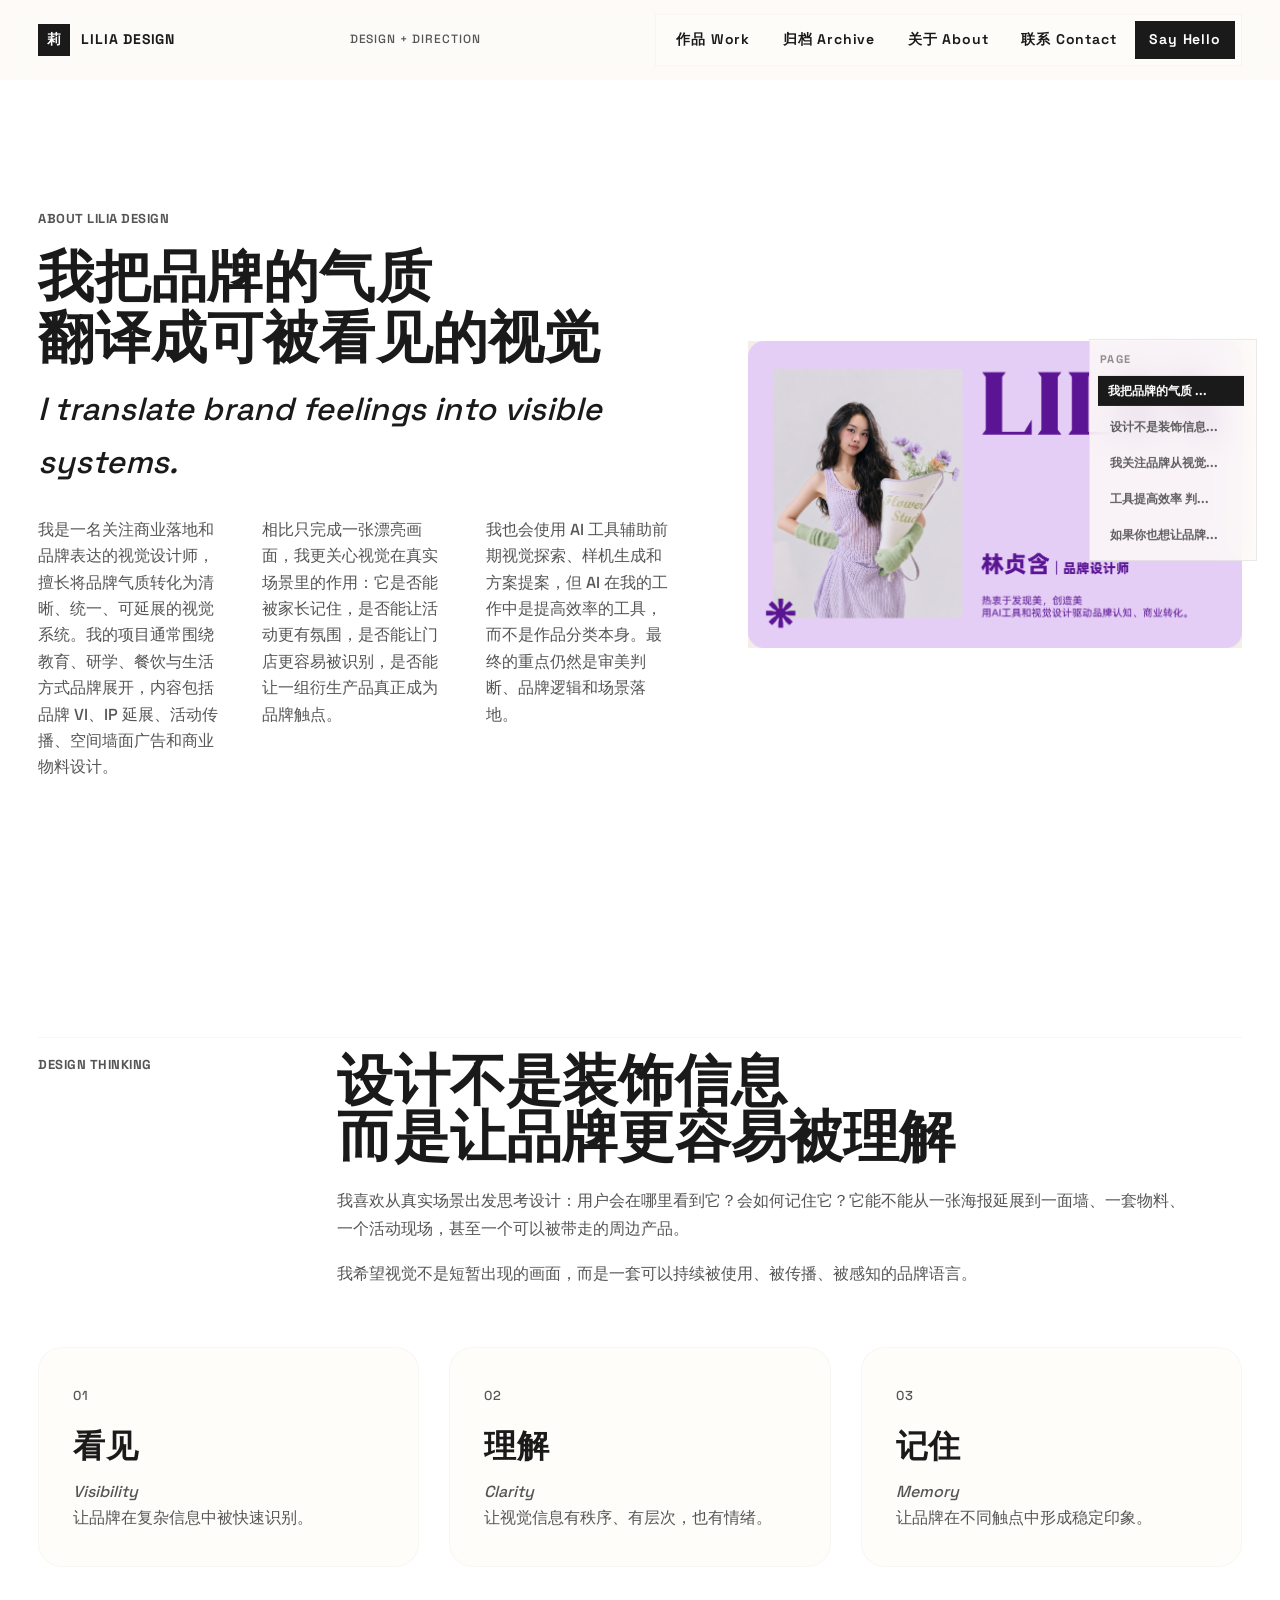
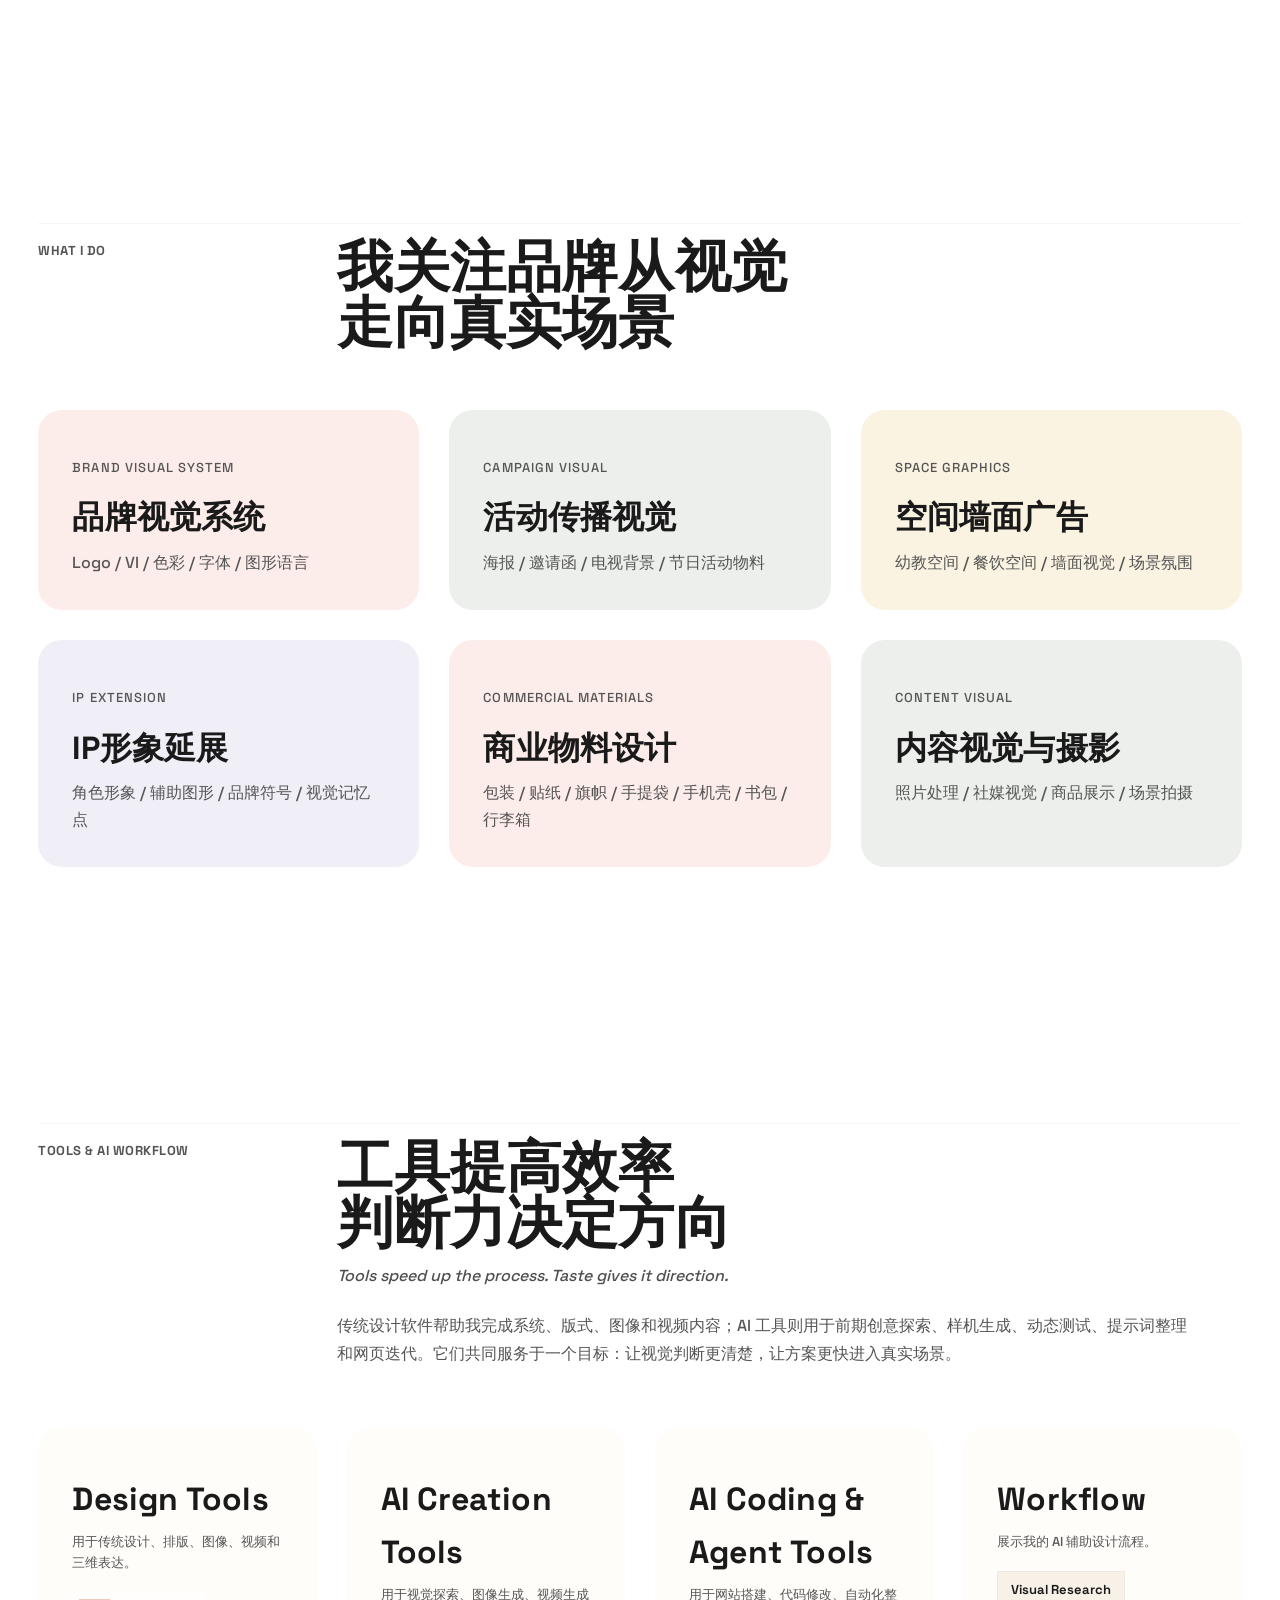
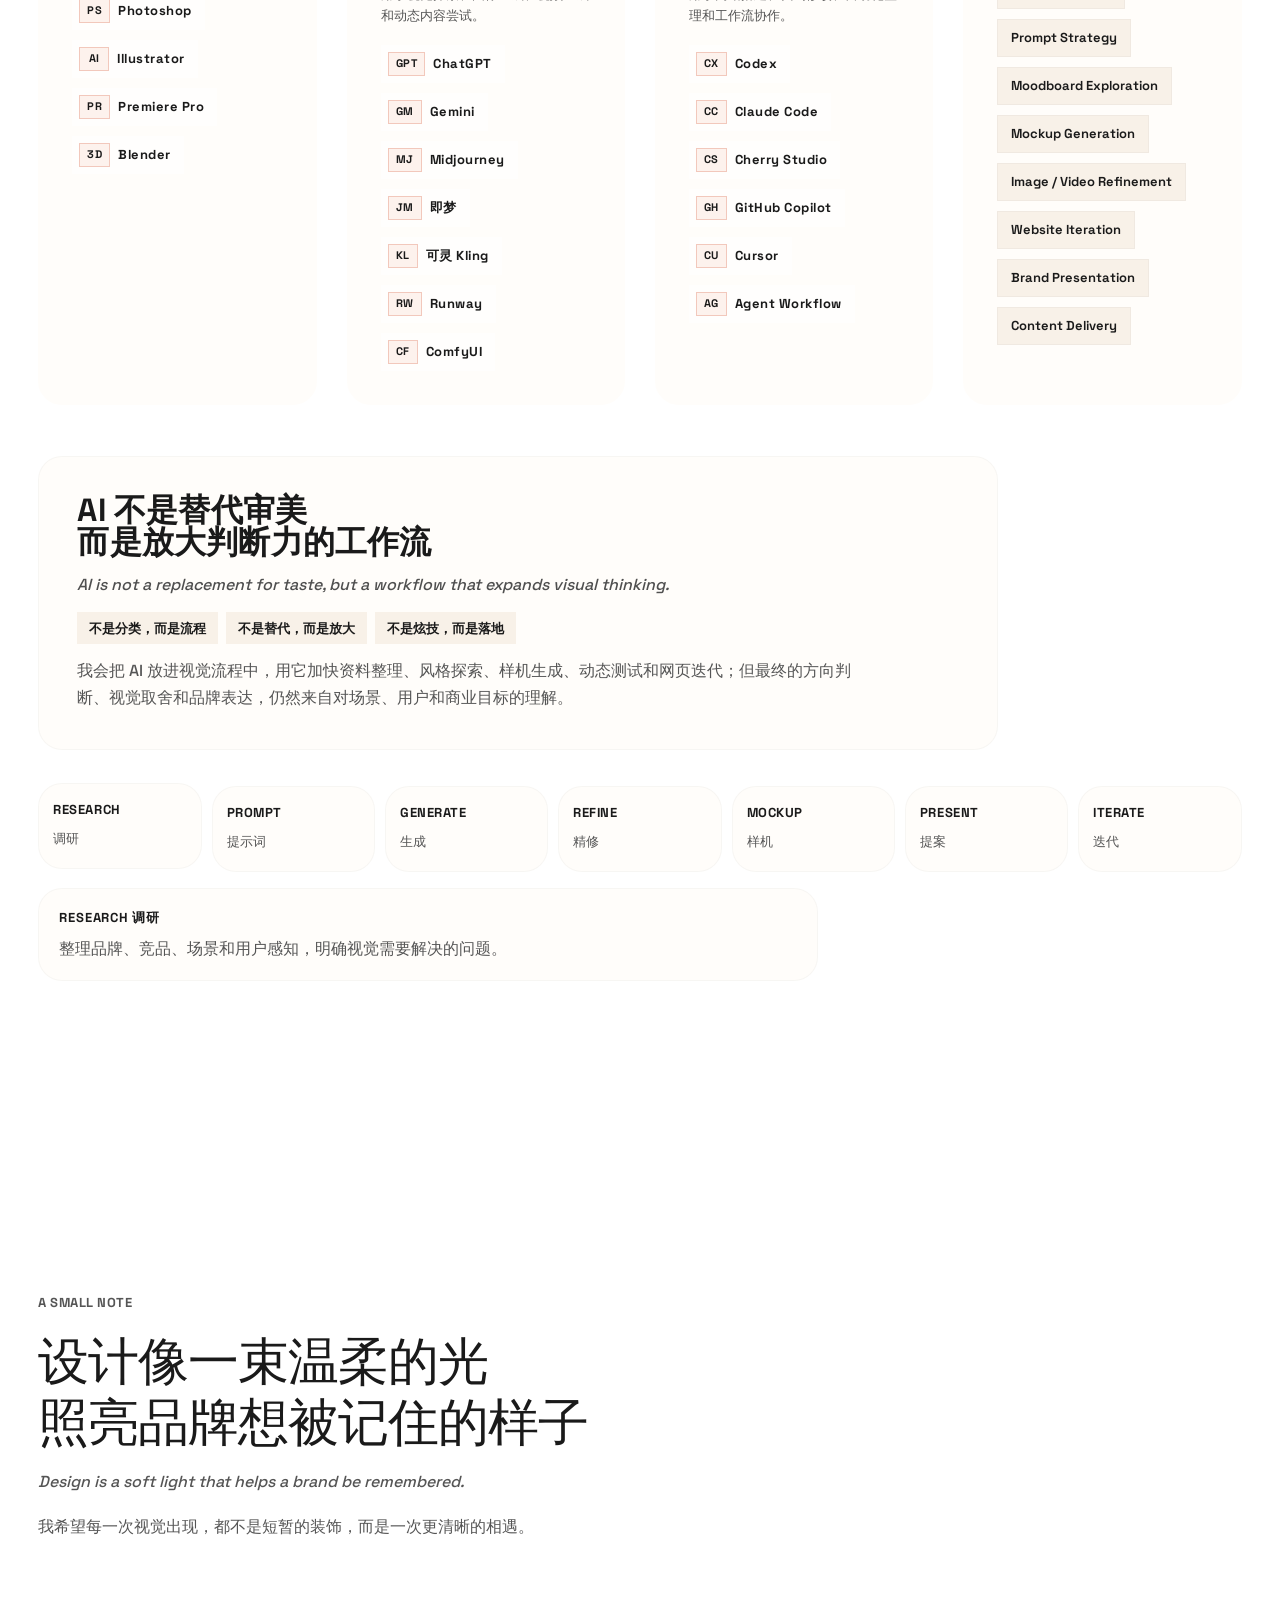
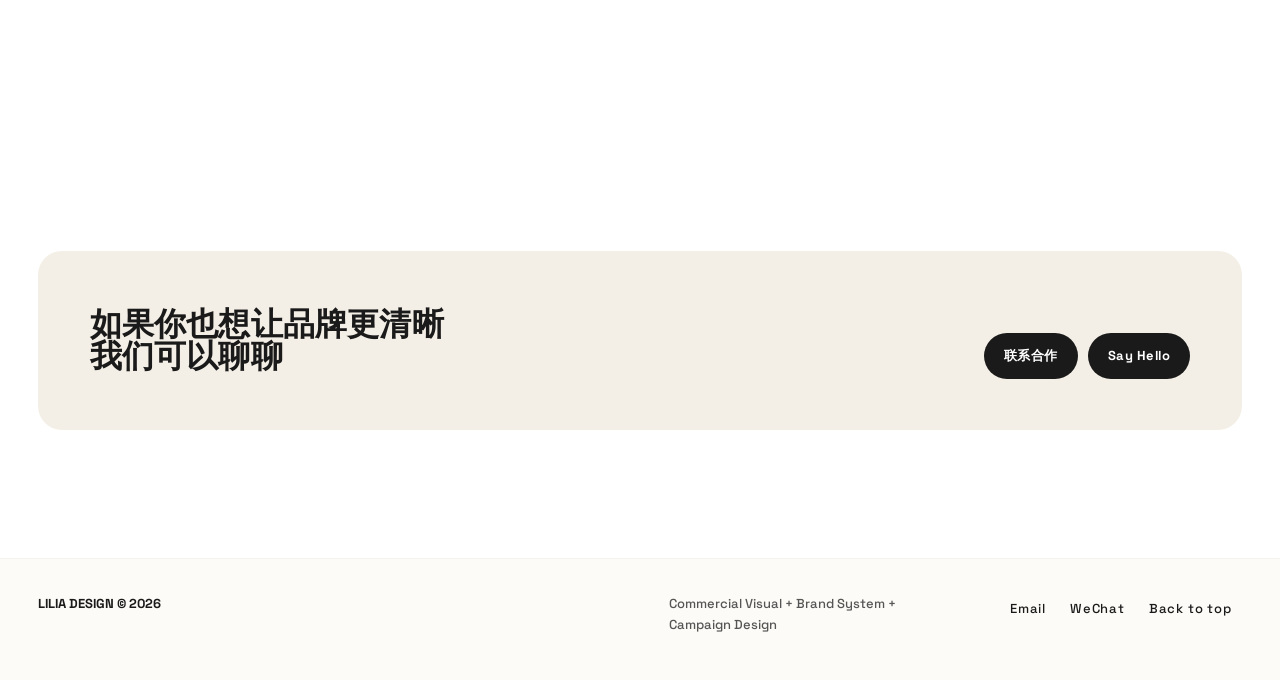
<file: about.html>
﻿<!doctype html>
<html lang="zh-CN">
  <head>
    <meta charset="utf-8">
    <meta name="viewport" content="width=device-width, initial-scale=1">
    <meta name="description" content="关于 LILIA DESIGN - 商业视觉设计师，专注品牌视觉、活动传播、空间物料与 AI 辅助商业视觉工作流。">
    <title>关于 About - LILIA DESIGN</title>
    <link rel="preconnect" href="https://fonts.googleapis.com">
    <link rel="preconnect" href="https://fonts.gstatic.com" crossorigin>
    <link href="https://fonts.googleapis.com/css2?family=Space+Grotesk:wght@400;500;600;700;800&display=swap" rel="stylesheet">
    <link rel="stylesheet" href="css/style.css">
    <link rel="stylesheet" href="css/content.css?v=visual-20260610">
    <link rel="stylesheet" href="css/neo-upgrade.css?v=20260610">
  </head>
  <body class="neo-bauhaus">
    <div class="site-shell">
      <header class="site-header">
        <a class="brand" href="index.html">
          <span class="brand-symbol">莉</span>
          <span>LILIA DESIGN</span>
        </a>
        <div class="header-center">Design + Direction</div>
        <button class="menu-toggle" type="button" aria-label="Open menu" aria-expanded="false">
          <span></span><span></span><span></span>
        </button>
        <nav class="site-nav" aria-label="Primary navigation">
          <a class="nav-link" href="index.html#works">作品 Work</a>
          <a class="nav-link" href="index.html#archive">归档 Archive</a>
          <a class="nav-link" href="about.html">关于 About</a>
          <a class="nav-link" href="contact.html">联系 Contact</a>
          <a class="nav-cta" href="index.html#contact">Say Hello</a>
        </nav>
      </header>

      <main class="main-content about-page" data-theme="default">
        <section class="about-hero section">
          <div class="about-hero-copy">
            <p class="eyebrow reveal">ABOUT LILIA DESIGN</p>
            <h1 class="about-title split-title reveal">
              <span>我把品牌的气质</span>
              <span>翻译成可被看见的视觉</span>
            </h1>
            <p class="about-subtitle reveal">I translate brand feelings into visible systems.</p>
            <div class="about-text-grid reveal">
              <p>我是一名关注商业落地和品牌表达的视觉设计师，擅长将品牌气质转化为清晰、统一、可延展的视觉系统。我的项目通常围绕教育、研学、餐饮与生活方式品牌展开，内容包括品牌 VI、IP 延展、活动传播、空间墙面广告和商业物料设计。</p>
              <p>相比只完成一张漂亮画面，我更关心视觉在真实场景里的作用：它是否能被家长记住，是否能让活动更有氛围，是否能让门店更容易被识别，是否能让一组衍生产品真正成为品牌触点。</p>
              <p>我也会使用 AI 工具辅助前期视觉探索、样机生成和方案提案，但 AI 在我的工作中是提高效率的工具，而不是作品分类本身。最终的重点仍然是审美判断、品牌逻辑和场景落地。</p>
            </div>
          </div>
          <figure class="about-visual-card reveal">
            <img
              src="assets/index-about.png"
              alt="Lilia Design about page visual"
              loading="eager"
            >
          </figure>
        </section>

        <section class="section about-thinking">
          <div class="section-header">
            <p class="section-kicker reveal">DESIGN THINKING</p>
            <div>
              <h2 class="section-title split-title reveal">
                <span>设计不是装饰信息</span>
                <span>而是让品牌更容易被理解</span>
              </h2>
              <div class="about-prose reveal">
                <p>我喜欢从真实场景出发思考设计：用户会在哪里看到它？会如何记住它？它能不能从一张海报延展到一面墙、一套物料、一个活动现场，甚至一个可以被带走的周边产品。</p>
                <p>我希望视觉不是短暂出现的画面，而是一套可以持续被使用、被传播、被感知的品牌语言。</p>
              </div>
            </div>
          </div>
          <div class="thinking-grid">
            <article class="thinking-card reveal"><span>01</span><h3>看见</h3><p class="card-en">Visibility</p><p>让品牌在复杂信息中被快速识别。</p></article>
            <article class="thinking-card reveal"><span>02</span><h3>理解</h3><p class="card-en">Clarity</p><p>让视觉信息有秩序、有层次，也有情绪。</p></article>
            <article class="thinking-card reveal"><span>03</span><h3>记住</h3><p class="card-en">Memory</p><p>让品牌在不同触点中形成稳定印象。</p></article>
          </div>
        </section>

        <section class="section about-services">
          <div class="section-header">
            <p class="section-kicker reveal">WHAT I DO</p>
            <h2 class="section-title split-title reveal">
              <span>我关注品牌从视觉</span>
              <span>走向真实场景</span>
            </h2>
          </div>
          <div class="service-grid">
            <article class="service-card reveal"><p>Brand Visual System</p><h3>品牌视觉系统</h3><span>Logo / VI / 色彩 / 字体 / 图形语言</span></article>
            <article class="service-card reveal"><p>Campaign Visual</p><h3>活动传播视觉</h3><span>海报 / 邀请函 / 电视背景 / 节日活动物料</span></article>
            <article class="service-card reveal"><p>Space Graphics</p><h3>空间墙面广告</h3><span>幼教空间 / 餐饮空间 / 墙面视觉 / 场景氛围</span></article>
            <article class="service-card reveal"><p>IP Extension</p><h3>IP形象延展</h3><span>角色形象 / 辅助图形 / 品牌符号 / 视觉记忆点</span></article>
            <article class="service-card reveal"><p>Commercial Materials</p><h3>商业物料设计</h3><span>包装 / 贴纸 / 旗帜 / 手提袋 / 手机壳 / 书包 / 行李箱</span></article>
            <article class="service-card reveal"><p>Content Visual</p><h3>内容视觉与摄影</h3><span>照片处理 / 社媒视觉 / 商品展示 / 场景拍摄</span></article>
          </div>
        </section>

        <section class="section about-tools">
          <div class="section-header">
            <p class="section-kicker reveal">TOOLS & AI WORKFLOW</p>
            <div>
              <h2 class="section-title split-title reveal">
                <span>工具提高效率</span>
                <span>判断力决定方向</span>
              </h2>
              <p class="section-subtitle reveal">Tools speed up the process. Taste gives it direction.</p>
              <div class="about-prose reveal">
                <p>传统设计软件帮助我完成系统、版式、图像和视频内容；AI 工具则用于前期创意探索、样机生成、动态测试、提示词整理和网页迭代。它们共同服务于一个目标：让视觉判断更清楚，让方案更快进入真实场景。</p>
              </div>
            </div>
          </div>

          <div class="tool-groups expanded-tools">
            <article class="tool-group reveal" data-theme-trigger="brand">
              <h3>Design Tools</h3>
              <p>用于传统设计、排版、图像、视频和三维表达。</p>
              <div class="tool-list">
                <span class="tool-pill" data-tooltip="图像处理与视觉合成" data-cursor="Tool"><span class="tool-badge">PS</span><span>Photoshop</span></span>
                <span class="tool-pill" data-tooltip="矢量图形与品牌系统" data-cursor="Tool"><span class="tool-badge">AI</span><span>Illustrator</span></span>
                <span class="tool-pill" data-tooltip="视频剪辑与活动内容" data-cursor="Tool"><span class="tool-badge">PR</span><span>Premiere Pro</span></span>
                <span class="tool-pill" data-tooltip="三维辅助视觉与空间预览" data-cursor="Tool"><span class="tool-badge">3D</span><span>Blender</span></span>
              </div>
            </article>
            <article class="tool-group reveal" data-theme-trigger="ai">
              <h3>AI Creation Tools</h3>
              <p>用于视觉探索、图像生成、视频生成和动态内容尝试。</p>
              <div class="tool-list">
                <span class="tool-pill" data-tooltip="文本整理、方案结构与提示词" data-cursor="AI"><span class="tool-badge">GPT</span><span>ChatGPT</span></span>
                <span class="tool-pill" data-tooltip="资料整理与多模态辅助" data-cursor="AI"><span class="tool-badge">GM</span><span>Gemini</span></span>
                <span class="tool-pill" data-tooltip="视觉风格探索" data-cursor="AI"><span class="tool-badge">MJ</span><span>Midjourney</span></span>
                <span class="tool-pill" data-tooltip="图像生成与视觉概念" data-cursor="AI"><span class="tool-badge">JM</span><span>即梦</span></span>
                <span class="tool-pill" data-tooltip="AI 动画与视频尝试" data-cursor="AI"><span class="tool-badge">KL</span><span>可灵 Kling</span></span>
                <span class="tool-pill" data-tooltip="AI 视频和动态测试" data-cursor="AI"><span class="tool-badge">RW</span><span>Runway</span></span>
                <span class="tool-pill" data-tooltip="图像流程和节点式生成" data-cursor="AI"><span class="tool-badge">CF</span><span>ComfyUI</span></span>
              </div>
            </article>
            <article class="tool-group reveal" data-theme-trigger="space">
              <h3>AI Coding & Agent Tools</h3>
              <p>用于网站搭建、代码修改、自动化整理和工作流协作。</p>
              <div class="tool-list">
                <span class="tool-pill" data-tooltip="网站代码修改和自动化开发" data-cursor="Tool"><span class="tool-badge">CX</span><span>Codex</span></span>
                <span class="tool-pill" data-tooltip="代码理解与协作修改" data-cursor="Tool"><span class="tool-badge">CC</span><span>Claude Code</span></span>
                <span class="tool-pill" data-tooltip="多模型工作台和提示词管理" data-cursor="Tool"><span class="tool-badge">CS</span><span>Cherry Studio</span></span>
                <span class="tool-pill" data-tooltip="代码补全与辅助开发" data-cursor="Tool"><span class="tool-badge">GH</span><span>GitHub Copilot</span></span>
                <span class="tool-pill" data-tooltip="AI 辅助编辑器" data-cursor="Tool"><span class="tool-badge">CU</span><span>Cursor</span></span>
                <span class="tool-pill" data-tooltip="任务拆解、执行和迭代" data-cursor="Step"><span class="tool-badge">AG</span><span>Agent Workflow</span></span>
              </div>
            </article>
            <article class="tool-group reveal" data-theme-trigger="campaign">
              <h3>Workflow</h3>
              <p>展示我的 AI 辅助设计流程。</p>
              <div class="tool-list workflow-list">
                <span>Visual Research</span>
                <span>Prompt Strategy</span>
                <span>Moodboard Exploration</span>
                <span>Mockup Generation</span>
                <span>Image / Video Refinement</span>
                <span>Website Iteration</span>
                <span>Brand Presentation</span>
                <span>Content Delivery</span>
              </div>
            </article>
          </div>

          <div class="agent-note reveal">
            <h3 class="split-title">
              <span>AI 不是替代审美</span>
              <span>而是放大判断力的工作流</span>
            </h3>
            <p class="section-subtitle">AI is not a replacement for taste, but a workflow that expands visual thinking.</p>
            <div class="principle-tags" aria-label="AI workflow principles">
              <span>不是分类，而是流程</span>
              <span>不是替代，而是放大</span>
              <span>不是炫技，而是落地</span>
            </div>
            <p>我会把 AI 放进视觉流程中，用它加快资料整理、风格探索、样机生成、动态测试和网页迭代；但最终的方向判断、视觉取舍和品牌表达，仍然来自对场景、用户和商业目标的理解。</p>
          </div>

          <div class="agent-flow reveal" aria-label="Agent workflow">
            <button class="flow-step is-active" type="button" data-flow-step="Research" data-flow-desc="整理品牌、竞品、场景和用户感知，明确视觉需要解决的问题。" data-cursor="Step"><span>Research</span><small>调研</small></button>
            <button class="flow-step" type="button" data-flow-step="Prompt" data-flow-desc="把模糊需求转化为可执行的视觉指令，明确风格、场景、比例、材质和输出目标。" data-cursor="Step"><span>Prompt</span><small>提示词</small></button>
            <button class="flow-step" type="button" data-flow-step="Generate" data-flow-desc="快速探索多种画面方向，获得更丰富的视觉可能性。" data-cursor="Step"><span>Generate</span><small>生成</small></button>
            <button class="flow-step" type="button" data-flow-step="Refine" data-flow-desc="筛选、修正、重组视觉元素，让画面更接近品牌气质。" data-cursor="Step"><span>Refine</span><small>精修</small></button>
            <button class="flow-step" type="button" data-flow-step="Mockup" data-flow-desc="将视觉放入包装、空间、活动物料和网页场景中，验证真实落地效果。" data-cursor="Step"><span>Mockup</span><small>样机</small></button>
            <button class="flow-step" type="button" data-flow-step="Present" data-flow-desc="把设计逻辑整理成客户和团队都能理解的方案。" data-cursor="Step"><span>Present</span><small>提案</small></button>
            <button class="flow-step" type="button" data-flow-step="Iterate" data-flow-desc="根据反馈继续优化，让视觉系统更稳定、更适合使用。" data-cursor="Step"><span>Iterate</span><small>迭代</small></button>
          </div>
          <div class="flow-detail reveal" aria-live="polite">
            <span>Research 调研</span>
            <p>整理品牌、竞品、场景和用户感知，明确视觉需要解决的问题。</p>
          </div>
        </section>

        <section class="section poetic-closing note-section">
          <div class="light-beam" aria-hidden="true"></div>
          <p class="section-kicker reveal">A SMALL NOTE</p>
          <blockquote class="reveal">
            <p class="split-title">
              <span>设计像一束温柔的光</span>
              <span>照亮品牌想被记住的样子</span>
            </p>
            <cite>Design is a soft light that helps a brand be remembered.</cite>
          </blockquote>
          <p class="closing-note reveal">我希望每一次视觉出现，都不是短暂的装饰，而是一次更清晰的相遇。</p>
        </section>

        <section class="section about-contact">
          <div class="contact-panel reveal">
            <h2 class="split-title">
              <span>如果你也想让品牌更清晰</span>
              <span>我们可以聊聊</span>
            </h2>
            <div class="hero-actions">
              <a class="button button-primary" href="contact.html" data-cursor="Go">联系合作</a>
              <a class="button button-secondary" href="index.html#contact" data-cursor="Go">Say Hello</a>
            </div>
          </div>
        </section>
      </main>

      <footer class="site-footer">
        <div class="footer-inner">
          <strong>LILIA DESIGN © 2026</strong>
          <p>Commercial Visual + Brand System + Campaign Design</p>
          <div class="footer-links">
            <a class="text-link" href="contact.html">Email</a>
            <a class="text-link" href="index.html#contact">WeChat</a>
            <a class="text-link" href="#">Back to top</a>
          </div>
        </div>
      </footer>
    </div>

    <script src="data/projects.js"></script>
    <script src="js/main.js?v=visual-20260610"></script>
    <script src="js/animations.js?v=visual-20260610"></script>
  </body>
</html>
</file>
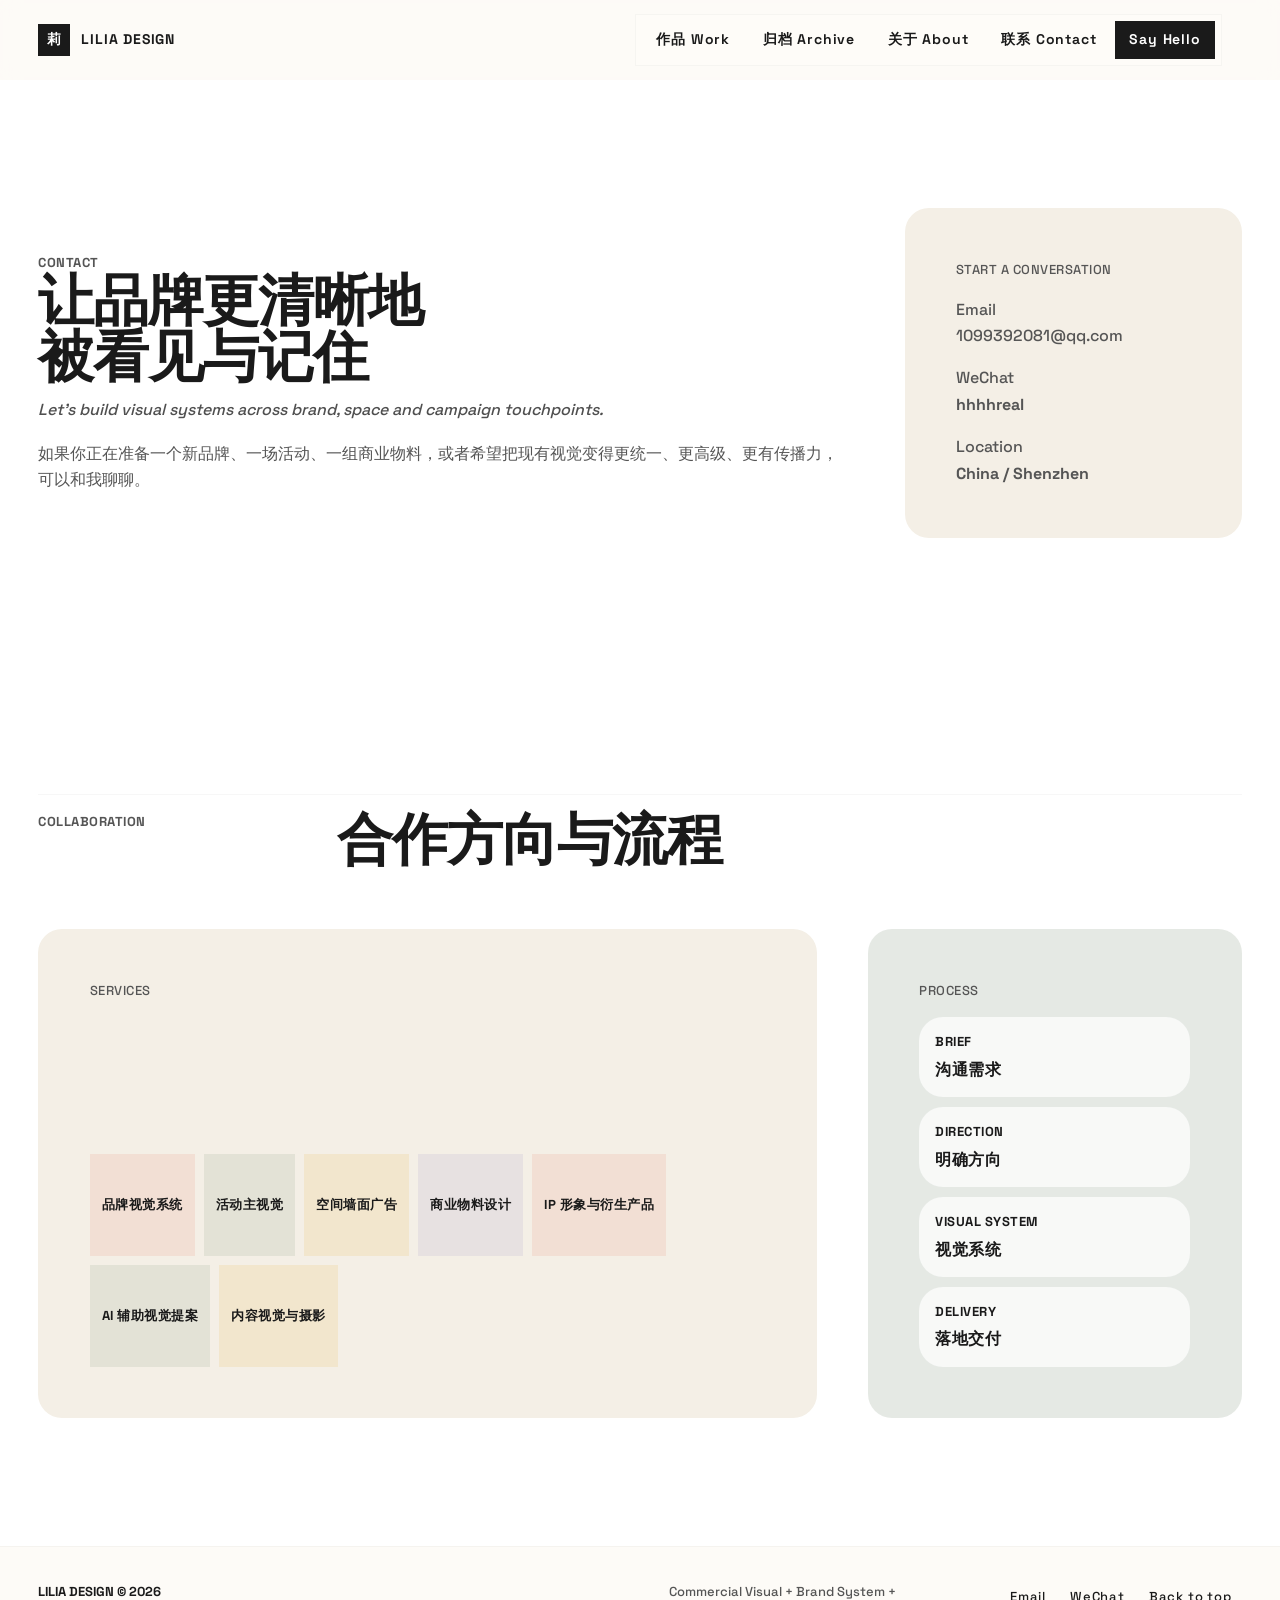
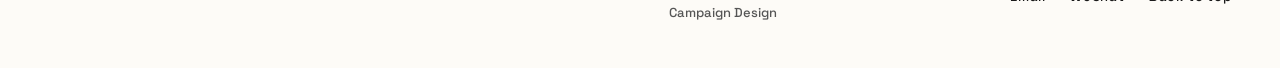
<file: contact.html>
﻿<!doctype html>
<html lang="zh-CN">
  <head>
    <meta charset="utf-8">
    <meta name="viewport" content="width=device-width, initial-scale=1">
    <meta name="description" content="联系 LILIA DESIGN，合作品牌视觉系统、活动主视觉、空间墙面广告与商业物料设计。">
    <title>联系 Contact - LILIA DESIGN</title>
    <link rel="preconnect" href="https://fonts.googleapis.com">
    <link rel="preconnect" href="https://fonts.gstatic.com" crossorigin>
    <link href="https://fonts.googleapis.com/css2?family=Space+Grotesk:wght@400;500;600;700;800&display=swap" rel="stylesheet">
    <link rel="stylesheet" href="css/style.css">
    <link rel="stylesheet" href="css/content.css?v=visual-20260610">
    <link rel="stylesheet" href="css/neo-upgrade.css?v=20260610">
  </head>
  <body class="neo-bauhaus">
    <div class="site-shell">
      <header class="site-header">
        <a class="brand" href="index.html" aria-label="LILIA DESIGN home">
          <span class="brand-symbol">莉</span>
          <span>LILIA DESIGN</span>
        </a>
        <nav class="site-nav" aria-label="Primary navigation">
          <a class="nav-link" href="index.html#works">作品 Work</a>
          <a class="nav-link" href="index.html#archive">归档 Archive</a>
          <a class="nav-link" href="about.html">关于 About</a>
          <a class="nav-link" href="contact.html">联系 Contact</a>
          <a class="nav-cta" href="index.html#contact">Say Hello</a>
        </nav>
        <button class="menu-toggle" type="button" aria-label="Open menu" aria-expanded="false">
          <span></span><span></span><span></span>
        </button>
      </header>

      <main class="main-content contact-page">
        <section class="section contact-hero">
          <div class="contact-hero-copy reveal">
            <p class="eyebrow">CONTACT</p>
            <h1 class="contact-title split-title">
              <span>让品牌更清晰地</span>
              <span>被看见与记住</span>
            </h1>
            <p class="section-subtitle">Let’s build visual systems across brand, space and campaign touchpoints.</p>
            <p class="section-copy">如果你正在准备一个新品牌、一场活动、一组商业物料，或者希望把现有视觉变得更统一、更高级、更有传播力，可以和我聊聊。</p>
          </div>
          <aside class="contact-card contact-page-card reveal">
            <p class="section-kicker">Start A Conversation</p>
            <p class="contact-method">Email<br><a href="mailto:1099392081@qq.com" data-cursor="Email">1099392081@qq.com</a></p>
            <p class="contact-method">WeChat<br><strong>hhhhreal</strong></p>
            <p class="contact-method">Location<br><strong>China / Shenzhen</strong></p>
          </aside>
        </section>

        <section class="section contact-detail">
          <div class="section-header reveal">
            <span class="section-kicker">COLLABORATION</span>
            <h2 class="small-title">合作方向与流程</h2>
          </div>
          <div class="contact-grid">
            <div class="contact-card reveal">
              <p class="section-kicker">Services</p>
              <div class="contact-tags">
                <span>品牌视觉系统</span>
                <span>活动主视觉</span>
                <span>空间墙面广告</span>
                <span>商业物料设计</span>
                <span>IP 形象与衍生产品</span>
                <span>AI 辅助视觉提案</span>
                <span>内容视觉与摄影</span>
              </div>
            </div>
            <div class="contact-card reveal">
              <p class="section-kicker">Process</p>
              <div class="collab-steps">
                <span><strong>Brief</strong> 沟通需求</span>
                <span><strong>Direction</strong> 明确方向</span>
                <span><strong>Visual System</strong> 视觉系统</span>
                <span><strong>Delivery</strong> 落地交付</span>
              </div>
            </div>
          </div>
        </section>
      </main>

      <footer class="site-footer">
        <div class="footer-inner">
          <strong>LILIA DESIGN © 2026</strong>
          <p>Commercial Visual + Brand System + Campaign Design</p>
          <nav class="footer-links" aria-label="Footer navigation">
            <a class="text-link" href="mailto:1099392081@qq.com">Email</a>
            <a class="text-link" href="index.html#contact">WeChat</a>
            <a class="text-link" href="index.html#top">Back to top</a>
          </nav>
        </div>
      </footer>
    </div>

    <script src="data/projects.js"></script>
    <script src="js/main.js?v=visual-20260610"></script>
    <script src="js/animations.js?v=visual-20260610"></script>
  </body>
</html>
</file>
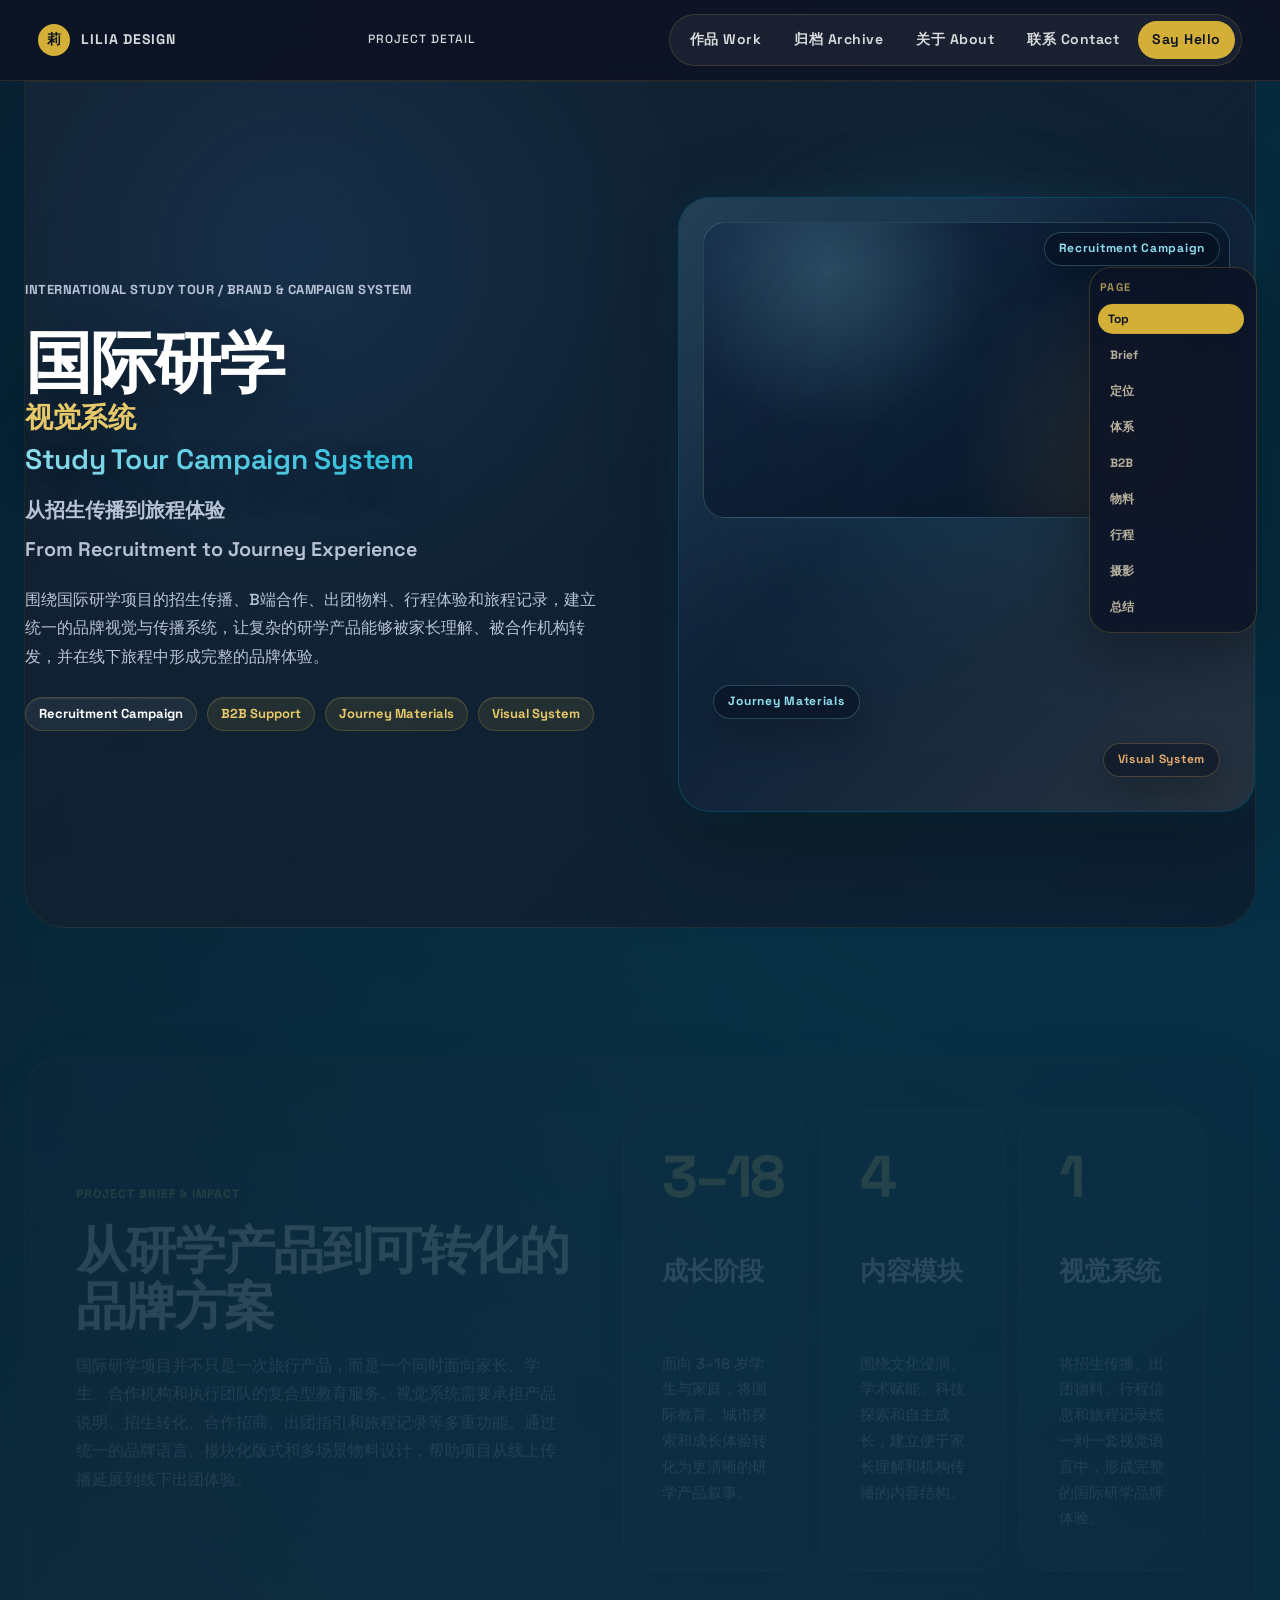
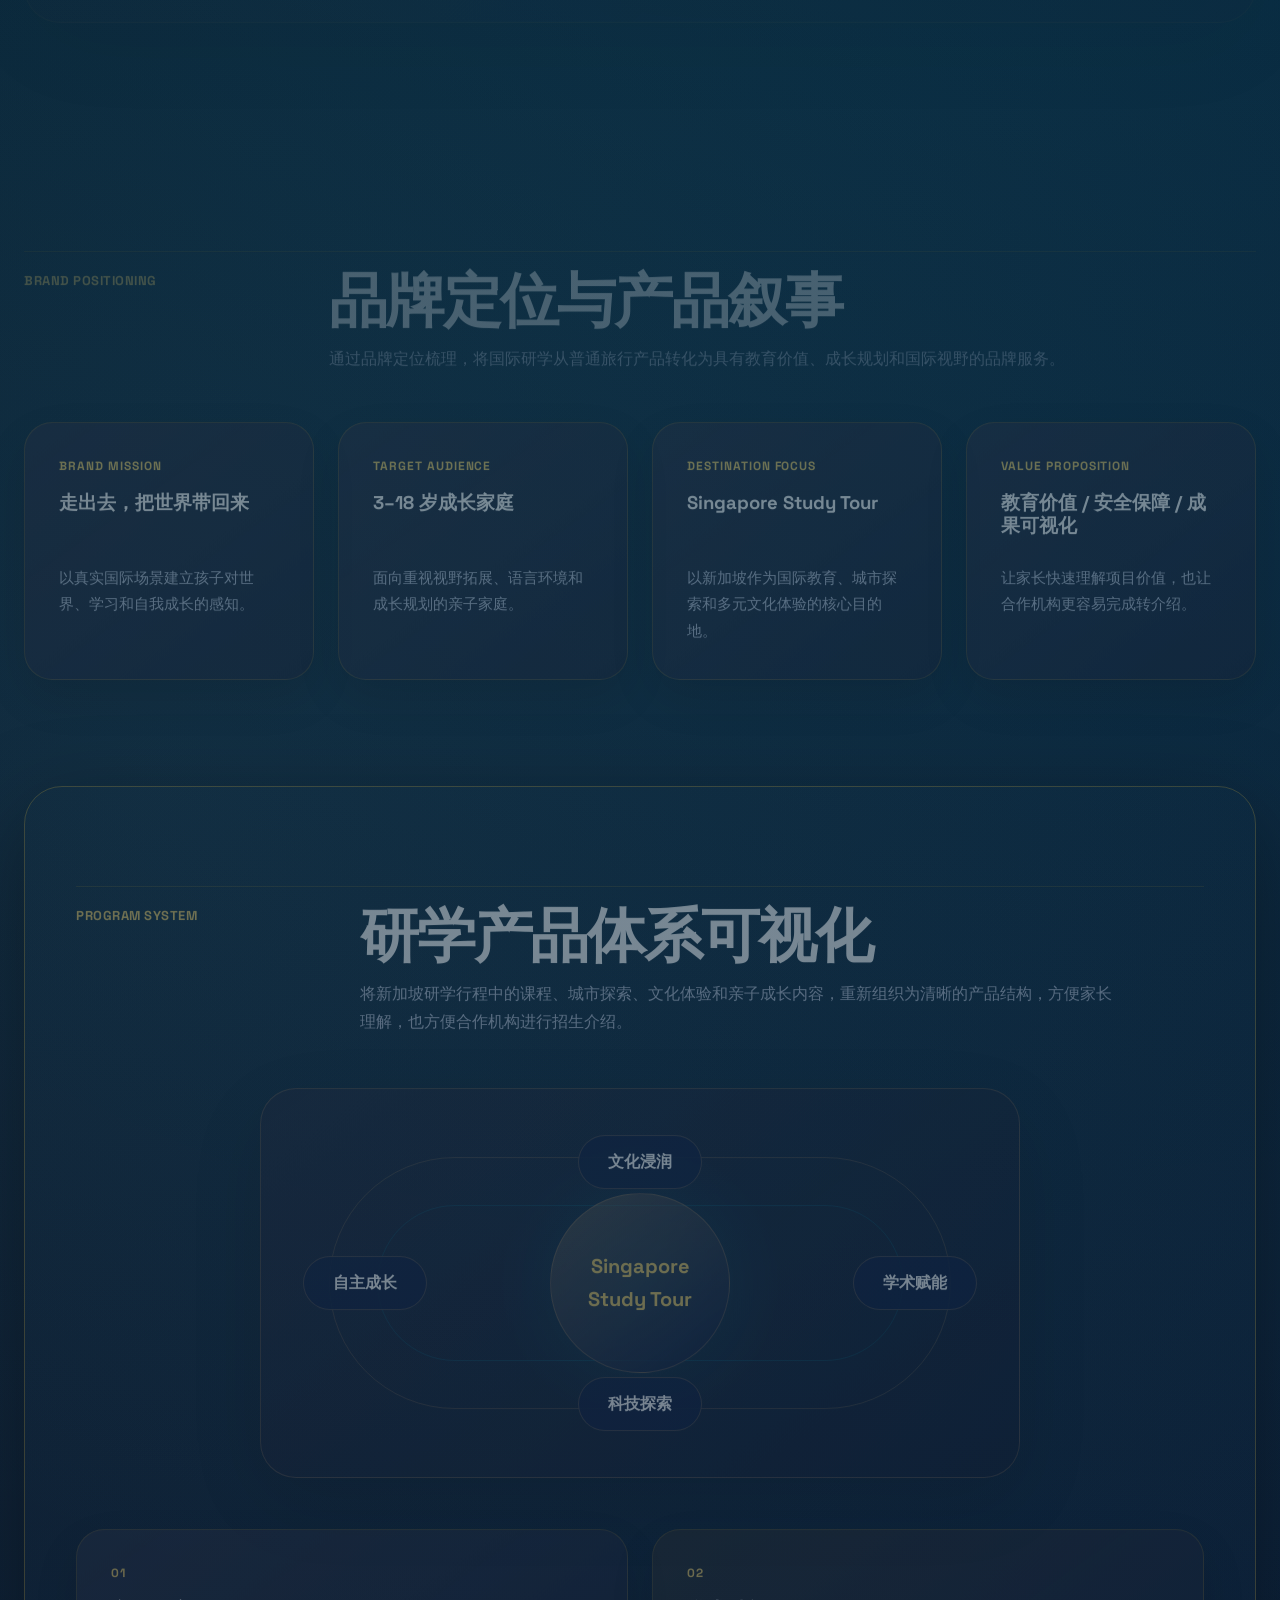
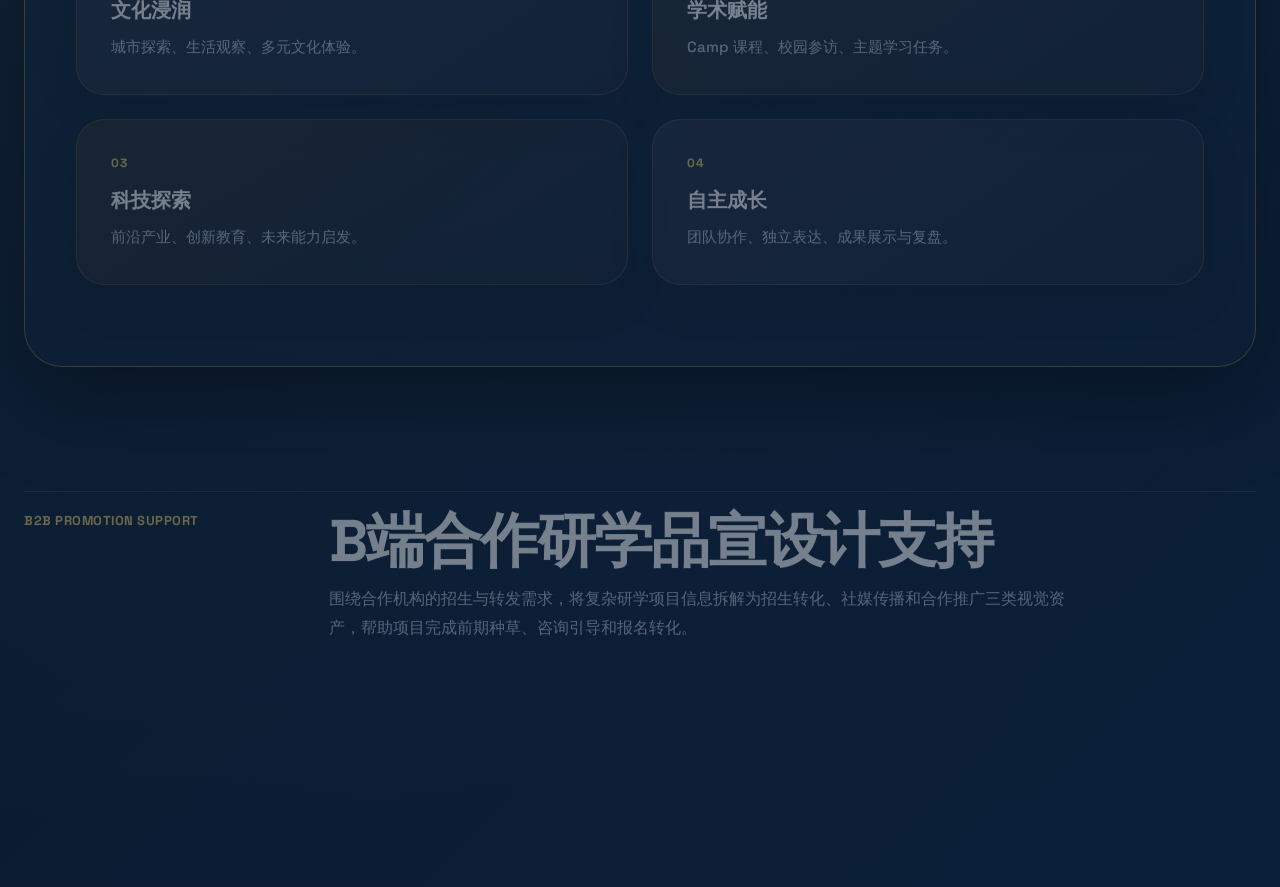
<file: project-ai-visual.html>
﻿<!doctype html>
<html lang="zh-CN">
  <head>
    <meta charset="utf-8">
    <meta name="viewport" content="width=device-width, initial-scale=1">
    <meta http-equiv="refresh" content="0; url=project-study-tour.html">
    <title>国际研学品牌衍生物料系统 - LILIA DESIGN</title>
    <link rel="stylesheet" href="css/style.css">
    <link rel="stylesheet" href="css/content.css?v=motion-20260609">
  </head>
  <body>
    <main class="page-hero">
      <p class="eyebrow">PROJECT MOVED</p>
      <h1>国际研学品牌衍生物料系统</h1>
      <p class="section-copy">这个项目已整理到新的详情页：<a class="text-link" href="project-study-tour.html">查看项目</a></p>
    </main>
  </body>
</html>
</file>
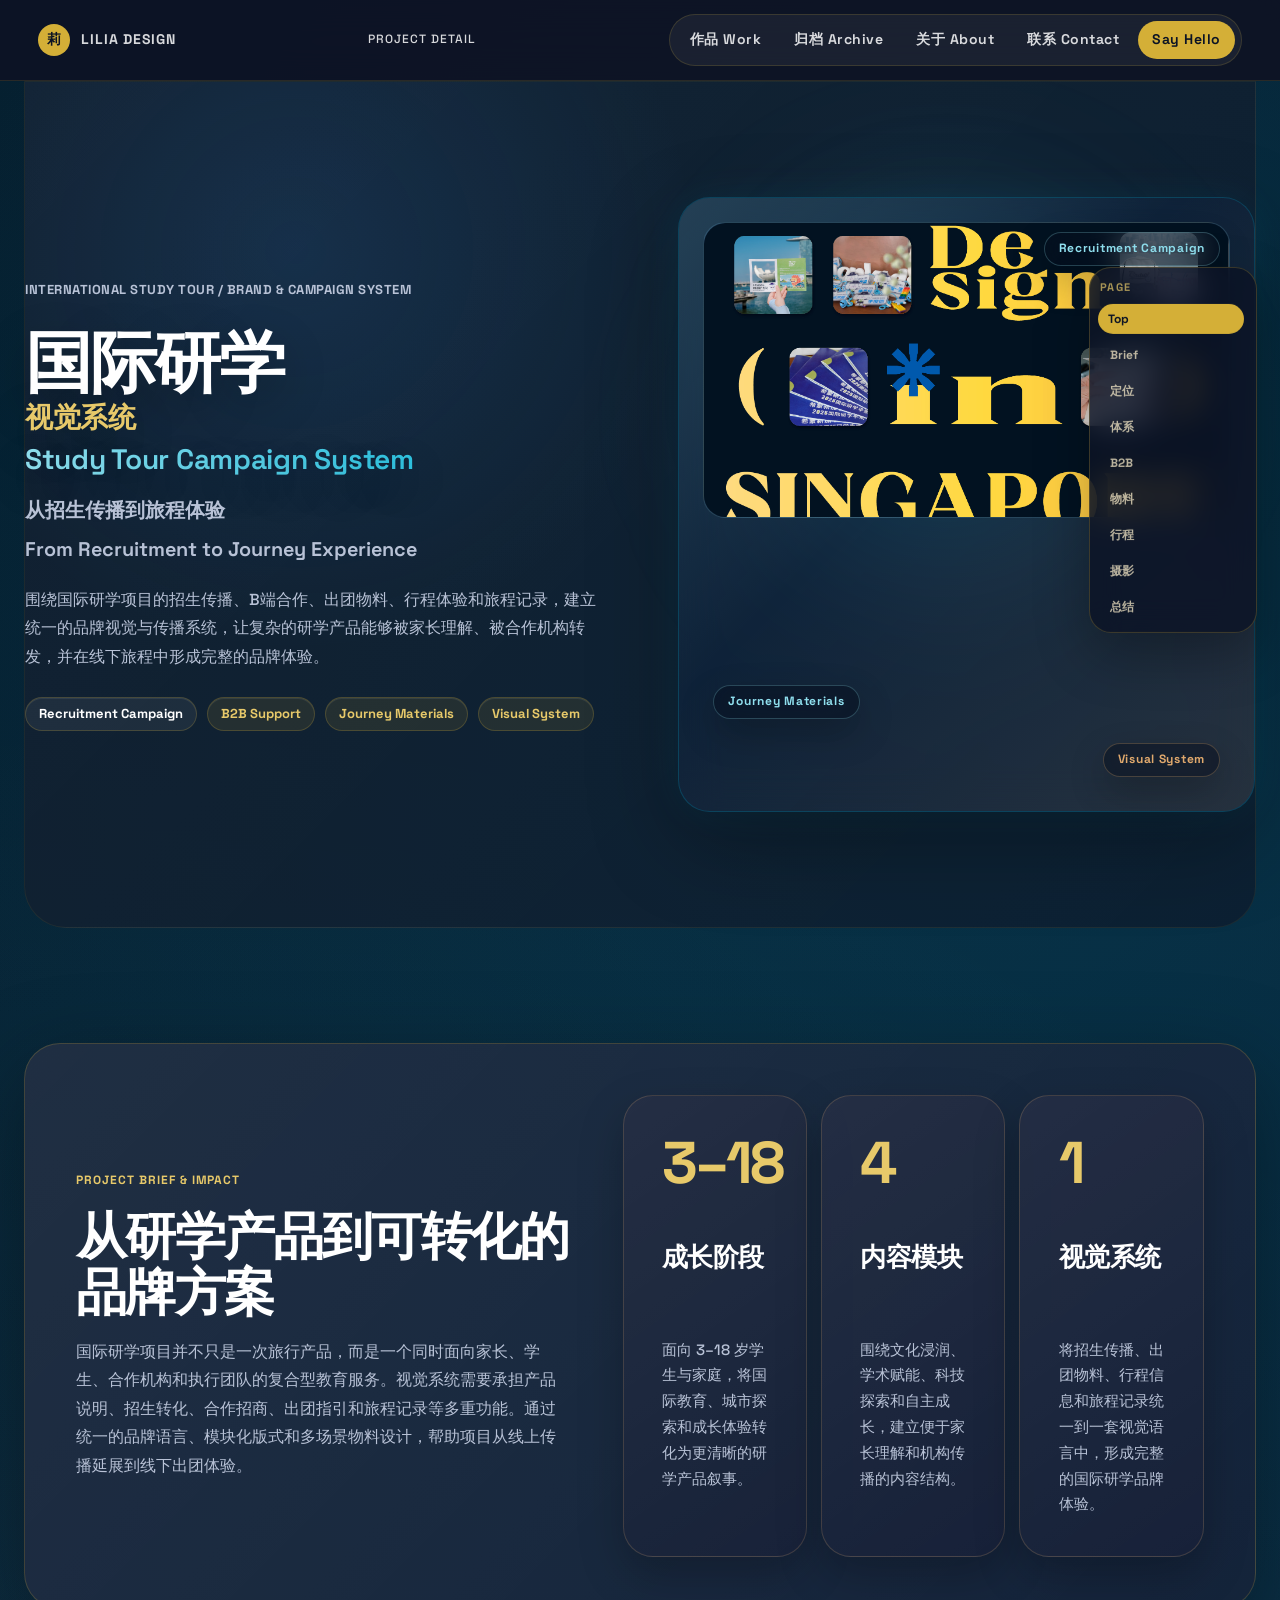
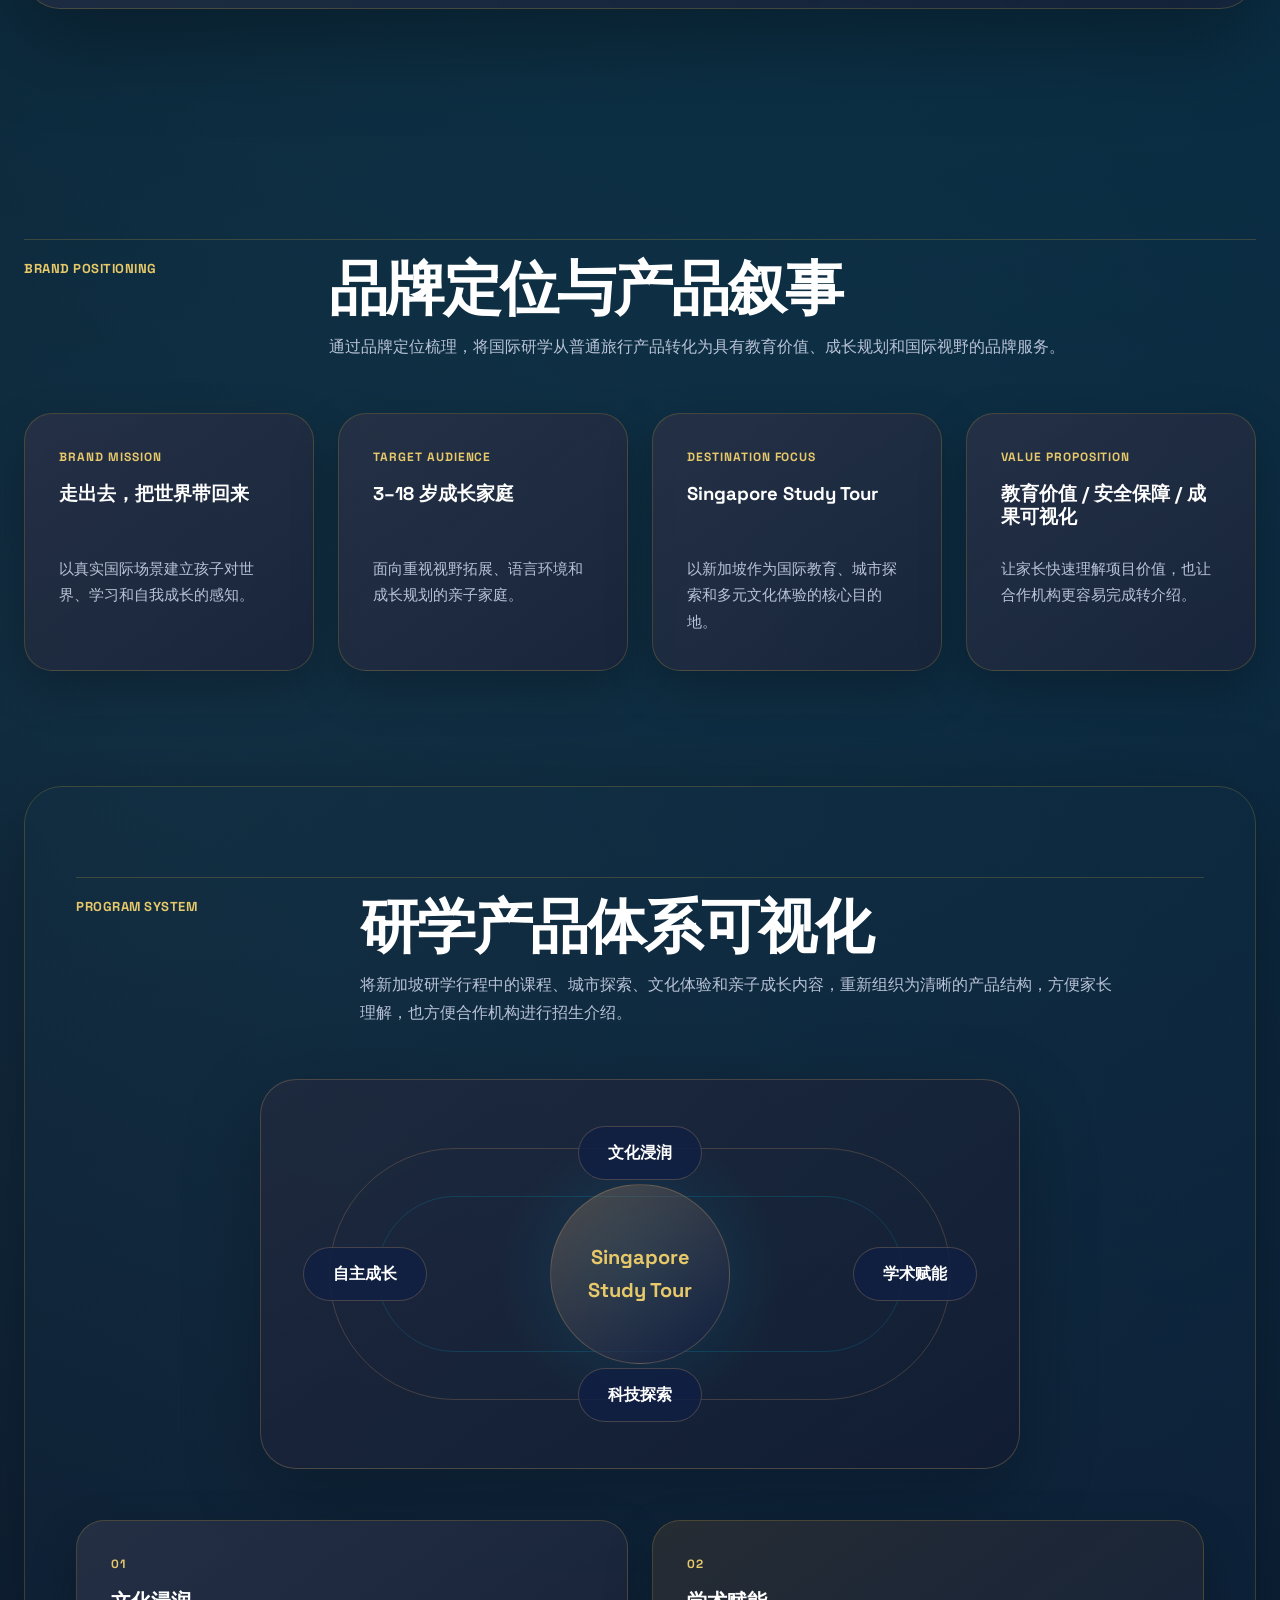
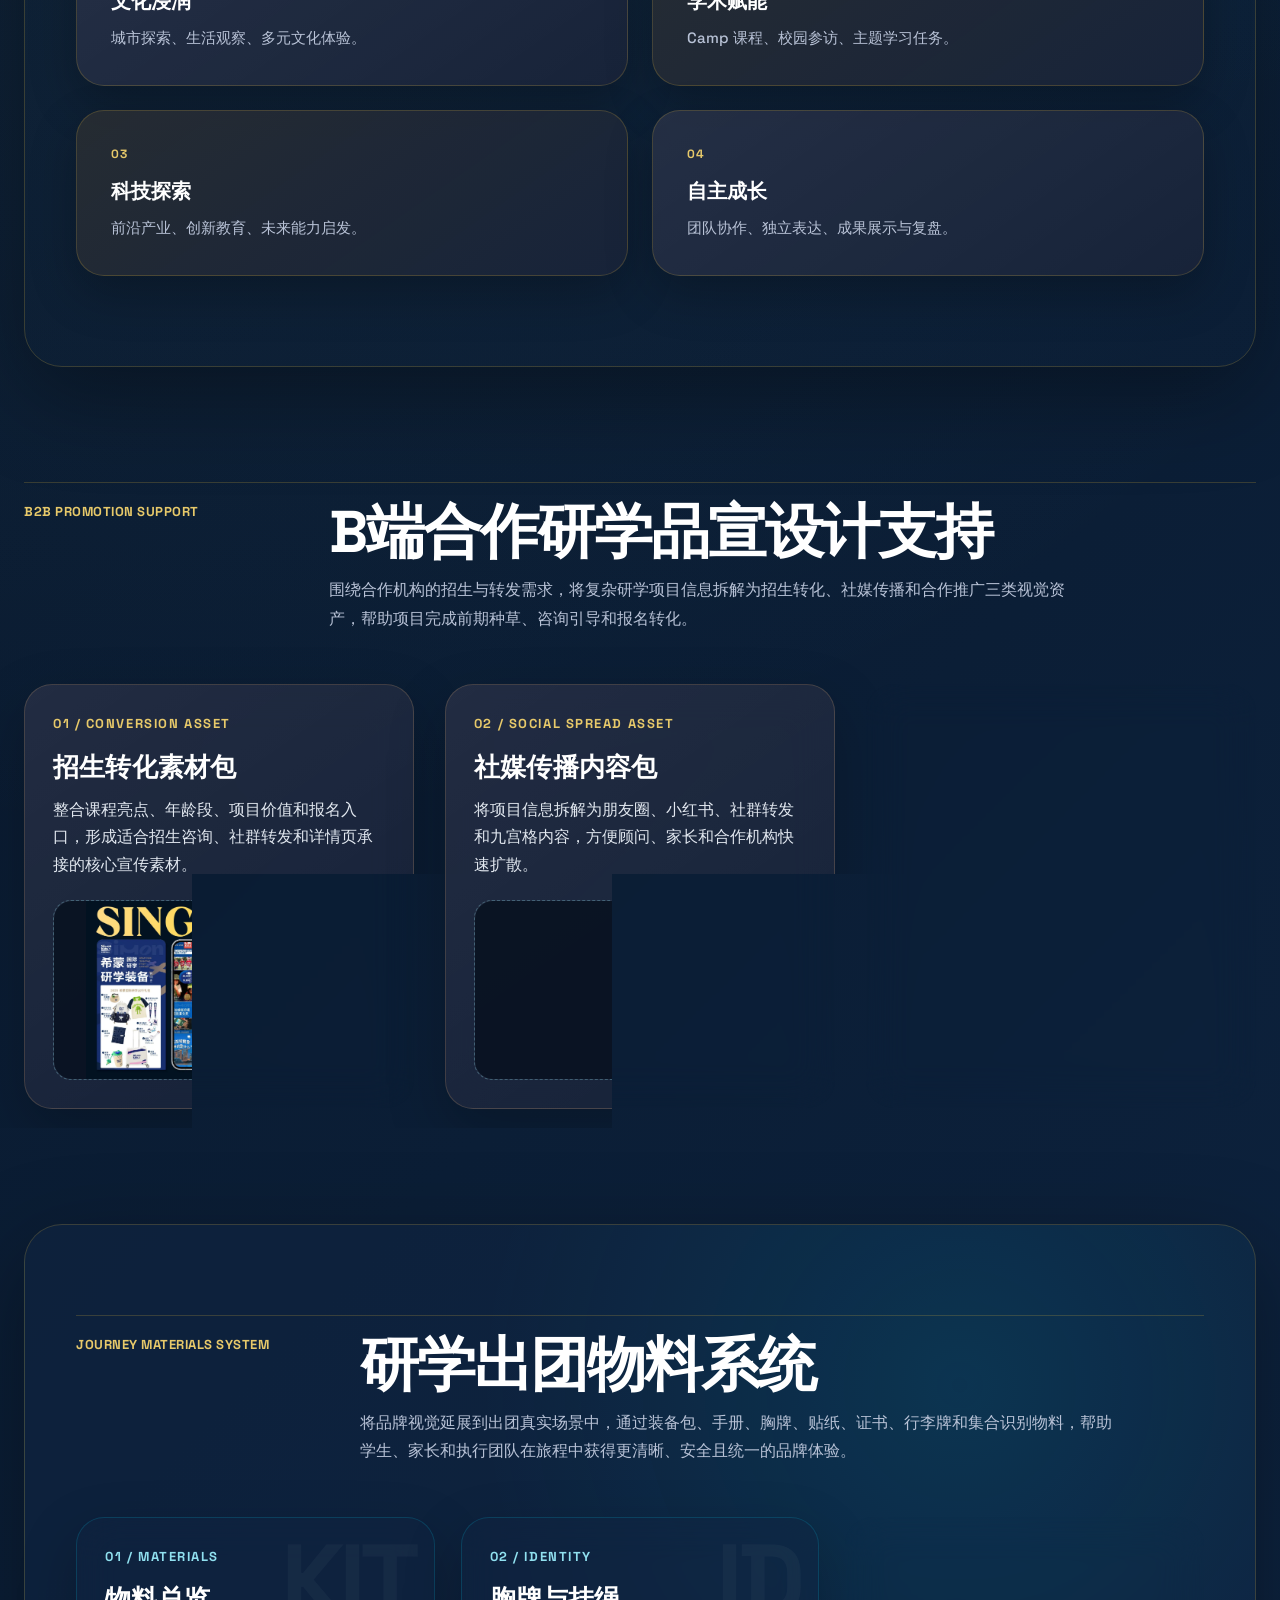
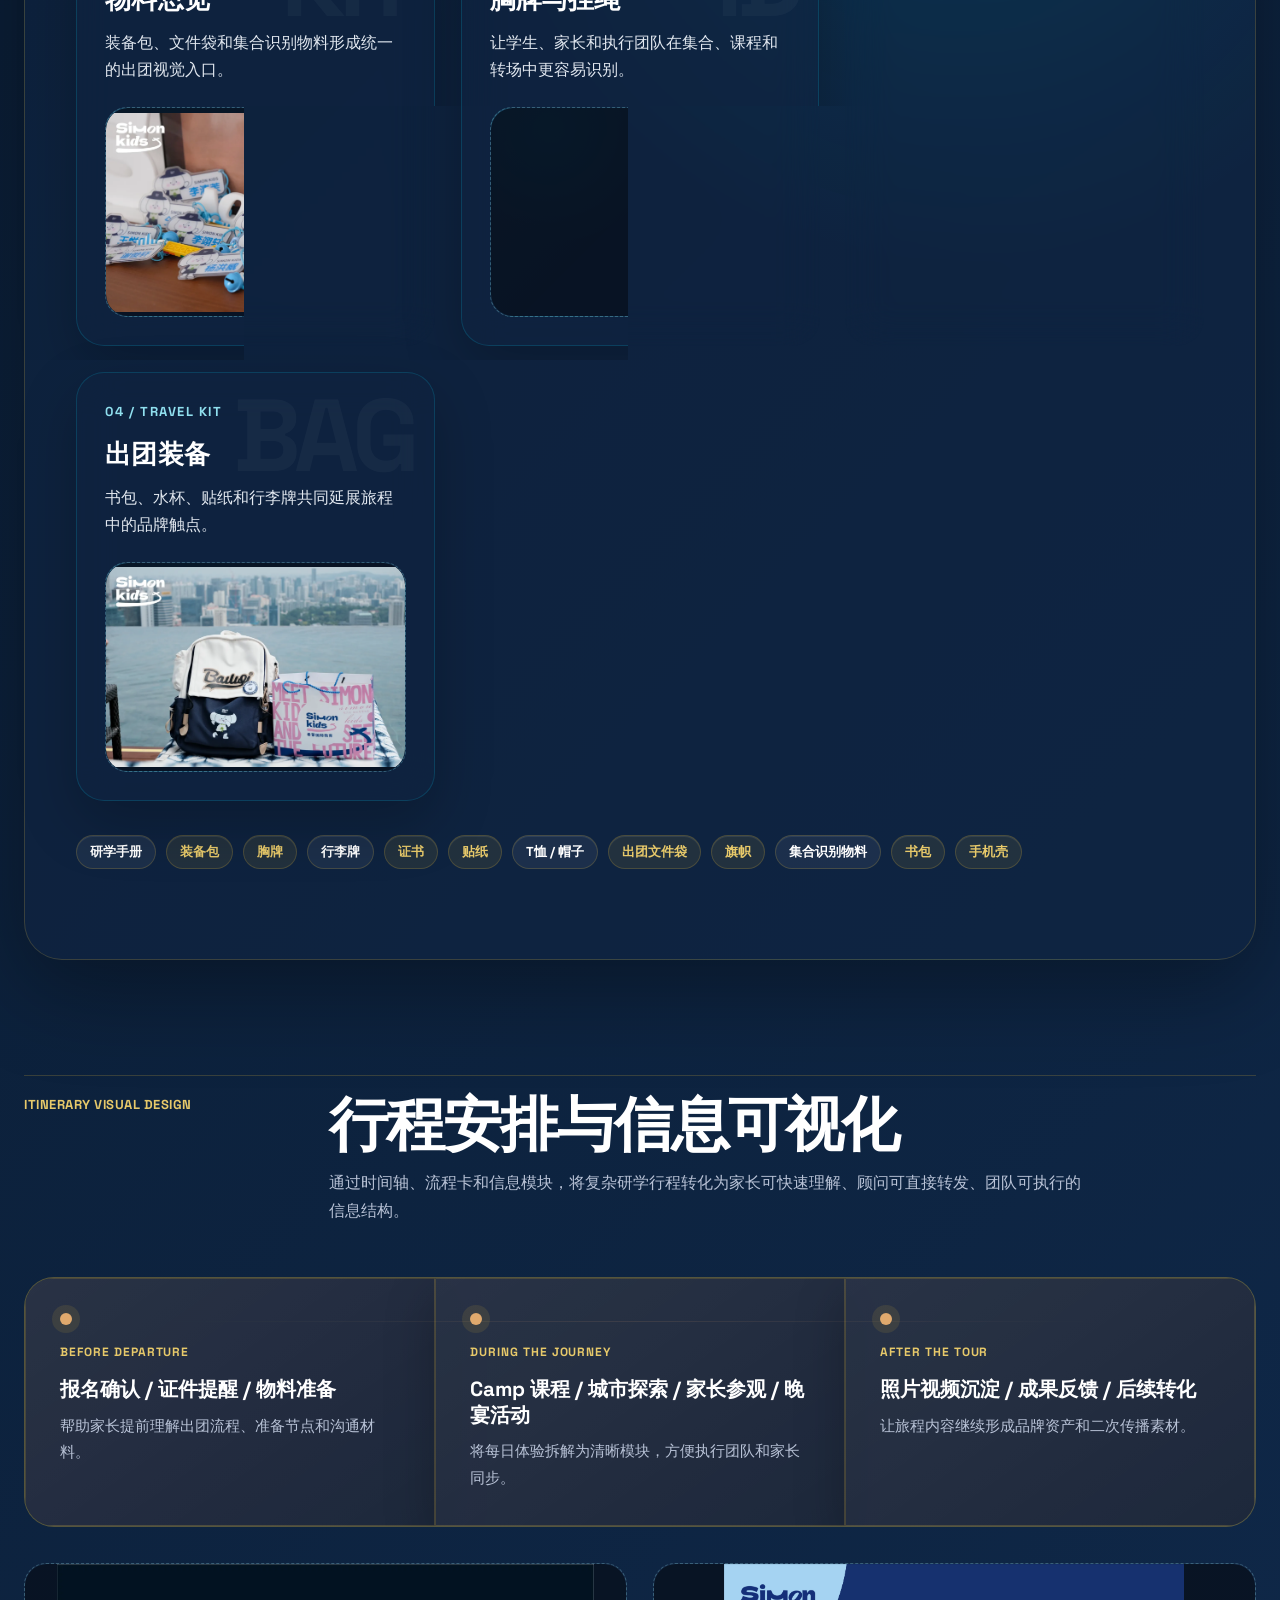
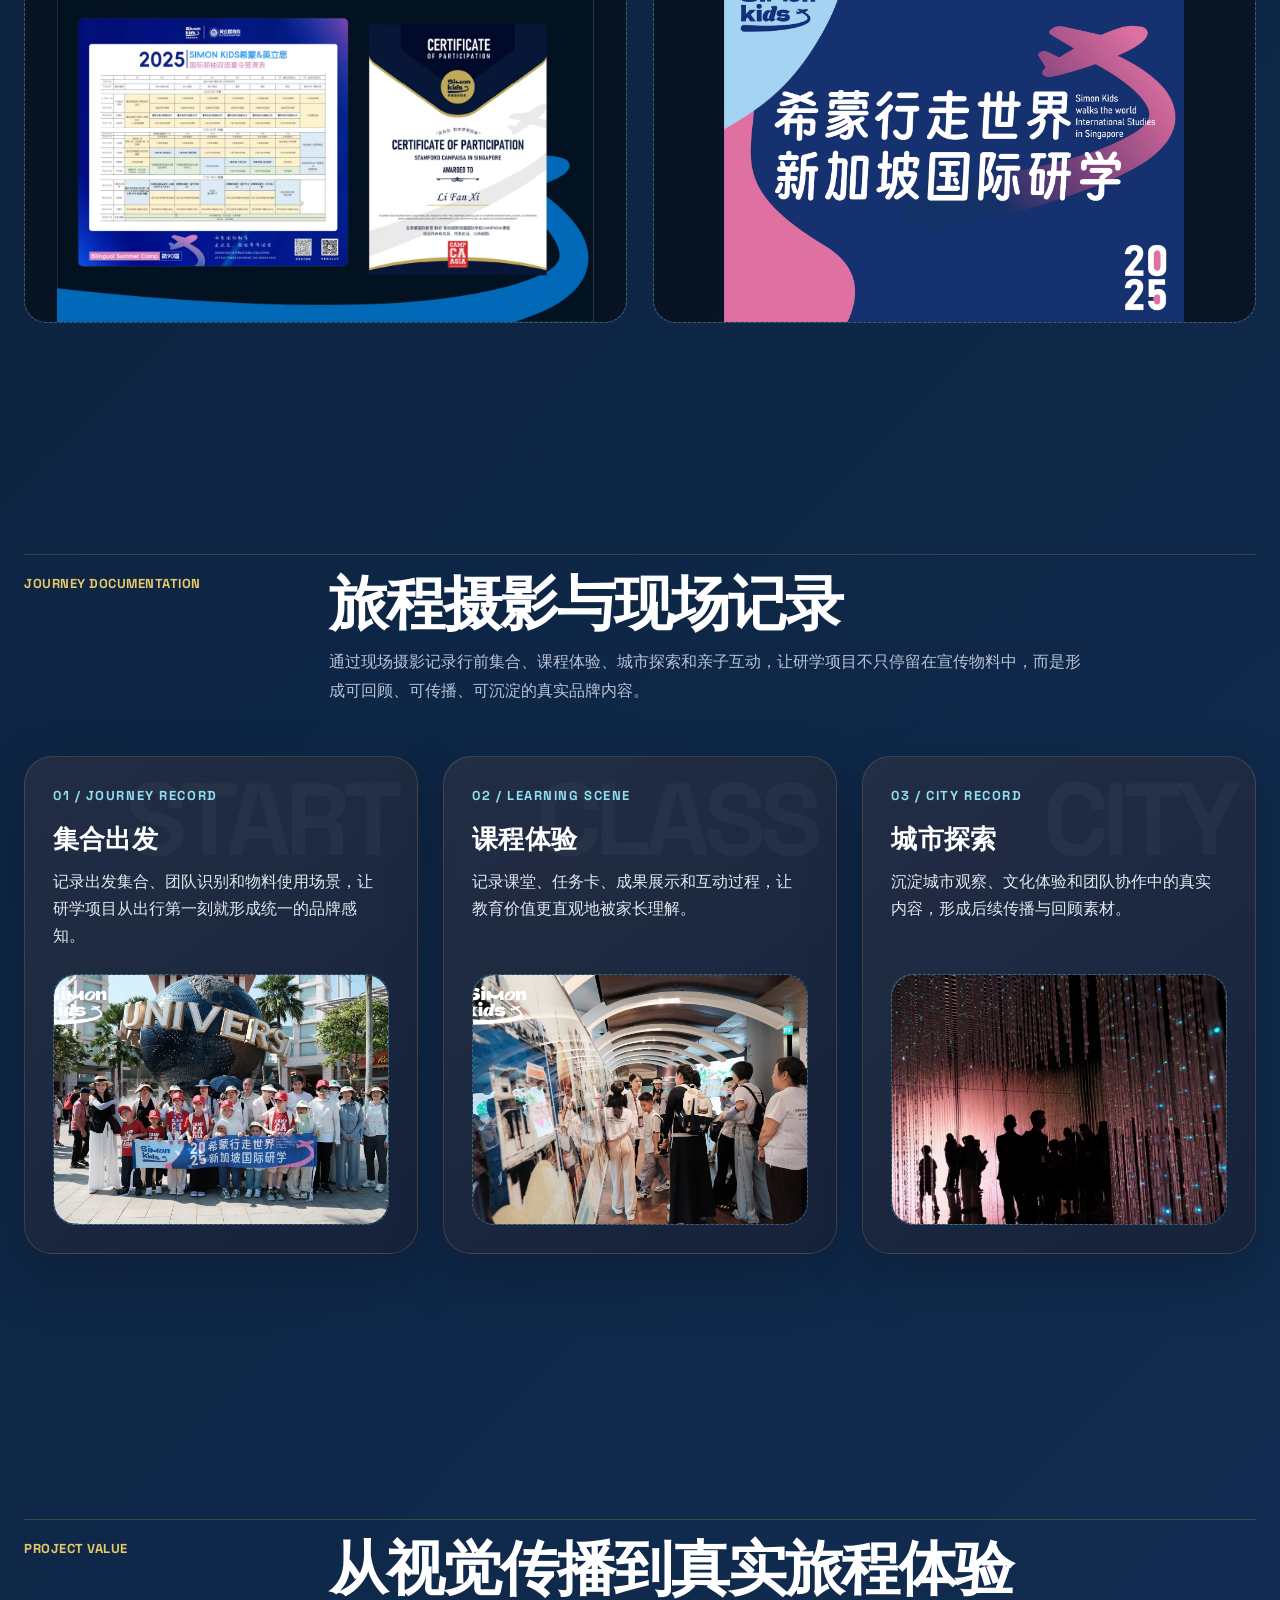
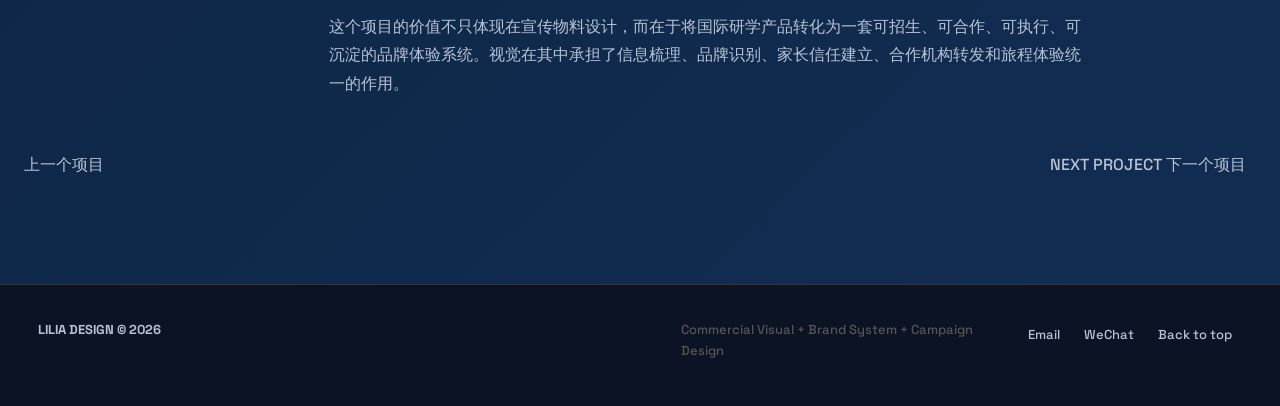
<file: project-study-tour.html>
<!doctype html>
<html lang="zh-CN">
  <head>
    <meta charset="utf-8">
    <meta name="viewport" content="width=device-width, initial-scale=1">
    <meta name="description" content="国际研学视觉系统 - LILIA DESIGN">
    <title>国际研学视觉系统 - LILIA DESIGN</title>
    <link rel="stylesheet" href="css/style.css">
    <link rel="stylesheet" href="css/content.css?v=study-tour-20260613-tour-assets">
  </head>
  <body class="study-tour-project">
    <div class="site-shell">
      <header class="site-header">
        <a class="brand" href="index.html"><span class="brand-symbol">莉</span><span>LILIA DESIGN</span></a>
        <div class="header-center">Project Detail</div>
        <button class="menu-toggle" type="button" aria-label="Open menu" aria-expanded="false"><span></span><span></span><span></span></button>
        <nav class="site-nav" aria-label="Primary navigation">
          <a class="nav-link" href="index.html#works">作品 Work</a>
          <a class="nav-link" href="index.html#archive">归档 Archive</a>
          <a class="nav-link" href="about.html">关于 About</a>
          <a class="nav-link" href="contact.html">联系 Contact</a>
          <a class="nav-cta" href="index.html#contact">Say Hello</a>
        </nav>
      </header>

      <main class="main-content study-tour-page">
        <section class="study-hero">
          <div class="hero-glow-bg" aria-hidden="true"></div>
          <div class="tour-glow tour-glow-hero" aria-hidden="true"></div>
          <div class="study-hero-copy reveal">
            <p class="eyebrow">INTERNATIONAL STUDY TOUR / BRAND & CAMPAIGN SYSTEM</p>
            <h1>
              <span class="study-title-cn"><span>国际研学</span><span>视觉系统</span></span>
              <span class="hero-title-en">Study Tour Campaign System</span>
            </h1>
            <p class="study-subtitle"><span>从招生传播到旅程体验</span><span>From Recruitment to Journey Experience</span></p>
            <p>围绕国际研学项目的招生传播、B端合作、出团物料、行程体验和旅程记录，建立统一的品牌视觉与传播系统，让复杂的研学产品能够被家长理解、被合作机构转发，并在线下旅程中形成完整的品牌体验。</p>
            <div class="study-tags" aria-label="Project tags">
              <span>Recruitment Campaign</span>
              <span>B2B Support</span>
              <span>Journey Materials</span>
              <span>Visual System</span>
            </div>
          </div>
          <div class="tour-hero-visual reveal" aria-label="国际研学视觉资产预览">
            <div class="mock-image-box mock-image-box-hero">
              <img src="assets/images/projects/international-tour/hero/study-tour-home-cover.jpg" alt="国际研学品牌视觉与出团物料系统" loading="lazy">
            </div>
            <span class="tour-float-chip is-top">Recruitment Campaign</span>
            <span class="tour-float-chip is-mid">Journey Materials</span>
            <span class="tour-float-chip is-bottom">Visual System</span>
          </div>
        </section>

        <section class="project-brief-impact study-brief reveal" aria-labelledby="study-tour-brief-impact">
          <div class="brief-copy">
            <span class="section-kicker">PROJECT BRIEF & IMPACT</span>
            <h2 id="study-tour-brief-impact">从研学产品到可转化的品牌方案</h2>
            <p>国际研学项目并不只是一次旅行产品，而是一个同时面向家长、学生、合作机构和执行团队的复合型教育服务。视觉系统需要承担产品说明、招生转化、合作招商、出团指引和旅程记录等多重功能。通过统一的品牌语言、模块化版式和多场景物料设计，帮助项目从线上传播延展到线下出团体验。</p>
          </div>
          <div class="impact-panel" aria-label="国际研学项目价值方向">
            <article class="impact-card">
              <strong>3–18</strong>
              <span>成长阶段</span>
              <p>面向 3–18 岁学生与家庭，将国际教育、城市探索和成长体验转化为更清晰的研学产品叙事。</p>
            </article>
            <article class="impact-card">
              <strong>4</strong>
              <span>内容模块</span>
              <p>围绕文化浸润、学术赋能、科技探索和自主成长，建立便于家长理解和机构传播的内容结构。</p>
            </article>
            <article class="impact-card">
              <strong>1</strong>
              <span>视觉系统</span>
              <p>将招生传播、出团物料、行程信息和旅程记录统一到一套视觉语言中，形成完整的国际研学品牌体验。</p>
            </article>
          </div>
        </section>

        <section class="study-section">
          <div class="study-section-header reveal">
            <span class="section-kicker">BRAND POSITIONING</span>
            <div>
              <h2>品牌定位与产品叙事</h2>
              <p>通过品牌定位梳理，将国际研学从普通旅行产品转化为具有教育价值、成长规划和国际视野的品牌服务。</p>
            </div>
          </div>
          <div class="positioning-grid">
            <article class="study-info-card reveal">
              <span>Brand Mission</span>
              <strong>走出去，把世界带回来</strong>
              <p>以真实国际场景建立孩子对世界、学习和自我成长的感知。</p>
            </article>
            <article class="study-info-card reveal">
              <span>Target Audience</span>
              <strong>3–18 岁成长家庭</strong>
              <p>面向重视视野拓展、语言环境和成长规划的亲子家庭。</p>
            </article>
            <article class="study-info-card reveal">
              <span>Destination Focus</span>
              <strong>Singapore Study Tour</strong>
              <p>以新加坡作为国际教育、城市探索和多元文化体验的核心目的地。</p>
            </article>
            <article class="study-info-card reveal">
              <span>Value Proposition</span>
              <strong>教育价值 / 安全保障 / 成果可视化</strong>
              <p>让家长快速理解项目价值，也让合作机构更容易完成转介绍。</p>
            </article>
          </div>
        </section>

        <section class="study-section study-blue-panel">
          <div class="study-section-header reveal">
            <span class="section-kicker">PROGRAM SYSTEM</span>
            <div>
              <h2>研学产品体系可视化</h2>
              <p>将新加坡研学行程中的课程、城市探索、文化体验和亲子成长内容，重新组织为清晰的产品结构，方便家长理解，也方便合作机构进行招生介绍。</p>
            </div>
          </div>
          <div class="study-system-diagram reveal" aria-label="Singapore Study Tour 研学产品体系图">
            <div class="system-node is-center">Singapore<br>Study Tour</div>
            <div class="system-node is-top">文化浸润</div>
            <div class="system-node is-right">学术赋能</div>
            <div class="system-node is-bottom">科技探索</div>
            <div class="system-node is-left">自主成长</div>
          </div>
          <div class="program-quadrant" aria-label="研学体验维度">
            <article class="program-card reveal"><span>01</span><strong>文化浸润</strong><p>城市探索、生活观察、多元文化体验。</p></article>
            <article class="program-card reveal"><span>02</span><strong>学术赋能</strong><p>Camp 课程、校园参访、主题学习任务。</p></article>
            <article class="program-card reveal"><span>03</span><strong>科技探索</strong><p>前沿产业、创新教育、未来能力启发。</p></article>
            <article class="program-card reveal"><span>04</span><strong>自主成长</strong><p>团队协作、独立表达、成果展示与复盘。</p></article>
          </div>
        </section>

        <section class="study-section study-promotion">
          <div class="study-section-header reveal">
            <span class="section-kicker">B2B PROMOTION SUPPORT</span>
            <div>
              <h2>B端合作研学品宣设计支持</h2>
              <p>围绕合作机构的招生与转发需求，将复杂研学项目信息拆解为招生转化、社媒传播和合作推广三类视觉资产，帮助项目完成前期种草、咨询引导和报名转化。</p>
            </div>
          </div>
          <div class="campaign-system-grid tour-asset-grid">
            <article class="campaign-system-card tour-asset-card reveal" data-watermark="CONVERT">
              <div class="tour-card-meta">01 / CONVERSION ASSET</div>
              <h3>招生转化素材包</h3>
              <p>整合课程亮点、年龄段、项目价值和报名入口，形成适合招生咨询、社群转发和详情页承接的核心宣传素材。</p>
              <div class="mock-image-box is-contain"><img src="assets/images/projects/international-tour/recruitment/longform-01-optimized.webp" alt="国际研学招生转化素材包视觉" loading="lazy" decoding="async"></div>
            </article>
            <article class="campaign-system-card tour-asset-card reveal" data-watermark="SOCIAL">
              <div class="tour-card-meta">02 / SOCIAL SPREAD ASSET</div>
              <h3>社媒传播内容包</h3>
              <p>将项目信息拆解为朋友圈、小红书、社群转发和九宫格内容，方便顾问、家长和合作机构快速扩散。</p>
              <div class="mock-image-box is-contain"><img src="assets/images/projects/international-tour/recruitment/moments-grid-01-optimized.webp" alt="国际研学社媒传播内容包视觉" loading="lazy" decoding="async"></div>
            </article>
            <article class="campaign-system-card tour-asset-card reveal" data-watermark="PARTNER">
              <div class="tour-card-meta">03 / PARTNER SUPPORT ASSET</div>
              <h3>B端合作推广系统</h3>
              <p>统一合作说明、项目介绍、线下展示和渠道转发物料，让机构合作沟通更专业，也让项目信息更容易被理解和信任。</p>
              <div class="mock-image-box is-contain"><img src="assets/images/projects/international-tour/b2b-support/support-overview-01-optimized.webp" alt="国际研学B端合作推广系统视觉" loading="lazy" decoding="async"></div>
            </article>
          </div>
        </section>

        <section class="study-section study-cream-panel">
          <div class="study-section-header reveal">
            <span class="section-kicker">JOURNEY MATERIALS SYSTEM</span>
            <div>
              <h2>研学出团物料系统</h2>
              <p>将品牌视觉延展到出团真实场景中，通过装备包、手册、胸牌、贴纸、证书、行李牌和集合识别物料，帮助学生、家长和执行团队在旅程中获得更清晰、安全且统一的品牌体验。</p>
            </div>
          </div>
          <div class="tour-asset-grid tour-materials-grid reveal" aria-label="研学出团物料资产预览">
            <article class="tour-asset-card" data-watermark="KIT">
              <div class="tour-card-meta">01 / Materials</div>
              <h3>物料总览</h3>
              <p>装备包、文件袋和集合识别物料形成统一的出团视觉入口。</p>
              <div class="mock-image-box is-contain"><img src="assets/images/projects/international-tour/materials/materials-overview-01-optimized.webp" alt="国际研学出团物料总览" loading="lazy" decoding="async"></div>
            </article>
            <article class="tour-asset-card" data-watermark="ID">
              <div class="tour-card-meta">02 / Identity</div>
              <h3>胸牌与挂绳</h3>
              <p>让学生、家长和执行团队在集合、课程和转场中更容易识别。</p>
              <div class="mock-image-box is-contain"><img src="assets/images/projects/international-tour/materials/badge-01-optimized.webp" alt="国际研学胸牌与挂绳物料" loading="lazy" decoding="async"></div>
            </article>
            <article class="tour-asset-card" data-watermark="BOOK">
              <div class="tour-card-meta">03 / Handbook</div>
              <h3>研学手册</h3>
              <p>承载行程信息、任务说明和安全提示，降低出行沟通成本。</p>
              <div class="mock-image-box is-contain"><img src="assets/images/projects/international-tour/materials/handbook-01-optimized.webp" alt="国际研学手册物料" loading="lazy" decoding="async"></div>
            </article>
            <article class="tour-asset-card" data-watermark="BAG">
              <div class="tour-card-meta">04 / Travel Kit</div>
              <h3>出团装备</h3>
              <p>书包、水杯、贴纸和行李牌共同延展旅程中的品牌触点。</p>
              <div class="mock-image-box is-contain"><img src="assets/images/projects/international-tour/materials/backpack-01-optimized.webp" alt="国际研学书包与出团装备" loading="lazy" decoding="async"></div>
            </article>
          </div>
          <div class="materials-map">
            <span>研学手册</span>
            <span>装备包</span>
            <span>胸牌</span>
            <span>行李牌</span>
            <span>证书</span>
            <span>贴纸</span>
            <span>T恤 / 帽子</span>
            <span>出团文件袋</span>
            <span>旗帜</span>
            <span>集合识别物料</span>
            <span>书包</span>
            <span>手机壳</span>
          </div>
        </section>

        <section class="study-section">
          <div class="study-section-header reveal">
            <span class="section-kicker">ITINERARY VISUAL DESIGN</span>
            <div>
              <h2>行程安排与信息可视化</h2>
              <p>通过时间轴、流程卡和信息模块，将复杂研学行程转化为家长可快速理解、顾问可直接转发、团队可执行的信息结构。</p>
            </div>
          </div>
          <div class="study-itinerary-layout">
            <div class="itinerary-timeline">
              <article class="timeline-card reveal">
                <span>Before Departure</span>
                <strong>报名确认 / 证件提醒 / 物料准备</strong>
                <p>帮助家长提前理解出团流程、准备节点和沟通材料。</p>
              </article>
              <article class="timeline-card reveal">
                <span>During the Journey</span>
                <strong>Camp 课程 / 城市探索 / 家长参观 / 晚宴活动</strong>
                <p>将每日体验拆解为清晰模块，方便执行团队和家长同步。</p>
              </article>
              <article class="timeline-card reveal">
                <span>After the Tour</span>
                <strong>照片视频沉淀 / 成果反馈 / 后续转化</strong>
                <p>让旅程内容继续形成品牌资产和二次传播素材。</p>
              </article>
            </div>
            <div class="tour-asset-grid tour-itinerary-grid reveal" aria-label="国际研学行程视觉图片">
              <div class="mock-image-box is-contain"><img src="assets/internationl tour/materials-overview-03-optimized.webp" alt="国际研学课程表与证书信息设计" loading="lazy" decoding="async"></div>
              <div class="mock-image-box is-contain"><img src="assets/internationl tour/问卷调查封面.png" alt="国际研学家长反馈与问卷信息设计" loading="lazy"></div>
            </div>
          </div>
        </section>

        <section class="study-section">
          <div class="study-section-header reveal">
            <span class="section-kicker">JOURNEY DOCUMENTATION</span>
            <div>
              <h2>旅程摄影与现场记录</h2>
              <p>通过现场摄影记录行前集合、课程体验、城市探索和亲子互动，让研学项目不只停留在宣传物料中，而是形成可回顾、可传播、可沉淀的真实品牌内容。</p>
            </div>
          </div>
          <div class="documentation-grid tour-asset-grid">
            <article class="documentation-card tour-asset-card reveal" data-watermark="START">
              <div class="tour-card-meta">01 / Journey Record</div>
              <h3>集合出发</h3>
              <p>记录出发集合、团队识别和物料使用场景，让研学项目从出行第一刻就形成统一的品牌感知。</p>
              <div class="mock-image-box"><img src="assets/images/projects/international-tour/documentation/doc-photo-01-optimized.webp" alt="国际研学集合出发摄影记录" loading="lazy" decoding="async"></div>
            </article>
            <article class="documentation-card tour-asset-card reveal" data-watermark="CLASS">
              <div class="tour-card-meta">02 / Learning Scene</div>
              <h3>课程体验</h3>
              <p>记录课堂、任务卡、成果展示和互动过程，让教育价值更直观地被家长理解。</p>
              <div class="mock-image-box"><img src="assets/images/projects/international-tour/documentation/doc-photo-02-optimized.webp" alt="国际研学课程体验摄影记录" loading="lazy" decoding="async"></div>
            </article>
            <article class="documentation-card tour-asset-card reveal" data-watermark="CITY">
              <div class="tour-card-meta">03 / City Record</div>
              <h3>城市探索</h3>
              <p>沉淀城市观察、文化体验和团队协作中的真实内容，形成后续传播与回顾素材。</p>
              <div class="mock-image-box"><img src="assets/images/projects/international-tour/documentation/doc-photo-04-optimized.webp" alt="国际研学城市探索摄影记录" loading="lazy" decoding="async"></div>
            </article>
          </div>
        </section>

        <section class="study-section study-value">
          <div class="study-section-header reveal">
            <span class="section-kicker">PROJECT VALUE</span>
            <div>
              <h2>从视觉传播到真实旅程体验</h2>
              <p>这个项目的价值不只体现在宣传物料设计，而在于将国际研学产品转化为一套可招生、可合作、可执行、可沉淀的品牌体验系统。视觉在其中承担了信息梳理、品牌识别、家长信任建立、合作机构转发和旅程体验统一的作用。</p>
            </div>
          </div>
          <div class="next-projects reveal">
            <a class="text-link" href="project-simonkids.html">上一个项目</a>
            <a class="text-link" href="project-haido-restaurant.html">NEXT PROJECT 下一个项目</a>
          </div>
        </section>
      </main>

      <footer class="site-footer"><div class="footer-inner"><strong>LILIA DESIGN © 2026</strong><p>Commercial Visual + Brand System + Campaign Design</p><div class="footer-links"><a class="text-link" href="contact.html">Email</a><a class="text-link" href="index.html#contact">WeChat</a><a class="text-link" href="#">Back to top</a></div></div></footer>
    </div>
    <script src="data/projects.js"></script>
    <script src="js/main.js?v=motion-20260609"></script>
    <script src="js/animations.js?v=motion-20260609"></script>
  </body>
</html>
</file>
<file: css/style.css>
:root{--color-bg:#f7f3ec;--color-surface:#fffaf3;--color-surface-soft:#f1eadf;--color-text:#141414;--color-dark:#172033;--color-muted:#6f6a62;--color-line:#ded6ca;--color-blue:#bfd7f3;--color-blue-soft:#e7f0fb;--color-coral:#f2a394;--color-coral-soft:#fae4de;--color-lilac:#d8c7f2;--color-lilac-soft:#eee8fa;--radius-sm:12px;--radius-md:20px;--radius-lg:32px;--radius-pill:999px;--ease-out:cubic-bezier(.22,1,.36,1);--shadow-soft:0 24px 80px rgba(20,20,20,.08);--fs-display:clamp(48px,7vw,96px);--fs-hero:clamp(40px,6vw,80px);--fs-section:clamp(32px,4.5vw,56px);--fs-project:clamp(28px,3.6vw,44px);--fs-title:clamp(22px,2.6vw,32px);--fs-body:clamp(16px,1.2vw,18px);--fs-small:13px;--fs-nav:14px;--line-tight:.95;--line-normal:1.55;--max-width:1440px;--gutter:clamp(18px,3vw,48px)}*{box-sizing:border-box}html{scroll-behavior:smooth}body{margin:0;overflow-x:hidden;background:var(--color-bg);color:var(--color-text);font-family:"Helvetica Neue",Helvetica,Arial,"PingFang SC","Microsoft YaHei",sans-serif;font-size:var(--fs-body);line-height:var(--line-normal);letter-spacing:0;text-rendering:optimizeLegibility}body.lock-scroll,body.menu-open{overflow:hidden}a{color:inherit;text-decoration:none}img{display:block;max-width:100%}button{color:inherit;font:inherit}@media(hover:hover) and (pointer:fine){body.has-custom-cursor,body.has-custom-cursor a,body.has-custom-cursor button{cursor:none}}.site-shell{min-height:100vh}.site-header{position:sticky;top:0;z-index:50;display:grid;grid-template-columns:auto 1fr auto;align-items:center;gap:20px;width:100%;padding:16px var(--gutter);background:rgba(247,243,236,.88);border-bottom:1px solid rgba(222,214,202,.78);backdrop-filter:blur(18px)}.brand{display:inline-flex;align-items:center;gap:11px;width:fit-content;font-size:var(--fs-nav);font-weight:760;letter-spacing:.06em;text-transform:uppercase}.brand-symbol{display:inline-grid;place-items:center;width:32px;height:32px;border-radius:var(--radius-pill);background:var(--color-dark);color:var(--color-surface);font-size:14px}.header-center{justify-self:center;color:var(--color-muted);font-size:12px;letter-spacing:.08em;text-transform:uppercase}.site-nav{justify-self:end;display:flex;align-items:center;gap:5px;padding:6px;border:1px solid rgba(222,214,202,.8);border-radius:var(--radius-pill);background:rgba(255,250,243,.92)}.nav-link,.nav-cta,.text-link,.button,.filter-button,.floating-view{transition:color .3s var(--ease-out),background-color .3s var(--ease-out),border-color .3s var(--ease-out),opacity .3s var(--ease-out),transform .3s var(--ease-out)}.nav-link,.nav-cta{display:inline-flex;align-items:center;min-height:38px;padding:0 14px;border-radius:var(--radius-pill);color:var(--color-dark);font-size:var(--fs-nav);font-weight:650}.nav-link:hover,.nav-link:focus-visible{transform:translateY(-1px);background:var(--color-blue-soft)}.nav-cta{background:var(--color-dark);color:var(--color-surface)}.nav-cta:hover,.nav-cta:focus-visible{transform:translateY(-1px);background:var(--color-coral-soft);color:var(--color-text)}.menu-toggle{display:none;width:44px;height:44px;padding:0;border:1px solid var(--color-line);border-radius:var(--radius-pill);background:var(--color-surface)}.menu-toggle span{display:block;width:17px;height:1px;margin:5px auto;background:var(--color-text);transition:transform .3s var(--ease-out),opacity .3s var(--ease-out)}.menu-open .menu-toggle span:first-child{transform:translateY(6px) rotate(42deg)}.menu-open .menu-toggle span:nth-child(2){opacity:0}.menu-open .menu-toggle span:last-child{transform:translateY(-6px) rotate(-42deg)}.main-content{overflow:hidden}.section{max-width:var(--max-width);margin:0 auto;padding:clamp(76px,10vw,136px) var(--gutter)}.section-header{display:grid;grid-template-columns:minmax(120px,.26fr) minmax(0,1fr);gap:clamp(24px,5vw,80px);margin-bottom:clamp(28px,4.6vw,64px);padding-top:16px;border-top:1px solid var(--color-line)}.section-kicker,.eyebrow{margin:0;color:var(--color-muted);font-size:var(--fs-small);font-weight:700;letter-spacing:.08em;text-transform:uppercase}.section-title,.contact-title{max-width:860px;margin:0;font-size:var(--fs-section);font-weight:540;line-height:1.04}.small-title{margin:0;font-size:var(--fs-section);line-height:1.05}.hero{display:grid;grid-template-columns:minmax(0,1.04fr) minmax(320px,.72fr);align-items:center;gap:clamp(34px,5.6vw,86px);max-width:var(--max-width);min-height:calc(100vh - 72px);margin:0 auto;padding:clamp(68px,7vw,112px) var(--gutter) clamp(52px,7vw,96px)}.hero-content{max-width:840px}.hero-title{display:grid;gap:8px;margin:22px 0 24px;font-size:var(--fs-hero);font-weight:560;line-height:var(--line-tight)}.hero-title span:last-child{color:var(--color-dark);font-size:clamp(32px,4.8vw,64px);font-weight:430}.hero-copy,.hero-summary{max-width:720px;margin:0;color:var(--color-muted);font-size:var(--fs-body);line-height:1.78}.hero-copy{display:grid;grid-template-columns:repeat(2,minmax(0,1fr));gap:clamp(22px,4vw,64px)}.hero-copy p{margin:0}.hero-actions{display:flex;flex-wrap:wrap;gap:10px;margin-top:30px}.button{display:inline-flex;align-items:center;justify-content:center;min-height:46px;padding:0 20px;border:1px solid var(--color-dark);border-radius:var(--radius-pill);font-size:var(--fs-small);font-weight:700}.button:hover,.button:focus-visible{transform:translateY(-1px)}.button-primary{background:var(--color-dark);color:var(--color-surface)}.button-primary:hover,.button-primary:focus-visible{background:var(--color-blue-soft);color:var(--color-text)}.button-secondary{background:transparent;color:var(--color-dark)}.button-secondary:hover,.button-secondary:focus-visible{background:var(--color-coral-soft);border-color:var(--color-coral)}.image-frame{position:relative;overflow:hidden;border-radius:var(--radius-md);background:linear-gradient(135deg,var(--color-surface-soft),var(--color-blue-soft))}.image-frame img{width:100%;height:100%;object-fit:cover;opacity:0;transform:scale(1);transition:opacity .7s var(--ease-out),transform .7s var(--ease-out)}.image-frame img.is-loaded,.image-frame img[src]{opacity:1}.image-frame.is-placeholder:after{content:"";position:absolute;inset:0;display:grid;place-items:center;color:var(--color-muted);font-size:12px;letter-spacing:.08em;text-transform:uppercase}.image-frame:hover img{transform:scale(1.03)}.hero-preview,.hero-visual{align-self:center}.hero-preview .image-frame{aspect-ratio:4/5}.hero-preview-meta{display:flex;justify-content:space-between;gap:16px;margin-top:14px;color:var(--color-muted);font-size:12px;letter-spacing:.06em;text-transform:uppercase}.marquee{overflow:hidden;border-top:1px solid var(--color-line);border-bottom:1px solid var(--color-line);background:var(--color-surface-soft);color:var(--color-dark)}.marquee-track{display:flex;width:max-content;animation:marquee 44s linear infinite}.marquee:hover .marquee-track{animation-play-state:paused}.marquee span{padding:13px 18px;white-space:nowrap;font-size:15px}@keyframes marquee{from{transform:translateX(0)}to{transform:translateX(-50%)}}.project-filters{display:flex;flex-wrap:wrap;gap:9px;margin-bottom:26px}.filter-button{min-height:38px;padding:0 14px;border:1px solid var(--color-line);border-radius:var(--radius-pill);background:var(--color-surface);color:var(--color-muted);cursor:pointer}.filter-button.is-active,.filter-button:hover{transform:translateY(-1px);border-color:var(--color-dark);background:var(--color-dark);color:var(--color-surface)}.work-list{display:grid;grid-template-columns:repeat(2,minmax(0,1fr));gap:clamp(20px,3vw,42px);border-top:0}.project-card,.work-row{position:relative;display:grid;gap:16px;min-height:100%;padding:14px;border:1px solid var(--color-line);border-radius:var(--radius-lg);background:linear-gradient(90deg,rgba(222,214,202,.42) 1px,transparent 1px) 0 0/24px 24px,linear-gradient(rgba(222,214,202,.3) 1px,transparent 1px) 0 0/24px 24px,var(--color-surface);transition:transform .35s var(--ease-out),border-color .35s var(--ease-out)}.project-card:hover,.project-card:focus-visible,.work-row:hover,.work-row:focus-visible{transform:translateY(-4px);border-color:rgba(20,20,20,.34)}.project-card.is-disabled,.work-row.is-disabled{opacity:.68;pointer-events:none}.project-card .image-frame,.work-row .image-frame{aspect-ratio:16/10}.project-card-body{display:grid;gap:12px;padding:4px 2px 2px}.project-card-meta{display:flex;flex-wrap:wrap;gap:8px;align-items:center;color:var(--color-muted);font-size:var(--fs-small);text-transform:uppercase;letter-spacing:.04em}.project-card h3{margin:0;font-size:var(--fs-title);font-weight:560;line-height:1.14}.project-card p{margin:0;color:var(--color-muted);font-size:var(--fs-body)}.tag-list{display:flex;flex-wrap:wrap;gap:7px}.tag-list span,.archive-tag,.status-pill{display:inline-flex;align-items:center;min-height:28px;padding:0 10px;border-radius:var(--radius-pill);background:var(--color-blue-soft);color:var(--color-dark);font-size:12px;font-weight:650}.tag-list span:nth-child(2){background:var(--color-coral-soft)}.tag-list span:nth-child(3){background:var(--color-lilac-soft)}.floating-view{position:absolute;right:24px;top:24px;display:inline-flex;align-items:center;min-height:40px;padding:0 14px;border-radius:var(--radius-pill);background:var(--color-dark);color:var(--color-surface);font-size:12px;font-weight:700;opacity:0;transform:translateY(8px)}.project-card:hover .floating-view,.project-card:focus-visible .floating-view{opacity:1;transform:translateY(0)}.work-row:not(.project-card){grid-template-columns:58px 1fr minmax(180px,.7fr) 110px 34px;align-items:center;min-height:84px}.work-number,.work-meta,.work-arrow{color:var(--color-muted);font-size:var(--fs-small)}.work-title{font-size:var(--fs-project);font-weight:540;line-height:1.08;transition:transform .3s var(--ease-out)}.work-type{color:var(--color-muted);font-size:15px}.work-arrow{justify-self:end;font-size:20px;transition:transform .3s var(--ease-out)}.work-row:hover .work-title{transform:translateX(8px)}.work-row:hover .work-arrow{transform:translateX(6px)}.hover-preview{position:fixed;top:0;left:0;z-index:80;width:clamp(260px,22vw,330px);aspect-ratio:4/3;pointer-events:none;opacity:0;transform:translate3d(0,0,0) scale(.98);transition:opacity .24s var(--ease-out),transform .24s var(--ease-out)}.hover-preview img{width:100%;height:100%;object-fit:cover;border-radius:var(--radius-md);background:var(--color-surface-soft);box-shadow:var(--shadow-soft)}.hover-preview.is-visible{opacity:1;transform:var(--preview-transform,translate3d(0,0,0)) scale(1)}.archive-grid{display:grid;grid-template-columns:repeat(4,minmax(0,1fr));gap:clamp(14px,2vw,26px)}.archive-item{margin:0}.archive-link,.image-button{display:block;width:100%;padding:0;border:0;background:transparent;text-align:left}.archive-item .image-frame{aspect-ratio:4/3}.archive-tag{position:absolute;right:10px;bottom:10px;z-index:1;opacity:0;transform:translateY(6px);transition:opacity .3s var(--ease-out),transform .3s var(--ease-out)}.archive-item:hover .archive-tag,.archive-item:focus-within .archive-tag{opacity:1;transform:translateY(0)}.archive-item figcaption{display:flex;justify-content:space-between;gap:12px;padding-top:10px;color:var(--color-muted);font-size:12px}.now-list{display:grid;grid-template-columns:repeat(2,minmax(0,1fr));gap:1px;margin:0;padding:0;background:var(--color-line);list-style:none}.now-list li{min-height:126px;padding:clamp(22px,2.6vw,34px);background:var(--color-surface);color:var(--color-muted);font-size:var(--fs-body)}.contact-grid{display:grid;grid-template-columns:minmax(0,1fr) minmax(280px,.48fr);gap:clamp(24px,4vw,64px)}.contact-intro p{margin:0 0 24px;color:var(--color-muted);font-size:var(--fs-title)}.contact-tags,.social-links{display:flex;flex-wrap:wrap;gap:9px}.contact-tags span{display:inline-flex;min-height:34px;align-items:center;padding:0 12px;border-radius:var(--radius-pill);background:var(--color-lilac-soft);font-size:var(--fs-small);font-weight:650}.contact-tags span:nth-child(2){background:var(--color-blue-soft)}.contact-tags span:nth-child(3){background:var(--color-coral-soft)}.contact-card{display:grid;gap:16px;padding:clamp(22px,3vw,32px);border:1px solid var(--color-line);border-radius:var(--radius-lg);background:var(--color-surface)}.contact-card p{margin:0;color:var(--color-muted)}.wechat-placeholder{display:grid;place-items:center;width:126px;aspect-ratio:1;border-radius:var(--radius-md);background:linear-gradient(90deg,var(--color-line) 1px,transparent 1px) 0 0/16px 16px,linear-gradient(var(--color-line) 1px,transparent 1px) 0 0/16px 16px,var(--color-surface-soft);color:var(--color-muted);font-size:12px}.text-link{display:inline-flex;align-items:center;width:fit-content;min-height:32px;padding:0 10px;margin-left:-10px;border-radius:var(--radius-pill);color:var(--color-dark)}.text-link:hover,.text-link:focus-visible{transform:translateY(-1px);background:var(--color-blue-soft)}.site-footer{max-width:var(--max-width);margin:0 auto;padding:34px var(--gutter) 44px;border-top:1px solid var(--color-line)}.footer-inner{display:grid;grid-template-columns:1fr minmax(220px,.5fr) auto;gap:clamp(20px,4vw,64px);align-items:start}.footer-inner strong,.footer-inner p,.footer-links{font-size:var(--fs-small)}.footer-inner p{margin:0;color:var(--color-muted)}.footer-links{display:flex;flex-wrap:wrap;justify-content:flex-end;gap:4px 14px}.page-hero,.project-detail-hero{max-width:var(--max-width);margin:0 auto;padding:clamp(76px,9vw,130px) var(--gutter) clamp(44px,6vw,84px)}.page-hero h1,.project-detail-hero h1{max-width:1020px;margin:0;font-size:var(--fs-display);font-weight:540;line-height:1}.page-intro{display:grid;grid-template-columns:.27fr 1fr;gap:clamp(24px,5vw,76px);max-width:var(--max-width);margin:0 auto;padding:0 var(--gutter) clamp(66px,7vw,116px)}.page-intro p,.project-detail-hero p{max-width:780px;margin:0;color:var(--color-muted);font-size:var(--fs-body)}.project-grid,.project-info-grid,.project-gallery{display:grid;grid-template-columns:repeat(2,minmax(0,1fr));gap:clamp(18px,2.4vw,32px)}.project-detail-hero{display:grid;grid-template-columns:minmax(180px,.28fr) minmax(0,1fr);gap:clamp(28px,5vw,76px)}.project-meta{display:grid;gap:10px;align-content:start;color:var(--color-muted);font-size:var(--fs-small)}.project-hero-cover{margin-top:34px}.project-hero-cover .image-frame{aspect-ratio:16/10}.info-block{padding:22px;border:1px solid var(--color-line);border-radius:var(--radius-md);background:var(--color-surface)}.info-block h3{margin:0 0 10px;font-size:16px}.info-block p{margin:0;color:var(--color-muted);font-size:15px}.project-image{display:block;padding:0;border:0;background:transparent}.project-image .image-frame{aspect-ratio:4/3}.next-projects{display:flex;justify-content:space-between;gap:16px}.lightbox{position:fixed;inset:0;z-index:120;display:grid;place-items:center;padding:var(--gutter);background:rgba(20,20,20,.82);opacity:0;pointer-events:none;transition:opacity .24s var(--ease-out)}.lightbox.is-open{opacity:1;pointer-events:auto}.lightbox img{max-width:88vw;max-height:86vh;width:auto;height:auto;object-fit:contain;border-radius:var(--radius-md)}.lightbox-close{position:absolute;top:20px;right:20px;display:grid;place-items:center;width:44px;height:44px;border:1px solid rgba(255,250,243,.42);border-radius:var(--radius-pill);background:transparent;color:var(--color-surface)}.custom-cursor{position:fixed;top:0;left:0;z-index:200;display:none;pointer-events:none;transform:translate3d(-100px,-100px,0)}.cursor-dot{position:absolute;width:12px;height:12px;border-radius:var(--radius-pill);background:var(--color-text);transform:translate(-50%,-50%)}.cursor-dot:after{position:absolute;inset:-14px;content:"";border:1px solid rgba(20,20,20,.18);border-radius:inherit}.cursor-label{position:absolute;left:18px;top:12px;min-height:30px;padding:6px 10px;border-radius:var(--radius-pill);background:var(--color-dark);color:var(--color-surface);font-size:12px;opacity:0;transform:translateY(4px);transition:opacity .2s var(--ease-out),transform .2s var(--ease-out)}.custom-cursor.has-label .cursor-label{opacity:1;transform:translateY(0)}#doodle-canvas{position:fixed;inset:0;z-index:190;width:100vw;height:100vh;pointer-events:none}.reveal,[data-reveal]{opacity:0;transform:translateY(16px);transition:opacity .78s var(--ease-out),transform .78s var(--ease-out)}.reveal.is-visible,[data-reveal].is-visible,.is-loaded .hero .reveal{opacity:1;transform:translateY(0)}@media(hover:hover) and (pointer:fine){.custom-cursor{display:block}}@media(max-width:1080px){.hero,.section-header,.page-intro,.project-detail-hero,.contact-grid,.footer-inner{grid-template-columns:1fr}.work-list,.project-grid,.project-info-grid,.project-gallery{grid-template-columns:1fr}.archive-grid{grid-template-columns:repeat(2,minmax(0,1fr))}}@media(max-width:760px){:root{--fs-display:clamp(40px,12vw,64px);--fs-hero:clamp(36px,11vw,58px);--fs-section:clamp(28px,9vw,42px);--fs-project:clamp(24px,8vw,34px);--fs-title:clamp(21px,6vw,28px)}.site-header{grid-template-columns:auto auto;padding-top:12px;padding-bottom:12px}.menu-toggle{z-index:61;display:block;justify-self:end}.site-nav{position:fixed;top:70px;right:var(--gutter);left:var(--gutter);z-index:60;display:grid;justify-self:stretch;gap:8px;padding:14px;border-radius:var(--radius-lg);background:var(--color-surface);box-shadow:var(--shadow-soft);opacity:0;pointer-events:none;transform:translateY(-8px);transition:opacity .28s var(--ease-out),transform .28s var(--ease-out)}.menu-open .site-nav{opacity:1;pointer-events:auto;transform:translateY(0)}.nav-link,.nav-cta{justify-content:flex-start;min-height:48px;font-size:18px}.hero{min-height:auto;padding-top:62px}.hero-copy,.now-list{grid-template-columns:1fr}.hover-preview,.custom-cursor,#doodle-canvas{display:none}.floating-view{position:static;width:fit-content;opacity:1;transform:none}.archive-grid{grid-template-columns:1fr}.archive-tag{opacity:1;transform:none}.footer-links{justify-content:flex-start}.button{min-height:48px}}@media(prefers-reduced-motion:reduce){*,*:before,*:after{scroll-behavior:auto!important;animation-duration:.001ms!important;animation-iteration-count:1!important;transition-duration:.001ms!important}.reveal,[data-reveal],.image-frame img{opacity:1;transform:none}#doodle-canvas,.custom-cursor{display:none!important}}
/* Motion/theme refinements are layered in css/content.css to keep the main visual system stable. */
</file>
<file: css/content.css>
@import url('https://fonts.googleapis.com/css2?family=Space+Grotesk:wght@400;500;600;700&display=swap');

.section-subtitle {
  margin: 12px 0 0;
  color: var(--color-muted);
  font-size: var(--fs-body);
  font-style: italic;
}

.section-copy {
  max-width: 820px;
  margin: 18px 0 0;
  color: var(--color-muted);
  font-size: var(--fs-body);
  line-height: 1.78;
}

.split-title {
  display: grid;
  gap: 0.02em;
  line-height: 0.98;
  letter-spacing: -0.02em;
  text-wrap: balance;
}

.split-title span {
  display: block;
  white-space: nowrap;
}

body:not(.motion-ready) .reveal,
body:not(.motion-ready) [data-reveal] {
  opacity: 1;
  transform: none;
  transition: none;
}

.about-hero {
  display: grid;
  grid-template-columns: minmax(0, 1fr) minmax(320px, 0.78fr);
  align-items: center;
  gap: clamp(30px, 6vw, 88px);
}

.about-portrait {
  display: grid;
  gap: 16px;
}

.profile-frame {
  aspect-ratio: 4 / 5;
  transition: transform 0.35s var(--ease-out), box-shadow 0.35s var(--ease-out);
}

.profile-frame:hover {
  transform: translateY(-4px);
  box-shadow: var(--shadow-soft);
}

.portrait-note {
  margin: 0;
  color: var(--color-muted);
  font-size: var(--fs-small);
  letter-spacing: 0.04em;
  text-transform: uppercase;
}

.about-visual-card {
  width: 100%;
  max-width: 560px;
  margin: 0 auto;
  border-radius: var(--radius-large, 32px);
  background: var(--surface-warm, #f4efe6);
  overflow: hidden;
  box-shadow: var(--shadow-flat, 6px 6px 0 rgba(26, 26, 26, 0.04));
}

.about-visual-card img {
  display: block;
  width: 100%;
  height: auto;
  max-height: 620px;
  object-fit: contain;
  object-position: center;
  border-radius: inherit;
}

.about-title {
  max-width: 920px;
  margin: 18px 0 16px;
  font-size: var(--fs-section);
  font-weight: 540;
  line-height: 1.06;
}

.about-subtitle {
  margin: 0 0 28px;
  color: var(--color-dark);
  font-size: var(--fs-title);
  font-style: italic;
}

.about-text-grid {
  display: grid;
  grid-template-columns: repeat(3, minmax(0, 1fr));
  gap: clamp(18px, 3vw, 38px);
  color: var(--color-muted);
}

.about-text-grid p,
.about-prose p {
  margin: 0;
}

.about-prose {
  display: grid;
  gap: 16px;
  max-width: 860px;
  margin-top: 22px;
  color: var(--color-muted);
  line-height: 1.78;
}

.thinking-grid,
.service-grid,
.tool-groups,
.quote-grid {
  display: grid;
  grid-template-columns: repeat(3, minmax(0, 1fr));
  gap: clamp(16px, 2.4vw, 30px);
}

.thinking-card,
.service-card,
.tool-group,
.contact-panel,
.quote-card {
  padding: clamp(22px, 3vw, 34px);
  border: 1px solid var(--color-line);
  border-radius: var(--radius-lg);
  background: var(--color-surface);
}

.thinking-card span,
.service-card p {
  color: var(--color-muted);
  font-size: var(--fs-small);
  letter-spacing: 0.08em;
  text-transform: uppercase;
}

.thinking-card h3,
.service-card h3,
.tool-group h3 {
  margin: 12px 0 6px;
  font-size: var(--fs-title);
  font-weight: 560;
}

.thinking-card p,
.service-card span {
  margin: 0;
  color: var(--color-muted);
}

.card-en {
  font-style: italic;
}

.service-card,
.tool-badge,
.workflow-list span {
  transition: transform 0.3s var(--ease-out), background-color 0.3s var(--ease-out);
}

.service-card:hover {
  transform: translateY(-3px);
  background: var(--color-coral-soft);
}

.work-list {
  transition: opacity 0.28s var(--ease-out), transform 0.28s var(--ease-out);
}

.work-list.is-switching {
  opacity: 0;
  transform: translateY(8px);
}

.project-card {
  --card-x: 0px;
  --card-y: 0px;
  transition:
    transform 0.35s var(--ease-out),
    border-color 0.35s var(--ease-out),
    background-color 0.35s var(--ease-out),
    box-shadow 0.35s var(--ease-out);
}

.project-card:hover,
.project-card:focus-within {
  border-color: color-mix(in srgb, var(--theme-accent) 48%, var(--color-line));
  background:
    linear-gradient(90deg, rgba(222,214,202,.32) 1px, transparent 1px) 0 0/24px 24px,
    linear-gradient(rgba(222,214,202,.22) 1px, transparent 1px) 0 0/24px 24px,
    color-mix(in srgb, var(--theme-soft) 46%, var(--color-surface));
  box-shadow: 0 18px 56px color-mix(in srgb, var(--theme-accent) 16%, transparent);
}

.project-card .image-frame img {
  transform: translate3d(calc(var(--card-x) * -0.45), calc(var(--card-y) * -0.45), 0) scale(1);
}

.project-card:hover .image-frame img,
.project-card:focus-within .image-frame img {
  transform: translate3d(calc(var(--card-x) * -0.45), calc(var(--card-y) * -0.45), 0) scale(1.03);
}

.project-card[data-theme-trigger="brand"] {
  --theme-accent: #8fb7d9;
  --theme-soft: #e7f0fb;
}

.project-card[data-theme-trigger="campaign"] {
  --theme-accent: #f2a394;
  --theme-soft: #fae4de;
}

.project-card[data-theme-trigger="space"] {
  --theme-accent: #8f9f7a;
  --theme-soft: #e9eddf;
}

.project-card[data-theme-trigger="merch"] {
  --theme-accent: #b6a0de;
  --theme-soft: #eee8fa;
}

.project-card[data-theme-trigger="ai"] {
  --theme-accent: #8cbce8;
  --theme-soft: #e4f1ff;
}

.main-content[data-theme],
.about-page {
  --theme-bg: var(--color-bg);
  --theme-text: var(--color-text);
  --theme-accent: var(--color-coral);
  --theme-soft: var(--color-coral-soft);
  background:
    radial-gradient(circle at 12% 18%, color-mix(in srgb, var(--theme-soft) 54%, transparent), transparent 28vw),
    var(--theme-bg);
  color: var(--theme-text);
  transition: background 0.55s var(--ease-out), color 0.55s var(--ease-out);
}

.main-content[data-theme="brand"],
.about-page[data-theme="brand"] {
  --theme-bg: #f8f4ec;
  --theme-accent: #8fb7d9;
  --theme-soft: #e7f0fb;
}

.main-content[data-theme="campaign"],
.about-page[data-theme="campaign"] {
  --theme-bg: #fff7f1;
  --theme-accent: #f2a394;
  --theme-soft: #fae4de;
}

.main-content[data-theme="space"],
.about-page[data-theme="space"] {
  --theme-bg: #f2eee6;
  --theme-accent: #8f9f7a;
  --theme-soft: #e9eddf;
}

.main-content[data-theme="merch"],
.about-page[data-theme="merch"] {
  --theme-bg: #fbf6ee;
  --theme-accent: #b6a0de;
  --theme-soft: #eee8fa;
}

.main-content[data-theme="ai"],
.about-page[data-theme="ai"] {
  --theme-bg: #f8f4ec;
  --theme-accent: #8cbce8;
  --theme-soft: #e4f1ff;
}

.tool-groups {
  grid-template-columns: repeat(4, minmax(0, 1fr));
}

.tool-list {
  display: flex;
  flex-wrap: wrap;
  gap: 10px;
  margin-top: 18px;
}

.expanded-tools {
  align-items: stretch;
}

.tool-group {
  position: relative;
  overflow: hidden;
  transition: transform 0.35s var(--ease-out), border-color 0.35s var(--ease-out), background-color 0.35s var(--ease-out);
}

.tool-group::before {
  content: "";
  position: absolute;
  inset: -30% -30% auto auto;
  width: 130px;
  height: 130px;
  border-radius: 999px;
  background: radial-gradient(circle, color-mix(in srgb, var(--theme-accent) 26%, transparent), transparent 70%);
  opacity: 0;
  transition: opacity 0.35s var(--ease-out), transform 0.35s var(--ease-out);
}

.tool-group:hover {
  transform: translateY(-4px);
  border-color: color-mix(in srgb, var(--theme-accent) 42%, var(--color-line));
  background: color-mix(in srgb, var(--theme-soft) 52%, var(--color-surface));
}

.tool-group:hover::before {
  opacity: 1;
  transform: translate(-8px, 8px);
}

.tool-group > p {
  margin: 0;
  color: var(--color-muted);
  font-size: var(--fs-small);
  line-height: 1.6;
}

.tool-badge,
.workflow-list span {
  display: inline-flex;
  align-items: center;
  gap: 8px;
  min-height: 38px;
  padding: 6px 13px;
  border: 1px solid var(--color-line);
  border-radius: var(--radius-pill);
  background: var(--color-surface-soft);
  font-size: var(--fs-small);
  font-weight: 650;
}

.tool-badge:hover,
.workflow-list span:hover {
  transform: translateY(-2px);
  background: color-mix(in srgb, var(--theme-soft) 72%, var(--color-surface));
  box-shadow: 0 12px 34px color-mix(in srgb, var(--theme-accent) 18%, transparent);
}

.tool-badge img {
  width: 20px;
  height: 20px;
  border-radius: 50%;
  object-fit: cover;
}

.tool-badge.is-text-fallback img,
.tool-badge.text-only img {
  display: none;
}

.tool-pill {
  position: relative;
  display: inline-flex;
  align-items: center;
  gap: 8px;
  min-height: 38px;
  padding: 6px 13px 6px 7px;
  border: 1px solid var(--color-line);
  border-radius: var(--radius-pill);
  background: rgba(255, 250, 243, 0.72);
  color: var(--color-dark);
  font-size: var(--fs-small);
  font-weight: 650;
  transition: transform 0.3s var(--ease-out), background 0.3s var(--ease-out), border-color 0.3s var(--ease-out), box-shadow 0.3s var(--ease-out);
}

.tool-pill .tool-badge {
  display: inline-grid;
  place-items: center;
  min-width: 30px;
  min-height: 24px;
  padding: 0 7px;
  border: 1px solid color-mix(in srgb, var(--theme-accent) 28%, var(--color-line));
  border-radius: var(--radius-pill);
  background: color-mix(in srgb, var(--theme-soft) 72%, var(--color-surface));
  font-size: 11px;
  line-height: 1;
  letter-spacing: 0.04em;
}

.tool-pill .tool-badge:hover {
  transform: none;
  box-shadow: none;
}

.tool-pill:hover,
.tool-pill:focus-visible {
  transform: translateY(-3px);
  border-color: color-mix(in srgb, var(--theme-accent) 48%, var(--color-line));
  background: color-mix(in srgb, var(--theme-soft) 64%, var(--color-surface));
  box-shadow: 0 12px 32px color-mix(in srgb, var(--theme-accent) 14%, transparent);
}

.tool-pill[data-tooltip]::after {
  content: attr(data-tooltip);
  position: absolute;
  left: 50%;
  bottom: calc(100% + 10px);
  z-index: 20;
  width: max-content;
  max-width: 220px;
  padding: 8px 10px;
  border: 1px solid var(--color-line);
  border-radius: var(--radius-sm);
  background: rgba(255, 250, 243, 0.96);
  color: var(--color-dark);
  box-shadow: 0 14px 40px rgba(20, 20, 20, 0.1);
  font-size: 12px;
  font-weight: 520;
  line-height: 1.45;
  opacity: 0;
  pointer-events: none;
  transform: translate3d(-50%, 6px, 0);
  transition: opacity 0.25s var(--ease-out), transform 0.25s var(--ease-out);
}

.tool-pill[data-tooltip]:hover::after,
.tool-pill[data-tooltip]:focus-visible::after {
  opacity: 1;
  transform: translate3d(-50%, 0, 0);
}

.poetic-closing {
  position: relative;
  display: grid;
  gap: 18px;
  overflow: hidden;
  min-height: clamp(420px, 48vw, 620px);
  align-content: center;
  border-top: 0;
  border-bottom: 0;
  background:
    radial-gradient(circle at 78% 18%, rgba(255, 244, 209, 0.28), transparent 34%),
    radial-gradient(circle at 18% 82%, rgba(231, 240, 251, 0.18), transparent 30%);
}

.note-section::before,
.note-section::after,
.light-beam {
  position: absolute;
  pointer-events: none;
}

.note-section::before {
  content: "";
  inset: 0;
  background:
    radial-gradient(circle at 20% 26%, rgba(255, 250, 230, 0.5), transparent 28%),
    linear-gradient(110deg, transparent 6%, rgba(255, 243, 205, 0.2) 36%, rgba(191, 215, 243, 0.16) 54%, transparent 74%);
  opacity: 0.5;
}

.note-section::after {
  content: "";
  top: -22%;
  left: 12%;
  width: 42vw;
  min-width: 320px;
  height: 150%;
  background: linear-gradient(108deg, rgba(255, 255, 248, 0), rgba(255, 244, 209, 0.24) 40%, rgba(242, 163, 148, 0.12) 58%, rgba(255, 255, 248, 0) 72%);
  transform: translate3d(-10%, -8%, 0) rotate(8deg);
  opacity: 0;
  filter: blur(1px);
  transition: opacity 1.2s var(--ease-out), transform 1.4s var(--ease-out);
}

.note-section.is-lit::after {
  opacity: 0.22;
  transform: translate3d(4%, 2%, 0) rotate(8deg);
}

.light-beam {
  top: -18%;
  right: 12%;
  width: 28vw;
  min-width: 220px;
  height: 130%;
  background: linear-gradient(104deg, transparent 10%, rgba(231, 240, 251, 0.22) 38%, rgba(255, 250, 243, 0.26) 52%, transparent 75%);
  opacity: 0;
  transform: translate3d(var(--beam-x, 0px), var(--beam-y, 0px), 0) rotate(-10deg) scaleX(0.84);
  transition: opacity 1s var(--ease-out), transform 1.2s var(--ease-out);
}

.note-section.is-lit .light-beam {
  opacity: 0.22;
  transform: translate3d(var(--beam-x, 0px), var(--beam-y, 0px), 0) rotate(-10deg) scaleX(1);
}

.note-section > *:not(.light-beam) {
  position: relative;
  z-index: 1;
}

.poetic-closing blockquote {
  max-width: 980px;
  margin: 0;
}

.poetic-closing blockquote p {
  margin: 0;
  max-width: 920px;
  font-size: clamp(30px, 4vw, 52px);
  line-height: 1.18;
}

.poetic-closing cite {
  display: block;
  margin-top: 16px;
  color: var(--color-muted);
  font-style: italic;
}

.closing-note {
  max-width: 640px;
  margin: 0;
  color: var(--color-muted);
}

.agent-note {
  display: grid;
  gap: 14px;
  max-width: 960px;
  margin-top: clamp(28px, 4vw, 54px);
  padding: clamp(22px, 3.6vw, 38px);
  border: 1px solid var(--color-line);
  border-radius: var(--radius-lg);
  background:
    radial-gradient(circle at 90% 12%, color-mix(in srgb, var(--theme-accent) 16%, transparent), transparent 38%),
    linear-gradient(135deg, color-mix(in srgb, var(--theme-soft) 42%, var(--color-surface)), var(--color-surface));
}

.agent-note h3,
.agent-note p {
  margin: 0;
}

.agent-note h3 {
  font-size: var(--fs-title);
  font-weight: 560;
}

.agent-note p:last-child {
  max-width: 780px;
  color: var(--color-muted);
}

.principle-tags {
  display: flex;
  flex-wrap: wrap;
  gap: 8px;
}

.principle-tags span {
  display: inline-flex;
  align-items: center;
  min-height: 32px;
  padding: 0 12px;
  border: 1px solid var(--color-line);
  border-radius: var(--radius-pill);
  background: rgba(255, 250, 243, 0.68);
  color: var(--color-dark);
  font-size: var(--fs-small);
  font-weight: 650;
}

.agent-flow {
  display: grid;
  grid-template-columns: repeat(7, minmax(0, 1fr));
  gap: 10px;
  margin-top: clamp(22px, 3vw, 36px);
}

.flow-step {
  appearance: none;
  position: relative;
  display: grid;
  gap: 4px;
  min-height: 86px;
  padding: 15px 14px;
  border: 1px solid var(--color-line);
  border-radius: var(--radius-md);
  background: rgba(255, 250, 243, 0.74);
  color: inherit;
  font: inherit;
  text-align: left;
  cursor: pointer;
  transition: transform 0.3s var(--ease-out), background-color 0.3s var(--ease-out), border-color 0.3s var(--ease-out), box-shadow 0.3s var(--ease-out);
}

.flow-step:not(:last-child)::after {
  content: "";
  position: absolute;
  top: 50%;
  right: -10px;
  width: 10px;
  height: 1px;
  background: var(--color-line);
}

.flow-step span {
  font-size: var(--fs-small);
  font-weight: 760;
  letter-spacing: 0.04em;
  text-transform: uppercase;
}

.flow-step small {
  color: var(--color-muted);
}

.flow-step:hover,
.flow-step:focus-visible,
.flow-step.is-active {
  transform: translateY(-3px);
  border-color: color-mix(in srgb, var(--theme-accent) 54%, var(--color-line));
  background: var(--theme-soft);
  box-shadow: 0 12px 30px color-mix(in srgb, var(--theme-accent) 14%, transparent);
}

.flow-detail {
  display: grid;
  gap: 7px;
  max-width: 780px;
  margin-top: 16px;
  padding: 18px 20px;
  border: 1px solid color-mix(in srgb, var(--theme-accent) 24%, var(--color-line));
  border-radius: var(--radius-md);
  background: color-mix(in srgb, var(--theme-soft) 38%, var(--color-surface));
  transition: opacity 0.24s var(--ease-out), transform 0.24s var(--ease-out), background 0.35s var(--ease-out);
}

.flow-detail.is-changing {
  opacity: 0.36;
  transform: translateY(4px);
}

.flow-detail span {
  color: var(--color-dark);
  font-size: var(--fs-small);
  font-weight: 760;
  letter-spacing: 0.06em;
  text-transform: uppercase;
}

.flow-detail p {
  margin: 0;
  color: var(--color-muted);
}

.contact-panel {
  display: grid;
  grid-template-columns: minmax(0, 1fr) auto;
  gap: 24px;
  align-items: center;
}

.contact-section,
.contact-page {
  background:
    radial-gradient(circle at 82% 10%, rgba(242, 163, 148, 0.16), transparent 32%),
    radial-gradient(circle at 10% 86%, rgba(191, 215, 243, 0.14), transparent 30%);
}

.contact-hero {
  display: grid;
  grid-template-columns: minmax(0, 1fr) minmax(300px, 0.42fr);
  align-items: center;
  gap: clamp(26px, 5vw, 76px);
}

.contact-hero-copy {
  max-width: 920px;
}

.contact-page-card,
.contact-card {
  transition: transform 0.35s var(--ease-out), border-color 0.35s var(--ease-out), box-shadow 0.35s var(--ease-out), background 0.35s var(--ease-out);
}

.contact-card:hover,
.contact-card:focus-within {
  transform: translateY(-4px);
  border-color: color-mix(in srgb, var(--color-dark) 16%, var(--color-line));
  box-shadow: var(--shadow-soft);
}

.collab-steps {
  display: grid;
  gap: 10px;
}

.compact-steps {
  grid-template-columns: repeat(2, minmax(0, 1fr));
  margin-top: 22px;
}

.collab-steps span {
  display: grid;
  gap: 4px;
  min-height: 62px;
  padding: 14px 16px;
  border: 1px solid var(--color-line);
  border-radius: var(--radius-md);
  background: rgba(255, 250, 243, 0.68);
  color: var(--color-muted);
}

.collab-steps strong {
  color: var(--color-dark);
  font-size: var(--fs-small);
  letter-spacing: 0.04em;
  text-transform: uppercase;
}

.contact-panel h2 {
  margin: 0;
  font-size: var(--fs-title);
  font-weight: 540;
}

.contact-list {
  display: grid;
  gap: 14px;
  margin: 0;
  padding: 0;
  list-style: none;
  color: var(--color-muted);
}

.quote-card {
  margin: 0;
  transition: transform 0.35s var(--ease-out), border-color 0.35s var(--ease-out), box-shadow 0.35s var(--ease-out), background 0.35s var(--ease-out);
}

.quote-card blockquote {
  margin: 0;
  color: var(--color-text);
}

.quote-card figcaption {
  display: grid;
  gap: 4px;
  margin-top: 18px;
  color: var(--color-muted);
  font-size: var(--fs-small);
}

.chat-card {
  display: grid;
  gap: 18px;
  min-height: 100%;
  background:
    radial-gradient(circle at 92% 8%, rgba(191, 215, 243, 0.16), transparent 34%),
    var(--color-surface);
}

.chat-card:hover,
.chat-card:focus-within {
  transform: translateY(-5px);
  border-color: color-mix(in srgb, var(--color-dark) 18%, var(--color-line));
  box-shadow: 0 18px 54px rgba(20, 20, 20, 0.07);
}

.chat-card-header {
  display: flex;
  align-items: center;
  gap: 13px;
}

.chat-avatar {
  display: inline-grid;
  place-items: center;
  width: clamp(44px, 4vw, 54px);
  height: clamp(44px, 4vw, 54px);
  flex: 0 0 auto;
  border: 1px solid rgba(20, 20, 20, 0.08);
  border-radius: var(--radius-pill);
  color: var(--color-dark);
  font-size: 18px;
  font-weight: 760;
  transition: transform 0.3s var(--ease-out), box-shadow 0.3s var(--ease-out);
}

.chat-card:hover .chat-avatar {
  transform: scale(1.04);
  box-shadow: 0 10px 28px rgba(20, 20, 20, 0.08);
}

.chat-avatar.is-blue {
  background: var(--color-blue-soft);
}

.chat-avatar.is-coral {
  background: var(--color-coral-soft);
}

.chat-avatar.is-lilac {
  background: var(--color-lilac-soft);
}

.chat-avatar.is-olive {
  background: #e8ecdc;
}

.chat-project {
  display: grid;
  gap: 4px;
}

.chat-project strong {
  font-size: 16px;
  font-weight: 680;
}

.chat-project small,
.chat-meta {
  color: var(--color-muted);
  font-size: 12px;
  letter-spacing: 0.04em;
}

.chat-messages {
  display: grid;
  gap: 10px;
}

.chat-bubble {
  max-width: 94%;
  margin: 0;
  padding: 13px 15px;
  border: 1px solid rgba(222, 214, 202, 0.92);
  border-radius: 18px 18px 18px 6px;
  background: rgba(255, 250, 243, 0.74);
  color: var(--color-text);
  font-size: 15px;
  line-height: 1.72;
  transition: transform 0.28s var(--ease-out), background 0.28s var(--ease-out), border-color 0.28s var(--ease-out);
}

.chat-bubble:nth-child(2) {
  justify-self: end;
  border-radius: 18px 18px 6px 18px;
  background: rgba(241, 234, 223, 0.66);
}

.chat-bubble:hover {
  transform: translateY(-2px);
  border-color: color-mix(in srgb, var(--color-coral) 30%, var(--color-line));
  background: rgba(250, 228, 222, 0.42);
}

.chat-meta {
  padding-top: 4px;
}

#voices .quote-grid {
  grid-template-columns: repeat(4, minmax(0, 1fr));
}

.now-list li {
  position: relative;
  border: 1px solid transparent;
  transition: transform 0.35s var(--ease-out), border-color 0.35s var(--ease-out), background 0.35s var(--ease-out), color 0.35s var(--ease-out);
}

@media (max-width: 1280px) {
  #voices .quote-grid {
    grid-template-columns: repeat(2, minmax(0, 1fr));
  }
}

.now-list li:hover,
.now-list li:focus-within {
  transform: translateY(-4px);
  border-color: color-mix(in srgb, var(--color-dark) 14%, var(--color-line));
  background:
    radial-gradient(circle at 88% 10%, rgba(242, 163, 148, 0.14), transparent 34%),
    linear-gradient(135deg, var(--color-surface), var(--color-blue-soft));
  color: var(--color-dark);
}

@media (max-width: 1080px) {
  .about-hero,
  .about-text-grid,
  .thinking-grid,
  .service-grid,
  .tool-groups,
  .agent-flow,
  .quote-grid,
  .contact-panel,
  .contact-hero {
    grid-template-columns: 1fr;
  }

  .about-visual-card {
    max-width: 100%;
  }

  .about-visual-card img {
    max-height: 520px;
  }

  .flow-step:not(:last-child)::after {
    top: auto;
    right: auto;
    bottom: -10px;
    left: 24px;
    width: 1px;
    height: 10px;
  }
}

@media (max-width: 760px) {
  .split-title span {
    white-space: normal;
  }

  .section-title,
  .hero-title,
  .contact-title {
    line-height: 1.05;
  }

  .section-copy {
    margin-top: 14px;
  }

  .about-text-grid {
    gap: 16px;
  }

  .tool-badge,
  .tool-pill,
  .workflow-list span {
    min-height: 44px;
  }

  .tool-pill[data-tooltip]::after {
    display: none;
  }

  .hero-actions .button {
    line-height: 1.25;
  }

  .poetic-closing {
    min-height: 360px;
  }

  .note-section::after,
  .light-beam {
    opacity: 0.22;
    transform: rotate(0deg);
  }

  .compact-steps {
    grid-template-columns: 1fr;
  }
}

@media (prefers-reduced-motion: reduce) {
  .note-section::after,
  .light-beam {
    opacity: 0.22;
    transform: none;
    transition: none;
  }
}

/* Soft art portfolio override: CSS-only visual reset, appended as the final layer. */
:root {
  --bg-clean: #fdfbf7;
  --surface-warm: #f0eae1;
  --surface-soft: #f7f0e8;
  --text-primary: #1a1a1a;
  --text-muted: #6b625a;
  --line-soft: rgba(26, 26, 26, 0.06);
  --theme-accent: #e76f51;
  --theme-accent-secondary: #8a9a86;
  --theme-accent-third: #d6a85a;
  --radius-soft: 24px;
  --radius-large: 32px;
  --shadow-flat: 6px 6px 0 rgba(26, 26, 26, 0.04);
  --ease-elastic: cubic-bezier(0.34, 1.56, 0.64, 1);
  --color-bg: var(--bg-clean);
  --color-surface: #fffdf9;
  --color-surface-soft: var(--surface-soft);
  --color-text: var(--text-primary);
  --color-dark: var(--text-primary);
  --color-muted: var(--text-muted);
  --color-line: var(--line-soft);
  --color-blue: var(--theme-accent);
  --color-blue-soft: #f8e7de;
  --color-coral: var(--theme-accent);
  --color-coral-soft: #f8e7de;
  --color-lilac: var(--theme-accent-secondary);
  --color-lilac-soft: #edf1e9;
  --radius-sm: var(--radius-soft);
  --radius-md: var(--radius-soft);
  --radius-lg: var(--radius-large);
  --radius-pill: 999px;
  --shadow-soft: var(--shadow-flat);
}

body {
  overflow-x: hidden;
  background: var(--bg-clean);
  color: var(--text-primary);
  font-family: "Space Grotesk", "PingFang SC", "Microsoft YaHei", sans-serif;
}

h1,
h2,
h3,
.hero-title,
.section-title,
.display-title,
.project-title,
.contact-title,
.small-title {
  color: var(--text-primary);
  font-family: "Space Grotesk", -apple-system, BlinkMacSystemFont, "PingFang SC", "Heiti SC", "Microsoft YaHei", sans-serif;
  letter-spacing: -0.02em;
}

.site-header,
.site-nav,
.site-nav a,
.nav-link,
.nav-cta,
.btn,
.button,
.tag,
.tag-list span,
.archive-tag,
.status-pill,
.contact-tags span,
.eyebrow,
.section-kicker,
.filter-button,
.work-number,
.work-meta,
.project-card-meta,
.chat-meta {
  font-family: "Space Grotesk", sans-serif;
  letter-spacing: 0.5px;
}

* {
  box-shadow: none;
}

section,
.page-section,
.hero,
.about-section,
.contact-section,
.archive-section,
.about-page,
.contact-page,
.main-content {
  background-color: var(--bg-clean);
  background-image: none;
}

.site-header {
  padding-top: 14px;
  padding-bottom: 14px;
  border-bottom: none;
  background: rgba(253, 251, 247, 0.82);
  box-shadow: none;
  backdrop-filter: blur(10px);
}

.site-nav {
  border: 1px solid var(--line-soft);
  background: rgba(255, 253, 249, 0.72);
}

.site-header a,
.site-nav a,
.nav-link,
.nav-cta,
.text-link {
  transition: all 0.6s var(--ease-elastic);
}

.site-header a:hover,
.site-header a:focus-visible,
.site-nav a:hover,
.site-nav a:focus-visible,
.nav-link:hover,
.nav-link:focus-visible,
.text-link:hover,
.text-link:focus-visible {
  color: var(--theme-accent);
  background: transparent;
  transform: translateY(-2px);
}

.project-card,
.work-card,
.work-row,
.archive-card,
.archive-item,
.quote-card,
.chat-card,
.tool-card,
.tool-group,
.contact-card,
.contact-panel,
.contact-info,
.start-conversation,
.image-frame,
.img-wrapper,
.hero-stage,
.hero-stage-card,
.feedback-card,
.now-card,
.now-list li,
.thinking-card,
.service-card,
.info-block,
.agent-note,
.flow-step,
.flow-detail,
.collab-steps span {
  border: 1px solid var(--line-soft);
  border-radius: var(--radius-soft);
  background: rgba(255, 253, 249, 0.82);
  box-shadow: var(--shadow-flat);
  overflow: hidden;
}

.hero-stage,
.hero-stage-card,
.featured-image,
.project-cover,
.project-hero-cover .image-frame {
  border-radius: var(--radius-large);
}

.contact-card,
.contact-panel,
.contact-info,
.start-conversation {
  padding: clamp(28px, 4vw, 56px);
  border: none;
  background: var(--surface-warm);
  box-shadow: var(--shadow-flat);
}

.hero-stage,
.hero-stage-card,
.hero-visual,
.project-cover,
.featured-visual {
  background-color: var(--theme-accent);
  background-image: none;
}

.image-frame,
.img-wrapper {
  border-color: var(--line-soft);
  background: var(--surface-soft);
}

.image-frame.is-placeholder::after {
  color: rgba(26, 26, 26, 0.22);
  letter-spacing: 0.12em;
}

a,
button,
.btn,
.button,
.project-card,
.work-card,
.work-row,
.archive-card,
.archive-item,
.quote-card,
.chat-card,
.tool-card,
.tool-group,
.contact-card,
.image-frame,
.img-wrapper,
.now-list li {
  transition: all 0.6s var(--ease-elastic);
}

.project-card:hover,
.work-card:hover,
.work-row:hover,
.archive-card:hover,
.archive-item:hover,
.chat-card:hover,
.tool-card:hover,
.tool-group:hover,
.contact-card:hover,
.now-list li:hover {
  transform: translateY(-6px) scale(1.01);
}

img {
  transition: transform 0.6s var(--ease-elastic), filter 0.6s ease, opacity 0.6s ease;
}

.image-frame:hover img,
.img-wrapper:hover img,
.project-card:hover img {
  transform: scale(1.035);
}

.btn,
.button,
.cta {
  border: none;
  border-radius: 999px;
  background: var(--text-primary);
  color: #fff;
  box-shadow: none;
}

.btn:hover,
.btn:focus-visible,
.button:hover,
.button:focus-visible,
.cta:hover,
.cta:focus-visible {
  background: var(--theme-accent);
  color: #fff;
  transform: translateY(-4px) scale(1.01);
}

.tag-list span,
.archive-tag,
.status-pill,
.contact-tags span,
.tool-pill,
.principle-tags span,
.filter-button {
  border: none;
  background: var(--surface-soft);
  color: var(--text-primary);
}

.chat-bubble {
  border: none;
  background: var(--surface-soft);
}

.marquee,
.site-footer,
.section-header {
  border-color: var(--line-soft);
}

:root:has(.project-card:hover),
:root:has(.work-card:hover),
:root:has(.archive-card:hover) {
  --theme-accent: var(--theme-accent-secondary);
}

@media (max-width: 768px) {
  .site-header {
    padding-top: 10px;
    padding-bottom: 10px;
  }

  .project-card,
  .work-card,
  .work-row,
  .archive-card,
  .chat-card,
  .tool-card,
  .tool-group,
  .contact-card,
  .now-list li {
    border-radius: 20px;
  }

  .project-card:hover,
  .work-card:hover,
  .work-row:hover,
  .archive-card:hover,
  .chat-card:hover,
  .tool-card:hover,
  .tool-group:hover,
  .contact-card:hover,
  .now-list li:hover {
    transform: none;
  }
}

/* Final gradient cleanup for a calmer, warmer portfolio surface. */
.hero,
.section,
.project-card,
.work-row,
.archive-item,
.quote-card,
.chat-card,
.contact-section,
.contact-page,
.contact-card,
.agent-note,
.poetic-closing,
.note-section,
.now-list li {
  background-image: none;
}

.note-section::before,
.note-section::after,
.light-beam {
  display: none;
}

/* Final studio polish: warm, colorful, sans-serif, CSS-only visual unification. */
:root {
  --bg-clean: #fdfbf7;
  --surface-warm: #f4efe6;
  --surface-soft: #f8f1e8;
  --text-primary: #1a1a1a;
  --text-muted: #555555;
  --line-soft: rgba(0, 0, 0, 0.03);
  --color-orange: #e76f51;
  --color-green: #8a9a86;
  --color-yellow: #e9c46a;
  --color-purple: #9b8cbf;
  --color-cream: #f4efe6;
  --theme-accent: var(--color-orange);
  --theme-accent-secondary: var(--color-green);
  --radius-soft: 24px;
  --radius-large: 32px;
  --shadow-flat: 6px 6px 0 rgba(26, 26, 26, 0.04);
  --ease-soft: cubic-bezier(0.25, 1, 0.5, 1);
  --color-bg: var(--bg-clean);
  --color-surface: #fffdf9;
  --color-surface-soft: var(--surface-soft);
  --color-text: var(--text-primary);
  --color-dark: var(--text-primary);
  --color-muted: var(--text-muted);
  --color-line: var(--line-soft);
  --color-blue: var(--color-green);
  --color-blue-soft: rgba(138, 154, 134, 0.16);
  --color-coral: var(--color-orange);
  --color-coral-soft: rgba(231, 111, 81, 0.12);
  --color-lilac: var(--color-purple);
  --color-lilac-soft: rgba(155, 140, 191, 0.14);
}

body,
h1,
h2,
h3,
h4,
.hero-title,
.section-title,
.display-title,
.project-title,
.card-title,
.site-nav a,
.nav-link,
.nav-cta,
.btn,
.button,
.tag,
.eyebrow,
.section-kicker,
.service-card,
.process-card,
.contact-card,
.archive-card,
.project-card {
  font-family: "Space Grotesk", -apple-system, BlinkMacSystemFont, "PingFang SC", "Heiti SC", "Microsoft YaHei", sans-serif;
}

body {
  overflow-x: hidden;
  background: var(--bg-clean);
  color: var(--text-primary);
  font-weight: 500;
  line-height: 1.65;
}

h1,
h2,
h3,
h4,
.hero-title,
.section-title,
.display-title,
.project-title,
.card-title {
  color: var(--text-primary);
  font-weight: 700;
  letter-spacing: 0.2px;
}

.section-copy,
.body-copy,
.card-copy,
.project-description,
.archive-description,
.hero-copy,
.contact-card p,
.project-card p,
.chat-bubble,
.now-list li {
  color: var(--text-muted);
  font-weight: 500;
  line-height: 1.65;
}

.tag,
.tag-list span,
.archive-tag,
.status-pill,
.contact-tags span,
.tool-pill,
.filter-button,
.button,
.eyebrow,
.section-kicker {
  font-weight: 700;
  letter-spacing: 0.5px;
}

.project-card,
.work-row,
.archive-card,
.archive-item,
.service-card,
.process-card,
.contact-card,
.feedback-card,
.quote-card,
.chat-card,
.now-card,
.now-list li,
.tool-card,
.tool-group,
.image-frame,
.img-wrapper,
.project-cover,
.hero-stage,
.hero-stage-card,
.wechat-qr,
.qr-image {
  border: none;
  border-radius: var(--radius-soft);
  box-shadow: none;
  overflow: hidden;
}

.services-panel,
.process-panel,
.collaboration-card,
.archive-board,
.contact-panel {
  border: none;
  border-radius: var(--radius-large);
  box-shadow: none;
}

.contact-card,
.contact-panel,
.contact-info,
.start-conversation {
  padding: clamp(28px, 4vw, 56px);
  border: none;
  background: var(--surface-warm);
  box-shadow: var(--shadow-flat);
}

.contact-method a {
  color: inherit;
  text-decoration: none;
}

.contact-method a:hover {
  color: var(--theme-accent);
}

.wechat-qr,
.contact-qr,
.qr-image {
  width: fit-content;
  padding: 12px;
  border: none;
  border-radius: var(--radius-soft);
  background: var(--bg-clean);
}

.wechat-qr img,
.contact-qr img,
.qr-image img {
  display: block;
  width: clamp(140px, 14vw, 180px);
  height: auto;
  border-radius: 18px;
}

.contact-tags span,
.collab-steps span,
.service-card,
.thinking-card,
.tool-group,
.now-list li,
.chat-card,
.quote-card,
.archive-item,
.project-card {
  background: rgba(255, 255, 255, 0.72);
  color: var(--text-primary);
}

.contact-grid > .contact-card:nth-child(1),
.service-group,
.services-panel {
  background: var(--surface-warm);
}

.contact-grid > .contact-card:nth-child(2),
.process-group,
.process-panel {
  background: rgba(138, 154, 134, 0.22);
}

.contact-tags span,
.collab-steps span,
.tag-list span,
.archive-tag,
.tool-pill,
.filter-button {
  border: none;
  background: rgba(255, 255, 255, 0.72);
  color: var(--text-primary);
}

.collab-steps strong {
  color: var(--text-primary);
  font-weight: 700;
}

.project-card:nth-child(4n + 1),
.work-list > :nth-child(4n + 1) {
  --card-accent: var(--color-orange);
}

.project-card:nth-child(4n + 2),
.work-list > :nth-child(4n + 2) {
  --card-accent: var(--color-green);
}

.project-card:nth-child(4n + 3),
.work-list > :nth-child(4n + 3) {
  --card-accent: var(--color-yellow);
}

.project-card:nth-child(4n + 4),
.work-list > :nth-child(4n + 4) {
  --card-accent: var(--color-purple);
}

.project-card:hover {
  background-color: color-mix(in srgb, var(--card-accent, var(--theme-accent)) 13%, white);
}

.project-card .project-tag,
.project-card .tag,
.project-card .eyebrow,
.project-card-meta span:first-child {
  color: var(--card-accent, var(--theme-accent));
}

.archive-item:nth-child(4n + 1) {
  background: rgba(231, 111, 81, 0.10);
}

.archive-item:nth-child(4n + 2) {
  background: rgba(138, 154, 134, 0.14);
}

.archive-item:nth-child(4n + 3) {
  background: rgba(233, 196, 106, 0.18);
}

.archive-item:nth-child(4n + 4) {
  background: rgba(155, 140, 191, 0.13);
}

.service-card:nth-child(4n + 1),
.contact-tags span:nth-child(4n + 1) {
  background: rgba(231, 111, 81, 0.12);
}

.service-card:nth-child(4n + 2),
.contact-tags span:nth-child(4n + 2) {
  background: rgba(138, 154, 134, 0.16);
}

.service-card:nth-child(4n + 3),
.contact-tags span:nth-child(4n + 3) {
  background: rgba(233, 196, 106, 0.20);
}

.service-card:nth-child(4n + 4),
.contact-tags span:nth-child(4n + 4) {
  background: rgba(155, 140, 191, 0.15);
}

.project-card .image-frame,
.project-card .img-wrapper,
.project-card .project-media,
.project-card .project-cover,
.work-card .image-frame,
.work-card .img-wrapper,
.archive-card .image-frame,
.archive-card .img-wrapper,
.archive-item .image-frame,
.archive-item .img-wrapper {
  aspect-ratio: 4 / 3;
  height: auto;
  max-height: clamp(240px, 28vw, 360px);
  border-radius: var(--radius-soft);
  background: var(--surface-warm);
  overflow: hidden;
}

.project-card img,
.work-card img,
.archive-card img,
.archive-item img {
  width: 100%;
  height: 100%;
  object-fit: cover;
}

.placeholder,
.image-placeholder,
.project-placeholder,
.image-pending,
.image-frame.is-placeholder,
.img-wrapper.is-placeholder {
  aspect-ratio: 4 / 3;
  min-height: 0;
  height: auto;
  max-height: clamp(240px, 28vw, 360px);
  border-radius: var(--radius-soft);
  background: var(--surface-warm);
}

.image-frame.is-placeholder::after,
.img-wrapper.is-placeholder::after {
  content: "";
}

a,
button,
.btn,
.button,
.project-card,
.archive-card,
.service-card,
.process-card,
.contact-card,
.feedback-card,
.now-card,
.now-list li,
.tool-card,
.tool-group,
.image-frame,
.img-wrapper {
  transition: all 0.5s var(--ease-soft);
}

.project-card:hover,
.archive-card:hover,
.archive-item:hover,
.service-card:hover,
.process-card:hover,
.contact-card:hover,
.feedback-card:hover,
.now-card:hover,
.now-list li:hover,
.tool-card:hover,
.tool-group:hover {
  transform: translateY(-4px);
}

.button:hover,
.nav-link:hover,
.nav-cta:hover,
.text-link:hover {
  color: var(--theme-accent);
}

.custom-cursor {
  position: fixed;
  top: 0;
  left: 0;
  width: 54px;
  height: 54px;
  pointer-events: none;
  z-index: 9999;
  border: none;
  border-radius: 38% 48% 42% 52%;
  background: #fffdf8;
  box-shadow: 6px 6px 0 rgba(26, 26, 26, 0.06);
  opacity: 0;
  mix-blend-mode: normal;
  transition: opacity 0.25s ease, transform 0.35s var(--ease-soft), background-color 0.35s ease;
}

.custom-cursor::before {
  content: "";
  position: absolute;
  inset: 12px;
  background: var(--text-primary);
  clip-path: polygon(18% 8%, 78% 52%, 52% 58%, 64% 86%, 48% 92%, 36% 64%, 18% 80%);
}

.cursor-dot {
  display: none;
}

.cursor-label {
  position: fixed;
  left: 0;
  top: 0;
  min-height: 0;
  padding: 7px 11px;
  border-radius: 999px;
  background: var(--theme-accent);
  color: #fff;
  font-size: 12px;
  font-weight: 700;
  letter-spacing: 0.04em;
  opacity: 0;
  transform: translate(18px, 18px);
  transition: opacity 0.25s ease, background-color 0.35s ease, transform 0.35s var(--ease-soft);
}

.custom-cursor.is-visible {
  opacity: 1;
}

.custom-cursor.has-label {
  transform: scale(1.12) rotate(-6deg);
  background: #fff9f0;
}

.custom-cursor.has-label .cursor-label {
  opacity: 1;
}

@media (max-width: 768px), (pointer: coarse) {
  .custom-cursor,
  .cursor-label,
  #doodle-canvas {
    display: none !important;
  }

  body,
  a,
  button {
    cursor: auto;
  }

  .service-card,
  .process-card,
  .project-card,
  .archive-card,
  .archive-item,
  .contact-card {
    border-radius: 20px;
  }

  .project-card:hover,
  .archive-card:hover,
  .archive-item:hover,
  .service-card:hover,
  .process-card:hover,
  .contact-card:hover {
    transform: none;
  }

  .wechat-qr img,
  .contact-qr img,
  .qr-image img {
    width: 140px;
  }
}

/* Final close-out fixes: archive alignment, compact media, and softer cursor. */
*,
*::before,
*::after {
  box-sizing: border-box;
}

html,
body {
  width: 100%;
  max-width: 100%;
  overflow-x: hidden;
}

main,
.page-main,
.main-content,
.section,
.section-inner,
.content-wrap,
.archive-section,
#archive {
  width: 100%;
  max-width: 100%;
}

.section-inner,
.archive-inner,
.archive-wrap,
.projects-inner,
.works-inner,
#archive > .section-header,
#archive > .archive-grid,
#archive > .archive-list,
#archive > .archive-board,
#archive > .visual-archive-grid {
  width: min(1200px, calc(100vw - 48px));
  margin-left: auto;
  margin-right: auto;
}

#archive .section-header {
  text-align: left;
}

.archive-grid,
.archive-list,
.archive-board,
.visual-archive-grid {
  display: grid;
  grid-template-columns: repeat(auto-fit, minmax(240px, 1fr));
  gap: clamp(18px, 2vw, 28px);
  width: 100%;
  max-width: 100%;
  margin-inline: auto;
  overflow: visible;
}

.archive-item,
.archive-card,
.visual-archive-card {
  display: flex;
  flex-direction: column;
  min-width: 0;
  overflow: hidden;
  border: none;
  border-radius: var(--radius-soft, 24px);
  background: rgba(255, 255, 255, 0.58);
}

.project-card .image-frame,
.project-card .img-wrapper,
.project-card .project-media,
.project-card .project-cover,
.work-card .image-frame,
.work-card .img-wrapper,
.archive-card .image-frame,
.archive-card .img-wrapper,
.archive-card .archive-media,
.archive-item .image-frame,
.archive-item .img-wrapper,
.archive-link .image-frame,
.image-button .image-frame,
.visual-archive-card .image-frame,
.visual-archive-card .img-wrapper {
  width: 100%;
  aspect-ratio: 4 / 3;
  height: auto;
  max-height: clamp(220px, 24vw, 320px);
  border-radius: var(--radius-soft, 24px);
  overflow: hidden;
}

.archive-card img,
.archive-item img,
.visual-archive-card img,
.project-card img,
.work-card img {
  width: 100%;
  height: 100%;
  object-fit: cover;
}

.archive-item figcaption,
.archive-card .archive-caption,
.archive-card .archive-meta,
.archive-card .archive-title,
.archive-card .archive-label,
.visual-archive-card .archive-caption,
.visual-archive-card .archive-meta,
.visual-archive-card .archive-title,
.visual-archive-card .archive-label {
  position: static;
  inset: auto;
  display: flex;
  flex-wrap: wrap;
  justify-content: space-between;
  gap: 8px 12px;
  transform: none;
  padding: 12px 4px 0;
  color: var(--text-primary, #1a1a1a);
  white-space: normal;
  overflow: visible;
  text-overflow: unset;
  line-height: 1.35;
}

.placeholder,
.image-placeholder,
.project-placeholder,
.image-pending {
  aspect-ratio: 4 / 3;
  min-height: 0;
  height: auto;
  max-height: clamp(220px, 24vw, 320px);
  border-radius: var(--radius-soft, 24px);
  background: var(--surface-warm, #f4efe6);
  color: transparent;
}

.image-frame.is-placeholder::after,
.img-wrapper.is-placeholder::after,
.placeholder-label,
.image-pending {
  content: "" !important;
  color: transparent !important;
}

.wechat-qr img,
.contact-qr img,
.qr-image img {
  width: clamp(150px, 12vw, 180px);
  max-width: 100%;
}

.custom-cursor {
  width: 32px !important;
  height: 32px !important;
  border: none !important;
  border-radius: 42% 48% 46% 52% !important;
  background: #fffdf8 !important;
  box-shadow: 4px 4px 0 rgba(26, 26, 26, 0.06) !important;
  opacity: 0;
}

.custom-cursor::before {
  inset: 8px !important;
}

.custom-cursor.has-label {
  background: #fff9f0 !important;
  transform: scale(1.08) rotate(-4deg);
}

.cursor-label,
.custom-cursor-label {
  min-height: 0 !important;
  padding: 6px 10px !important;
  border-radius: 999px !important;
  background: var(--theme-accent, #e76f51) !important;
  color: #fff !important;
  font-size: 11px !important;
  font-weight: 700 !important;
  line-height: 1 !important;
  letter-spacing: 0.04em !important;
  white-space: nowrap;
  transform: translate(28px, -8px) !important;
}

@media (min-width: 1200px) {
  .archive-grid,
  .archive-list,
  .archive-board,
  .visual-archive-grid {
    grid-template-columns: repeat(4, minmax(0, 1fr));
  }
}

@media (max-width: 900px) {
  .archive-grid,
  .archive-list,
  .archive-board,
  .visual-archive-grid {
    grid-template-columns: repeat(2, minmax(0, 1fr));
  }
}

@media (max-width: 560px) {
  .archive-grid,
  .archive-list,
  .archive-board,
  .visual-archive-grid {
    grid-template-columns: 1fr;
  }
}

@media (max-width: 768px), (pointer: coarse) {
  .custom-cursor,
  .cursor-label,
  .custom-cursor-label {
    display: none !important;
  }

  body,
  a,
  button {
    cursor: auto;
  }

  .wechat-qr img,
  .contact-qr img,
  .qr-image img {
    width: 140px;
  }
}

/* Haiduo restaurant project page */
.haiduo-project {
  --haiduo-ink: #f6efe2;
  --haiduo-panel: #211711;
  --haiduo-card: #1a130f;
  --haiduo-gold: #c8a35f;
  --haiduo-soft-gold: rgba(200, 163, 95, 0.28);
  --haiduo-cream: #f6efe2;
  --haiduo-green: #dfe8d6;
  background: #100c09;
}

.haiduo-project .site-header {
  background: rgba(16, 12, 9, 0.82);
  border-bottom: 1px solid rgba(200, 163, 95, 0.16);
}

.haiduo-project .brand,
.haiduo-project .header-center,
.haiduo-project .nav-link {
  color: rgba(246, 239, 226, 0.82);
}

.haiduo-project .brand-symbol,
.haiduo-project .nav-cta {
  background: var(--haiduo-gold);
  color: #100c09;
}

.haiduo-project .site-nav {
  border-color: rgba(200, 163, 95, 0.18);
  background: rgba(28, 20, 16, 0.76);
}

.haiduo-main {
  background:
    radial-gradient(circle at 78% 8%, rgba(200, 163, 95, 0.2), transparent 30rem),
    radial-gradient(circle at 12% 30%, rgba(112, 78, 39, 0.16), transparent 24rem),
    linear-gradient(180deg, #100c09 0%, #19110d 44%, #120d0a 100%);
}

.haiduo-hero,
.haiduo-section {
  width: min(1240px, calc(100vw - 48px));
  margin: 0 auto;
}

.haiduo-hero {
  display: grid;
  grid-template-columns: minmax(0, 1fr) minmax(260px, 0.35fr);
  gap: clamp(28px, 5vw, 72px);
  align-items: end;
  padding: clamp(86px, 11vw, 150px) 0 clamp(52px, 7vw, 92px);
}

.haiduo-hero-copy {
  max-width: 920px;
}

.haiduo-hero h1 {
  display: grid;
  gap: 8px;
  max-width: 900px;
  margin: 18px 0 24px;
  color: var(--haiduo-cream);
  font-family: "Space Grotesk", -apple-system, BlinkMacSystemFont, "PingFang SC", "Microsoft YaHei", sans-serif;
  font-size: clamp(44px, 7vw, 98px);
  font-weight: 700;
  line-height: 0.98;
  letter-spacing: -0.03em;
}

.haiduo-brand-name {
  color: var(--haiduo-gold);
  font-size: clamp(32px, 5.4vw, 82px);
  letter-spacing: 0.01em;
}

.haiduo-hero p {
  max-width: 850px;
  margin: 0;
  color: rgba(246, 239, 226, 0.72);
  font-size: clamp(16px, 1.35vw, 20px);
  line-height: 1.85;
}

.haiduo-hero-card {
  display: grid;
  gap: 18px;
  padding: clamp(24px, 3vw, 38px);
  border: 1px solid rgba(200, 163, 95, 0.34);
  border-radius: 28px;
  background:
    linear-gradient(135deg, rgba(255, 255, 255, 0.12), rgba(200, 163, 95, 0.1)),
    var(--haiduo-panel);
  color: var(--haiduo-cream);
  box-shadow: 0 26px 82px rgba(0, 0, 0, 0.28);
}

.haiduo-hero-card span {
  color: rgba(246, 239, 226, 0.68);
  font-size: 12px;
  font-weight: 700;
  letter-spacing: 0.12em;
  text-transform: uppercase;
}

.haiduo-hero-card strong {
  font-size: clamp(22px, 2.4vw, 34px);
  line-height: 1.08;
}

.haiduo-hero-visual {
  appearance: none;
  display: block;
  overflow: hidden;
  width: 100%;
  margin-top: 6px;
  padding: 0;
  border: 1px solid rgba(200, 163, 95, 0.28);
  border-radius: 22px;
  background: #0e0b09;
  cursor: pointer;
}

.haiduo-hero-visual img {
  width: 100%;
  height: auto;
  display: block;
  object-fit: contain;
  transition: transform 0.55s var(--ease-soft, cubic-bezier(0.25, 1, 0.5, 1));
}

.haiduo-hero-visual:hover img,
.haiduo-hero-visual:focus-visible img {
  transform: scale(1.025);
}

.haiduo-section {
  position: relative;
  padding: clamp(58px, 8vw, 110px) 0;
}

.haiduo-section::before {
  content: "";
  position: absolute;
  top: 0;
  left: 0;
  right: 0;
  height: 1px;
  background: linear-gradient(90deg, transparent, rgba(200, 163, 95, 0.58), transparent);
}

.haiduo-section::after {
  content: "";
  position: absolute;
  top: 10%;
  right: -9%;
  width: min(360px, 42vw);
  aspect-ratio: 1;
  border-radius: 999px;
  background: radial-gradient(circle, rgba(200, 163, 95, 0.13), transparent 68%);
  pointer-events: none;
}

.haiduo-section-heading {
  position: relative;
  z-index: 1;
  display: grid;
  grid-template-columns: minmax(160px, 0.28fr) minmax(0, 1fr);
  gap: clamp(20px, 4vw, 64px);
  margin-bottom: clamp(24px, 4vw, 50px);
}

.haiduo-section-heading h2 {
  margin: 0;
  color: var(--haiduo-gold);
  font-size: clamp(30px, 5vw, 64px);
  font-weight: 700;
  line-height: 1.02;
  letter-spacing: -0.03em;
}

.haiduo-section-heading p:last-child {
  max-width: 760px;
  margin: 10px 0 0;
  color: rgba(246, 239, 226, 0.66);
  line-height: 1.72;
}

.haiduo-project .section-copy,
.haiduo-project .text-link {
  color: rgba(246, 239, 226, 0.72);
}

.haiduo-project .text-link:hover,
.haiduo-project .text-link:focus-visible {
  color: var(--haiduo-gold);
  background: rgba(200, 163, 95, 0.12);
}

.poster-rail {
  position: relative;
  z-index: 1;
  display: grid;
  grid-auto-flow: column;
  grid-auto-columns: minmax(238px, 300px);
  gap: clamp(18px, 2.2vw, 30px);
  overflow-x: auto;
  overscroll-behavior-inline: contain;
  scroll-snap-type: x proximity;
  padding: 4px 4px 22px;
  scrollbar-width: thin;
}

.poster-card,
.season-card,
.case-board-image,
.collage-card {
  appearance: none;
  border: 0;
  padding: 0;
  background: transparent;
  color: inherit;
  cursor: pointer;
}

.poster-card {
  scroll-snap-align: start;
  display: grid;
  place-items: center;
  padding: 14px;
  border: 1px solid rgba(200, 163, 95, 0.35);
  border-radius: 26px;
  background:
    radial-gradient(circle at 25% 0%, rgba(200, 163, 95, 0.18), transparent 42%),
    linear-gradient(140deg, #251910, #0f0c0a 72%);
  box-shadow: 0 18px 54px rgba(23, 18, 13, 0.18);
  transition: transform 0.45s var(--ease-soft, cubic-bezier(0.25, 1, 0.5, 1)), box-shadow 0.45s var(--ease-soft, cubic-bezier(0.25, 1, 0.5, 1));
}

.poster-card:hover,
.poster-card:focus-visible {
  transform: translateY(-8px) scale(1.02);
  box-shadow: 0 26px 72px rgba(23, 18, 13, 0.25);
}

.poster-card img,
.season-card img,
.case-board-image img,
.collage-card img {
  display: block;
  width: 100%;
  height: auto;
  object-fit: contain;
}

.poster-card img {
  max-height: 520px;
  border-radius: 18px;
}

.seasonal-grid {
  position: relative;
  z-index: 1;
  display: grid;
  grid-template-columns: repeat(auto-fit, minmax(190px, 1fr));
  gap: clamp(16px, 2vw, 26px);
}

.season-card {
  padding: 12px;
  border-radius: 24px;
  background: var(--season-bg, var(--haiduo-cream));
  box-shadow: 0 16px 46px rgba(80, 61, 32, 0.1);
  transition: transform 0.45s var(--ease-soft, cubic-bezier(0.25, 1, 0.5, 1)), box-shadow 0.45s var(--ease-soft, cubic-bezier(0.25, 1, 0.5, 1));
}

.season-card:nth-child(3n + 1) {
  --season-bg: #f8eedb;
}

.season-card:nth-child(3n + 2) {
  --season-bg: #e4ead8;
}

.season-card:nth-child(3n + 3) {
  --season-bg: #f2dfbb;
}

.season-card:hover,
.season-card:focus-visible {
  transform: translateY(-6px);
  box-shadow: 0 22px 58px rgba(80, 61, 32, 0.14);
}

.season-card img {
  border-radius: 18px;
}

.case-board-list {
  position: relative;
  z-index: 1;
  display: grid;
  gap: clamp(26px, 4vw, 52px);
}

.case-board {
  display: grid;
  grid-template-columns: minmax(220px, 0.34fr) minmax(0, 1fr);
  gap: clamp(22px, 4vw, 56px);
  align-items: center;
  padding: clamp(22px, 3vw, 38px);
  border: 1px solid rgba(200, 163, 95, 0.28);
  border-radius: 30px;
  background:
    radial-gradient(circle at 100% 0%, rgba(200, 163, 95, 0.16), transparent 36%),
    #1c1410;
  color: var(--haiduo-cream);
  box-shadow: 0 18px 58px rgba(34, 22, 12, 0.14);
  transition: transform 0.45s var(--ease-soft, cubic-bezier(0.25, 1, 0.5, 1)), box-shadow 0.45s var(--ease-soft, cubic-bezier(0.25, 1, 0.5, 1));
}

.case-board.is-reverse {
  grid-template-columns: minmax(0, 1fr) minmax(220px, 0.34fr);
}

.case-board.is-reverse .case-board-copy {
  order: 2;
}

.case-board:hover {
  transform: translateY(-6px);
  box-shadow: 0 28px 80px rgba(34, 22, 12, 0.21);
}

.case-board-copy span {
  color: var(--haiduo-gold);
  font-size: 13px;
  font-weight: 700;
  letter-spacing: 0.1em;
}

.case-board-copy h3 {
  margin: 12px 0 14px;
  font-size: clamp(24px, 3vw, 42px);
  line-height: 1.08;
}

.case-board-copy p {
  margin: 0;
  color: rgba(246, 239, 226, 0.7);
  line-height: 1.72;
}

.case-board-images {
  display: grid;
  gap: 16px;
}

.case-board-image {
  overflow: hidden;
  border-radius: 22px;
  background: #0e0b09;
}

.case-board-image img {
  border-radius: 22px;
  transition: transform 0.55s var(--ease-soft, cubic-bezier(0.25, 1, 0.5, 1));
}

.case-board-image:hover img,
.case-board-image:focus-visible img {
  transform: scale(1.025);
}

.onsite-collage {
  position: relative;
  z-index: 1;
  display: grid;
  grid-template-columns: repeat(4, minmax(0, 1fr));
  grid-auto-flow: dense;
  gap: clamp(14px, 1.8vw, 24px);
}

.collage-card {
  overflow: hidden;
  border-radius: 24px;
  background: #211711;
  box-shadow: 0 14px 42px rgba(34, 22, 12, 0.12);
}

.collage-card.is-large {
  grid-column: span 2;
  grid-row: span 2;
}

.collage-card img {
  border-radius: inherit;
  transition: transform 0.6s var(--ease-soft, cubic-bezier(0.25, 1, 0.5, 1));
}

.collage-card:hover img,
.collage-card:focus-visible img {
  transform: scale(1.035);
}

@media (max-width: 960px) {
  .haiduo-hero,
  .haiduo-section-heading,
  .case-board,
  .case-board.is-reverse {
    grid-template-columns: 1fr;
  }

  .case-board.is-reverse .case-board-copy {
    order: 0;
  }

  .onsite-collage {
    grid-template-columns: repeat(2, minmax(0, 1fr));
  }
}

@media (max-width: 640px) {
  .haiduo-hero,
  .haiduo-section {
    width: min(100% - 32px, 1240px);
  }

  .haiduo-hero {
    padding-top: 64px;
  }

  .haiduo-hero h1 {
    font-size: clamp(38px, 13vw, 58px);
  }

  .poster-rail {
    grid-auto-columns: minmax(230px, 78vw);
  }

  .seasonal-grid,
  .onsite-collage {
    grid-template-columns: 1fr;
  }

  .collage-card.is-large {
    grid-column: auto;
    grid-row: auto;
  }
}

@media (prefers-reduced-motion: reduce) {
  .poster-card,
  .season-card,
  .case-board,
  .case-board-image img,
  .collage-card img {
    transition: none !important;
  }

  .poster-card:hover,
  .season-card:hover,
  .case-board:hover {
    transform: none;
  }
}

/* Haiduo final readability and layout tightening */
.haiduo-project {
  --haiduo-bg: #0b0806;
  --haiduo-brown: #1a100b;
  --haiduo-gold: #c9a35b;
  --haiduo-cream: #f3e6d0;
  --haiduo-copy: rgba(243, 230, 208, 0.84);
  --haiduo-muted: rgba(243, 230, 208, 0.66);
  --haiduo-dark-copy: #2a1b12;
  background: var(--haiduo-bg);
}

.haiduo-main {
  background:
    radial-gradient(circle at 82% 12%, rgba(201, 163, 91, 0.18), transparent 25rem),
    radial-gradient(circle at 12% 28%, rgba(91, 54, 24, 0.22), transparent 23rem),
    linear-gradient(180deg, #0b0806 0%, #1a100b 52%, #0b0806 100%);
  color: var(--haiduo-cream);
}

.haiduo-project .cursor-label {
  display: none !important;
}

.haiduo-hero,
.haiduo-section {
  width: min(1240px, calc(100vw - 48px));
}

.haiduo-hero {
  min-height: min(820px, calc(100vh - 72px));
  grid-template-columns: minmax(0, 0.9fr) minmax(420px, 1.1fr);
  align-items: center;
  gap: clamp(28px, 4.8vw, 68px);
  padding: clamp(58px, 7vw, 108px) 0 clamp(64px, 7vw, 112px);
}

.haiduo-hero-copy {
  max-width: 760px;
}

.haiduo-hero h1 {
  max-width: 760px;
  margin: 18px 0 22px;
  color: var(--haiduo-cream);
  font-size: clamp(44px, 6vw, 86px);
}

.haiduo-brand-name,
.haiduo-section-heading h2 {
  color: var(--haiduo-gold);
}

.haiduo-hero p,
.haiduo-section-heading p:last-child,
.haiduo-project .section-copy {
  max-width: 740px;
  color: var(--haiduo-copy);
  line-height: 1.72;
}

.haiduo-project .eyebrow,
.haiduo-project .section-kicker {
  color: rgba(201, 163, 91, 0.86);
}

.haiduo-section {
  padding: clamp(78px, 8vw, 122px) 0;
}

.haiduo-section-heading {
  margin-bottom: clamp(24px, 3.4vw, 44px);
}

.poster-rail {
  display: flex;
  grid-auto-flow: initial;
  grid-auto-columns: initial;
  align-items: flex-start;
  gap: clamp(24px, 2.4vw, 32px);
  padding: 6px 4px 24px;
}

.poster-card {
  flex: 0 0 auto;
  width: auto;
  padding: 10px;
  border: 1px solid rgba(201, 163, 91, 0.28);
  border-radius: 24px;
  background:
    linear-gradient(145deg, rgba(201, 163, 91, 0.12), rgba(11, 8, 6, 0.12)),
    #140d09;
  box-shadow: 0 16px 42px rgba(0, 0, 0, 0.22);
}

.poster-card img {
  width: auto;
  height: clamp(420px, 52vw, 600px);
  max-width: min(82vw, 430px);
  object-fit: contain;
  border-radius: 18px;
}

.poster-card:hover,
.poster-card:focus-visible {
  transform: translateY(-8px) scale(1.015);
}

.seasonal-grid {
  grid-template-columns: repeat(4, minmax(0, 1fr));
  gap: clamp(18px, 2vw, 26px);
}

.season-card {
  padding: 10px;
  border: 1px solid rgba(255, 255, 255, 0.16);
  box-shadow: 0 14px 36px rgba(0, 0, 0, 0.16);
}

.season-card img {
  width: 100%;
  height: auto;
  object-fit: contain;
}

.case-board {
  grid-template-columns: minmax(240px, 0.28fr) minmax(0, 1fr);
  padding: clamp(20px, 2.6vw, 34px);
  background: #15100c;
}

.case-board.is-reverse {
  grid-template-columns: minmax(0, 1fr) minmax(240px, 0.28fr);
}

.case-board-copy p {
  color: var(--haiduo-copy);
}

.case-board-images {
  gap: 14px;
}

.case-board-image {
  border: 1px solid rgba(201, 163, 91, 0.2);
}

.case-board-image img {
  width: 100%;
  height: auto;
  object-fit: contain;
}

.onsite-collage {
  grid-template-columns: repeat(6, minmax(0, 1fr));
  gap: clamp(14px, 1.6vw, 22px);
}

.collage-card {
  aspect-ratio: 4 / 3;
  border: 1px solid rgba(201, 163, 91, 0.18);
}

.collage-card.is-large {
  grid-column: span 3;
  grid-row: span 2;
  aspect-ratio: 16 / 10;
}

.collage-card:nth-child(4n + 2),
.collage-card:nth-child(5n + 4) {
  aspect-ratio: 3 / 4;
}

.collage-card:not(.is-large) {
  grid-column: span 2;
}

.collage-card img {
  width: 100%;
  height: 100%;
  object-fit: cover;
}

.haiduo-project .lightbox-close {
  border: 0;
  background: rgba(246, 239, 226, 0.12);
}

@media (max-width: 960px) {
  .haiduo-hero {
    min-height: auto;
    grid-template-columns: 1fr;
  }


  .seasonal-grid {
    grid-template-columns: repeat(2, minmax(0, 1fr));
  }

  .case-board,
  .case-board.is-reverse {
    grid-template-columns: 1fr;
  }

  .onsite-collage {
    grid-template-columns: repeat(2, minmax(0, 1fr));
  }

  .collage-card,
  .collage-card.is-large,
  .collage-card:not(.is-large) {
    grid-column: auto;
    grid-row: auto;
  }
}

@media (max-width: 640px) {
  .haiduo-section {
    padding: clamp(64px, 14vw, 88px) 0;
  }

  .haiduo-hero {
    padding: 56px 0 70px;
  }

  .poster-card img {
    height: clamp(420px, 115vw, 520px);
    max-width: 78vw;
  }

  .seasonal-grid,
  .onsite-collage {
    grid-template-columns: 1fr;
  }
}

/* Haiduo page final render fixes: readability, ratios, and whitespace. */
body.haiduo-project,
body.haiduo-project .site-shell,
body.haiduo-project .haiduo-project-page {
  background: #0b0806 !important;
  color: #f3e6d0 !important;
  overflow-x: hidden;
}

body.haiduo-project .haiduo-project-page {
  background:
    radial-gradient(circle at 76% 8%, rgba(201, 163, 91, 0.18), transparent 28rem),
    radial-gradient(circle at 16% 28%, rgba(85, 47, 20, 0.22), transparent 24rem),
    linear-gradient(180deg, #0b0806 0%, #1a100b 48%, #0b0806 100%) !important;
}

body.haiduo-project .haiduo-project-page p,
body.haiduo-project .haiduo-project-page .section-copy,
body.haiduo-project .haiduo-project-page .case-board-copy p {
  color: #f3e6d0 !important;
  opacity: 1 !important;
  line-height: 1.72;
}

body.haiduo-project .haiduo-project-page .section-kicker,
body.haiduo-project .haiduo-project-page .eyebrow {
  color: #c9a35b !important;
  opacity: 1 !important;
}

body.haiduo-project .haiduo-project-page h1,
body.haiduo-project .haiduo-project-page h2,
body.haiduo-project .haiduo-project-page h3 {
  color: #c9a35b !important;
}

body.haiduo-project .haiduo-hero,
body.haiduo-project .haiduo-section {
  width: min(1240px, calc(100vw - 48px)) !important;
  max-width: 1240px;
  margin-inline: auto !important;
  background: transparent !important;
}

body.haiduo-project .haiduo-hero {
  display: grid !important;
  grid-template-columns: minmax(0, 0.9fr) minmax(420px, 1.1fr) !important;
  align-items: center !important;
  gap: clamp(30px, 5vw, 72px) !important;
  min-height: min(800px, calc(100vh - 72px));
  padding: clamp(56px, 7vw, 104px) 0 clamp(64px, 7vw, 108px) !important;
}

body.haiduo-project .haiduo-hero-copy {
  max-width: 740px;
}

body.haiduo-project .haiduo-hero h1 {
  display: grid;
  gap: 8px;
  margin: 18px 0 22px;
  font-size: clamp(44px, 6vw, 84px);
  line-height: 0.98;
  letter-spacing: -0.03em;
}

body.haiduo-project .haiduo-hero p,
body.haiduo-project .haiduo-section-heading p:last-child {
  max-width: 720px;
  font-size: clamp(16px, 1.25vw, 19px);
}


body.haiduo-project .poster-card,
body.haiduo-project .season-card,
body.haiduo-project .case-board-image,
body.haiduo-project .collage-card {
  position: relative;
  overflow: hidden !important;
  min-width: 0;
  border: 1px solid rgba(201, 163, 91, 0.28) !important;
  border-radius: 22px !important;
  background: #120c08 !important;
  box-shadow: 0 18px 48px rgba(0, 0, 0, 0.22) !important;
}


body.haiduo-project .collage-card img {
  width: 100% !important;
  height: 100% !important;
  object-fit: cover !important;
  display: block;
}

body.haiduo-project .haiduo-section {
  padding: clamp(78px, 8vw, 120px) 0 !important;
}

body.haiduo-project .haiduo-section-heading {
  display: grid !important;
  grid-template-columns: minmax(170px, 0.26fr) minmax(0, 1fr) !important;
  gap: clamp(22px, 4vw, 58px) !important;
  margin-bottom: clamp(22px, 3vw, 40px) !important;
  background: transparent !important;
}

body.haiduo-project .haiduo-section-heading h2 {
  margin: 0;
  font-size: clamp(30px, 4.7vw, 58px);
  line-height: 1.03;
}

body.haiduo-project .poster-rail {
  display: flex !important;
  align-items: flex-start !important;
  gap: clamp(24px, 2.4vw, 32px) !important;
  overflow-x: auto !important;
  padding: 4px 4px 24px !important;
  scroll-snap-type: x proximity;
}

body.haiduo-project .poster-card {
  flex: 0 0 auto !important;
  width: auto !important;
  height: auto !important;
  padding: 10px !important;
  border-radius: 24px !important;
  background: linear-gradient(145deg, rgba(201, 163, 91, 0.14), rgba(18, 12, 8, 0.98)) !important;
}

body.haiduo-project .poster-card img {
  display: block;
  width: auto !important;
  height: clamp(460px, 54vw, 620px) !important;
  max-width: min(82vw, 430px) !important;
  object-fit: contain !important;
  border-radius: 16px !important;
}

body.haiduo-project .seasonal-grid {
  display: grid !important;
  grid-template-columns: repeat(4, minmax(0, 1fr)) !important;
  gap: clamp(16px, 2vw, 24px) !important;
  padding: clamp(18px, 2.4vw, 28px);
  border-radius: 28px;
  background: #f5efe4 !important;
}

body.haiduo-project .seasonal-grid + *,
body.haiduo-project #seasonal-system .haiduo-section-heading p {
  color: #2a1b12 !important;
}

body.haiduo-project #seasonal-system .haiduo-section-heading {
  padding: clamp(20px, 2.4vw, 28px);
  border-radius: 28px 28px 0 0;
  background: #f5efe4 !important;
}

body.haiduo-project #seasonal-system .haiduo-section-heading h2,
body.haiduo-project #seasonal-system .section-kicker {
  color: #2a1b12 !important;
}

body.haiduo-project .season-card {
  padding: 10px !important;
  background: rgba(255, 255, 255, 0.68) !important;
  box-shadow: none !important;
}

body.haiduo-project .season-card img {
  width: 100% !important;
  height: auto !important;
  object-fit: contain !important;
  border-radius: 16px !important;
}

body.haiduo-project .case-board {
  display: grid !important;
  grid-template-columns: minmax(230px, 0.32fr) minmax(0, 0.68fr) !important;
  align-items: center !important;
  gap: clamp(22px, 3vw, 42px) !important;
  padding: clamp(18px, 2.4vw, 30px) !important;
  border: 1px solid rgba(201, 163, 91, 0.24) !important;
  border-radius: 28px !important;
  background: #15100c !important;
}

body.haiduo-project .case-board.is-reverse {
  grid-template-columns: minmax(0, 0.68fr) minmax(230px, 0.32fr) !important;
}

body.haiduo-project .case-board-images {
  gap: 12px !important;
}

body.haiduo-project .case-board-image {
  padding: 0 !important;
  background: transparent !important;
}

body.haiduo-project .case-board-image img {
  width: 100% !important;
  height: auto !important;
  object-fit: contain !important;
  border-radius: 20px !important;
}

body.haiduo-project .onsite-collage {
  display: grid !important;
  grid-template-columns: repeat(6, minmax(0, 1fr)) !important;
  gap: clamp(12px, 1.5vw, 20px) !important;
}

body.haiduo-project .collage-card {
  padding: 0 !important;
  aspect-ratio: 4 / 3 !important;
  background: transparent !important;
}

body.haiduo-project .collage-card.is-large {
  grid-column: span 3 !important;
  grid-row: span 2 !important;
  aspect-ratio: 16 / 10 !important;
}

body.haiduo-project .collage-card:not(.is-large) {
  grid-column: span 2 !important;
}

body.haiduo-project .collage-card:nth-child(4n + 2),
body.haiduo-project .collage-card:nth-child(5n + 4) {
  aspect-ratio: 3 / 4 !important;
}

body.haiduo-project .poster-card:hover,
body.haiduo-project .season-card:hover,
body.haiduo-project .case-board:hover,
body.haiduo-project .collage-card:hover {
  transform: translateY(-6px) scale(1.01) !important;
  box-shadow: 0 24px 60px rgba(0, 0, 0, 0.3) !important;
}

body.haiduo-project .custom-cursor,
body.haiduo-project .cursor-label,
body.haiduo-project .floating-view,
body.haiduo-project .card-cta,
body.haiduo-project .open-button,
body.haiduo-project .project-link {
  display: none !important;
}

@media (max-width: 960px) {
  body.haiduo-project .haiduo-hero,
  body.haiduo-project .haiduo-section-heading,
  body.haiduo-project .case-board,
  body.haiduo-project .case-board.is-reverse {
    grid-template-columns: 1fr !important;
  }


  body.haiduo-project .seasonal-grid {
    grid-template-columns: repeat(2, minmax(0, 1fr)) !important;
  }

  body.haiduo-project .onsite-collage {
    grid-template-columns: repeat(2, minmax(0, 1fr)) !important;
  }

  body.haiduo-project .collage-card,
  body.haiduo-project .collage-card.is-large,
  body.haiduo-project .collage-card:not(.is-large) {
    grid-column: auto !important;
    grid-row: auto !important;
  }
}

@media (max-width: 640px) {
  body.haiduo-project .haiduo-hero,
  body.haiduo-project .haiduo-section {
    width: calc(100vw - 32px) !important;
    max-width: calc(100vw - 32px) !important;
    overflow-x: hidden;
  }

  body.haiduo-project .haiduo-section {
    padding: 68px 0 !important;
  }

  body.haiduo-project .haiduo-hero-copy,
  body.haiduo-project .haiduo-hero h1,
  body.haiduo-project .haiduo-hero h1 span,
  body.haiduo-project .haiduo-hero p {
    min-width: 0;
    max-width: 100%;
  }

  body.haiduo-project .haiduo-hero h1 {
    font-size: clamp(32px, 9.4vw, 40px) !important;
    line-height: 1.08 !important;
  }

  body.haiduo-project .haiduo-hero h1 span {
    display: block;
    white-space: normal !important;
    overflow-wrap: anywhere !important;
    word-break: break-all !important;
  }

  body.haiduo-project .haiduo-hero-tags {
    display: grid !important;
    grid-template-columns: repeat(2, minmax(0, 1fr));
    max-width: 100%;
    overflow: hidden;
  }

  body.haiduo-project .haiduo-hero-tags span {
    justify-content: center;
    max-width: 100%;
    white-space: normal;
    text-align: center;
    padding: 7px 9px;
    line-height: 1.18;
  }


  body.haiduo-project .poster-card img {
    height: clamp(420px, 112vw, 520px) !important;
    max-width: 78vw !important;
  }

  body.haiduo-project .seasonal-grid,
  body.haiduo-project .onsite-collage {
    grid-template-columns: 1fr !important;
  }
}

@media (max-width: 420px) {
  body.haiduo-project .haiduo-hero-tags {
    grid-template-columns: 1fr;
  }

  body.haiduo-project .haiduo-hero h1 {
    font-size: clamp(30px, 8.8vw, 36px) !important;
  }
}

body.haiduo-project .haiduo-hero-tags {
  display: flex;
  flex-wrap: wrap;
  gap: 10px;
  margin-top: 24px;
}

body.haiduo-project .haiduo-hero-tags span {
  display: inline-flex;
  align-items: center;
  min-height: 34px;
  padding: 0 13px;
  border: 1px solid rgba(201, 163, 91, 0.28);
  border-radius: 999px;
  background: rgba(201, 163, 91, 0.08);
  color: #f3e6d0;
  font-size: 12px;
  font-weight: 700;
  letter-spacing: 0.04em;
}

body.haiduo-project #seasonal-system .haiduo-section-heading {
  background: transparent !important;
  padding: 0 !important;
  border-radius: 0 !important;
}

body.haiduo-project #seasonal-system .haiduo-section-heading h2,
body.haiduo-project #seasonal-system .section-kicker {
  color: #c9a35b !important;
}

body.haiduo-project #seasonal-system .haiduo-section-heading p {
  color: #f3e6d0 !important;
  opacity: 1 !important;
}

body.haiduo-project .seasonal-grid {
  color: #2a1b12 !important;
  display: flex !important;
  align-items: flex-start;
  gap: clamp(18px, 2vw, 24px) !important;
  overflow-x: auto;
  padding: clamp(16px, 2vw, 22px) !important;
  scroll-snap-type: x proximity;
}

body.haiduo-project .seasonal-grid .season-card {
  flex: 0 0 clamp(190px, 18vw, 245px);
  scroll-snap-align: start;
}

body.haiduo-project .seasonal-grid .season-card img {
  width: 100% !important;
  height: auto !important;
}

/* Haiduo onsite implementation case board */
body.haiduo-project .haiduo-project-page .onsite-showcase {
  position: relative;
  display: grid;
  gap: clamp(22px, 3vw, 36px);
}

body.haiduo-project .haiduo-project-page #onsite-implementation {
  padding-bottom: clamp(52px, 6vw, 86px) !important;
}

body.haiduo-project .haiduo-project-page .onsite-showcase-intro {
  display: grid;
  gap: 8px;
  max-width: 760px;
  padding: clamp(18px, 2.2vw, 26px);
  border: 1px solid rgba(201, 163, 91, 0.18);
  border-radius: 24px;
  background: rgba(21, 16, 12, 0.72);
}

body.haiduo-project .haiduo-project-page .onsite-showcase-intro span {
  color: #c9a35b;
  font-size: 12px;
  font-weight: 760;
  letter-spacing: 0.08em;
  text-transform: uppercase;
}

body.haiduo-project .haiduo-project-page .onsite-showcase-intro p {
  margin: 0;
  max-width: 680px;
  color: #f3e6d0 !important;
  opacity: 1 !important;
}

body.haiduo-project .haiduo-project-page .onsite-grid {
  display: grid !important;
  grid-template-columns: repeat(12, minmax(0, 1fr)) !important;
  gap: clamp(16px, 1.8vw, 22px) !important;
  align-items: stretch;
}

body.haiduo-project .haiduo-project-page .onsite-item {
  appearance: none;
  position: relative;
  display: block;
  overflow: hidden;
  min-width: 0;
  padding: 0 !important;
  border: 1px solid rgba(201, 163, 91, 0.28) !important;
  border-radius: 24px !important;
  background: #120c08 !important;
  box-shadow: 0 18px 48px rgba(0, 0, 0, 0.22) !important;
  color: inherit;
  cursor: pointer;
  transition:
    transform 0.38s var(--ease-soft, cubic-bezier(0.25, 1, 0.5, 1)),
    box-shadow 0.38s var(--ease-soft, cubic-bezier(0.25, 1, 0.5, 1)),
    border-color 0.38s var(--ease-soft, cubic-bezier(0.25, 1, 0.5, 1));
}

body.haiduo-project .haiduo-project-page .onsite-item.is-main {
  grid-column: span 7;
  aspect-ratio: 16 / 9;
}

body.haiduo-project .haiduo-project-page .onsite-item.is-tall {
  grid-column: span 5;
  aspect-ratio: 3 / 4;
}

body.haiduo-project .haiduo-project-page .onsite-item.is-wide {
  grid-column: span 4;
  aspect-ratio: 4 / 3;
}

body.haiduo-project .haiduo-project-page .onsite-item.is-wide:nth-last-child(1),
body.haiduo-project .haiduo-project-page .onsite-item.is-wide:nth-last-child(2) {
  grid-column: span 6;
  aspect-ratio: 16 / 10;
}

body.haiduo-project .haiduo-project-page .onsite-item.is-material {
  grid-column: span 4;
  aspect-ratio: 4 / 3;
  padding: 12px !important;
  background:
    linear-gradient(145deg, rgba(34, 22, 13, 0.98), rgba(13, 8, 5, 1)),
    #120c08 !important;
}

.is-missing {
  display: none !important;
}

/* SimonKids media sizing: keep system boards complete, photos tidy, and posters readable. */
body.simonkids-project .sk-media-card {
  position: relative;
  min-height: 0 !important;
  border-radius: 26px !important;
  overflow: hidden !important;
  background: #f3efe7 !important;
}

body.simonkids-project .sk-media-card img {
  display: block !important;
  width: 100% !important;
  height: 100% !important;
  border-radius: inherit !important;
}

body.simonkids-project .sk-media-grid.is-overview .sk-media-card,
body.simonkids-project .sk-media-grid.is-materials .sk-media-card,
body.simonkids-project .sk-media-grid.is-campaign-social .sk-media-card {
  aspect-ratio: 16 / 10 !important;
  max-height: 520px !important;
}

body.simonkids-project .sk-media-grid.is-overview .sk-media-card img,
body.simonkids-project .sk-media-grid.is-materials .sk-media-card img,
body.simonkids-project .sk-media-grid.is-campaign-social .sk-media-card img,
body.simonkids-project .sk-media-card.is-contain img {
  object-fit: contain !important;
  object-position: center !important;
  padding: clamp(14px, 1.6vw, 22px) !important;
  background: #f3efe7 !important;
}

body.simonkids-project .sk-media-grid.is-campaign .sk-media-card,
body.simonkids-project .sk-media-grid.is-social .sk-media-card,
body.simonkids-project .sk-media-card.is-poster {
  aspect-ratio: 3 / 4 !important;
  max-height: 520px !important;
}

body.simonkids-project .sk-media-grid.is-campaign .sk-media-card img,
body.simonkids-project .sk-media-grid.is-social .sk-media-card img,
body.simonkids-project .sk-media-card.is-poster img {
  object-fit: contain !important;
  object-position: center !important;
  padding: 14px !important;
  background: #f3efe7 !important;
}

body.simonkids-project .sk-media-grid.is-photo .sk-media-card,
body.simonkids-project .sk-media-grid.is-space .sk-media-card {
  aspect-ratio: 4 / 3 !important;
  max-height: 380px !important;
}

body.simonkids-project .sk-media-grid.is-photo .sk-media-card img,
body.simonkids-project .sk-media-grid.is-space .sk-media-card img,
body.simonkids-project .sk-media-card.has-blue-overlay img {
  object-fit: cover !important;
  object-position: center !important;
  padding: 0 !important;
  background: transparent !important;
}

body.simonkids-project .sk-media-caption {
  display: block;
  padding: 0 2px;
  color: rgba(30, 36, 48, 0.76) !important;
  font-size: 14px !important;
  font-weight: 700 !important;
  line-height: 1.5 !important;
}

@media (max-width: 768px) {
  body.simonkids-project .sk-media-grid.is-two,
  body.simonkids-project .sk-media-grid.is-three,
  body.simonkids-project .sk-media-grid.is-space,
  body.simonkids-project .sk-media-grid.is-photo,
  body.simonkids-project .sk-media-grid.is-social {
    grid-template-columns: 1fr !important;
  }

  body.simonkids-project .sk-media-grid.is-overview .sk-media-card,
  body.simonkids-project .sk-media-grid.is-materials .sk-media-card,
  body.simonkids-project .sk-media-grid.is-campaign-social .sk-media-card,
  body.simonkids-project .sk-media-grid.is-campaign .sk-media-card,
  body.simonkids-project .sk-media-grid.is-social .sk-media-card {
    max-height: none !important;
  }
}

body.haiduo-project .haiduo-project-page .onsite-item.is-material.is-tall {
  grid-column: span 4;
  aspect-ratio: 4 / 3;
}

body.haiduo-project .haiduo-project-page .onsite-item img {
  display: block;
  width: 100% !important;
  height: 100% !important;
  border-radius: inherit;
  transition: transform 0.55s var(--ease-soft, cubic-bezier(0.25, 1, 0.5, 1));
}

body.haiduo-project .haiduo-project-page .onsite-item:not(.is-material) img {
  object-fit: cover !important;
}

body.haiduo-project .haiduo-project-page .onsite-item.is-material img {
  object-fit: contain !important;
  background: #120c08;
}

body.haiduo-project .haiduo-project-page .onsite-item-label {
  position: absolute;
  top: 12px;
  left: 12px;
  z-index: 2;
  display: inline-flex;
  align-items: center;
  min-height: 28px;
  padding: 0 10px;
  border-radius: 999px;
  background: rgba(11, 8, 6, 0.72);
  color: #f3e6d0;
  font-size: 11px;
  font-weight: 760;
  letter-spacing: 0.06em;
  text-transform: uppercase;
  backdrop-filter: blur(8px);
}

body.haiduo-project .haiduo-project-page .onsite-item.is-material .onsite-item-label {
  background: rgba(42, 27, 18, 0.74);
}

body.haiduo-project .haiduo-project-page .onsite-item:hover,
body.haiduo-project .haiduo-project-page .onsite-item:focus-visible {
  transform: translateY(-6px) scale(1.006) !important;
  border-color: rgba(201, 163, 91, 0.42) !important;
  box-shadow: 0 26px 62px rgba(0, 0, 0, 0.32) !important;
}

body.haiduo-project .haiduo-project-page .onsite-item:hover img,
body.haiduo-project .haiduo-project-page .onsite-item:focus-visible img {
  transform: scale(1.025);
}

body.haiduo-project .haiduo-project-page .case-board-copy h3,
body.haiduo-project .haiduo-project-page .case-board-copy span {
  color: #c9a35b !important;
  opacity: 1 !important;
}

body.haiduo-project .haiduo-project-page .case-board-copy p {
  color: #f3e6d0 !important;
  opacity: 1 !important;
}

@media (max-width: 960px) {
  body.haiduo-project .haiduo-project-page .onsite-grid {
    grid-template-columns: repeat(2, minmax(0, 1fr)) !important;
  }

  body.haiduo-project .haiduo-project-page .onsite-item,
  body.haiduo-project .haiduo-project-page .onsite-item.is-main,
  body.haiduo-project .haiduo-project-page .onsite-item.is-tall,
  body.haiduo-project .haiduo-project-page .onsite-item.is-wide,
  body.haiduo-project .haiduo-project-page .onsite-item.is-material,
  body.haiduo-project .haiduo-project-page .onsite-item.is-material.is-tall {
    grid-column: auto !important;
  }

  body.haiduo-project .haiduo-project-page .onsite-item.is-main,
  body.haiduo-project .haiduo-project-page .onsite-item.is-wide {
    aspect-ratio: 16 / 10;
  }
}

/* Haiduo hero: single project cover image */
body.haiduo-project .haiduo-project-page .haiduo-hero {
  grid-template-columns: minmax(0, 0.42fr) minmax(0, 0.52fr) !important;
  gap: clamp(34px, 5.6vw, 74px) !important;
  min-height: min(820px, 84vh) !important;
  align-items: center !important;
}

body.haiduo-project .haiduo-project-page .haiduo-hero-copy {
  max-width: 600px !important;
}

body.haiduo-project .haiduo-project-page .haiduo-hero p {
  max-width: 590px !important;
  line-height: 1.74;
}

body.haiduo-project .haiduo-project-page .haiduo-hero-tags {
  max-width: 560px;
}

body.haiduo-project .haiduo-project-page .hero-visual-single {
  appearance: none;
  position: relative;
  display: block;
  box-sizing: border-box;
  width: 100%;
  min-width: 0;
  overflow: hidden;
  padding: clamp(8px, 1vw, 12px);
  border: 1px solid rgba(201, 163, 91, 0.35) !important;
  border-radius: 28px !important;
  background: rgba(255, 255, 255, 0.03) !important;
  box-shadow:
    0 30px 80px rgba(0, 0, 0, 0.4),
    0 0 90px rgba(60, 121, 79, 0.12),
    0 0 64px rgba(201, 163, 91, 0.09) !important;
  cursor: pointer;
  transition:
    transform 0.42s var(--ease-soft, cubic-bezier(0.25, 1, 0.5, 1)),
    box-shadow 0.42s var(--ease-soft, cubic-bezier(0.25, 1, 0.5, 1));
}

body.haiduo-project .haiduo-project-page .hero-visual-single img {
  display: block;
  width: 100% !important;
  height: auto !important;
  max-height: min(66vh, 680px);
  object-fit: contain !important;
  border-radius: 20px !important;
}

body.haiduo-project .haiduo-project-page .hero-visual-single:hover,
body.haiduo-project .haiduo-project-page .hero-visual-single:focus-visible {
  transform: translateY(-5px) !important;
  box-shadow:
    0 38px 92px rgba(0, 0, 0, 0.48),
    0 0 110px rgba(60, 121, 79, 0.16),
    0 0 72px rgba(201, 163, 91, 0.12) !important;
}

@media (max-width: 960px) {
  body.haiduo-project .haiduo-project-page .haiduo-hero {
    grid-template-columns: 1fr !important;
    min-height: auto !important;
  }

  body.haiduo-project .haiduo-project-page .hero-visual-single {
    width: 100%;
  }

  body.haiduo-project .haiduo-project-page .hero-visual-single img {
    max-height: none;
  }
}

@media (max-width: 640px) {
  body.haiduo-project .haiduo-project-page .haiduo-hero,
  body.haiduo-project .haiduo-project-page .haiduo-section {
    width: calc(100vw - 32px) !important;
    max-width: calc(100vw - 32px) !important;
    overflow-x: hidden;
  }

  body.haiduo-project .haiduo-project-page .haiduo-hero-copy,
  body.haiduo-project .haiduo-project-page .haiduo-hero h1,
  body.haiduo-project .haiduo-project-page .haiduo-hero h1 span,
  body.haiduo-project .haiduo-project-page .haiduo-hero p,
  body.haiduo-project .haiduo-project-page .eyebrow {
    min-width: 0;
    max-width: 100%;
    white-space: normal !important;
    overflow-wrap: anywhere;
  }

  body.haiduo-project .haiduo-project-page .haiduo-hero-tags {
    display: grid !important;
    grid-template-columns: 1fr !important;
    width: 100%;
    max-width: 100%;
  }

  body.haiduo-project .haiduo-project-page .hero-visual-single {
    width: 100%;
    max-width: 100%;
    border-radius: 22px !important;
    padding: 7px;
  }

  body.haiduo-project .haiduo-project-page .hero-visual-single img {
    max-width: 100%;
    border-radius: 16px !important;
  }
}

/* Haiduo editorial copy rhythm and project value */
body.haiduo-project .haiduo-project-page .haiduo-hero p,
body.haiduo-project .haiduo-project-page .haiduo-section-heading p,
body.haiduo-project .haiduo-project-page .case-board-copy p,
body.haiduo-project .haiduo-project-page .value-copy {
  font-weight: 400 !important;
  line-height: 1.72 !important;
  letter-spacing: 0 !important;
}

body.haiduo-project .haiduo-project-page .haiduo-hero p,
body.haiduo-project .haiduo-project-page .haiduo-section-heading p,
body.haiduo-project .haiduo-project-page .case-board-copy p {
  max-width: 760px !important;
  color: #f3e6d0 !important;
  opacity: 1 !important;
}

body.haiduo-project .haiduo-project-page .haiduo-section-heading h2,
body.haiduo-project .haiduo-project-page .case-board-copy h3 {
  font-weight: 700 !important;
}

body.haiduo-project .haiduo-project-page .section-kicker,
body.haiduo-project .haiduo-project-page .eyebrow {
  font-weight: 700 !important;
  letter-spacing: 0.08em !important;
}

body.haiduo-project .haiduo-project-page .haiduo-section {
  padding-top: clamp(84px, 8vw, 128px) !important;
  padding-bottom: clamp(84px, 8vw, 128px) !important;
}

body.haiduo-project .haiduo-project-page #onsite-implementation {
  padding-bottom: clamp(86px, 8vw, 128px) !important;
}

body.haiduo-project .haiduo-project-page .onsite-showcase {
  margin-top: clamp(12px, 2vw, 22px);
}

body.haiduo-project .haiduo-project-page .onsite-showcase-intro {
  display: none !important;
}

body.haiduo-project .haiduo-project-page .project-value {
  width: 100%;
  margin: 0;
  padding: clamp(88px, 9vw, 120px) 24px clamp(72px, 8vw, 104px);
  background:
    radial-gradient(circle at 50% 0%, rgba(201, 163, 91, 0.12), transparent 42%),
    #0b0806 !important;
  color: #f8f3ea !important;
}

body.haiduo-project .haiduo-project-page .project-value-inner {
  max-width: 1180px;
  margin: 0 auto;
  padding: clamp(40px, 6vw, 72px);
  border: 1px solid rgba(201, 163, 91, 0.22);
  border-radius: 28px;
  background: rgba(255, 255, 255, 0.025);
}

body.haiduo-project .haiduo-project-page .project-value .section-kicker {
  display: block;
  margin-bottom: 20px;
  color: #c9a35b !important;
  font-weight: 700 !important;
  letter-spacing: 0.08em !important;
}

body.haiduo-project .haiduo-project-page .project-value .value-copy {
  max-width: 800px;
  margin: 0;
  color: #f8f3ea !important;
  font-size: clamp(18px, 2vw, 24px);
  line-height: 1.75 !important;
  font-weight: 400 !important;
}

body.haiduo-project .haiduo-project-page .value-keywords {
  display: grid;
  grid-template-columns: repeat(3, minmax(0, 1fr));
  gap: 18px;
  margin-top: clamp(28px, 4vw, 40px);
}

body.haiduo-project .haiduo-project-page .value-card {
  display: grid;
  gap: 8px;
  min-height: 120px;
  align-content: center;
  padding: 22px;
  border: 1px solid rgba(201, 163, 91, 0.2);
  border-radius: 18px;
  background: rgba(255, 255, 255, 0.035);
}

body.haiduo-project .haiduo-project-page .value-card strong {
  color: #c9a35b;
  font-size: clamp(16px, 1.4vw, 20px);
  font-weight: 700;
  letter-spacing: 0.02em;
}

body.haiduo-project .haiduo-project-page .value-card span {
  color: #f8f3ea;
  font-size: 15px;
  font-weight: 400;
}

body.haiduo-project .haiduo-project-page .project-nav {
  display: flex;
  justify-content: space-between;
  gap: 18px;
  max-width: 1180px;
  margin: clamp(34px, 4vw, 54px) auto 0;
  padding-top: 22px;
  border-top: 1px solid rgba(248, 243, 234, 0.14);
}

body.haiduo-project .haiduo-project-page .project-nav a {
  display: inline-flex;
  align-items: center;
  min-height: 48px;
  padding: 12px 0;
  color: #c9a35b !important;
  text-decoration: none;
  font-weight: 700;
  transition: color 0.25s ease, transform 0.25s ease;
}

body.haiduo-project .haiduo-project-page .project-nav a:hover,
body.haiduo-project .haiduo-project-page .project-nav a:focus-visible {
  color: #ffffff !important;
}

body.haiduo-project .haiduo-project-page .project-nav .prev:hover,
body.haiduo-project .haiduo-project-page .project-nav .prev:focus-visible {
  transform: translateX(-5px);
}

body.haiduo-project .haiduo-project-page .project-nav .next:hover,
body.haiduo-project .haiduo-project-page .project-nav .next:focus-visible {
  transform: translateX(5px);
}

@media (max-width: 640px) {
  body.haiduo-project .haiduo-project-page .haiduo-section {
    padding-top: 72px !important;
    padding-bottom: 72px !important;
  }

  body.haiduo-project .haiduo-project-page .project-value {
    padding: 72px 18px 68px;
  }

  body.haiduo-project .haiduo-project-page .project-value-inner {
    padding: 26px 20px;
    border-radius: 22px;
  }

  body.haiduo-project .haiduo-project-page .value-keywords {
    grid-template-columns: 1fr;
    gap: 12px;
  }

  body.haiduo-project .haiduo-project-page .project-nav {
    display: grid;
    gap: 10px;
  }

  body.haiduo-project .haiduo-project-page .project-nav a {
    min-height: 44px;
  }
}

/* Haiduo event visual case cards */
body.haiduo-project .haiduo-project-page #event-visual .case-board-list {
  display: grid;
  gap: clamp(40px, 4.2vw, 56px);
}

body.haiduo-project .haiduo-project-page #event-visual .case-board {
  display: grid !important;
  grid-template-columns: minmax(260px, 0.34fr) minmax(0, 0.66fr) !important;
  align-items: center !important;
  gap: clamp(24px, 4vw, 54px) !important;
  padding: clamp(24px, 3.2vw, 42px) !important;
  border: 1px solid rgba(201, 163, 91, 0.26) !important;
  border-radius: 30px !important;
  background:
    radial-gradient(circle at 12% 10%, rgba(201, 163, 91, 0.11), transparent 32%),
    linear-gradient(135deg, #14100c 0%, #0f0b08 100%) !important;
  box-shadow: 0 24px 68px rgba(0, 0, 0, 0.24) !important;
}

body.haiduo-project .haiduo-project-page #event-visual .case-board.is-reverse {
  grid-template-columns: minmax(0, 0.66fr) minmax(260px, 0.34fr) !important;
}

body.haiduo-project .haiduo-project-page #event-visual .case-board-copy {
  display: grid;
  gap: 14px;
  max-width: 390px;
}

body.haiduo-project .haiduo-project-page #event-visual .case-board-copy h3 {
  margin: 0;
  font-size: clamp(28px, 3.5vw, 46px);
  line-height: 1.05;
  letter-spacing: -0.03em;
}

body.haiduo-project .haiduo-project-page #event-visual .case-board-copy p {
  margin: 0;
  max-width: 360px !important;
  font-size: clamp(15px, 1.2vw, 18px);
}

body.haiduo-project .haiduo-project-page #event-visual .case-tags {
  display: flex;
  flex-wrap: wrap;
  gap: 8px;
  margin-top: 4px;
}

body.haiduo-project .haiduo-project-page #event-visual .case-tags small {
  display: inline-flex;
  align-items: center;
  min-height: 30px;
  padding: 0 10px;
  border: 1px solid rgba(201, 163, 91, 0.24);
  border-radius: 999px;
  background: rgba(201, 163, 91, 0.08);
  color: #f3e6d0;
  font-size: 11px;
  font-weight: 700;
  letter-spacing: 0.04em;
}

body.haiduo-project .haiduo-project-page #event-visual .case-board-images {
  display: grid;
  gap: 14px !important;
}

body.haiduo-project .haiduo-project-page #event-visual .case-board-image {
  padding: 0 !important;
  border-radius: 24px !important;
  background: transparent !important;
}

body.haiduo-project .haiduo-project-page #event-visual .case-board-image img {
  width: 100% !important;
  height: auto !important;
  border-radius: 24px !important;
}

@media (max-width: 960px) {
  body.haiduo-project .haiduo-project-page #event-visual .case-board,
  body.haiduo-project .haiduo-project-page #event-visual .case-board.is-reverse {
    grid-template-columns: 1fr !important;
  }

  body.haiduo-project .haiduo-project-page #event-visual .case-board .case-board-copy,
  body.haiduo-project .haiduo-project-page #event-visual .case-board.is-reverse .case-board-copy {
    order: 0;
  }

  body.haiduo-project .haiduo-project-page #event-visual .case-board .case-board-images,
  body.haiduo-project .haiduo-project-page #event-visual .case-board.is-reverse .case-board-images {
    order: -1;
  }

  body.haiduo-project .haiduo-project-page #event-visual .case-board-copy,
  body.haiduo-project .haiduo-project-page #event-visual .case-board-copy p {
    max-width: 100% !important;
  }
}

/* Haiduo onsite case-board layout: grouped, not masonry */
body.haiduo-project .haiduo-project-page .onsite-board {
  display: grid;
  gap: clamp(30px, 4vw, 52px);
}

body.haiduo-project .haiduo-project-page .onsite-group {
  display: grid;
  gap: 16px;
}

body.haiduo-project .haiduo-project-page .onsite-group-heading {
  display: flex;
  align-items: baseline;
  gap: 12px;
  color: #c9a35b;
}

body.haiduo-project .haiduo-project-page .onsite-group-heading span {
  font-size: 13px;
  font-weight: 800;
  letter-spacing: 0.08em;
  text-transform: uppercase;
}

body.haiduo-project .haiduo-project-page .onsite-group-heading small {
  color: #f3e6d0;
  font-size: 13px;
  font-weight: 400;
  opacity: 0.86;
}

body.haiduo-project .haiduo-project-page .onsite-group-grid {
  display: grid;
  gap: clamp(16px, 1.8vw, 22px);
}

body.haiduo-project .haiduo-project-page .onsite-main-group .onsite-group-grid {
  grid-template-columns: 1fr;
}

body.haiduo-project .haiduo-project-page .onsite-material-group .onsite-group-grid {
  grid-template-columns: repeat(3, minmax(0, 1fr));
}

body.haiduo-project .haiduo-project-page .onsite-moment-group .onsite-group-grid {
  grid-template-columns: repeat(2, minmax(0, 1fr));
}

body.haiduo-project .haiduo-project-page .onsite-board .onsite-item {
  grid-column: auto !important;
  grid-row: auto !important;
  padding: 0 !important;
}

body.haiduo-project .haiduo-project-page .onsite-board .onsite-main-group .onsite-item {
  aspect-ratio: 16 / 10 !important;
}

body.haiduo-project .haiduo-project-page .onsite-board .onsite-material-group .onsite-item {
  aspect-ratio: 4 / 3 !important;
  padding: 12px !important;
  background:
    linear-gradient(145deg, rgba(34, 22, 13, 0.98), rgba(13, 8, 5, 1)),
    #120c08 !important;
}

body.haiduo-project .haiduo-project-page .onsite-board .onsite-moment-group .onsite-item {
  aspect-ratio: 4 / 3 !important;
}

body.haiduo-project .haiduo-project-page .onsite-board .onsite-material-group .onsite-item img {
  object-fit: contain !important;
}

body.haiduo-project .haiduo-project-page .onsite-board .onsite-main-group .onsite-item img,
body.haiduo-project .haiduo-project-page .onsite-board .onsite-moment-group .onsite-item img {
  object-fit: cover !important;
}

body.haiduo-project .haiduo-project-page .onsite-board .onsite-item-label {
  display: none !important;
}

@media (max-width: 960px) {
  body.haiduo-project .haiduo-project-page .onsite-material-group .onsite-group-grid,
  body.haiduo-project .haiduo-project-page .onsite-moment-group .onsite-group-grid {
    grid-template-columns: repeat(2, minmax(0, 1fr));
  }
}

@media (max-width: 640px) {
  body.haiduo-project .haiduo-project-page .onsite-board {
    gap: 28px;
  }

  body.haiduo-project .haiduo-project-page .onsite-group-heading {
    display: grid;
    gap: 4px;
  }

  body.haiduo-project .haiduo-project-page .onsite-material-group .onsite-group-grid,
  body.haiduo-project .haiduo-project-page .onsite-moment-group .onsite-group-grid {
    grid-template-columns: 1fr;
  }

  body.haiduo-project .haiduo-project-page .onsite-board .onsite-main-group .onsite-item,
  body.haiduo-project .haiduo-project-page .onsite-board .onsite-moment-group .onsite-item {
    aspect-ratio: 4 / 3 !important;
  }
}

@media (max-width: 640px) {
  body.haiduo-project .haiduo-project-page .onsite-grid {
    grid-template-columns: 1fr !important;
    gap: 16px !important;
  }

  body.haiduo-project .haiduo-project-page .onsite-item,
  body.haiduo-project .haiduo-project-page .onsite-item.is-main,
  body.haiduo-project .haiduo-project-page .onsite-item.is-tall,
  body.haiduo-project .haiduo-project-page .onsite-item.is-wide,
  body.haiduo-project .haiduo-project-page .onsite-item.is-material,
  body.haiduo-project .haiduo-project-page .onsite-item.is-material.is-tall {
    aspect-ratio: 4 / 3;
  }

  body.haiduo-project .haiduo-project-page .onsite-item.is-material,
  body.haiduo-project .haiduo-project-page .onsite-item.is-material.is-tall {
    aspect-ratio: 4 / 3;
  }
}

@media (prefers-reduced-motion: reduce) {
  body.haiduo-project .haiduo-project-page .onsite-item,
  body.haiduo-project .haiduo-project-page .onsite-item img {
    transition: none !important;
  }

  body.haiduo-project .haiduo-project-page .onsite-item:hover,
  body.haiduo-project .haiduo-project-page .onsite-item:focus-visible {
    transform: none !important;
  }
}

/* Final Haiduo section title system */
body.haiduo-project .haiduo-project-page .section-header.haiduo-section-heading {
  display: grid !important;
  grid-template-columns: 180px minmax(0, 1fr) !important;
  gap: clamp(28px, 4vw, 40px) !important;
  align-items: start !important;
  margin: 0 0 clamp(48px, 5vw, 64px) !important;
  padding: 0 !important;
  border: 0 !important;
  background: transparent !important;
}

body.haiduo-project .haiduo-project-page .section-label {
  margin: 0 !important;
  color: #c9a35b !important;
  font-size: 13px !important;
  font-weight: 700 !important;
  line-height: 1.25 !important;
  letter-spacing: 0.08em !important;
  text-transform: uppercase !important;
}

body.haiduo-project .haiduo-project-page .section-heading-copy {
  min-width: 0;
}

body.haiduo-project .haiduo-project-page .section-header .section-title {
  max-width: 760px !important;
  margin: 0 0 18px !important;
  color: #c9a35b !important;
  font-size: clamp(42px, 5vw, 72px) !important;
  font-weight: 700 !important;
  line-height: 1.05 !important;
  letter-spacing: -0.04em !important;
}

body.haiduo-project .haiduo-project-page .section-header .section-copy {
  max-width: 620px !important;
  margin: 0 !important;
  color: #f3e6d0 !important;
  font-size: clamp(16px, 1.25vw, 18px) !important;
  font-weight: 400 !important;
  line-height: 1.75 !important;
  letter-spacing: 0 !important;
}

body.haiduo-project .haiduo-project-page #onsite-implementation .section-header.haiduo-section-heading {
  margin-bottom: clamp(48px, 5vw, 64px) !important;
}

body.haiduo-project .haiduo-project-page #onsite-implementation .section-header .section-copy {
  max-width: 620px !important;
}

body.haiduo-project .haiduo-project-page .project-value .section-kicker {
  display: block;
  margin-bottom: 22px;
  color: #c9a35b !important;
  font-size: 13px;
  font-weight: 700;
  letter-spacing: 0.08em;
  text-transform: uppercase;
}

@media (max-width: 760px) {
  body.haiduo-project,
  body.haiduo-project .site-shell,
  body.haiduo-project .haiduo-main,
  body.haiduo-project .haiduo-project-page {
    max-width: 100vw;
    overflow-x: hidden;
  }

  body.haiduo-project .haiduo-project-page .haiduo-hero {
    grid-template-columns: 1fr !important;
    gap: 34px !important;
    min-height: auto !important;
    padding-inline: 16px !important;
  }

  body.haiduo-project .haiduo-project-page .haiduo-hero-copy {
    width: 100%;
    max-width: calc(100vw - 32px) !important;
    min-width: 0;
  }

  body.haiduo-project .haiduo-project-page .haiduo-hero .eyebrow {
    max-width: calc(100vw - 32px) !important;
    white-space: normal !important;
    overflow-wrap: anywhere !important;
    word-break: normal !important;
    font-size: 12px !important;
    line-height: 1.35 !important;
  }

  body.haiduo-project .haiduo-project-page .haiduo-hero h1 {
    max-width: calc(100vw - 32px) !important;
    overflow-wrap: anywhere;
    word-break: break-all !important;
    white-space: normal !important;
    font-size: clamp(36px, 10.8vw, 50px) !important;
    line-height: 1.05 !important;
    letter-spacing: -0.04em !important;
  }

  body.haiduo-project .haiduo-project-page .haiduo-hero h1 span {
    display: block;
    max-width: 100%;
    white-space: normal !important;
    overflow-wrap: anywhere !important;
    word-break: break-all !important;
  }

  body.haiduo-project .haiduo-project-page .haiduo-hero-copy > p:not(.eyebrow) {
    max-width: 100% !important;
    overflow-wrap: break-word;
    white-space: normal !important;
    word-break: break-all !important;
    font-size: 15px !important;
    line-height: 1.75 !important;
  }

  body.haiduo-project .haiduo-project-page .hero-visual-single {
    width: 100% !important;
    max-width: calc(100vw - 32px) !important;
  }

  body.haiduo-project .haiduo-project-page .section-header.haiduo-section-heading {
    grid-template-columns: 1fr !important;
    gap: 14px !important;
    margin-bottom: 34px !important;
  }

  body.haiduo-project .haiduo-project-page .section-header .section-title {
    font-size: clamp(34px, 11vw, 52px) !important;
    line-height: 1.08 !important;
  }

  body.haiduo-project .haiduo-project-page .section-header .section-copy {
    max-width: 100% !important;
    font-size: 16px !important;
    line-height: 1.7 !important;
  }
}

/* Study tour final card and placeholder cleanup */
body.study-tour-project .study-tour-page .study-hero-preview.study-visual-frame {
  border-style: solid !important;
  border-color: rgba(224, 169, 109, 0.16) !important;
  background:
    radial-gradient(circle at 18% 20%, rgba(0, 180, 216, 0.08), transparent 36%),
    linear-gradient(135deg, rgba(255, 255, 255, 0.045), rgba(255, 255, 255, 0.018)) !important;
}

body.study-tour-project .study-tour-page .study-hero-preview .study-visual-placeholder {
  min-height: 260px;
  border: 0 !important;
  background: transparent !important;
  color: rgba(226, 232, 240, 0.62);
}

body.study-tour-project .study-tour-page .study-visual-placeholder {
  border: 1px solid rgba(224, 169, 109, 0.14) !important;
  border-style: solid !important;
  background:
    linear-gradient(135deg, rgba(255, 255, 255, 0.045), rgba(255, 255, 255, 0.02)) !important;
  color: rgba(226, 232, 240, 0.66);
  letter-spacing: 0.08em;
}

body.study-tour-project .study-tour-page .project-brief-impact .impact-card {
  overflow: hidden;
  min-height: 292px;
  padding: clamp(34px, 3vw, 42px);
}

body.study-tour-project .study-tour-page .project-brief-impact .impact-card strong {
  min-height: 84px;
  max-width: 100%;
  align-items: flex-start;
  color: var(--study-gold-soft);
  font-size: clamp(50px, 4.2vw, 70px);
  line-height: 0.95;
  letter-spacing: -0.04em;
  white-space: nowrap !important;
  word-break: keep-all !important;
  overflow-wrap: normal !important;
}

body.study-tour-project .study-tour-page .project-brief-impact .impact-card > span {
  min-height: 42px;
  color: var(--study-text-white);
  font-size: clamp(22px, 1.65vw, 28px);
  line-height: 1.14;
  white-space: nowrap !important;
  word-break: keep-all !important;
  overflow-wrap: normal !important;
}

body.study-tour-project .study-tour-page .project-brief-impact .impact-card p {
  margin-top: 18px;
  color: var(--study-text-sub);
  line-height: 1.75;
}

body.study-tour-project .study-tour-page .campaign-system-card,
body.study-tour-project .study-tour-page .documentation-card {
  display: flex;
  min-height: 218px;
  flex-direction: column;
  align-items: flex-start;
  justify-content: flex-start;
  gap: 0;
  padding: clamp(26px, 2.4vw, 34px);
}

body.study-tour-project .study-tour-page .study-promotion .campaign-system-card::after {
  display: none !important;
}

body.study-tour-project .study-tour-page .campaign-system-card span,
body.study-tour-project .study-tour-page .documentation-card span {
  display: block;
  width: auto;
  min-width: 0;
  min-height: 0;
  margin: 0 0 20px;
  padding: 0 !important;
  border: 0 !important;
  border-radius: 0 !important;
  background: none !important;
  color: var(--study-gold-soft) !important;
  font-size: 16px;
  font-weight: 760;
  line-height: 1;
  letter-spacing: 0.08em;
  text-transform: uppercase;
  box-shadow: none !important;
}

body.study-tour-project .study-tour-page .campaign-system-card strong,
body.study-tour-project .study-tour-page .documentation-card strong {
  display: block;
  min-height: 38px;
  margin: 0 0 14px;
  color: var(--study-text-white);
  font-size: clamp(23px, 1.65vw, 30px);
  line-height: 1.18;
  white-space: nowrap !important;
  word-break: keep-all !important;
  overflow-wrap: normal !important;
}

body.study-tour-project .study-tour-page .campaign-system-card p,
body.study-tour-project .study-tour-page .documentation-card p {
  margin: 0;
  color: var(--study-text-sub);
  font-size: 15px;
  line-height: 1.75;
}

body.study-tour-project .study-tour-page .documentation-grid {
  align-items: stretch;
}

body.study-tour-project .study-tour-page .documentation-card {
  min-height: 208px;
}

@media (max-width: 760px) {
  body.study-tour-project .study-tour-page .study-hero-preview .study-visual-placeholder {
    min-height: 180px;
  }

  body.study-tour-project .study-tour-page .project-brief-impact .impact-card {
    min-height: 0;
    padding: 28px;
  }

  body.study-tour-project .study-tour-page .project-brief-impact .impact-card strong {
    min-height: 58px;
    font-size: clamp(44px, 12vw, 56px);
  }

  body.study-tour-project .study-tour-page .project-brief-impact .impact-card > span,
  body.study-tour-project .study-tour-page .campaign-system-card strong,
  body.study-tour-project .study-tour-page .documentation-card strong {
    white-space: nowrap !important;
    word-break: keep-all !important;
    overflow-wrap: normal !important;
  }
}

/* Study tour case composition polish */
body.study-tour-project .study-tour-page {
  --study-bg-main: #0a1128;
  --study-bg-card: #101f42;
  --study-bg-deep: #0b1325;
  --study-bg-secondary: #111b33;
  --study-gold: #e0a96d;
  --study-gold-soft: #e7c96a;
  --study-bright-blue: #00b4d8;
  --study-light-sky: #90e0ef;
  --study-text-white: #ffffff;
  --study-text-grey: #e2e8f0;
  --study-text-sub: #b8c2d6;
  --study-border-gold: rgba(224, 169, 109, 0.26);
  --study-card-glass: rgba(255, 255, 255, 0.06);
}

body.study-tour-project .study-tour-page .study-hero {
  position: relative;
  isolation: isolate;
  padding-inline: clamp(28px, 5vw, 72px);
  gap: clamp(42px, 6vw, 90px);
}

body.study-tour-project .hero-glow-bg {
  position: absolute;
  width: 420px;
  height: 420px;
  right: 8%;
  top: 12%;
  pointer-events: none;
  background: radial-gradient(circle, rgba(0, 180, 216, 0.22) 0%, rgba(0, 180, 216, 0.08) 38%, rgba(10, 17, 40, 0) 72%);
  filter: blur(60px);
  z-index: 0;
}

body.study-tour-project .study-tour-page .study-hero-copy,
body.study-tour-project .study-tour-page .study-hero-board {
  position: relative;
  z-index: 1;
}

body.study-tour-project .study-tour-page .study-title-cn {
  line-height: 1.05;
}

body.study-tour-project .study-tour-page .study-hero h1 {
  gap: 10px;
  margin-top: 28px;
}

body.study-tour-project .study-tour-page .study-hero h1 span:last-child {
  font-size: clamp(22px, 2.2vw, 32px);
  line-height: 1.14;
}

body.study-tour-project .study-tour-page .study-subtitle span {
  display: block;
}

body.study-tour-project .study-tour-page .study-subtitle span + span {
  margin-left: 0;
  margin-top: 4px;
}

body.study-tour-project .study-tour-page .study-hero-board {
  min-height: 620px;
  padding: clamp(24px, 3vw, 38px);
  border-color: rgba(224, 169, 109, 0.18);
  background:
    radial-gradient(circle at 65% 18%, rgba(0, 180, 216, 0.12), transparent 34%),
    linear-gradient(145deg, rgba(255, 255, 255, 0.075), rgba(255, 255, 255, 0.025)),
    rgba(16, 31, 66, 0.82);
}

body.study-tour-project .study-tour-page .study-hero-board::after {
  display: none;
}

body.study-tour-project .study-tour-page .study-hero-board::before {
  inset: 28px;
  border-color: rgba(224, 169, 109, 0.1);
}

body.study-tour-project .study-tour-page .study-hero-preview {
  position: absolute;
  inset: 32px 34px auto 34px;
  height: 45%;
  opacity: 0.9;
}

body.study-tour-project .study-tour-page .study-cover-card {
  padding: clamp(24px, 2.5vw, 32px);
  border-radius: 28px;
  z-index: 2;
}

body.study-tour-project .study-tour-page .study-cover-card.is-main {
  left: 8%;
  top: 12%;
  width: 48%;
  min-height: 220px;
}

body.study-tour-project .study-tour-page .study-cover-card.is-blue {
  right: 7%;
  top: 26%;
  width: 38%;
}

body.study-tour-project .study-tour-page .study-cover-card.is-gold {
  left: 8%;
  bottom: 13%;
  width: 40%;
}

body.study-tour-project .study-tour-page .study-cover-card.is-cream {
  right: 8%;
  bottom: 10%;
  width: 40%;
}

body.study-tour-project .study-tour-page .project-brief-impact .impact-panel {
  align-items: stretch;
}

body.study-tour-project .study-tour-page .project-brief-impact .impact-card {
  min-height: 300px;
  padding: clamp(32px, 3vw, 42px);
  display: flex;
  flex-direction: column;
  justify-content: flex-start;
}

body.study-tour-project .study-tour-page .project-brief-impact .impact-card strong {
  display: flex;
  min-height: 96px;
  align-items: flex-start;
  font-size: clamp(46px, 4.2vw, 68px);
  line-height: 0.94;
  letter-spacing: -0.035em;
}

body.study-tour-project .study-tour-page .project-brief-impact .impact-card > span {
  display: flex;
  min-height: 54px;
  align-items: center;
  margin-top: 0;
  font-size: clamp(24px, 2vw, 31px);
}

body.study-tour-project .study-tour-page .project-brief-impact .impact-card p {
  margin-top: 14px;
}

body.study-tour-project .study-tour-page .positioning-grid {
  grid-template-columns: repeat(4, minmax(0, 1fr));
}

body.study-tour-project .study-tour-page .study-info-card {
  min-height: 230px;
}

body.study-tour-project .study-tour-page .study-info-card strong {
  min-height: 64px;
  display: flex;
  align-items: flex-start;
  font-size: clamp(18px, 1.45vw, 22px);
}

body.study-tour-project .study-tour-page .study-info-card p {
  margin-top: 8px;
}

body.study-tour-project .study-system-diagram {
  position: relative;
  display: grid;
  place-items: center;
  width: min(760px, 100%);
  min-height: 390px;
  margin: 0 auto clamp(28px, 4vw, 52px);
  border-radius: 36px;
  border: 1px solid var(--study-border-gold);
  background:
    radial-gradient(circle at center, rgba(0, 180, 216, 0.16), transparent 33%),
    linear-gradient(145deg, rgba(255, 255, 255, 0.07), rgba(255, 255, 255, 0.025)),
    rgba(10, 17, 40, 0.62);
  box-shadow: 0 24px 80px rgba(0, 0, 0, 0.24);
  overflow: hidden;
}

body.study-tour-project .study-system-diagram::before,
body.study-tour-project .study-system-diagram::after {
  content: "";
  position: absolute;
  inset: 68px;
  border: 1px solid rgba(224, 169, 109, 0.22);
  border-radius: 999px;
}

body.study-tour-project .study-system-diagram::after {
  inset: 116px;
  border-color: rgba(0, 180, 216, 0.18);
}

body.study-tour-project .system-node {
  position: absolute;
  z-index: 1;
  display: grid;
  place-items: center;
  min-width: 124px;
  min-height: 54px;
  padding: 12px 18px;
  border-radius: 999px;
  border: 1px solid var(--study-border-gold);
  background: rgba(16, 31, 66, 0.88);
  color: var(--study-text-white);
  font-weight: 780;
  text-align: center;
}

body.study-tour-project .system-node.is-center {
  min-width: 180px;
  min-height: 180px;
  border-radius: 999px;
  background: linear-gradient(145deg, rgba(224, 169, 109, 0.26), rgba(16, 31, 66, 0.9));
  color: var(--study-gold-soft);
  font-size: 20px;
}

body.study-tour-project .system-node.is-top { top: 46px; }
body.study-tour-project .system-node.is-right { right: 42px; }
body.study-tour-project .system-node.is-bottom { bottom: 46px; }
body.study-tour-project .system-node.is-left { left: 42px; }

body.study-tour-project .study-module-visual {
  margin: 0 0 clamp(28px, 4vw, 48px);
}

body.study-tour-project .study-visual-frame {
  position: relative;
  border-radius: 28px;
  background: rgba(255, 255, 255, 0.06);
  border: 1px solid rgba(224, 169, 109, 0.24);
  padding: 20px;
  overflow: hidden;
  box-shadow: 0 24px 80px rgba(0, 0, 0, 0.28);
}

body.study-tour-project .study-visual-frame img {
  display: block;
  width: 100%;
  height: 100%;
  object-fit: cover;
  border-radius: 20px;
}

body.study-tour-project .study-visual-frame.is-contain img {
  object-fit: contain;
  background: #0a1128;
}

body.study-tour-project .study-visual-placeholder {
  min-height: 320px;
  border-radius: 24px;
  border: 1px solid rgba(224, 169, 109, 0.12);
  display: flex;
  align-items: center;
  justify-content: center;
  color: var(--study-text-sub);
  background:
    radial-gradient(circle at 18% 18%, rgba(0, 180, 216, 0.12), transparent 34%),
    rgba(255, 255, 255, 0.04);
  text-align: center;
  font-weight: 700;
  letter-spacing: 0.04em;
}

body.study-tour-project .study-itinerary-layout {
  display: grid;
  gap: clamp(24px, 3vw, 36px);
}

body.study-tour-project .study-tour-page .itinerary-timeline {
  position: relative;
  grid-template-columns: repeat(3, minmax(0, 1fr));
  gap: 0;
  overflow: hidden;
}

body.study-tour-project .study-tour-page .itinerary-timeline::before {
  content: "";
  position: absolute;
  left: 12%;
  right: 12%;
  top: 43px;
  height: 1px;
  background: linear-gradient(90deg, transparent, var(--study-gold), transparent);
}

body.study-tour-project .journey-photo-grid {
  display: grid;
  grid-template-columns: 1.2fr 0.9fr 0.9fr;
  gap: clamp(16px, 2vw, 24px);
  margin-bottom: clamp(24px, 3vw, 40px);
}

body.study-tour-project .journey-photo-grid .study-visual-frame:first-child {
  grid-row: span 2;
}

body.study-tour-project .journey-photo-grid .study-visual-frame:first-child .study-visual-placeholder {
  min-height: 420px;
}

@media (max-width: 980px) {
  body.study-tour-project .study-tour-page .positioning-grid {
    grid-template-columns: repeat(2, minmax(0, 1fr));
  }

  body.study-tour-project .journey-photo-grid {
    grid-template-columns: 1fr;
  }
}

@media (max-width: 760px) {
  body.study-tour-project,
  body.study-tour-project .site-shell,
  body.study-tour-project .study-tour-page {
    width: 100%;
    max-width: 100vw;
    overflow-x: hidden !important;
  }

  body.study-tour-project .study-tour-page * {
    min-width: 0;
    max-width: 100%;
  }

  body.study-tour-project .study-tour-page .study-hero {
    padding-inline: 0;
  }

  body.study-tour-project .study-tour-page .study-hero-board {
    padding: 14px;
  }

  body.study-tour-project .study-tour-page .study-hero-preview {
    position: relative;
    inset: auto;
    height: auto;
    order: -1;
  }

  body.study-tour-project .study-tour-page .study-hero-preview .study-visual-placeholder {
    min-height: 190px;
  }

  body.study-tour-project .study-tour-page .project-brief-impact .impact-card {
    min-height: 0;
    padding: 28px;
  }

  body.study-tour-project .study-tour-page .study-hero-copy,
  body.study-tour-project .study-tour-page .brief-copy,
  body.study-tour-project .study-tour-page .impact-panel,
  body.study-tour-project .study-tour-page .impact-card,
  body.study-tour-project .study-tour-page .study-info-card,
  body.study-tour-project .study-tour-page .campaign-system-card,
  body.study-tour-project .study-tour-page .timeline-card,
  body.study-tour-project .study-tour-page .documentation-card,
  body.study-tour-project .study-tour-page .study-visual-frame {
    width: 100%;
    max-width: 100%;
  }

  body.study-tour-project .study-tour-page .project-brief-impact .impact-card strong {
    min-height: 70px;
    font-size: clamp(44px, 13vw, 58px);
  }

  body.study-tour-project .study-tour-page .project-brief-impact .impact-card > span {
    min-height: 42px;
  }

  body.study-tour-project .study-system-diagram {
    min-height: 460px;
  }

  body.study-tour-project .system-node.is-center {
    min-width: 150px;
    min-height: 150px;
  }

  body.study-tour-project .system-node.is-top { top: 28px; }
  body.study-tour-project .system-node.is-right { right: 18px; }
  body.study-tour-project .system-node.is-bottom { bottom: 28px; }
  body.study-tour-project .system-node.is-left { left: 18px; }

  body.study-tour-project .study-tour-page .itinerary-timeline {
    grid-template-columns: 1fr;
  }

  body.study-tour-project .study-tour-page .itinerary-timeline::before {
    top: 32px;
    bottom: 32px;
    left: 34px;
    right: auto;
    width: 1px;
    height: auto;
    background: linear-gradient(180deg, transparent, var(--study-gold), transparent);
  }

  body.study-tour-project .study-visual-placeholder {
    min-height: 230px;
  }

  body.study-tour-project .journey-photo-grid .study-visual-frame:first-child .study-visual-placeholder {
    min-height: 260px;
  }
}

/* Study tour project deep navy and champagne gold refinement */
body.study-tour-project {
  --study-bg-primary: #0b1325;
  --study-bg-secondary: #111b33;
  --study-bg-card: rgba(255, 255, 255, 0.06);
  --study-bg-card-strong: rgba(255, 255, 255, 0.1);
  --study-border: rgba(212, 175, 55, 0.22);
  --study-border-strong: rgba(212, 175, 55, 0.42);
  --study-gold: #d4af37;
  --study-gold-soft: #e7c96a;
  --study-text-main: #ffffff;
  --study-text-sub: #b8c2d6;
  --study-blue-light: #2f6fb7;
  --study-cream: #f6e9c8;
  --study-shadow: 0 28px 90px rgba(0, 0, 0, 0.34);
  background:
    radial-gradient(circle at 82% 9%, rgba(212, 175, 55, 0.12), transparent 30%),
    radial-gradient(circle at 12% 32%, rgba(47, 111, 183, 0.16), transparent 34%),
    linear-gradient(180deg, #0b1325 0%, #0e1730 45%, #0b1325 100%);
  color: var(--study-text-main);
}

body.study-tour-project .site-header {
  background: rgba(11, 19, 37, 0.82);
  border-bottom: 1px solid rgba(212, 175, 55, 0.14);
  backdrop-filter: blur(18px);
}

body.study-tour-project .brand,
body.study-tour-project .header-center,
body.study-tour-project .nav-link {
  color: rgba(255, 255, 255, 0.84);
}

body.study-tour-project .brand-symbol,
body.study-tour-project .nav-cta {
  background: var(--study-gold);
  color: #0b1325;
}

body.study-tour-project .site-nav {
  border-color: rgba(212, 175, 55, 0.18);
  background: rgba(255, 255, 255, 0.055);
}

body.study-tour-project .nav-link:hover,
body.study-tour-project .nav-link:focus-visible {
  background: rgba(212, 175, 55, 0.12);
  color: var(--study-gold-soft);
}

body.study-tour-project .study-tour-page {
  position: relative;
  background:
    linear-gradient(90deg, rgba(212, 175, 55, 0.028) 1px, transparent 1px) 0 0 / 56px 56px,
    linear-gradient(rgba(212, 175, 55, 0.022) 1px, transparent 1px) 0 0 / 56px 56px;
}

body.study-tour-project .study-hero {
  min-height: min(820px, calc(100vh - 74px));
  grid-template-columns: minmax(0, 1fr) minmax(420px, 1fr);
  padding: clamp(84px, 9vw, 132px) 0 clamp(88px, 9vw, 128px);
}

body.study-tour-project .study-hero-copy {
  max-width: 680px;
}

body.study-tour-project .eyebrow,
body.study-tour-project .section-kicker,
body.study-tour-project .project-brief-impact .brief-copy .section-kicker {
  color: var(--study-gold-soft);
}

body.study-tour-project .study-hero h1 {
  color: var(--study-text-main);
  font-family: "Space Grotesk", "PingFang SC", "Microsoft YaHei", sans-serif;
  text-shadow: 0 16px 46px rgba(0, 0, 0, 0.28);
}

body.study-tour-project .study-hero h1 span:last-child {
  color: var(--study-gold-soft);
  font-weight: 620;
}

body.study-tour-project .study-subtitle {
  color: var(--study-text-main);
}

body.study-tour-project .study-subtitle span + span {
  color: var(--study-text-sub);
}

body.study-tour-project .study-hero p,
body.study-tour-project .study-section p,
body.study-tour-project .project-brief-impact p {
  color: var(--study-text-sub);
}

body.study-tour-project .study-tags span,
body.study-tour-project .materials-map span {
  border: 1px solid var(--study-border);
  background: rgba(255, 255, 255, 0.06);
  color: var(--study-text-main);
  box-shadow: inset 0 1px 0 rgba(255, 255, 255, 0.08);
}

body.study-tour-project .study-tags span:nth-child(2n),
body.study-tour-project .materials-map span:nth-child(3n + 2),
body.study-tour-project .study-tags span:nth-child(3n),
body.study-tour-project .materials-map span:nth-child(3n) {
  background: rgba(212, 175, 55, 0.1);
  color: var(--study-gold-soft);
}

body.study-tour-project .study-hero-board {
  min-height: 590px;
  border: 1px solid var(--study-border);
  background:
    radial-gradient(circle at 22% 18%, rgba(212, 175, 55, 0.24), transparent 24%),
    linear-gradient(135deg, rgba(255, 255, 255, 0.09), rgba(255, 255, 255, 0.02)),
    #111b33;
  box-shadow: var(--study-shadow);
}

body.study-tour-project .study-hero-board::before {
  inset: 38px;
  border: 1px solid rgba(212, 175, 55, 0.16);
}

body.study-tour-project .study-hero-board::after {
  content: "STUDY TOUR SYSTEM";
  position: absolute;
  right: 36px;
  bottom: 28px;
  color: rgba(231, 201, 106, 0.22);
  font-size: clamp(28px, 4vw, 56px);
  font-weight: 800;
  letter-spacing: 0.08em;
  pointer-events: none;
}

body.study-tour-project .study-cover-card {
  border: 1px solid var(--study-border);
  background: rgba(10, 18, 36, 0.78);
  box-shadow: 0 24px 58px rgba(0, 0, 0, 0.32);
  backdrop-filter: blur(14px);
}

body.study-tour-project .study-cover-card span {
  color: var(--study-gold-soft);
}

body.study-tour-project .study-cover-card strong {
  color: var(--study-text-main);
}

body.study-tour-project .study-cover-card p {
  color: var(--study-text-sub);
}

body.study-tour-project .study-cover-card.is-main {
  background:
    linear-gradient(145deg, rgba(47, 111, 183, 0.72), rgba(10, 18, 36, 0.92)),
    #14264a;
}

body.study-tour-project .study-cover-card.is-main strong {
  color: var(--study-gold-soft);
}

body.study-tour-project .study-cover-card.is-gold {
  background:
    linear-gradient(145deg, rgba(212, 175, 55, 0.22), rgba(10, 18, 36, 0.86)),
    #111b33;
}

body.study-tour-project .study-cover-card.is-cream {
  background:
    linear-gradient(145deg, rgba(246, 233, 200, 0.14), rgba(10, 18, 36, 0.88)),
    #101a31;
}

body.study-tour-project .project-brief-impact,
body.study-tour-project .study-blue-panel,
body.study-tour-project .study-cream-panel {
  border: 1px solid var(--study-border);
  background:
    linear-gradient(135deg, rgba(255, 255, 255, 0.075), rgba(255, 255, 255, 0.025)),
    rgba(17, 27, 51, 0.76);
  box-shadow: var(--study-shadow);
}

body.study-tour-project .project-brief-impact h2,
body.study-tour-project .study-section h2 {
  color: var(--study-text-main);
}

body.study-tour-project .project-brief-impact .impact-card,
body.study-tour-project .study-info-card,
body.study-tour-project .program-card,
body.study-tour-project .campaign-system-card,
body.study-tour-project .timeline-card,
body.study-tour-project .documentation-card {
  border: 1px solid var(--study-border);
  background:
    linear-gradient(145deg, rgba(255, 255, 255, 0.085), rgba(255, 255, 255, 0.035)),
    rgba(17, 27, 51, 0.86);
  box-shadow: 0 18px 48px rgba(0, 0, 0, 0.24);
}

body.study-tour-project .project-brief-impact .impact-card strong,
body.study-tour-project .study-info-card span,
body.study-tour-project .program-card span,
body.study-tour-project .campaign-system-card span,
body.study-tour-project .timeline-card span,
body.study-tour-project .documentation-card span {
  color: var(--study-gold-soft);
}

body.study-tour-project .project-brief-impact .impact-card > span,
body.study-tour-project .study-info-card strong,
body.study-tour-project .program-card strong,
body.study-tour-project .campaign-system-card strong,
body.study-tour-project .timeline-card strong {
  color: var(--study-text-main);
}

body.study-tour-project .campaign-system-grid {
  grid-template-columns: repeat(auto-fit, minmax(280px, 1fr));
}

body.study-tour-project .campaign-system-card {
  min-height: 210px;
  padding: clamp(22px, 2.5vw, 32px);
}

body.study-tour-project .study-promotion .campaign-system-card {
  position: relative;
  overflow: hidden;
}

body.study-tour-project .study-promotion .campaign-system-card::after {
  content: "";
  position: absolute;
  right: -32px;
  top: -32px;
  width: 112px;
  height: 112px;
  border-radius: 999px;
  background: rgba(212, 175, 55, 0.08);
  pointer-events: none;
}

body.study-tour-project .program-card:nth-child(2),
body.study-tour-project .program-card:nth-child(3) {
  background:
    linear-gradient(145deg, rgba(212, 175, 55, 0.11), rgba(255, 255, 255, 0.035)),
    rgba(17, 27, 51, 0.86);
}

body.study-tour-project .itinerary-timeline {
  gap: 0;
  border: 1px solid var(--study-border);
  background: rgba(212, 175, 55, 0.18);
}

body.study-tour-project .timeline-card {
  position: relative;
}

body.study-tour-project .timeline-card::before {
  content: "";
  display: block;
  width: 12px;
  height: 12px;
  margin-bottom: 18px;
  border-radius: 999px;
  background: var(--study-gold);
  box-shadow: 0 0 0 8px rgba(212, 175, 55, 0.12);
}

body.study-tour-project .study-section-header {
  border-top: 1px solid var(--study-border);
}

body.study-tour-project .study-value .text-link,
body.study-tour-project .site-footer,
body.study-tour-project .site-footer a {
  color: var(--study-text-sub);
}

body.study-tour-project .study-value .text-link:hover,
body.study-tour-project .site-footer a:hover {
  color: var(--study-gold-soft);
}

body.study-tour-project .site-footer {
  border-top: 1px solid var(--study-border);
}

@media (max-width: 1080px) {
  body.study-tour-project .study-hero {
    grid-template-columns: 1fr;
  }
}

@media (max-width: 760px) {
  body.study-tour-project .study-hero,
  body.study-tour-project .study-section,
  body.study-tour-project .project-brief-impact {
    width: calc(100vw - 32px);
  }

  body.study-tour-project .study-hero {
    padding: 56px 0 72px;
  }

  body.study-tour-project .study-hero-copy,
  body.study-tour-project .study-hero-board {
    width: 100%;
  }

  body.study-tour-project .study-hero-board {
    min-height: auto;
    display: grid;
    gap: 14px;
    padding: 16px;
    border-radius: 30px;
  }

  body.study-tour-project .study-hero-board::before,
  body.study-tour-project .study-hero-board::after {
    display: none;
  }

  body.study-tour-project .study-cover-card,
  body.study-tour-project .study-cover-card.is-main,
  body.study-tour-project .study-cover-card.is-blue,
  body.study-tour-project .study-cover-card.is-gold,
  body.study-tour-project .study-cover-card.is-cream {
    position: relative;
    inset: auto;
    width: 100%;
    margin: 0;
    transform: none;
  }

  body.study-tour-project .study-cover-card.is-main {
    min-height: 190px;
  }

  body.study-tour-project .study-section {
    padding: 64px 0;
  }

  body.study-tour-project .project-brief-impact,
  body.study-tour-project .study-blue-panel,
  body.study-tour-project .study-cream-panel {
    border-radius: 28px;
    padding: 28px 18px;
  }

  body.study-tour-project .campaign-system-grid,
  body.study-tour-project .program-quadrant,
  body.study-tour-project .documentation-grid,
  body.study-tour-project .itinerary-timeline,
  body.study-tour-project .positioning-grid {
    grid-template-columns: 1fr;
  }
}

/* Reusable selected work card system */
.work-list .project-card.work-card {
  display: grid !important;
  grid-template-rows: auto 1fr;
  gap: 0 !important;
  padding: 0 !important;
  overflow: hidden !important;
  border: 1px solid rgba(201, 163, 91, 0.18) !important;
  border-radius: 24px !important;
  background: rgba(255, 255, 255, 0.58) !important;
  box-shadow: 0 18px 54px rgba(26, 26, 26, 0.06) !important;
  color: var(--text-primary, #1a1a1a) !important;
  text-decoration: none !important;
  transition: transform 0.28s ease, box-shadow 0.28s ease, background-color 0.28s ease, border-color 0.28s ease !important;
}

.work-list .project-card.work-card:hover,
.work-list .project-card.work-card:focus-visible {
  transform: translateY(-6px) !important;
  border-color: rgba(201, 163, 91, 0.34) !important;
  background: rgba(255, 255, 255, 0.76) !important;
  box-shadow: 0 24px 60px rgba(26, 26, 26, 0.12) !important;
}

.work-list .project-card.work-card .work-card-media {
  aspect-ratio: 4 / 3 !important;
  width: 100% !important;
  height: auto !important;
  max-height: none !important;
  overflow: hidden !important;
  border: 0 !important;
  border-radius: 24px 24px 0 0 !important;
  background: #f4efe6 !important;
  box-shadow: none !important;
}

.work-list .project-card.work-card .work-card-media img {
  width: 100% !important;
  height: 100% !important;
  display: block !important;
  object-fit: cover !important;
  transition: transform 0.5s cubic-bezier(0.25, 1, 0.5, 1) !important;
}

.work-list .project-card.work-card:hover .work-card-media img {
  transform: scale(1.035) !important;
}

.work-list .project-card.work-card .work-card-body {
  display: grid;
  gap: 12px;
  padding: 20px 20px 22px !important;
}

.work-list .project-card.work-card .project-card-meta {
  margin: 0 !important;
  font-size: 12px !important;
  font-weight: 700 !important;
  letter-spacing: 0.05em !important;
  color: var(--text-muted, #555) !important;
}

.work-list .project-card.work-card h3 {
  display: grid;
  gap: 2px;
  margin: 0 !important;
  color: var(--text-primary, #1a1a1a) !important;
  font-size: clamp(23px, 2.25vw, 34px) !important;
  font-weight: 700 !important;
  line-height: 1.1 !important;
  letter-spacing: -0.02em !important;
}

.work-list .project-card.work-card h3 span:first-child {
  color: var(--theme-accent, #e76f51);
  font-size: 0.72em;
  letter-spacing: 0.03em;
  text-transform: uppercase;
}

.work-list .project-card.work-card p {
  display: -webkit-box;
  max-width: 44em;
  margin: 0 !important;
  overflow: hidden;
  -webkit-box-orient: vertical;
  -webkit-line-clamp: 2;
  color: var(--text-muted, #555) !important;
  font-size: 15px !important;
  font-weight: 500 !important;
  line-height: 1.62 !important;
}

.work-list .project-card.work-card .tag-list {
  display: flex;
  flex-wrap: wrap;
  gap: 8px;
  margin-top: 2px;
}

.work-list .project-card.work-card .tag-list span {
  display: inline-flex;
  align-items: center;
  min-height: 30px;
  padding: 0 11px;
  border: 0 !important;
  border-radius: 999px;
  background: color-mix(in srgb, var(--theme-accent, #e76f51) 12%, white);
  color: var(--text-primary, #1a1a1a);
  font-size: 12px;
  font-weight: 700;
  line-height: 1;
}

@media (max-width: 760px) {
  .work-list .project-card.work-card {
    border-radius: 20px !important;
  }

  .work-list .project-card.work-card .work-card-media {
    border-radius: 20px 20px 0 0 !important;
  }

  .work-list .project-card.work-card:hover,
  .work-list .project-card.work-card:focus-visible {
    transform: none !important;
  }
}

/* Final mobile safety layer for the Haiduo cover page */
@media (max-width: 760px) {
  body.haiduo-project .haiduo-project-page .haiduo-hero {
    width: 100% !important;
    max-width: 100vw !important;
    overflow-x: hidden !important;
    box-sizing: border-box !important;
  }

  body.haiduo-project .haiduo-project-page .haiduo-hero-copy,
  body.haiduo-project .haiduo-project-page .section-heading-copy {
    width: 100% !important;
    max-width: calc(100vw - 32px) !important;
    min-width: 0 !important;
  }

  body.haiduo-project .haiduo-project-page .haiduo-hero .eyebrow,
  body.haiduo-project .haiduo-project-page .haiduo-hero h1,
  body.haiduo-project .haiduo-project-page .haiduo-hero h1 span,
  body.haiduo-project .haiduo-project-page .haiduo-hero-copy > p:not(.eyebrow),
  body.haiduo-project .haiduo-project-page .section-copy {
    max-width: calc(100vw - 32px) !important;
    white-space: normal !important;
    overflow-wrap: anywhere !important;
    word-break: break-all !important;
  }

  body.haiduo-project .haiduo-project-page .haiduo-hero h1 {
    font-size: clamp(30px, 8vw, 32px) !important;
    line-height: 1.08 !important;
    letter-spacing: -0.03em !important;
  }

  body.haiduo-project .haiduo-project-page .section-header .section-title {
    max-width: calc(100vw - 32px) !important;
    font-size: clamp(32px, 9vw, 44px) !important;
    word-break: break-all !important;
  }
}

/* Project Brief & Impact module */
.project-brief-impact {
  width: min(1180px, calc(100% - 48px));
  margin: clamp(72px, 9vw, 128px) auto;
  padding: clamp(28px, 4vw, 52px);
  display: grid;
  grid-template-columns: minmax(0, 0.92fr) minmax(320px, 1.08fr);
  gap: clamp(28px, 5vw, 68px);
  align-items: stretch;
  border: 0;
  border-radius: var(--radius-large, 32px);
  background: rgba(255, 255, 255, 0.72);
  box-shadow: 0 20px 70px rgba(26, 26, 26, 0.06);
  box-sizing: border-box;
}

.project-brief-impact,
.project-brief-impact * {
  min-width: 0;
  overflow-wrap: break-word;
}

.project-brief-impact .brief-copy {
  display: flex;
  min-width: 0;
  flex-direction: column;
  justify-content: center;
  gap: 18px;
}

.project-brief-impact .brief-copy .section-kicker {
  margin: 0;
  color: var(--theme-accent, #e76f51);
  font-size: 12px;
  font-weight: 700;
  letter-spacing: 0.08em;
  text-transform: uppercase;
}

.project-brief-impact h2 {
  margin: 0;
  color: var(--text-primary, #1a1a1a);
  font-size: clamp(34px, 4vw, 56px);
  font-weight: 700;
  line-height: 1.08;
  letter-spacing: -0.03em;
}

.project-brief-impact .brief-copy p {
  max-width: 620px;
  margin: 0;
  color: var(--text-muted, #555);
  font-size: clamp(16px, 1.2vw, 18px);
  font-weight: 500;
  line-height: 1.75;
}

.project-brief-impact .impact-panel {
  display: grid;
  grid-template-columns: repeat(3, minmax(0, 1fr));
  gap: 14px;
}

.project-brief-impact .impact-card {
  min-height: 168px;
  padding: 20px;
  display: flex;
  flex-direction: column;
  justify-content: space-between;
  gap: 12px;
  border: 0;
  border-radius: 22px;
  background: rgba(244, 239, 230, 0.84);
  box-sizing: border-box;
}

.project-brief-impact .impact-card strong {
  display: block;
  color: var(--theme-accent, #e76f51);
  font-size: clamp(34px, 4vw, 54px);
  font-weight: 700;
  line-height: 0.9;
  letter-spacing: -0.04em;
}

.project-brief-impact .impact-card > span {
  color: var(--text-primary, #1a1a1a);
  font-size: 15px;
  font-weight: 700;
  line-height: 1.2;
}

.project-brief-impact .impact-card p {
  margin: 0;
  color: var(--text-muted, #555);
  font-size: 13px;
  font-weight: 500;
  line-height: 1.55;
}

.project-brief-impact .impact-summary {
  grid-column: 1 / -1;
  margin: 0;
  padding: 18px 20px;
  border-radius: 20px;
  background: rgba(255, 255, 255, 0.7);
  color: var(--text-primary, #1a1a1a);
  font-size: clamp(15px, 1.1vw, 17px);
  font-weight: 600;
  line-height: 1.65;
  box-sizing: border-box;
}

body.haiduo-project .haiduo-project-page .project-brief-impact {
  width: min(1180px, calc(100% - 48px));
  margin: clamp(72px, 8vw, 116px) auto;
  border: 1px solid rgba(201, 163, 91, 0.22);
  background:
    radial-gradient(circle at 86% 10%, rgba(201, 163, 91, 0.13), transparent 34%),
    linear-gradient(145deg, rgba(26, 16, 11, 0.96), rgba(11, 8, 6, 0.96));
  box-shadow: 0 30px 90px rgba(0, 0, 0, 0.28);
}

body.haiduo-project .haiduo-project-page .project-brief-impact .brief-copy .section-kicker,
body.haiduo-project .haiduo-project-page .project-brief-impact h2,
body.haiduo-project .haiduo-project-page .project-brief-impact .impact-card strong {
  color: #c9a35b;
}

body.haiduo-project .haiduo-project-page .project-brief-impact .brief-copy p,
body.haiduo-project .haiduo-project-page .project-brief-impact .impact-card p {
  color: #f3e6d0;
}

body.haiduo-project .haiduo-project-page .project-brief-impact .impact-card {
  border: 1px solid rgba(201, 163, 91, 0.18);
  background: rgba(255, 255, 255, 0.055);
}

body.haiduo-project .haiduo-project-page .project-brief-impact .impact-card > span {
  color: #fff7e8;
}

body.haiduo-project .haiduo-project-page .project-brief-impact .impact-summary {
  background: rgba(201, 163, 91, 0.11);
  color: #fff7e8;
}

body.haiduo-project .haiduo-project-page .project-brief-impact .impact-panel {
  grid-template-columns: repeat(3, minmax(0, 1fr));
}

@media (max-width: 900px) {
  .project-brief-impact,
  body.haiduo-project .haiduo-project-page .project-brief-impact {
    width: min(100% - 32px, 720px);
    grid-template-columns: 1fr;
    gap: 26px;
    margin-block: 72px;
    padding: 26px;
  }

  .project-brief-impact .impact-panel {
    grid-template-columns: 1fr;
  }

  .project-brief-impact .impact-card {
    min-height: 0;
  }
}

/* Event photography: lightweight support, not a full project */
.event-photography-section {
  padding-top: clamp(18px, 3vw, 34px);
}

.event-photo-grid,
.onsite-photo-grid {
  display: grid;
  grid-template-columns: repeat(3, minmax(0, 1fr));
  gap: clamp(14px, 2vw, 22px);
}

.event-photo-card,
.onsite-photo-card {
  appearance: none;
  display: grid;
  gap: 10px;
  width: 100%;
  padding: 10px;
  border: 1px solid rgba(90, 130, 180, 0.12);
  border-radius: 28px;
  background: rgba(255, 255, 255, 0.86);
  box-shadow: 0 18px 40px rgba(60, 90, 130, 0.08);
  color: inherit;
  font: inherit;
  text-align: left;
  overflow: hidden;
  transition: transform 0.35s ease, box-shadow 0.35s ease, border-color 0.35s ease;
}

.event-photo-card:hover,
.event-photo-card:focus-within,
.onsite-photo-card:hover,
.onsite-photo-card:focus-within {
  transform: translateY(-5px);
  border-color: rgba(90, 130, 180, 0.2);
  box-shadow: 0 24px 52px rgba(60, 90, 130, 0.13);
}

.event-photo-button,
.onsite-photo-card > button {
  display: block;
  width: 100%;
  padding: 0;
  border: 0;
  background: transparent;
  border-radius: 22px;
  overflow: hidden;
}

.event-photo-card .image-frame,
.onsite-photo-card .image-frame {
  position: relative;
  aspect-ratio: 4 / 3;
  overflow: hidden;
  border: 1px solid rgba(90, 130, 180, 0.1);
  border-radius: 22px;
  background:
    radial-gradient(circle at 18% 18%, rgba(244, 140, 84, 0.1), transparent 32%),
    linear-gradient(135deg, rgba(255, 255, 255, 0.75), rgba(232, 244, 255, 0.7)),
    #f7fbff;
  box-shadow:
    inset 0 1px 0 rgba(255, 255, 255, 0.75),
    inset 0 -18px 42px rgba(175, 216, 251, 0.16);
}

.event-photography-section .event-photo-card .image-frame::after {
  content: "";
  position: absolute;
  inset: 0;
  z-index: 2;
  pointer-events: none;
  border-radius: inherit;
  background:
    linear-gradient(
      135deg,
      rgba(244, 140, 84, 0.22) 0%,
      rgba(244, 140, 84, 0.12) 26%,
      rgba(244, 140, 84, 0.045) 48%,
      rgba(244, 140, 84, 0) 72%
    ),
    linear-gradient(
      180deg,
      rgba(18, 12, 8, 0) 0%,
      rgba(18, 12, 8, 0.04) 72%,
      rgba(18, 12, 8, 0.08) 100%
    );
}

.event-photo-card img,
.onsite-photo-card img {
  position: relative;
  z-index: 0;
  width: 100%;
  height: 100%;
  display: block;
  object-fit: cover;
  border-radius: inherit;
  transition: transform 0.55s var(--ease-soft, cubic-bezier(0.25, 1, 0.5, 1));
}

.event-photo-card:hover img,
.event-photo-card:focus-visible img,
.onsite-photo-card:hover img,
.onsite-photo-card:focus-visible img {
  transform: scale(1.035);
}

.event-photo-card span,
.onsite-photo-card span {
  color: var(--text-muted, #555);
  font-size: 13px;
  font-weight: 700;
  letter-spacing: 0.03em;
}

.event-photo-card .image-frame.is-placeholder::before,
.onsite-photo-card .image-frame.is-placeholder::before {
  content: attr(data-label);
  position: absolute;
  inset: 14px;
  z-index: 3;
  display: grid;
  place-items: center;
  border: 1px solid rgba(90, 130, 180, 0.1);
  border-radius: 18px;
  color: rgba(30, 36, 48, 0.58);
  font-size: 12px;
  font-weight: 700;
  letter-spacing: 0.04em;
  text-align: center;
  background:
    radial-gradient(circle at 20% 20%, rgba(244, 140, 84, 0.12), transparent 34%),
    linear-gradient(135deg, rgba(255, 255, 255, 0.5), rgba(232, 244, 255, 0.42));
  box-shadow:
    inset 0 1px 0 rgba(255, 255, 255, 0.75),
    inset 0 -14px 30px rgba(175, 216, 251, 0.12);
}

.event-photography-section .event-photo-card .image-frame.is-placeholder::after {
  background:
    radial-gradient(circle at 20% 20%, rgba(244, 140, 84, 0.16), transparent 34%),
    linear-gradient(135deg, rgba(244, 140, 84, 0.05), rgba(175, 216, 251, 0.12));
}

.onsite-photo-section .section-copy {
  max-width: 720px;
}

.onsite-photo-grid {
  grid-template-columns: repeat(3, minmax(0, 1fr));
}

@media (max-width: 900px) {
  .event-photo-grid,
  .onsite-photo-grid {
    grid-template-columns: repeat(2, minmax(0, 1fr));
  }
}

@media (max-width: 560px) {
  .event-photo-grid {
    display: flex;
    gap: 14px;
    overflow-x: auto;
    padding-bottom: 8px;
    scroll-snap-type: x proximity;
  }

  .event-photo-card {
    min-width: 76vw;
    scroll-snap-align: start;
  }

  .onsite-photo-grid {
    grid-template-columns: 1fr;
  }
}

/* Haiduo detail refinements: quieter media labels and black-gold scrollbars */
body.haiduo-project .haiduo-project-page .onsite-group-heading,
body.haiduo-project .haiduo-project-page .image-label,
body.haiduo-project .haiduo-project-page .media-label,
body.haiduo-project .haiduo-project-page .figure-label {
  display: none !important;
}

body.haiduo-project .haiduo-project-page .poster-card,
body.haiduo-project .haiduo-project-page .season-card,
body.haiduo-project .haiduo-project-page .case-board-image,
body.haiduo-project .haiduo-project-page .onsite-item {
  position: relative;
  overflow: hidden;
}

body.haiduo-project .haiduo-project-page .overlay-label {
  position: absolute;
  top: 14px;
  left: 14px;
  z-index: 2;
  padding: 6px 11px;
  border-radius: 999px;
  background: rgba(22, 12, 7, 0.68);
  color: #d6ad68;
  font-size: 12px;
  font-weight: 600;
  letter-spacing: 0.08em;
  backdrop-filter: blur(8px);
  -webkit-backdrop-filter: blur(8px);
}

body.haiduo-project .haiduo-project-page .seasonal-grid,
body.haiduo-project .haiduo-project-page .poster-rail {
  overflow-x: auto !important;
  overflow-y: hidden;
  scroll-snap-type: x mandatory !important;
  cursor: grab;
  scrollbar-width: thin;
  scrollbar-color: #b88746 rgba(120, 84, 35, 0.18);
}

body.haiduo-project .haiduo-project-page .seasonal-grid:active,
body.haiduo-project .haiduo-project-page .poster-rail:active {
  cursor: grabbing;
}

body.haiduo-project .haiduo-project-page .seasonal-grid > *,
body.haiduo-project .haiduo-project-page .poster-rail > * {
  scroll-snap-align: start;
}

body.haiduo-project .haiduo-project-page .seasonal-grid::-webkit-scrollbar,
body.haiduo-project .haiduo-project-page .poster-rail::-webkit-scrollbar {
  height: 6px;
}

body.haiduo-project .haiduo-project-page .seasonal-grid::-webkit-scrollbar-track,
body.haiduo-project .haiduo-project-page .poster-rail::-webkit-scrollbar-track {
  background: rgba(120, 84, 35, 0.16);
  border-radius: 999px;
}

body.haiduo-project .haiduo-project-page .seasonal-grid::-webkit-scrollbar-thumb,
body.haiduo-project .haiduo-project-page .poster-rail::-webkit-scrollbar-thumb {
  background: linear-gradient(90deg, #8f5d27, #d7b06a, #b88746);
  border-radius: 999px;
}

body.haiduo-project .haiduo-project-page .seasonal-grid::-webkit-scrollbar-thumb:hover,
body.haiduo-project .haiduo-project-page .poster-rail::-webkit-scrollbar-thumb:hover {
  background: linear-gradient(90deg, #a56b2f, #e3c17d, #c99a52);
}

@media (pointer: coarse) {
  body.haiduo-project .haiduo-project-page .seasonal-grid,
  body.haiduo-project .haiduo-project-page .poster-rail {
    cursor: auto;
    -webkit-overflow-scrolling: touch;
  }
}

/* Haiduo exact seasonal rail + rounded media cleanup */
body.haiduo-project .haiduo-project-page .haido-scrollbar {
  overflow-x: auto !important;
  overflow-y: hidden !important;
  scroll-snap-type: x mandatory !important;
  cursor: grab;
  padding-bottom: 16px;
  scrollbar-width: thin;
  scrollbar-color: #b88746 rgba(120, 84, 35, 0.18);
}

body.haiduo-project .haiduo-project-page .haido-scrollbar:active {
  cursor: grabbing;
}

body.haiduo-project .haiduo-project-page .haido-scrollbar > * {
  scroll-snap-align: start;
}

body.haiduo-project .haiduo-project-page .haido-scrollbar::-webkit-scrollbar {
  height: 6px;
}

body.haiduo-project .haiduo-project-page .haido-scrollbar::-webkit-scrollbar-track {
  background: rgba(120, 84, 35, 0.16);
  border-radius: 999px;
}

body.haiduo-project .haiduo-project-page .haido-scrollbar::-webkit-scrollbar-thumb {
  background: linear-gradient(90deg, #8f5d27, #d7b06a, #b88746);
  border-radius: 999px;
}

body.haiduo-project .haiduo-project-page .haido-scrollbar::-webkit-scrollbar-thumb:hover {
  background: linear-gradient(90deg, #a56b2f, #e3c17d, #c99a52);
}

body.haiduo-project .haiduo-project-page .poster-card,
body.haiduo-project .haiduo-project-page .season-card,
body.haiduo-project .haiduo-project-page .case-board-image,
body.haiduo-project .haiduo-project-page .onsite-item {
  overflow: hidden !important;
  background-clip: padding-box;
}

body.haiduo-project .haiduo-project-page .case-board-image img,
body.haiduo-project .haiduo-project-page .onsite-item:not(.is-material) img {
  display: block !important;
  width: 100% !important;
  height: 100% !important;
  object-fit: cover !important;
  border-radius: inherit !important;
}

body.haiduo-project .haiduo-project-page .poster-card img,
body.haiduo-project .haiduo-project-page .season-card img,
body.haiduo-project .haiduo-project-page .onsite-item.is-material img {
  display: block !important;
  border-radius: 18px !important;
}

@media (pointer: coarse) {
  body.haiduo-project .haiduo-project-page .haido-scrollbar {
    cursor: auto;
    -webkit-overflow-scrolling: touch;
  }
}

/* Haiduo final dark-gold unification */
body.haiduo-project .haiduo-project-page .hero-visual-single {
  padding: 0 !important;
  background:
    radial-gradient(circle at 72% 18%, rgba(201, 163, 91, 0.18), transparent 34%),
    #130c08 !important;
  overflow: hidden !important;
}

body.haiduo-project .haiduo-project-page .hero-visual-single img {
  width: 100% !important;
  height: 100% !important;
  max-height: none !important;
  aspect-ratio: 16 / 10;
  object-fit: cover !important;
  border-radius: inherit !important;
}

body.haiduo-project .haiduo-project-page .haido-seasonal-showcase,
body.haiduo-project .haiduo-project-page .haido-onsite-showcase {
  background: linear-gradient(135deg, #130c08 0%, #21150d 100%) !important;
  border: 1px solid rgba(201, 160, 83, 0.28) !important;
  border-radius: 34px !important;
  padding: clamp(18px, 2.4vw, 28px) !important;
  overflow: hidden !important;
  box-shadow: 0 24px 70px rgba(0, 0, 0, 0.36) !important;
}

body.haiduo-project .haiduo-project-page .haido-seasonal-showcase {
  display: flex !important;
  align-items: flex-start !important;
  gap: clamp(18px, 2vw, 24px) !important;
  overflow-x: auto !important;
  overflow-y: hidden !important;
  scroll-snap-type: x mandatory !important;
}

body.haiduo-project .haiduo-project-page .haido-seasonal-showcase .season-card {
  flex: 0 0 clamp(190px, 18vw, 245px) !important;
  scroll-snap-align: start;
  padding: 10px !important;
  border: 1px solid rgba(201, 160, 83, 0.22) !important;
  border-radius: 26px !important;
  background: rgba(18, 11, 7, 0.72) !important;
  box-shadow: 0 16px 42px rgba(0, 0, 0, 0.22) !important;
  overflow: hidden !important;
}

body.haiduo-project .haiduo-project-page .haido-seasonal-showcase .season-card img {
  display: block !important;
  width: 100% !important;
  height: auto !important;
  object-fit: contain !important;
  border-radius: 18px !important;
  background: #130c08 !important;
}

body.haiduo-project .haiduo-project-page .haido-onsite-showcase .onsite-board {
  display: grid;
  gap: clamp(22px, 3vw, 36px);
}

body.haiduo-project .haiduo-project-page .haido-onsite-showcase .onsite-item {
  overflow: hidden !important;
  border: 1px solid rgba(201, 160, 83, 0.24) !important;
  border-radius: 26px !important;
  background: #130c08 !important;
  box-shadow: 0 18px 52px rgba(0, 0, 0, 0.28) !important;
}

body.haiduo-project .haiduo-project-page .haido-onsite-showcase .onsite-item.is-material {
  padding: 10px !important;
  background:
    linear-gradient(145deg, rgba(201, 163, 91, 0.16), rgba(18, 11, 7, 0.94)),
    #130c08 !important;
}

body.haiduo-project .haiduo-project-page .haido-onsite-showcase .onsite-item img {
  display: block !important;
  width: 100% !important;
  height: 100% !important;
  border-radius: inherit !important;
  background: #130c08 !important;
}

body.haiduo-project .haiduo-project-page .haido-onsite-showcase .onsite-item:not(.is-material) img {
  object-fit: cover !important;
}

body.haiduo-project .haiduo-project-page .haido-onsite-showcase .onsite-item.is-material img {
  object-fit: contain !important;
}

@media (max-width: 640px) {
  body.haiduo-project .haiduo-project-page .haido-seasonal-showcase,
  body.haiduo-project .haiduo-project-page .haido-onsite-showcase {
    border-radius: 24px !important;
    padding: 16px !important;
  }

  body.haiduo-project .haiduo-project-page .hero-visual-single img {
    aspect-ratio: 4 / 3;
  }
}

/* Haiduo cursor halo: keeps the native pointer visible on dark backgrounds */
@media (hover: hover) and (pointer: fine) {
  body.haiduo-project.has-custom-cursor,
  body.haiduo-project.has-custom-cursor a,
  body.haiduo-project.has-custom-cursor button {
    cursor: auto !important;
  }

  body.haiduo-project.has-custom-cursor a,
  body.haiduo-project.has-custom-cursor button,
  body.haiduo-project.has-custom-cursor [role="button"],
  body.haiduo-project.has-custom-cursor [data-lightbox] {
    cursor: pointer !important;
  }

  body.haiduo-project.has-custom-cursor .haido-scrollbar {
    cursor: grab !important;
  }

  body.haiduo-project.has-custom-cursor .haido-scrollbar:active {
    cursor: grabbing !important;
  }
}

body.haiduo-project .cursor-halo {
  position: fixed;
  inset: 0;
  z-index: 9999;
  pointer-events: none;
  opacity: 0;
  transition: opacity 0.2s ease;
}

body.haiduo-project .cursor-halo.is-visible {
  opacity: 1;
}

body.haiduo-project .cursor-halo__dot,
body.haiduo-project .cursor-halo__ring {
  position: fixed;
  top: 0;
  left: 0;
  border-radius: 999px;
  pointer-events: none;
  transform: translate3d(-50%, -50%, 0);
}

body.haiduo-project .cursor-halo__dot {
  width: 6px;
  height: 6px;
  background: #d6ad68;
  box-shadow: 0 0 12px rgba(214, 173, 104, 0.55);
}

body.haiduo-project .cursor-halo__ring {
  width: 34px;
  height: 34px;
  border: 1px solid rgba(214, 173, 104, 0.72);
  box-shadow:
    0 0 18px rgba(214, 173, 104, 0.22),
    inset 0 0 14px rgba(214, 173, 104, 0.12);
  transition:
    width 0.22s ease,
    height 0.22s ease,
    border-color 0.22s ease,
    background 0.22s ease;
}

body.haiduo-project .cursor-halo.is-hovering .cursor-halo__ring {
  width: 48px;
  height: 48px;
  border-color: rgba(214, 173, 104, 0.95);
  background: rgba(214, 173, 104, 0.08);
}

@media (hover: none), (pointer: coarse), (prefers-reduced-motion: reduce) {
  body.haiduo-project .cursor-halo {
    display: none !important;
  }
}

/* Haiduo onsite collage polish: remove pale backing and align radii */
body.haiduo-project .haiduo-project-page .haido-onsite-showcase,
body.haiduo-project .haiduo-project-page .haido-onsite-showcase .onsite-board,
body.haiduo-project .haiduo-project-page .haido-onsite-showcase .onsite-group,
body.haiduo-project .haiduo-project-page .haido-onsite-showcase .onsite-group-grid {
  background: transparent !important;
}

body.haiduo-project .haiduo-project-page .haido-onsite-showcase .onsite-item {
  position: relative;
  box-sizing: border-box;
  overflow: hidden !important;
  border: 1px solid rgba(201, 160, 83, 0.22) !important;
  border-radius: 26px !important;
  background:
    linear-gradient(145deg, rgba(32, 20, 12, 0.98), rgba(13, 8, 5, 1)),
    #120c08 !important;
  background-clip: padding-box;
}

body.haiduo-project .haiduo-project-page .haido-onsite-showcase .onsite-item.is-material {
  padding: 10px !important;
  background:
    linear-gradient(145deg, rgba(34, 22, 13, 0.98), rgba(13, 8, 5, 1)),
    #120c08 !important;
}

body.haiduo-project .haiduo-project-page .haido-onsite-showcase .onsite-item img {
  display: block !important;
  width: 100% !important;
  height: 100% !important;
  border-radius: inherit !important;
  background: #120c08 !important;
}

body.haiduo-project .haiduo-project-page .haido-onsite-showcase .onsite-item:not(.is-material) img {
  object-fit: cover !important;
}

body.haiduo-project .haiduo-project-page .haido-onsite-showcase .onsite-item.is-material img {
  object-fit: contain !important;
}

body.haiduo-project .haiduo-project-page .haido-onsite-showcase .onsite-item.is-material:hover img,
body.haiduo-project .haiduo-project-page .haido-onsite-showcase .onsite-item.is-material:focus-visible img {
  transform: scale(1.012);
}

/* Haiduo onsite visual application cards: keep horizontal 4:3 rhythm */
body.haiduo-project .haiduo-project-page .haido-onsite-showcase .onsite-board .onsite-material-group .onsite-group-grid {
  display: grid !important;
  grid-template-columns: repeat(3, minmax(0, 1fr)) !important;
  gap: 28px !important;
}

body.haiduo-project .haiduo-project-page .haido-onsite-showcase .onsite-board .onsite-material-group .onsite-item,
body.haiduo-project .haiduo-project-page .haido-onsite-showcase .onsite-board .onsite-material-group .onsite-item.is-material,
body.haiduo-project .haiduo-project-page .haido-onsite-showcase .onsite-board .onsite-material-group .onsite-item.is-material.is-tall {
  aspect-ratio: 4 / 3 !important;
  min-height: 0 !important;
  height: auto !important;
  padding: 10px !important;
  overflow: hidden !important;
  border-radius: 26px !important;
  border: 1px solid rgba(201, 160, 83, 0.22) !important;
  background:
    linear-gradient(145deg, rgba(28, 18, 11, 0.98), rgba(10, 7, 5, 1)),
    #120c08 !important;
  box-shadow: 0 18px 48px rgba(0, 0, 0, 0.28) !important;
}

body.haiduo-project .haiduo-project-page .haido-onsite-showcase .onsite-board .onsite-material-group .onsite-item img {
  display: block !important;
  width: 100% !important;
  height: 100% !important;
  border-radius: 18px !important;
  object-fit: contain !important;
  background: #120c08 !important;
}

@media (max-width: 900px) {
  body.haiduo-project .haiduo-project-page .haido-onsite-showcase .onsite-board .onsite-material-group .onsite-group-grid {
    grid-template-columns: repeat(2, minmax(0, 1fr)) !important;
  }
}

@media (max-width: 640px) {
  body.haiduo-project .haiduo-project-page .haido-onsite-showcase .onsite-board .onsite-material-group .onsite-group-grid {
    grid-template-columns: 1fr !important;
    gap: 18px !important;
  }
}

/* SimonKids project: soft blue brand system */
body.simonkids-project {
  --sk-spring: #f3f3e9;
  --sk-sail: #afd8fb;
  --sk-cherub: #f4ced3;
  --sk-cinnabar: #e33529;
  --sk-ink: #1e2430;
  --sk-muted: rgba(30, 36, 48, 0.72);
  background:
    radial-gradient(circle at 86% 10%, rgba(175, 216, 251, 0.58), transparent 30%),
    linear-gradient(180deg, #f8f9f5 0%, #f3f3e9 100%);
  color: var(--sk-ink);
}

body.simonkids-project .site-header {
  background: rgba(248, 249, 245, 0.84);
  border-bottom: 1px solid rgba(90, 130, 180, 0.08);
}

.simonkids-project-page {
  overflow: hidden;
}

.simonkids-project-page,
.simonkids-project-page * {
  box-sizing: border-box;
}

.simonkids-project-page .sk-hero,
.simonkids-project-page .sk-section,
.simonkids-project-page .project-brief-impact {
  width: min(1240px, calc(100vw - 48px));
  margin-inline: auto;
}

.simonkids-project-page .sk-hero {
  min-height: calc(100vh - 72px);
  display: grid;
  grid-template-columns: minmax(0, 0.86fr) minmax(360px, 1.14fr);
  align-items: center;
  gap: clamp(32px, 5.4vw, 76px);
  padding: clamp(68px, 8vw, 112px) 0 clamp(56px, 7vw, 92px);
}

.simonkids-project-page .sk-hero-copy {
  max-width: 620px;
}

.simonkids-project-page .sk-hero h1 {
  display: grid;
  gap: 8px;
  margin: 18px 0 22px;
  color: var(--sk-ink);
  font-size: clamp(48px, 6.2vw, 92px);
  font-weight: 740;
  line-height: 0.98;
  letter-spacing: -0.04em;
}

.simonkids-project-page .sk-hero h1 span:last-child {
  font-size: clamp(34px, 4vw, 56px);
}

.simonkids-project-page .sk-hero p,
.simonkids-project-page .section-copy,
.simonkids-project-page .project-brief-impact p {
  color: var(--sk-muted);
  line-height: 1.75;
  font-weight: 500;
}

.simonkids-project-page .eyebrow,
.simonkids-project-page .section-kicker {
  color: var(--sk-cinnabar);
}

.simonkids-project-page .sk-tags {
  display: flex;
  flex-wrap: wrap;
  gap: 9px;
  margin-top: 28px;
}

.simonkids-project-page .sk-tags span {
  display: inline-flex;
  min-height: 34px;
  align-items: center;
  padding: 0 13px;
  border-radius: 999px;
  background: rgba(175, 216, 251, 0.72);
  color: var(--sk-ink);
  font-size: 12px;
  font-weight: 760;
  letter-spacing: 0.04em;
}

.simonkids-project-page .sk-tags span:nth-child(2n) {
  background: rgba(244, 206, 211, 0.78);
}

.simonkids-project-page .sk-hero-visual,
.simonkids-project-page .sk-media-card {
  appearance: none;
  position: relative;
  display: block;
  width: 100%;
  padding: 0;
  overflow: hidden;
  border: 1px solid rgba(90, 130, 180, 0.08);
  border-radius: 32px;
  background: #f7fbff;
  box-shadow: 0 18px 40px rgba(60, 90, 130, 0.08);
  cursor: pointer;
  transition: transform 0.42s var(--ease-soft, cubic-bezier(0.25, 1, 0.5, 1)), box-shadow 0.42s var(--ease-soft, cubic-bezier(0.25, 1, 0.5, 1));
}

.simonkids-project-page .sk-hero-visual {
  padding: clamp(14px, 1.6vw, 22px);
  background:
    linear-gradient(145deg, rgba(175, 216, 251, 0.95), rgba(247, 251, 255, 0.92)),
    var(--sk-sail);
}

.simonkids-project-page .sk-hero-visual img,
.simonkids-project-page .sk-media-card img {
  display: block;
  width: 100%;
  height: 100%;
  object-fit: cover;
  border-radius: inherit;
  transition: transform 0.55s var(--ease-soft, cubic-bezier(0.25, 1, 0.5, 1));
}

.simonkids-project-page .sk-hero-visual:hover,
.simonkids-project-page .sk-media-card:hover,
.simonkids-project-page .sk-hero-visual:focus-visible,
.simonkids-project-page .sk-media-card:focus-visible {
  transform: translateY(-5px);
  box-shadow: 0 24px 54px rgba(60, 90, 130, 0.13);
}

.simonkids-project-page .sk-hero-visual:hover img,
.simonkids-project-page .sk-media-card:hover img,
.simonkids-project-page .sk-hero-visual:focus-visible img,
.simonkids-project-page .sk-media-card:focus-visible img {
  transform: scale(1.025);
}

.simonkids-project-page .project-brief-impact {
  grid-template-columns: minmax(0, 0.86fr) minmax(360px, 1fr);
  border: 1px solid rgba(120, 170, 210, 0.18);
  background: #ddeffc;
  border-radius: 36px;
  box-shadow: 0 24px 70px rgba(80, 130, 170, 0.14);
}

.simonkids-project-page .project-brief-impact h2,
.simonkids-project-page .section-title {
  color: var(--sk-ink);
  font-weight: 740;
  letter-spacing: -0.035em;
}

.simonkids-project-page .project-brief-impact .impact-panel {
  grid-template-columns: repeat(3, minmax(0, 1fr));
}

.simonkids-project-page .project-brief-impact .impact-card {
  min-height: 232px;
  border: 1px solid rgba(120, 170, 210, 0.18);
  border-radius: 28px;
  background: rgba(255, 255, 255, 0.82);
  box-shadow: 0 18px 40px rgba(70, 120, 160, 0.08);
}

.simonkids-project-page .project-brief-impact .impact-card strong {
  color: #e85b4f;
  font-size: clamp(44px, 4.6vw, 72px);
  line-height: 0.95;
  letter-spacing: -0.04em;
  word-break: keep-all;
  white-space: nowrap;
}

.simonkids-project-page .project-brief-impact .impact-card > span {
  color: var(--sk-ink);
  line-height: 1.25;
}

.simonkids-project-page .project-brief-impact .impact-card p,
.simonkids-project-page .project-brief-impact .impact-summary {
  color: var(--sk-muted);
  line-height: 1.75;
}

.simonkids-project-page .project-brief-impact .impact-summary {
  background: rgba(255, 255, 255, 0.58);
  border: 1px solid rgba(120, 170, 210, 0.12);
}

.simonkids-project-page .sk-section {
  padding: clamp(68px, 9vw, 120px) 0;
}

.simonkids-project-page .section-header {
  border-top-color: rgba(90, 130, 180, 0.12);
}

.simonkids-project-page .sk-media-grid {
  display: grid;
  grid-template-columns: repeat(2, minmax(0, 1fr));
  gap: clamp(18px, 2.4vw, 32px);
}

.simonkids-project-page .sk-media-grid.is-feature {
  grid-template-columns: 1fr;
}

.simonkids-project-page .sk-media-card {
  aspect-ratio: 4 / 3;
}

.simonkids-project-page .sk-media-card.is-poster {
  aspect-ratio: 3 / 4;
  background: #f7fbff;
}

.simonkids-project-page .sk-overview-placeholder {
  display: grid;
  place-items: center;
  gap: 10px;
  min-height: clamp(260px, 34vw, 420px);
  padding: clamp(24px, 4vw, 44px);
  text-align: center;
  background:
    linear-gradient(135deg, rgba(255, 255, 255, 0.88), rgba(232, 244, 255, 0.86)),
    #f7fbff;
}

.simonkids-project-page .sk-overview-placeholder span {
  color: var(--sk-cinnabar);
  font-size: 12px;
  font-weight: 800;
  letter-spacing: 0.08em;
  text-transform: uppercase;
}

.simonkids-project-page .sk-overview-placeholder strong {
  color: var(--sk-ink);
  font-size: clamp(22px, 3vw, 36px);
  line-height: 1.15;
}

.simonkids-project-page .sk-overview-placeholder p {
  margin: 0;
  color: var(--sk-muted);
  font-weight: 700;
}

.simonkids-project-page .sk-blue-band {
  width: min(1280px, calc(100vw - 32px));
  padding: clamp(54px, 7vw, 90px) clamp(16px, 3vw, 36px);
  border-radius: 36px;
  background: rgba(175, 216, 251, 0.46);
}

.simonkids-project-page .sk-value {
  padding-bottom: clamp(84px, 10vw, 140px);
}

@media (max-width: 980px) {
  .simonkids-project-page .sk-hero,
  .simonkids-project-page .project-brief-impact {
    grid-template-columns: 1fr;
  }

  .simonkids-project-page .project-brief-impact .impact-panel {
    grid-template-columns: 1fr;
  }
}

@media (max-width: 680px) {
  .simonkids-project-page .sk-hero,
  .simonkids-project-page .sk-section,
  .simonkids-project-page .project-brief-impact {
    width: calc(100vw - 32px);
  }

  .simonkids-project-page .sk-hero {
    min-height: auto;
    padding-top: 56px;
  }

  .simonkids-project-page .sk-hero h1 {
    font-size: clamp(38px, 12vw, 56px);
  }

  .simonkids-project-page .sk-hero h1 span:last-child {
    font-size: clamp(28px, 8vw, 38px);
  }

  .simonkids-project-page .sk-media-grid {
    grid-template-columns: 1fr;
  }

  .simonkids-project-page .sk-hero-visual,
  .simonkids-project-page .sk-media-card {
    border-radius: 24px;
  }
}

/* SimonKids project page refinement: clearer case rhythm and contained media */
.simonkids-project-page .sk-hero {
  grid-template-columns: minmax(0, 0.9fr) minmax(360px, 0.85fr);
  gap: clamp(32px, 5vw, 72px);
  min-height: auto;
  padding: clamp(72px, 8vw, 112px) 0 clamp(48px, 6vw, 76px);
}

.simonkids-project-page .sk-hero-visual {
  max-height: 560px;
  border-radius: var(--radius-large, 32px);
  overflow: hidden;
}

.simonkids-project-page .sk-hero-visual img {
  width: 100%;
  height: 100%;
  max-height: 560px;
  object-fit: cover;
  object-position: center;
}

.simonkids-project-page .sk-section {
  padding: clamp(56px, 7vw, 96px) 0;
}

.simonkids-project-page .sk-media-grid {
  display: grid;
  grid-template-columns: repeat(auto-fit, minmax(260px, 1fr));
  gap: clamp(18px, 2.4vw, 32px);
  max-width: min(1180px, calc(100vw - 48px));
  margin-inline: auto;
}

.simonkids-project-page .sk-media-grid.is-feature {
  grid-template-columns: 1fr;
  gap: clamp(20px, 3vw, 36px);
  max-width: min(1100px, calc(100vw - 48px));
  margin-inline: auto;
}

.simonkids-project-page .sk-media-card {
  max-height: 460px;
  border: none;
  border-radius: var(--radius-soft, 24px);
  background: var(--surface-warm, #f4efe6);
  overflow: hidden;
}

.simonkids-project-page .sk-media-card img {
  width: 100%;
  height: 100%;
  max-height: 460px;
  object-fit: cover;
  object-position: center;
  border-radius: inherit;
}

.simonkids-project-page .sk-media-grid.is-feature .sk-media-card {
  aspect-ratio: auto;
  max-height: 520px;
  border-radius: var(--radius-large, 32px);
  background: var(--surface-warm, #f4efe6);
  overflow: hidden;
}

.simonkids-project-page .sk-media-grid.is-feature .sk-media-card img {
  width: 100%;
  height: 100%;
  max-height: 520px;
  object-fit: contain;
  object-position: center;
  padding: clamp(12px, 2vw, 24px);
}

.simonkids-project-page .sk-media-card.is-poster {
  aspect-ratio: 4 / 5;
  max-height: 520px;
  background: var(--surface-warm, #f4efe6);
}

.simonkids-project-page .sk-media-card.is-poster img {
  width: 100%;
  height: 100%;
  max-height: 520px;
  object-fit: cover;
  padding: 0;
}

.simonkids-project-page .sk-media-placeholder,
.simonkids-project-page .sk-overview-placeholder {
  min-height: 260px;
  max-height: 360px;
  border-radius: var(--radius-soft, 24px);
  background:
    radial-gradient(circle at 18% 18%, rgba(175, 216, 251, 0.2), transparent 34%),
    linear-gradient(135deg, rgba(255, 255, 255, 0.88), rgba(244, 239, 230, 0.82));
  display: grid;
  place-items: center;
  align-content: center;
  gap: 10px;
  padding: clamp(22px, 3vw, 34px);
  color: var(--text-muted, #555);
  text-align: center;
  box-shadow: 0 18px 40px rgba(60, 90, 130, 0.08);
}

.simonkids-project-page .sk-media-placeholder span,
.simonkids-project-page .sk-overview-placeholder span {
  color: var(--sk-cinnabar, #e33529);
  font-size: 12px;
  font-weight: 800;
  letter-spacing: 0.08em;
  text-transform: uppercase;
}

.simonkids-project-page .sk-media-placeholder strong,
.simonkids-project-page .sk-overview-placeholder strong {
  color: var(--sk-ink, #1e2430);
  font-size: clamp(20px, 2.4vw, 30px);
  line-height: 1.2;
}

.simonkids-project-page .sk-media-placeholder p,
.simonkids-project-page .sk-overview-placeholder p {
  margin: 0;
  color: var(--sk-muted, rgba(30, 36, 48, 0.72));
  font-weight: 600;
}

.simonkids-project-page .sk-identity-grid {
  grid-template-columns: repeat(3, minmax(0, 1fr));
}

@media (max-width: 900px) {
  .simonkids-project-page .sk-identity-grid {
    grid-template-columns: 1fr;
  }
}

@media (max-width: 768px) {
  body.simonkids-project {
    overflow-x: hidden;
  }

  .simonkids-project-page .sk-hero {
    display: block !important;
    grid-template-columns: 1fr;
  }

  .simonkids-project-page .sk-hero,
  .simonkids-project-page .sk-section,
  .simonkids-project-page .project-brief-impact {
    width: min(100%, calc(100vw - 64px)) !important;
    max-width: min(100%, calc(100vw - 64px)) !important;
    margin-inline: auto !important;
  }

  .simonkids-project-page .sk-tags {
    display: flex !important;
    width: 100%;
    max-width: 100%;
    gap: 8px;
    flex-wrap: wrap !important;
  }

  .simonkids-project-page .sk-tags span {
    min-height: 30px;
    padding-inline: 11px;
    font-size: 11px;
  }

  .simonkids-project-page .sk-hero-visual,
  .simonkids-project-page .sk-hero-visual img {
    max-height: 380px;
  }

  .simonkids-project-page .sk-hero-copy,
  .simonkids-project-page .sk-hero-visual {
    width: 100% !important;
    max-width: 100% !important;
  }

  .simonkids-project-page .sk-hero-copy {
    max-width: 310px !important;
  }

  .simonkids-project-page .sk-hero-visual {
    margin-top: 32px;
    aspect-ratio: 16 / 10;
    padding: 10px;
    max-width: 326px !important;
  }

  .simonkids-project-page .sk-hero-copy,
  .simonkids-project-page .sk-hero-copy h1,
  .simonkids-project-page .sk-hero-copy h1 span,
  .simonkids-project-page .sk-hero-copy p,
  .simonkids-project-page .brief-copy,
  .simonkids-project-page .impact-panel,
  .simonkids-project-page .impact-card,
  .simonkids-project-page .section-copy,
  .simonkids-project-page .project-brief-impact p {
    max-width: 100%;
    min-width: 0;
    white-space: normal !important;
    overflow-wrap: anywhere;
    word-break: break-all;
  }

  .simonkids-project-page .project-brief-impact {
    display: block !important;
    padding: 28px;
  }

  .simonkids-project-page .project-brief-impact h2 {
    font-size: clamp(34px, 9.6vw, 44px);
    line-height: 1.08;
  }

  .simonkids-project-page .project-brief-impact .brief-copy {
    max-width: 270px !important;
  }

  .simonkids-project-page .sk-hero-visual img {
    width: 100% !important;
    height: 100% !important;
    object-fit: contain !important;
    background: var(--sk-sail, #afd8fb);
  }

  .simonkids-project-page .sk-media-grid,
  .simonkids-project-page .sk-media-grid.is-feature {
    grid-template-columns: 1fr;
    width: min(100%, calc(100vw - 32px));
    max-width: min(100%, calc(100vw - 32px));
  }

  .simonkids-project-page .sk-media-card,
  .simonkids-project-page .sk-media-grid.is-feature .sk-media-card {
    max-height: 380px;
  }

  .simonkids-project-page .sk-media-card img,
  .simonkids-project-page .sk-media-grid.is-feature .sk-media-card img {
    max-height: 380px;
  }

  .simonkids-project-page .sk-media-card.is-poster,
  .simonkids-project-page .sk-media-card.is-poster img {
    max-height: 460px;
  }
}
/* SimonKids media taxonomy refinement */
.simonkids-project-page .sk-media-grid.is-two {
  grid-template-columns: repeat(2, minmax(0, 1fr));
}

.simonkids-project-page .sk-media-grid.is-three {
  grid-template-columns: repeat(3, minmax(0, 1fr));
}

.simonkids-project-page .sk-media-figure {
  margin: 0;
  min-width: 0;
}

.simonkids-project-page .sk-media-caption {
  margin-top: 12px;
  color: var(--text-muted, #555);
  font-size: 14px;
  line-height: 1.6;
  font-weight: 700;
}

.simonkids-project-page .sk-media-card {
  transition:
    transform 0.35s var(--ease-soft, cubic-bezier(0.25, 1, 0.5, 1)),
    box-shadow 0.35s var(--ease-soft, cubic-bezier(0.25, 1, 0.5, 1));
}

.simonkids-project-page .sk-media-card:hover,
.simonkids-project-page .sk-media-card:focus-visible {
  transform: translateY(-4px) scale(1.01);
}

.simonkids-project-page .sk-media-card:hover img,
.simonkids-project-page .sk-media-card:focus-visible img {
  transform: scale(1.025);
}

.simonkids-project-page .sk-media-card.is-contain img {
  object-fit: contain;
  padding: clamp(10px, 1.5vw, 20px);
}

.simonkids-project-page .sk-media-grid.is-overview .sk-media-card {
  aspect-ratio: 4 / 3;
  max-height: 520px;
}

.simonkids-project-page .sk-media-grid.is-overview .sk-media-card img {
  max-height: 520px;
  object-fit: contain;
}

.simonkids-project-page .sk-media-grid.is-materials .sk-media-card {
  aspect-ratio: 4 / 3;
  max-height: 520px;
}

.simonkids-project-page .sk-media-grid.is-campaign .sk-media-card {
  aspect-ratio: 4 / 5;
  max-height: 520px;
}

.simonkids-project-page .sk-media-grid.is-photo .sk-media-card {
  aspect-ratio: 4 / 3;
  max-height: 360px;
}

.simonkids-project-page .sk-media-grid.is-photo .sk-media-card img {
  object-fit: cover;
}

.simonkids-project-page .sk-media-card.has-blue-overlay {
  position: relative;
}

.simonkids-project-page .sk-media-card.has-blue-overlay::after {
  content: "";
  position: absolute;
  inset: 0;
  pointer-events: none;
  border-radius: inherit;
  background: linear-gradient(
    to top,
    rgba(91, 154, 229, 0.18),
    rgba(91, 154, 229, 0.06),
    rgba(91, 154, 229, 0)
  );
  opacity: 0.8;
  transition: opacity 0.45s ease;
}

.simonkids-project-page .sk-media-card.has-blue-overlay:hover::after,
.simonkids-project-page .sk-media-card.has-blue-overlay:focus-visible::after {
  opacity: 1;
}

@media (max-width: 900px) {
  .simonkids-project-page .sk-media-grid.is-three {
    grid-template-columns: repeat(2, minmax(0, 1fr));
  }
}

@media (max-width: 768px) {
  .simonkids-project-page .sk-media-grid.is-two,
  .simonkids-project-page .sk-media-grid.is-three {
    grid-template-columns: 1fr;
  }

  .simonkids-project-page .sk-media-grid.is-overview .sk-media-card,
  .simonkids-project-page .sk-media-grid.is-materials .sk-media-card,
  .simonkids-project-page .sk-media-grid.is-campaign .sk-media-card {
    max-height: 420px;
  }

  .simonkids-project-page .sk-media-grid.is-photo .sk-media-card {
    max-height: 320px;
  }
}

@media (max-width: 768px) {
  .simonkids-project-page .project-brief-impact .brief-copy {
    max-width: 100% !important;
  }

  .simonkids-project-page .project-brief-impact h2 {
    max-width: 9em;
    font-size: clamp(30px, 8.4vw, 38px);
    line-height: 1.08;
  }
}

/* SimonKids final media path/layout override */
body.simonkids-project .simonkids-project-page {
  overflow-x: hidden;
}

body.simonkids-project .sk-section {
  width: min(1240px, calc(100vw - 48px));
  max-width: 1240px;
  margin-inline: auto;
  padding: clamp(72px, 8vw, 118px) 0;
}

body.simonkids-project .section-header {
  display: grid;
  grid-template-columns: minmax(120px, 0.25fr) minmax(0, 1fr);
  gap: clamp(24px, 5vw, 72px);
  align-items: start;
  margin-bottom: clamp(28px, 4vw, 56px);
}

body.simonkids-project .sk-media-grid {
  display: grid !important;
  width: 100%;
  max-width: 1180px;
  margin-inline: auto;
  gap: clamp(20px, 2.6vw, 36px);
}

body.simonkids-project .sk-media-grid.is-two {
  grid-template-columns: repeat(2, minmax(0, 1fr)) !important;
}

body.simonkids-project .sk-media-grid.is-three {
  grid-template-columns: repeat(3, minmax(0, 1fr)) !important;
}

body.simonkids-project .sk-media-figure {
  display: grid;
  gap: 12px;
  min-width: 0;
  margin: 0;
}

body.simonkids-project .sk-media-card {
  appearance: none;
  display: block;
  width: 100%;
  min-width: 0;
  border: 0;
  border-radius: var(--radius-soft, 24px);
  background: var(--surface-warm, #f4efe6);
  overflow: hidden;
  cursor: pointer;
  transition:
    transform 0.35s var(--ease-soft, cubic-bezier(0.25, 1, 0.5, 1)),
    box-shadow 0.35s var(--ease-soft, cubic-bezier(0.25, 1, 0.5, 1));
}

body.simonkids-project .sk-media-card img {
  display: block;
  width: 100%;
  height: 100%;
  border-radius: inherit;
  transition: transform 0.45s var(--ease-soft, cubic-bezier(0.25, 1, 0.5, 1));
}

body.simonkids-project .sk-media-card.is-contain img {
  object-fit: contain !important;
  object-position: center;
  padding: clamp(10px, 1.5vw, 20px);
}

body.simonkids-project .sk-media-card:not(.is-contain) img {
  object-fit: cover;
  object-position: center;
}

body.simonkids-project .sk-media-grid.is-overview .sk-media-card {
  aspect-ratio: 16 / 10;
  max-height: 500px;
}

body.simonkids-project .sk-media-grid.is-materials .sk-media-card {
  aspect-ratio: 16 / 10;
  max-height: 520px;
}

body.simonkids-project .sk-media-grid.is-campaign .sk-media-card {
  aspect-ratio: 4 / 5;
  max-height: 520px;
}

body.simonkids-project .sk-media-grid.is-photo .sk-media-card,
body.simonkids-project .sk-media-grid.is-space .sk-media-card {
  aspect-ratio: 4 / 3;
  max-height: 360px;
}

body.simonkids-project .sk-media-caption {
  margin: 0;
  color: var(--text-muted, #555);
  font-size: 14px;
  line-height: 1.6;
  font-weight: 700;
}

body.simonkids-project .sk-blue-band {
  width: min(1240px, calc(100vw - 48px));
  padding: clamp(56px, 7vw, 96px) clamp(24px, 4vw, 56px);
  border-radius: var(--radius-large, 32px);
  background: rgba(191, 215, 243, 0.42);
}

body.simonkids-project .sk-media-card.has-blue-overlay {
  position: relative;
}

body.simonkids-project .sk-media-card.has-blue-overlay::after {
  content: "";
  position: absolute;
  inset: 0;
  pointer-events: none;
  border-radius: inherit;
  background: linear-gradient(
    to top,
    rgba(91, 154, 229, 0.18),
    rgba(91, 154, 229, 0.06),
    rgba(91, 154, 229, 0)
  );
  opacity: 0.85;
  transition: opacity 0.45s ease;
}

body.simonkids-project .sk-media-card.has-blue-overlay:hover::after,
body.simonkids-project .sk-media-card.has-blue-overlay:focus-visible::after {
  opacity: 1;
}

body.simonkids-project .sk-media-card:hover,
body.simonkids-project .sk-media-card:focus-visible {
  transform: translateY(-4px);
}

body.simonkids-project .sk-media-card:hover img,
body.simonkids-project .sk-media-card:focus-visible img {
  transform: scale(1.02);
}

@media (max-width: 960px) {
  body.simonkids-project .section-header {
    grid-template-columns: 1fr;
  }

  body.simonkids-project .sk-media-grid.is-three {
    grid-template-columns: repeat(2, minmax(0, 1fr)) !important;
  }
}

@media (max-width: 768px) {
  body.simonkids-project .sk-section,
  body.simonkids-project .sk-blue-band {
    width: calc(100vw - 32px);
  }

  body.simonkids-project .sk-media-grid.is-two,
  body.simonkids-project .sk-media-grid.is-three {
    grid-template-columns: 1fr !important;
  }

  body.simonkids-project .sk-media-grid.is-overview .sk-media-card,
  body.simonkids-project .sk-media-grid.is-materials .sk-media-card,
  body.simonkids-project .sk-media-grid.is-campaign .sk-media-card {
    max-height: 420px;
  }

  body.simonkids-project .sk-media-grid.is-photo .sk-media-card,
  body.simonkids-project .sk-media-grid.is-space .sk-media-card {
    max-height: 320px;
  }
}

/* SimonKids 06/07/08 media grouping */
body.simonkids-project .sk-media-grid.is-space,
body.simonkids-project .sk-media-grid.is-photo,
body.simonkids-project .sk-media-grid.is-social {
  display: grid !important;
  grid-template-columns: repeat(3, minmax(0, 1fr));
  gap: clamp(20px, 2.4vw, 32px);
}

body.simonkids-project .sk-media-grid.is-space .sk-media-card,
body.simonkids-project .sk-media-grid.is-photo .sk-media-card {
  aspect-ratio: 4 / 3;
  max-height: 360px;
}

body.simonkids-project .sk-media-grid.is-social .sk-media-card {
  aspect-ratio: 4 / 5;
  max-height: 460px;
}

body.simonkids-project .sk-media-grid.is-social .sk-media-card img {
  object-fit: cover;
  object-position: center;
}

@media (max-width: 960px) {
  body.simonkids-project .sk-media-grid.is-space,
  body.simonkids-project .sk-media-grid.is-photo,
  body.simonkids-project .sk-media-grid.is-social {
    grid-template-columns: repeat(2, minmax(0, 1fr));
  }
}

@media (max-width: 768px) {
  body.simonkids-project .sk-media-grid.is-space,
  body.simonkids-project .sk-media-grid.is-photo,
  body.simonkids-project .sk-media-grid.is-social {
    grid-template-columns: 1fr;
  }
}

/* Study tour project: brand and recruitment system case */
body.study-tour-project {
  --study-bg: #f7f4eb;
  --study-ink: #17223b;
  --study-muted: rgba(23, 34, 59, 0.72);
  --study-blue: #b7d4f4;
  --study-blue-deep: #1f5ea8;
  --study-gold: #d8aa50;
  --study-cream: #fff8e8;
  --study-line: rgba(31, 94, 168, 0.12);
  background: var(--study-bg);
  color: var(--study-ink);
}

body.study-tour-project .study-tour-page {
  overflow-x: hidden;
}

body.study-tour-project .study-hero,
body.study-tour-project .study-section,
body.study-tour-project .project-brief-impact {
  width: min(1240px, calc(100vw - 48px));
  margin-inline: auto;
}

body.study-tour-project .study-hero {
  min-height: min(760px, calc(100vh - 76px));
  padding: clamp(76px, 9vw, 132px) 0 clamp(72px, 8vw, 118px);
  display: grid;
  grid-template-columns: minmax(500px, 1.02fr) minmax(360px, 0.9fr);
  gap: clamp(42px, 6vw, 92px);
  align-items: center;
}

body.study-tour-project .study-hero-copy {
  max-width: 780px;
}

body.study-tour-project .study-hero h1 {
  display: grid;
  gap: 14px;
  margin: 24px 0 18px;
  color: var(--study-ink);
  font-size: clamp(48px, 5.2vw, 78px);
  line-height: 1.06;
  letter-spacing: -0.035em;
}

body.study-tour-project .study-title-cn {
  display: grid;
  gap: 2px;
}

body.study-tour-project .study-title-cn span {
  white-space: nowrap;
}

body.study-tour-project .study-hero h1 span:last-child {
  max-width: 680px;
  color: var(--study-blue-deep);
  font-size: clamp(20px, 2.1vw, 31px);
  line-height: 1.12;
  letter-spacing: -0.01em;
  font-weight: 650;
}

body.study-tour-project .study-subtitle {
  margin: 0 0 18px;
  color: var(--study-gold);
  font-size: clamp(16px, 1.55vw, 21px);
  line-height: 1.35;
  font-weight: 700;
}

body.study-tour-project .study-subtitle span {
  display: inline-block;
}

body.study-tour-project .study-subtitle span + span {
  margin-left: 10px;
  color: rgba(23, 34, 59, 0.58);
  font-weight: 650;
}

body.study-tour-project .study-hero p,
body.study-tour-project .study-section p,
body.study-tour-project .project-brief-impact p {
  color: var(--study-muted);
  line-height: 1.78;
}

body.study-tour-project .study-tags,
body.study-tour-project .materials-map {
  display: flex;
  flex-wrap: wrap;
  gap: 10px;
  margin-top: 26px;
}

body.study-tour-project .study-tags span,
body.study-tour-project .materials-map span {
  display: inline-flex;
  min-height: 34px;
  align-items: center;
  padding: 0 13px;
  border-radius: 999px;
  background: rgba(255, 255, 255, 0.74);
  border: 1px solid var(--study-line);
  color: var(--study-ink);
  font-size: 13px;
  font-weight: 700;
}

body.study-tour-project .study-tags span:nth-child(2n),
body.study-tour-project .materials-map span:nth-child(3n + 2) {
  background: rgba(183, 212, 244, 0.52);
}

body.study-tour-project .study-tags span:nth-child(3n),
body.study-tour-project .materials-map span:nth-child(3n) {
  background: rgba(216, 170, 80, 0.18);
}

body.study-tour-project .study-hero-board {
  position: relative;
  min-height: 560px;
  border-radius: 36px;
  background:
    linear-gradient(90deg, rgba(31, 94, 168, 0.06) 1px, transparent 1px) 0 0 / 28px 28px,
    linear-gradient(rgba(31, 94, 168, 0.05) 1px, transparent 1px) 0 0 / 28px 28px,
    #edf5ff;
  box-shadow: 0 28px 72px rgba(31, 94, 168, 0.14);
  overflow: hidden;
}

body.study-tour-project .study-hero-board::before {
  content: "";
  position: absolute;
  inset: 42px;
  border: 1px solid rgba(31, 94, 168, 0.12);
  border-radius: 28px;
}

body.study-tour-project .study-cover-card {
  position: absolute;
  display: grid;
  gap: 8px;
  width: min(270px, 45%);
  padding: 22px;
  border-radius: 28px;
  background: rgba(255, 255, 255, 0.86);
  border: 1px solid var(--study-line);
  box-shadow: 0 18px 44px rgba(23, 34, 59, 0.12);
}

body.study-tour-project .study-cover-card span {
  color: var(--study-blue-deep);
  font-size: 12px;
  font-weight: 800;
  letter-spacing: 0.08em;
  text-transform: uppercase;
}

body.study-tour-project .study-cover-card strong {
  color: var(--study-ink);
  font-size: clamp(24px, 3vw, 42px);
  line-height: 1;
}

body.study-tour-project .study-cover-card p {
  margin: 0;
  font-size: 13px;
}

body.study-tour-project .study-cover-card.is-main {
  left: 8%;
  top: 9%;
  width: 54%;
  min-height: 230px;
  background: var(--study-blue);
  z-index: 1;
}

body.study-tour-project .study-cover-card.is-main strong {
  font-size: clamp(68px, 8vw, 104px);
  color: #fff;
}

body.study-tour-project .study-cover-card.is-blue {
  right: 7%;
  top: 25%;
  transform: rotate(3deg);
  z-index: 2;
}

body.study-tour-project .study-cover-card.is-gold {
  left: 13%;
  bottom: 12%;
  background: #fff4d6;
  transform: rotate(-4deg);
}

body.study-tour-project .study-cover-card.is-cream {
  right: 10%;
  bottom: 8%;
  background: var(--study-cream);
}

body.study-tour-project .project-brief-impact {
  border: 1px solid var(--study-line);
  background: rgba(255, 255, 255, 0.7);
  border-radius: 36px;
  box-shadow: 0 24px 64px rgba(23, 34, 59, 0.08);
  gap: clamp(28px, 4vw, 54px);
}

body.study-tour-project .project-brief-impact h2,
body.study-tour-project .study-section h2 {
  color: var(--study-ink);
  font-weight: 760;
  letter-spacing: -0.035em;
}

body.study-tour-project .project-brief-impact .brief-copy .section-kicker,
body.study-tour-project .section-kicker {
  color: var(--study-gold);
}

body.study-tour-project .project-brief-impact .impact-card {
  min-height: 248px;
  padding: clamp(22px, 2.5vw, 30px);
  border: 1px solid var(--study-line);
  border-radius: 30px;
  background: #fff;
  box-shadow: 0 18px 42px rgba(31, 94, 168, 0.08);
}

body.study-tour-project .project-brief-impact .impact-card strong {
  color: var(--study-blue-deep);
  font-size: clamp(48px, 4.6vw, 76px);
  line-height: 0.95;
  white-space: nowrap;
}

body.study-tour-project .project-brief-impact .impact-card > span {
  color: var(--study-ink);
  margin-top: 8px;
  font-size: clamp(22px, 2vw, 30px);
  line-height: 1.12;
  font-weight: 760;
  letter-spacing: -0.02em;
}

body.study-tour-project .project-brief-impact .impact-card p {
  margin-top: 10px;
  font-size: 14px;
  line-height: 1.72;
}

body.study-tour-project .study-section {
  padding: clamp(82px, 9vw, 132px) 0;
}

body.study-tour-project .study-section-header {
  display: grid;
  grid-template-columns: minmax(150px, 0.26fr) minmax(0, 1fr);
  gap: clamp(24px, 5vw, 72px);
  align-items: start;
  margin-bottom: clamp(28px, 4vw, 56px);
  padding-top: 18px;
  border-top: 1px solid var(--study-line);
}

body.study-tour-project .study-section-header h2 {
  max-width: 820px;
  margin: 0 0 14px;
  font-size: clamp(34px, 4.6vw, 68px);
  line-height: 1.04;
}

body.study-tour-project .study-section-header p {
  max-width: 760px;
  margin: 0;
}

body.study-tour-project .positioning-grid,
body.study-tour-project .campaign-system-grid,
body.study-tour-project .documentation-grid {
  display: grid;
  grid-template-columns: repeat(4, minmax(0, 1fr));
  gap: clamp(16px, 2vw, 24px);
}

body.study-tour-project .campaign-system-grid,
body.study-tour-project .documentation-grid {
  grid-template-columns: repeat(3, minmax(0, 1fr));
}

body.study-tour-project .study-info-card,
body.study-tour-project .program-card,
body.study-tour-project .campaign-system-card,
body.study-tour-project .timeline-card,
body.study-tour-project .documentation-card {
  padding: clamp(22px, 3vw, 34px);
  border-radius: 28px;
  border: 1px solid var(--study-line);
  background: rgba(255, 255, 255, 0.78);
  box-shadow: 0 18px 42px rgba(23, 34, 59, 0.06);
}

body.study-tour-project .study-info-card span,
body.study-tour-project .program-card span,
body.study-tour-project .campaign-system-card span,
body.study-tour-project .timeline-card span,
body.study-tour-project .documentation-card span {
  display: block;
  margin-bottom: 14px;
  color: var(--study-blue-deep);
  font-size: 12px;
  font-weight: 800;
  letter-spacing: 0.08em;
  text-transform: uppercase;
}

body.study-tour-project .study-info-card strong,
body.study-tour-project .program-card strong,
body.study-tour-project .campaign-system-card strong,
body.study-tour-project .timeline-card strong {
  display: block;
  margin-bottom: 10px;
  color: var(--study-ink);
  font-size: clamp(18px, 1.6vw, 24px);
  line-height: 1.25;
}

body.study-tour-project .study-info-card p,
body.study-tour-project .program-card p,
body.study-tour-project .campaign-system-card p,
body.study-tour-project .timeline-card p,
body.study-tour-project .documentation-card p {
  margin: 0;
  font-size: 15px;
}

body.study-tour-project .study-blue-panel,
body.study-tour-project .study-cream-panel {
  padding: clamp(56px, 7vw, 96px) clamp(24px, 4vw, 56px);
  border-radius: 38px;
  background: rgba(183, 212, 244, 0.42);
  box-shadow: 0 24px 64px rgba(31, 94, 168, 0.08);
}

body.study-tour-project .study-cream-panel {
  background: rgba(255, 248, 232, 0.86);
}

body.study-tour-project .program-quadrant {
  display: grid;
  grid-template-columns: repeat(2, minmax(0, 1fr));
  gap: clamp(16px, 2vw, 24px);
}

body.study-tour-project .program-card:nth-child(2),
body.study-tour-project .program-card:nth-child(3) {
  background: rgba(255, 248, 232, 0.86);
}

body.study-tour-project .itinerary-timeline {
  display: grid;
  grid-template-columns: repeat(3, minmax(0, 1fr));
  gap: 1px;
  overflow: hidden;
  border-radius: 30px;
  background: var(--study-line);
}

body.study-tour-project .timeline-card {
  border: 0;
  border-radius: 0;
  box-shadow: none;
}

body.study-tour-project .study-value {
  padding-bottom: clamp(72px, 8vw, 110px);
}

body.study-tour-project .study-value .next-projects {
  margin-top: 36px;
}

@media (max-width: 1080px) {
  body.study-tour-project .study-hero,
  body.study-tour-project .study-section-header {
    grid-template-columns: 1fr;
  }

  body.study-tour-project .study-hero-board {
    min-height: 500px;
  }

  body.study-tour-project .positioning-grid {
    grid-template-columns: repeat(2, minmax(0, 1fr));
  }
}

@media (max-width: 760px) {
  body.study-tour-project .study-hero,
  body.study-tour-project .study-section,
  body.study-tour-project .project-brief-impact {
    width: calc(100vw - 32px);
  }

  body.study-tour-project .study-hero {
    min-height: auto;
    padding-top: 62px;
    grid-template-columns: minmax(0, 1fr);
    overflow: hidden;
  }

  body.study-tour-project .study-hero > *,
  body.study-tour-project .project-brief-impact > * {
    min-width: 0;
    max-width: 100%;
  }

  body.study-tour-project .study-hero-copy {
    width: min(100%, calc(100vw - 56px));
    max-width: 100%;
    min-width: 0;
  }

  body.study-tour-project .study-hero .eyebrow {
    max-width: 100%;
    white-space: normal;
    overflow-wrap: anywhere;
    font-size: 11px;
    line-height: 1.45;
  }

  body.study-tour-project .study-hero h1 {
    font-size: clamp(34px, 10vw, 48px);
  }

  body.study-tour-project .study-title-cn span {
    white-space: normal;
  }

  body.study-tour-project .study-subtitle span {
    display: block;
  }

  body.study-tour-project .study-subtitle span + span {
    margin-left: 0;
    margin-top: 4px;
  }

  body.study-tour-project .study-hero p:not(.eyebrow),
  body.study-tour-project .project-brief-impact p {
    max-width: 100%;
    overflow-wrap: anywhere;
  }

  body.study-tour-project .study-tags {
    width: 100%;
    max-width: 100%;
    overflow: hidden;
  }

  body.study-tour-project .study-tags span {
    min-width: 0;
    max-width: 100%;
    white-space: normal;
    overflow-wrap: anywhere;
  }

  body.study-tour-project .study-hero-board {
    width: min(100%, calc(100vw - 48px));
    max-width: 100%;
    min-height: 640px;
  }

  body.study-tour-project .study-cover-card,
  body.study-tour-project .study-cover-card.is-main,
  body.study-tour-project .study-cover-card.is-blue,
  body.study-tour-project .study-cover-card.is-gold,
  body.study-tour-project .study-cover-card.is-cream {
    position: relative;
    inset: auto;
    width: auto;
    margin: 16px;
    transform: none;
  }

  body.study-tour-project .positioning-grid,
  body.study-tour-project .program-quadrant,
  body.study-tour-project .campaign-system-grid,
  body.study-tour-project .documentation-grid,
  body.study-tour-project .itinerary-timeline {
    grid-template-columns: 1fr;
  }

  body.study-tour-project .study-blue-panel,
  body.study-tour-project .study-cream-panel {
    padding: 32px 18px;
    border-radius: 28px;
  }
}

/* Final study tour visual system override: deep navy and champagne gold */
body.study-tour-project {
  --study-bg-primary: #0b1325;
  --study-bg-secondary: #111b33;
  --study-bg-card: rgba(255, 255, 255, 0.06);
  --study-bg-card-strong: rgba(255, 255, 255, 0.1);
  --study-border: rgba(212, 175, 55, 0.22);
  --study-border-strong: rgba(212, 175, 55, 0.42);
  --study-gold: #d4af37;
  --study-gold-soft: #e7c96a;
  --study-text-main: #ffffff;
  --study-text-sub: #b8c2d6;
  --study-blue-light: #2f6fb7;
  --study-cream: #f6e9c8;
  --study-shadow: 0 28px 90px rgba(0, 0, 0, 0.34);
  background:
    radial-gradient(circle at 82% 9%, rgba(212, 175, 55, 0.12), transparent 30%),
    radial-gradient(circle at 12% 32%, rgba(47, 111, 183, 0.16), transparent 34%),
    linear-gradient(180deg, #0b1325 0%, #0e1730 45%, #0b1325 100%) !important;
  color: var(--study-text-main);
}

body.study-tour-project .site-header {
  background: rgba(11, 19, 37, 0.84) !important;
  border-bottom: 1px solid rgba(212, 175, 55, 0.14) !important;
  backdrop-filter: blur(18px);
}

body.study-tour-project .brand,
body.study-tour-project .header-center,
body.study-tour-project .nav-link {
  color: rgba(255, 255, 255, 0.84);
}

body.study-tour-project .brand-symbol,
body.study-tour-project .nav-cta {
  background: var(--study-gold);
  color: #0b1325;
}

body.study-tour-project .site-nav {
  border-color: rgba(212, 175, 55, 0.18);
  background: rgba(255, 255, 255, 0.055);
}

body.study-tour-project .nav-link:hover,
body.study-tour-project .nav-link:focus-visible {
  background: rgba(212, 175, 55, 0.12);
  color: var(--study-gold-soft);
}

body.study-tour-project .study-tour-page {
  position: relative;
  background-color: transparent !important;
  background:
    linear-gradient(90deg, rgba(212, 175, 55, 0.028) 1px, transparent 1px) 0 0 / 56px 56px,
    linear-gradient(rgba(212, 175, 55, 0.022) 1px, transparent 1px) 0 0 / 56px 56px !important;
  overflow-x: hidden;
}

body.study-tour-project .study-tour-page .study-section,
body.study-tour-project .study-tour-page .study-section-header,
body.study-tour-project .study-tour-page .positioning-grid,
body.study-tour-project .study-tour-page .program-quadrant,
body.study-tour-project .study-tour-page .campaign-system-grid,
body.study-tour-project .study-tour-page .documentation-grid {
  background: transparent !important;
}

body.study-tour-project .study-tour-page .study-hero {
  min-height: min(820px, calc(100vh - 74px));
  grid-template-columns: minmax(0, 1fr) minmax(420px, 1fr);
  padding: clamp(84px, 9vw, 132px) 0 clamp(88px, 9vw, 128px);
  border: 1px solid rgba(212, 175, 55, 0.08);
  border-radius: 0 0 42px 42px;
  background:
    radial-gradient(circle at 22% 20%, rgba(47, 111, 183, 0.18), transparent 34%),
    linear-gradient(135deg, rgba(255, 255, 255, 0.045), rgba(255, 255, 255, 0.015)),
    rgba(11, 19, 37, 0.62) !important;
}

body.study-tour-project .study-tour-page .study-hero-copy {
  max-width: 680px;
}

body.study-tour-project .study-tour-page .eyebrow,
body.study-tour-project .study-tour-page .section-kicker,
body.study-tour-project .study-tour-page .project-brief-impact .brief-copy .section-kicker {
  color: var(--study-gold-soft);
}

body.study-tour-project .study-tour-page .study-hero h1 {
  color: var(--study-text-main);
  font-family: "Space Grotesk", "PingFang SC", "Microsoft YaHei", sans-serif;
  text-shadow: 0 16px 46px rgba(0, 0, 0, 0.28);
}

body.study-tour-project .study-tour-page .study-hero h1 span:last-child {
  color: var(--study-gold-soft);
  font-weight: 620;
}

body.study-tour-project .study-tour-page .study-subtitle {
  color: var(--study-text-main);
}

body.study-tour-project .study-tour-page .study-subtitle span + span {
  color: var(--study-text-sub);
}

body.study-tour-project .study-tour-page .study-hero p,
body.study-tour-project .study-tour-page .study-section p,
body.study-tour-project .study-tour-page .project-brief-impact p {
  color: var(--study-text-sub);
}

body.study-tour-project .study-tour-page .study-tags span,
body.study-tour-project .study-tour-page .materials-map span {
  border: 1px solid var(--study-border);
  background: rgba(255, 255, 255, 0.06);
  color: var(--study-text-main);
  box-shadow: inset 0 1px 0 rgba(255, 255, 255, 0.08);
}

body.study-tour-project .study-tour-page .study-tags span:nth-child(2n),
body.study-tour-project .study-tour-page .materials-map span:nth-child(3n + 2),
body.study-tour-project .study-tour-page .study-tags span:nth-child(3n),
body.study-tour-project .study-tour-page .materials-map span:nth-child(3n) {
  background: rgba(212, 175, 55, 0.1);
  color: var(--study-gold-soft);
}

body.study-tour-project .study-tour-page .study-hero-board {
  min-height: 590px;
  border: 1px solid var(--study-border);
  background:
    radial-gradient(circle at 22% 18%, rgba(212, 175, 55, 0.24), transparent 24%),
    linear-gradient(135deg, rgba(255, 255, 255, 0.09), rgba(255, 255, 255, 0.02)),
    #111b33;
  box-shadow: var(--study-shadow);
}

body.study-tour-project .study-tour-page .study-hero-board::before {
  inset: 38px;
  border: 1px solid rgba(212, 175, 55, 0.16);
}

body.study-tour-project .study-tour-page .study-hero-board::after {
  content: "STUDY TOUR SYSTEM";
  position: absolute;
  right: 36px;
  bottom: 28px;
  color: rgba(231, 201, 106, 0.22);
  font-size: clamp(28px, 4vw, 56px);
  font-weight: 800;
  letter-spacing: 0.08em;
  pointer-events: none;
}

body.study-tour-project .study-tour-page .study-cover-card {
  border: 1px solid var(--study-border);
  background: rgba(10, 18, 36, 0.78);
  box-shadow: 0 24px 58px rgba(0, 0, 0, 0.32);
  backdrop-filter: blur(14px);
}

body.study-tour-project .study-tour-page .study-cover-card span {
  color: var(--study-gold-soft);
}

body.study-tour-project .study-tour-page .study-cover-card strong {
  color: var(--study-text-main);
}

body.study-tour-project .study-tour-page .study-cover-card p {
  color: var(--study-text-sub);
}

body.study-tour-project .study-tour-page .study-cover-card.is-main {
  background:
    linear-gradient(145deg, rgba(47, 111, 183, 0.72), rgba(10, 18, 36, 0.92)),
    #14264a;
}

body.study-tour-project .study-tour-page .study-cover-card.is-main strong {
  color: var(--study-gold-soft);
}

body.study-tour-project .study-tour-page .study-cover-card.is-gold {
  background:
    linear-gradient(145deg, rgba(212, 175, 55, 0.22), rgba(10, 18, 36, 0.86)),
    #111b33;
}

body.study-tour-project .study-tour-page .study-cover-card.is-cream {
  background:
    linear-gradient(145deg, rgba(246, 233, 200, 0.14), rgba(10, 18, 36, 0.88)),
    #101a31;
}

body.study-tour-project .study-tour-page .project-brief-impact,
body.study-tour-project .study-tour-page .study-blue-panel,
body.study-tour-project .study-tour-page .study-cream-panel {
  border: 1px solid var(--study-border);
  background:
    linear-gradient(135deg, rgba(255, 255, 255, 0.075), rgba(255, 255, 255, 0.025)),
    rgba(17, 27, 51, 0.76);
  box-shadow: var(--study-shadow);
}

body.study-tour-project .study-tour-page .project-brief-impact h2,
body.study-tour-project .study-tour-page .study-section h2 {
  color: var(--study-text-main);
}

body.study-tour-project .study-tour-page .project-brief-impact .impact-card,
body.study-tour-project .study-tour-page .study-info-card,
body.study-tour-project .study-tour-page .program-card,
body.study-tour-project .study-tour-page .campaign-system-card,
body.study-tour-project .study-tour-page .timeline-card,
body.study-tour-project .study-tour-page .documentation-card {
  border: 1px solid var(--study-border);
  background:
    linear-gradient(145deg, rgba(255, 255, 255, 0.085), rgba(255, 255, 255, 0.035)),
    rgba(17, 27, 51, 0.86);
  box-shadow: 0 18px 48px rgba(0, 0, 0, 0.24);
}

body.study-tour-project .study-tour-page .project-brief-impact .impact-card strong,
body.study-tour-project .study-tour-page .study-info-card span,
body.study-tour-project .study-tour-page .program-card span,
body.study-tour-project .study-tour-page .campaign-system-card span,
body.study-tour-project .study-tour-page .timeline-card span,
body.study-tour-project .study-tour-page .documentation-card span {
  color: var(--study-gold-soft);
}

body.study-tour-project .study-tour-page .project-brief-impact .impact-card > span,
body.study-tour-project .study-tour-page .study-info-card strong,
body.study-tour-project .study-tour-page .program-card strong,
body.study-tour-project .study-tour-page .campaign-system-card strong,
body.study-tour-project .study-tour-page .timeline-card strong {
  color: var(--study-text-main);
}

body.study-tour-project .study-tour-page .campaign-system-grid {
  grid-template-columns: repeat(auto-fit, minmax(280px, 1fr));
}

body.study-tour-project .study-tour-page .campaign-system-card {
  min-height: 210px;
  padding: clamp(22px, 2.5vw, 32px);
}

body.study-tour-project .study-tour-page .study-promotion .campaign-system-card {
  position: relative;
  overflow: hidden;
}

body.study-tour-project .study-tour-page .study-promotion .campaign-system-card::after {
  content: "";
  position: absolute;
  right: -32px;
  top: -32px;
  width: 112px;
  height: 112px;
  border-radius: 999px;
  background: rgba(212, 175, 55, 0.08);
  pointer-events: none;
}

body.study-tour-project .study-tour-page .program-card:nth-child(2),
body.study-tour-project .study-tour-page .program-card:nth-child(3) {
  background:
    linear-gradient(145deg, rgba(212, 175, 55, 0.11), rgba(255, 255, 255, 0.035)),
    rgba(17, 27, 51, 0.86);
}

body.study-tour-project .study-tour-page .itinerary-timeline {
  gap: 0;
  border: 1px solid var(--study-border);
  background: rgba(212, 175, 55, 0.18);
}

body.study-tour-project .study-tour-page .timeline-card {
  position: relative;
}

body.study-tour-project .study-tour-page .timeline-card::before {
  content: "";
  display: block;
  width: 12px;
  height: 12px;
  margin-bottom: 18px;
  border-radius: 999px;
  background: var(--study-gold);
  box-shadow: 0 0 0 8px rgba(212, 175, 55, 0.12);
}

body.study-tour-project .study-tour-page .study-section-header {
  border-top: 1px solid var(--study-border);
}

body.study-tour-project .study-value .text-link,
body.study-tour-project .site-footer,
body.study-tour-project .site-footer a {
  color: var(--study-text-sub);
}

body.study-tour-project .study-value .text-link:hover,
body.study-tour-project .site-footer a:hover {
  color: var(--study-gold-soft);
}

body.study-tour-project .site-footer {
  border-top: 1px solid var(--study-border);
}

@media (max-width: 1080px) {
  body.study-tour-project .study-tour-page .study-hero {
    grid-template-columns: 1fr;
  }
}

@media (max-width: 760px) {
  body.study-tour-project .study-tour-page .study-hero,
  body.study-tour-project .study-tour-page .study-section,
  body.study-tour-project .study-tour-page .project-brief-impact {
    width: calc(100vw - 64px) !important;
    max-width: calc(100vw - 64px) !important;
    margin-left: auto !important;
    margin-right: auto !important;
    overflow: hidden;
  }

  body.study-tour-project .study-tour-page .study-hero {
    padding: 56px 0 72px;
  }

  body.study-tour-project .study-tour-page .study-hero-copy,
  body.study-tour-project .study-tour-page .study-hero-board {
    width: 100% !important;
    max-width: 100% !important;
    min-width: 0;
  }

  body.study-tour-project .study-tour-page h1,
  body.study-tour-project .study-tour-page h2,
  body.study-tour-project .study-tour-page h3,
  body.study-tour-project .study-tour-page p,
  body.study-tour-project .study-tour-page strong,
  body.study-tour-project .study-tour-page span,
  body.study-tour-project .study-tour-page .study-hero-copy p,
  body.study-tour-project .study-tour-page .brief-copy p,
  body.study-tour-project .study-tour-page .study-section-header p,
  body.study-tour-project .study-tour-page .impact-card p {
    max-width: 100%;
    min-width: 0;
    white-space: normal !important;
    overflow-wrap: anywhere !important;
    word-break: break-all !important;
  }

  body.study-tour-project .study-tour-page .project-brief-impact h2,
  body.study-tour-project .study-tour-page .study-section h2 {
    font-size: clamp(30px, 8.4vw, 40px);
    line-height: 1.1;
    letter-spacing: -0.03em;
  }

  body.study-tour-project .study-tour-page .study-tags {
    overflow: visible;
  }

  body.study-tour-project .study-tour-page .study-hero-board {
    min-height: auto;
    display: grid;
    gap: 14px;
    padding: 16px;
    border-radius: 30px;
  }

  body.study-tour-project .study-tour-page .study-hero-board::before,
  body.study-tour-project .study-tour-page .study-hero-board::after {
    display: none;
  }

  body.study-tour-project .study-tour-page .study-cover-card,
  body.study-tour-project .study-tour-page .study-cover-card.is-main,
  body.study-tour-project .study-tour-page .study-cover-card.is-blue,
  body.study-tour-project .study-tour-page .study-cover-card.is-gold,
  body.study-tour-project .study-tour-page .study-cover-card.is-cream {
    position: relative;
    inset: auto;
    width: 100%;
    margin: 0;
    transform: none;
  }

  body.study-tour-project .study-tour-page .study-cover-card.is-main {
    min-height: 190px;
  }

  body.study-tour-project .study-tour-page .study-section {
    padding: 64px 0;
  }

  body.study-tour-project .study-tour-page .project-brief-impact,
  body.study-tour-project .study-tour-page .study-blue-panel,
  body.study-tour-project .study-tour-page .study-cream-panel {
    border-radius: 28px;
    padding: 28px 18px;
  }

  body.study-tour-project .study-tour-page .campaign-system-grid,
  body.study-tour-project .study-tour-page .program-quadrant,
  body.study-tour-project .study-tour-page .documentation-grid,
  body.study-tour-project .study-tour-page .itinerary-timeline,
  body.study-tour-project .study-tour-page .positioning-grid {
    grid-template-columns: 1fr;
  }
}

/* Final study tour page cleanup: keep placeholders and cards polished without table-like blocks. */
body.study-tour-project,
body.study-tour-project .site-shell,
body.study-tour-project .study-tour-page {
  overflow-x: hidden;
}

body.study-tour-project .study-tour-page .study-visual-frame {
  border: 1px solid rgba(224, 169, 109, 0.18) !important;
  border-style: solid !important;
  background:
    linear-gradient(145deg, rgba(255, 255, 255, 0.06), rgba(255, 255, 255, 0.018)),
    rgba(17, 27, 51, 0.72) !important;
  overflow: hidden;
}

body.study-tour-project .study-tour-page .study-visual-placeholder {
  border: 1px solid rgba(224, 169, 109, 0.12) !important;
  border-style: solid !important;
  border-radius: 22px;
  background:
    radial-gradient(circle at 20% 18%, rgba(212, 175, 55, 0.08), transparent 36%),
    rgba(11, 19, 37, 0.42) !important;
  color: rgba(232, 238, 248, 0.54);
  font-size: clamp(12px, 1.4vw, 14px);
  font-weight: 600;
  letter-spacing: 0.08em;
}

body.study-tour-project .study-tour-page .study-hero-preview .study-visual-placeholder {
  min-height: 260px;
  border: 0 !important;
  background:
    radial-gradient(circle at 24% 22%, rgba(212, 175, 55, 0.1), transparent 34%),
    rgba(11, 19, 37, 0.26) !important;
}

body.study-tour-project .study-tour-page .project-brief-impact .impact-panel,
body.study-tour-project .study-tour-page .campaign-system-grid,
body.study-tour-project .study-tour-page .documentation-grid {
  align-items: stretch;
}

body.study-tour-project .study-tour-page .project-brief-impact .impact-card,
body.study-tour-project .study-tour-page .campaign-system-card,
body.study-tour-project .study-tour-page .documentation-card {
  display: flex;
  flex-direction: column;
  min-height: 216px;
  border: 1px solid rgba(224, 169, 109, 0.2) !important;
  background:
    linear-gradient(145deg, rgba(255, 255, 255, 0.08), rgba(255, 255, 255, 0.026)),
    rgba(17, 27, 51, 0.86) !important;
  box-shadow: 0 18px 46px rgba(0, 0, 0, 0.24);
}

body.study-tour-project .study-tour-page .project-brief-impact .impact-card strong {
  display: block;
  min-height: 78px;
  margin: 0 0 18px;
  color: var(--study-gold-soft) !important;
  font-size: clamp(50px, 4.6vw, 76px);
  line-height: 0.95;
  letter-spacing: -0.05em;
  white-space: nowrap;
}

body.study-tour-project .study-tour-page .project-brief-impact .impact-card > span {
  display: block;
  margin: 0 0 14px;
  color: var(--study-text-main) !important;
  font-size: clamp(22px, 2vw, 28px);
  font-weight: 700;
  line-height: 1.15;
  white-space: nowrap;
}

body.study-tour-project .study-tour-page .project-brief-impact .impact-card p,
body.study-tour-project .study-tour-page .campaign-system-card p,
body.study-tour-project .study-tour-page .documentation-card p {
  color: var(--study-text-sub);
  font-size: 15px;
  line-height: 1.72;
}

body.study-tour-project .study-tour-page .study-promotion .campaign-system-card::after {
  display: none !important;
  content: none !important;
}

body.study-tour-project .study-tour-page .campaign-system-card span,
body.study-tour-project .study-tour-page .documentation-card span {
  display: block;
  width: auto !important;
  min-width: 0 !important;
  min-height: 0 !important;
  margin: 0 0 16px !important;
  padding: 0 !important;
  border: 0 !important;
  border-radius: 0 !important;
  background: none !important;
  box-shadow: none !important;
  color: var(--study-gold-soft) !important;
  font-size: 16px !important;
  font-weight: 700;
  line-height: 1;
  letter-spacing: 0.08em;
}

body.study-tour-project .study-tour-page .campaign-system-card strong,
body.study-tour-project .study-tour-page .documentation-card strong {
  display: block;
  margin: 0 0 12px;
  color: var(--study-text-main) !important;
  font-size: clamp(21px, 1.8vw, 26px);
  font-weight: 700;
  line-height: 1.18;
}

body.study-tour-project .study-tour-page .documentation-card {
  min-height: 208px;
}

@media (max-width: 760px) {
  body.study-tour-project,
  body.study-tour-project .site-shell,
  body.study-tour-project .study-tour-page {
    width: 100% !important;
    max-width: 100vw !important;
  }

  body.study-tour-project .study-tour-page .study-hero,
  body.study-tour-project .study-tour-page .study-section,
  body.study-tour-project .study-tour-page .project-brief-impact {
    width: calc(100vw - 32px) !important;
    max-width: calc(100vw - 32px) !important;
    margin-inline: auto !important;
    padding-left: 0 !important;
    padding-right: 0 !important;
    box-sizing: border-box;
    overflow: hidden;
  }

  body.study-tour-project .study-tour-page .study-hero-copy,
  body.study-tour-project .study-tour-page .study-hero-board,
  body.study-tour-project .study-tour-page .brief-copy,
  body.study-tour-project .study-tour-page .impact-panel,
  body.study-tour-project .study-tour-page .study-section-header > div {
    width: 100% !important;
    max-width: 100% !important;
    min-width: 0 !important;
  }

  body.study-tour-project .study-tour-page .study-tags {
    display: flex;
    flex-wrap: wrap;
    gap: 8px;
  }

  body.study-tour-project .study-tour-page .project-brief-impact .impact-card,
  body.study-tour-project .study-tour-page .campaign-system-card,
  body.study-tour-project .study-tour-page .documentation-card {
    min-height: auto;
  }

  body.study-tour-project .study-tour-page .project-brief-impact .impact-card strong {
    min-height: 54px;
    margin-bottom: 14px;
    font-size: clamp(42px, 13vw, 56px);
  }

  body.study-tour-project .study-tour-page .project-brief-impact .impact-card > span {
    font-size: 22px;
  }

  body.study-tour-project .study-tour-page .study-visual-placeholder {
    min-height: 190px;
  }
}

@media (max-width: 760px) {
  html,
  body.study-tour-project {
    overflow-x: hidden !important;
  }

  body.study-tour-project .site-shell,
  body.study-tour-project .study-tour-page {
    display: block !important;
    width: 100% !important;
    max-width: 100% !important;
    min-width: 0 !important;
    box-sizing: border-box;
  }

  body.study-tour-project .study-tour-page {
    padding-inline: 16px !important;
  }

  body.study-tour-project .study-tour-page .study-hero,
  body.study-tour-project .study-tour-page .study-section,
  body.study-tour-project .study-tour-page .project-brief-impact {
    width: 100% !important;
    max-width: 100% !important;
    min-width: 0 !important;
    margin-inline: 0 !important;
    box-sizing: border-box;
  }

  body.study-tour-project .study-hero,
  body.study-tour-project .study-tour-page .study-hero {
    display: grid !important;
    grid-template-columns: minmax(0, 1fr) !important;
    gap: 28px !important;
    padding-inline: 0 !important;
  }

  body.study-tour-project .study-tour-page .study-hero-copy,
  body.study-tour-project .study-tour-page .study-hero-board,
  body.study-tour-project .study-tour-page .brief-copy,
  body.study-tour-project .study-tour-page .impact-panel,
  body.study-tour-project .study-tour-page .study-section-header,
  body.study-tour-project .study-tour-page .study-section-header > div,
  body.study-tour-project .study-tour-page .campaign-system-grid,
  body.study-tour-project .study-tour-page .documentation-grid {
    width: 100% !important;
    max-width: 100% !important;
    min-width: 0 !important;
    box-sizing: border-box;
  }

  body.study-tour-project .study-tour-page .study-tags span {
    max-width: 100%;
    white-space: normal !important;
    overflow-wrap: anywhere;
  }

  body.study-tour-project .study-tour-page .study-hero-copy p,
  body.study-tour-project .study-tour-page .brief-copy p,
  body.study-tour-project .study-tour-page .study-section-header p,
  body.study-tour-project .study-tour-page .impact-card p,
  body.study-tour-project .study-tour-page .campaign-system-card p,
  body.study-tour-project .study-tour-page .documentation-card p {
    width: 100% !important;
    max-width: 100% !important;
    white-space: normal !important;
    overflow-wrap: anywhere !important;
    word-break: normal !important;
  }

  body.study-tour-project .study-tour-page .project-brief-impact .impact-card > span,
  body.study-tour-project .study-tour-page .campaign-system-card strong,
  body.study-tour-project .study-tour-page .documentation-card strong {
    white-space: normal !important;
  }
}

@media (max-width: 760px) {
  body.study-tour-project .study-tour-page *,
  body.study-tour-project .study-tour-page *::before,
  body.study-tour-project .study-tour-page *::after {
    max-width: 100% !important;
    box-sizing: border-box;
  }

  body.study-tour-project .study-tour-page .study-visual-frame,
  body.study-tour-project .study-tour-page .study-cover-card,
  body.study-tour-project .study-tour-page .impact-card,
  body.study-tour-project .study-tour-page .campaign-system-card,
  body.study-tour-project .study-tour-page .documentation-card {
    width: 100% !important;
    min-width: 0 !important;
  }

  body.study-tour-project .study-tour-page .study-cover-card {
    position: relative !important;
    inset: auto !important;
    transform: none !important;
  }

  body.study-tour-project .study-tour-page .study-hero-board {
    display: grid !important;
    gap: 14px;
    overflow: hidden;
  }

  body.study-tour-project .study-tour-page .study-tags {
    display: grid !important;
    grid-template-columns: repeat(2, minmax(0, 1fr));
    gap: 8px;
  }

  body.study-tour-project .study-tour-page .study-tags span {
    width: 100%;
    min-width: 0;
    justify-content: center;
    padding-inline: 10px;
    font-size: 12px;
    text-align: center;
    white-space: normal !important;
    overflow-wrap: anywhere !important;
  }

  body.study-tour-project .study-tour-page h1,
  body.study-tour-project .study-tour-page h2,
  body.study-tour-project .study-tour-page h3,
  body.study-tour-project .study-tour-page p,
  body.study-tour-project .study-tour-page strong,
  body.study-tour-project .study-tour-page span {
    min-width: 0 !important;
    overflow-wrap: anywhere !important;
    word-break: break-word !important;
  }

  body.study-tour-project .study-tour-page .study-hero-copy p,
  body.study-tour-project .study-tour-page .brief-copy p,
  body.study-tour-project .study-tour-page .study-section-header p,
  body.study-tour-project .study-tour-page .impact-card p,
  body.study-tour-project .study-tour-page .campaign-system-card p,
  body.study-tour-project .study-tour-page .documentation-card p {
    width: 100% !important;
    max-width: 100% !important;
    white-space: normal !important;
    overflow-wrap: anywhere !important;
    word-break: break-word !important;
  }
}

/* International study tour glass asset components */
body.study-tour-project .study-tour-page {
  --tour-bg-main: #06101e;
  --tour-bg-mid: #0b1e36;
  --tour-bg-deep: #112d52;
  --tour-card-bg: rgba(16, 37, 66, 0.45);
  --tour-card-bg-strong: rgba(16, 31, 66, 0.72);
  --tour-blue: #00b4d8;
  --tour-sky: #90e0ef;
  --tour-gold: #e0a96d;
  --tour-text-white: #ffffff;
  --tour-text-grey: #e2e8f0;
  --tour-text-muted: #b8c2d6;
  --tour-border-blue: rgba(0, 180, 216, 0.2);
  --tour-border-blue-hover: rgba(0, 180, 216, 0.7);
  --tour-border-gold: rgba(224, 169, 109, 0.24);
  position: relative;
  background:
    radial-gradient(circle at 78% 8%, rgba(0, 180, 216, 0.18), transparent 34%),
    radial-gradient(circle at 12% 28%, rgba(144, 224, 239, 0.08), transparent 28%),
    linear-gradient(135deg, #06101e 0%, #0b1e36 50%, #112d52 100%) !important;
  color: var(--tour-text-grey);
}

body.study-tour-project .study-tour-page .tour-glow {
  position: absolute;
  pointer-events: none;
  width: 520px;
  height: 520px;
  border-radius: 999px;
  background: radial-gradient(
    circle,
    rgba(0, 180, 216, 0.22) 0%,
    rgba(144, 224, 239, 0.1) 34%,
    rgba(6, 16, 30, 0) 72%
  );
  filter: blur(70px);
  z-index: 0;
}

body.study-tour-project .study-tour-page .tour-glow-hero {
  right: 4%;
  top: 8%;
}

body.study-tour-project .study-tour-page .study-hero {
  position: relative;
  isolation: isolate;
}

body.study-tour-project .study-tour-page .study-hero-copy,
body.study-tour-project .study-tour-page .tour-hero-visual {
  position: relative;
  z-index: 1;
}

body.study-tour-project .study-tour-page .hero-title-en {
  background: linear-gradient(90deg, var(--tour-sky), var(--tour-blue));
  -webkit-background-clip: text;
  background-clip: text;
  -webkit-text-fill-color: transparent;
}

body.study-tour-project .study-tour-page .tour-hero-visual {
  align-self: center;
  min-height: clamp(460px, 48vw, 620px);
  padding: clamp(18px, 2.4vw, 24px);
  border: 1px solid rgba(0, 180, 216, 0.22);
  border-radius: 32px;
  background: var(--tour-card-bg);
  box-shadow:
    0 30px 90px rgba(0, 0, 0, 0.32),
    0 0 42px rgba(0, 180, 216, 0.1);
  overflow: hidden;
  backdrop-filter: blur(20px);
}

body.study-tour-project .study-tour-page .tour-hero-visual::before {
  content: "";
  position: absolute;
  inset: -1px;
  border-radius: inherit;
  background: linear-gradient(
    135deg,
    rgba(144, 224, 239, 0.16),
    transparent 42%,
    rgba(224, 169, 109, 0.12)
  );
  pointer-events: none;
}

body.study-tour-project .study-tour-page .mock-image-box {
  position: relative;
  z-index: 1;
  display: flex;
  align-items: center;
  justify-content: center;
  aspect-ratio: 16 / 9;
  min-height: 210px;
  border: 1px dashed rgba(144, 224, 239, 0.28);
  border-radius: 22px;
  background:
    radial-gradient(circle at 20% 10%, rgba(0, 180, 216, 0.18), transparent 38%),
    linear-gradient(135deg, rgba(144, 224, 239, 0.1), rgba(0, 180, 216, 0.04));
  color: rgba(226, 232, 240, 0.68);
  font-size: 13px;
  font-weight: 700;
  letter-spacing: 0.08em;
  text-align: center;
  text-transform: uppercase;
  overflow: hidden;
}

body.study-tour-project .study-tour-page .mock-image-box-hero {
  min-height: 100%;
  border-style: solid;
  border-color: rgba(144, 224, 239, 0.2);
  background:
    radial-gradient(circle at 24% 16%, rgba(144, 224, 239, 0.2), transparent 34%),
    radial-gradient(circle at 84% 78%, rgba(224, 169, 109, 0.14), transparent 38%),
    linear-gradient(145deg, rgba(16, 37, 66, 0.78), rgba(6, 16, 30, 0.86));
}

body.study-tour-project .study-tour-page .mock-image-box img {
  display: block;
  width: 100%;
  height: 100%;
  border-radius: inherit;
  object-fit: cover;
}

body.study-tour-project .study-tour-page .mock-image-box.is-contain img {
  object-fit: contain;
  background: rgba(6, 16, 30, 0.85);
}

body.study-tour-project .study-tour-page .tour-float-chip {
  position: absolute;
  z-index: 2;
  display: inline-flex;
  min-height: 34px;
  align-items: center;
  padding: 0 14px;
  border: 1px solid rgba(144, 224, 239, 0.24);
  border-radius: 999px;
  background: rgba(6, 16, 30, 0.54);
  color: var(--tour-sky);
  font-size: 12px;
  font-weight: 800;
  letter-spacing: 0.06em;
  box-shadow: 0 14px 36px rgba(0, 0, 0, 0.24);
  backdrop-filter: blur(16px);
}

body.study-tour-project .study-tour-page .tour-float-chip.is-top {
  top: 34px;
  right: 34px;
}

body.study-tour-project .study-tour-page .tour-float-chip.is-mid {
  left: 34px;
  bottom: 92px;
}

body.study-tour-project .study-tour-page .tour-float-chip.is-bottom {
  right: 34px;
  bottom: 34px;
  color: var(--tour-gold);
  border-color: rgba(224, 169, 109, 0.26);
}

body.study-tour-project .study-tour-page .tour-asset-grid {
  display: grid;
  grid-template-columns: repeat(3, minmax(0, 1fr));
  gap: clamp(18px, 2vw, 26px);
  align-items: stretch;
}

body.study-tour-project .study-tour-page .tour-materials-grid,
body.study-tour-project .study-tour-page .documentation-grid.tour-asset-grid {
  margin-bottom: clamp(22px, 3vw, 34px);
}

body.study-tour-project .study-tour-page .tour-asset-card {
  position: relative;
  display: flex;
  min-height: 100%;
  flex-direction: column;
  overflow: hidden;
  padding: clamp(22px, 2.3vw, 28px);
  border: 1px solid var(--tour-border-blue);
  border-radius: 28px;
  background: var(--tour-card-bg);
  box-shadow: 0 22px 58px rgba(0, 0, 0, 0.22);
  backdrop-filter: blur(20px);
  transition:
    transform 0.7s cubic-bezier(0.16, 1, 0.3, 1),
    border-color 0.7s cubic-bezier(0.16, 1, 0.3, 1),
    box-shadow 0.7s cubic-bezier(0.16, 1, 0.3, 1);
}

body.study-tour-project .study-tour-page .tour-asset-card:hover {
  transform: translateY(-8px);
  border-color: var(--tour-border-blue-hover);
  box-shadow:
    0 26px 70px rgba(0, 0, 0, 0.35),
    0 0 34px rgba(0, 180, 216, 0.28);
}

body.study-tour-project .study-tour-page .tour-asset-card::after {
  content: attr(data-watermark);
  position: absolute;
  right: 20px;
  top: 12px;
  color: rgba(255, 255, 255, 0.035);
  font-size: clamp(68px, 8vw, 132px);
  font-weight: 900;
  letter-spacing: -0.06em;
  line-height: 1;
  pointer-events: none;
}

body.study-tour-project .study-tour-page .tour-card-meta {
  position: relative;
  z-index: 1;
  margin-bottom: 18px;
  color: var(--tour-sky);
  font-size: 13px;
  font-weight: 800;
  letter-spacing: 0.12em;
  text-transform: uppercase;
}

body.study-tour-project .study-tour-page .tour-asset-card h3 {
  position: relative;
  z-index: 1;
  margin: 0 0 14px;
  color: var(--tour-text-white);
  font-size: clamp(24px, 2vw, 34px);
  font-weight: 780;
  line-height: 1.15;
}

body.study-tour-project .study-tour-page .tour-asset-card p {
  position: relative;
  z-index: 1;
  margin: 0 0 24px;
  color: var(--tour-text-grey);
  font-size: 16px;
  line-height: 1.7;
}

body.study-tour-project .study-tour-page .tour-asset-card .mock-image-box {
  margin-top: auto;
}

body.study-tour-project .study-tour-page .study-cream-panel {
  background:
    radial-gradient(circle at 76% 12%, rgba(0, 180, 216, 0.12), transparent 32%),
    rgba(16, 37, 66, 0.58) !important;
}

@media (max-width: 960px) {
  body.study-tour-project .study-tour-page .tour-asset-grid {
    grid-template-columns: 1fr;
  }

  body.study-tour-project .study-tour-page .tour-hero-visual {
    min-height: 420px;
    padding: 22px;
  }

  body.study-tour-project .study-tour-page .tour-asset-card {
    padding: 22px;
  }

  body.study-tour-project .study-tour-page .mock-image-box {
    min-height: 220px;
  }
}

@media (max-width: 760px) {
  body.study-tour-project .study-tour-page .tour-glow {
    display: none;
  }

  body.study-tour-project .study-tour-page .tour-hero-visual {
    min-height: 360px;
    width: 100%;
  }

  body.study-tour-project .study-tour-page .mock-image-box-hero {
    min-height: 300px;
  }

  body.study-tour-project .study-tour-page .tour-float-chip {
    position: relative;
    inset: auto !important;
    width: fit-content;
    margin-top: 10px;
  }

  body.study-tour-project .study-tour-page .tour-asset-card::after {
    font-size: 72px;
  }
}

@media (max-width: 760px) {
  body.study-tour-project .study-tour-page {
    width: 100vw !important;
    max-width: 100vw !important;
    padding-inline: 32px !important;
    overflow-x: hidden !important;
  }

  body.study-tour-project .study-tour-page .study-hero,
  body.study-tour-project .study-tour-page .study-section,
  body.study-tour-project .study-tour-page .project-brief-impact,
  body.study-tour-project .study-tour-page .study-hero-copy,
  body.study-tour-project .study-tour-page .tour-hero-visual,
  body.study-tour-project .study-tour-page .brief-copy,
  body.study-tour-project .study-tour-page .impact-panel,
  body.study-tour-project .study-tour-page .study-section-header,
  body.study-tour-project .study-tour-page .study-section-header > div,
  body.study-tour-project .study-tour-page .tour-asset-grid,
  body.study-tour-project .study-tour-page .campaign-system-grid,
  body.study-tour-project .study-tour-page .documentation-grid,
  body.study-tour-project .study-tour-page .materials-map {
    width: calc(100vw - 64px) !important;
    max-width: calc(100vw - 64px) !important;
    min-width: 0 !important;
    margin-left: 0 !important;
    margin-right: 0 !important;
  }

  body.study-tour-project .study-tour-page .study-tags {
    width: calc(100vw - 64px) !important;
    max-width: calc(100vw - 64px) !important;
    grid-template-columns: 1fr !important;
  }

  body.study-tour-project .study-tour-page .study-tags span {
    justify-content: flex-start;
    text-align: left;
  }

  body.study-tour-project .study-tour-page .study-hero-copy p,
  body.study-tour-project .study-tour-page .brief-copy p,
  body.study-tour-project .study-tour-page .study-section-header p,
  body.study-tour-project .study-tour-page .impact-card p,
  body.study-tour-project .study-tour-page .tour-asset-card p {
    max-width: calc(100vw - 64px) !important;
    white-space: normal !important;
    overflow-wrap: anywhere !important;
    word-break: break-word !important;
  }

  body.study-tour-project .study-tour-page h1,
  body.study-tour-project .study-tour-page h2,
  body.study-tour-project .study-tour-page h3 {
    max-width: calc(100vw - 64px) !important;
    white-space: normal !important;
    overflow-wrap: anywhere !important;
    word-break: break-word !important;
  }

  body.study-tour-project .study-tour-page .project-brief-impact h2,
  body.study-tour-project .study-tour-page .study-section h2 {
    font-size: clamp(27px, 7.5vw, 34px) !important;
  }
}

/* Study Tour: compact B2B promotion support cards */
body.study-tour-project .study-tour-page .study-promotion .campaign-system-grid.tour-asset-grid {
  display: grid;
  grid-template-columns: repeat(3, minmax(0, 1fr));
  gap: clamp(20px, 2.4vw, 32px);
  align-items: stretch;
}

body.study-tour-project .study-tour-page .study-promotion .campaign-system-card.tour-asset-card {
  display: flex;
  flex-direction: column;
  min-width: 0;
  min-height: 100%;
}

body.study-tour-project .study-tour-page .study-promotion .campaign-system-card .tour-card-meta {
  color: var(--study-gold-soft);
  letter-spacing: 0.12em;
}

body.study-tour-project .study-tour-page .study-promotion .campaign-system-card h3 {
  margin-bottom: 14px;
}

body.study-tour-project .study-tour-page .study-promotion .campaign-system-card p {
  margin-bottom: 22px;
}

body.study-tour-project .study-tour-page .study-promotion .campaign-system-card .mock-image-box {
  width: 100%;
  height: 180px;
  min-height: 0;
  margin-top: auto;
  border-radius: 18px;
  overflow: hidden;
  background: rgba(255, 255, 255, 0.04);
}

body.study-tour-project .study-tour-page .study-promotion .campaign-system-card .mock-image-box img {
  display: block;
  width: 100%;
  height: 100%;
  object-fit: contain;
  object-position: center;
  border-radius: inherit;
}

@media (max-width: 960px) {
  body.study-tour-project .study-tour-page .study-promotion .campaign-system-grid.tour-asset-grid {
    grid-template-columns: repeat(2, minmax(0, 1fr));
  }
}

@media (max-width: 680px) {
  body.study-tour-project .study-tour-page .study-promotion .campaign-system-grid.tour-asset-grid {
    grid-template-columns: 1fr;
  }
}

/* Study Tour: keep itinerary visuals distinct from journey photography */
body.study-tour-project .study-tour-page .documentation-grid .mock-image-box {
  width: 100%;
  aspect-ratio: 4 / 3;
  max-height: 300px;
  min-height: 0;
  overflow: hidden;
}

body.study-tour-project .study-tour-page .documentation-grid .mock-image-box img {
  display: block;
  width: 100%;
  height: 100%;
  object-fit: cover;
  object-position: center;
}

body.study-tour-project .study-tour-page .tour-itinerary-grid {
  grid-template-columns: repeat(2, minmax(0, 1fr));
}

body.study-tour-project .study-tour-page .tour-itinerary-grid .mock-image-box {
  width: 100%;
  aspect-ratio: 16 / 10;
  max-height: 360px;
  min-height: 0;
  overflow: hidden;
  background: rgba(255, 255, 255, 0.04);
}

body.study-tour-project .study-tour-page .tour-itinerary-grid .mock-image-box img {
  display: block;
  width: 100%;
  height: 100%;
  object-fit: contain;
  object-position: center;
}

@media (max-width: 680px) {
  body.study-tour-project .study-tour-page .tour-itinerary-grid {
    grid-template-columns: 1fr;
  }
}

/* Global usability: keep the native cursor visible and add a lightweight page outline. */
body.has-custom-cursor,
body.has-custom-cursor a,
body.has-custom-cursor button,
body.has-custom-cursor [role="button"] {
  cursor: auto !important;
}

.custom-cursor,
.custom-cursor-label,
.cursor-label,
.cursor-halo,
#doodle-canvas {
  display: none !important;
}

.page-outline {
  position: fixed;
  top: 50%;
  right: clamp(12px, 1.8vw, 24px);
  z-index: 80;
  display: grid;
  gap: 8px;
  width: min(168px, 18vw);
  padding: 10px;
  border: 1px solid rgba(26, 26, 26, 0.08);
  border-radius: 22px;
  background: rgba(253, 251, 247, 0.84);
  box-shadow: 0 18px 42px rgba(26, 26, 26, 0.08);
  backdrop-filter: blur(16px);
  -webkit-backdrop-filter: blur(16px);
  transform: translateY(-50%);
}

.page-outline__label {
  color: rgba(26, 26, 26, 0.48);
  font-family: "Space Grotesk", -apple-system, BlinkMacSystemFont, "PingFang SC", sans-serif;
  font-size: 11px;
  font-weight: 700;
  letter-spacing: 0.12em;
}

.page-outline__track {
  display: grid;
  gap: 6px;
}

.page-outline a {
  display: flex;
  align-items: center;
  min-height: 30px;
  padding: 0 10px;
  border-radius: 999px;
  color: rgba(26, 26, 26, 0.68);
  font-family: "Space Grotesk", -apple-system, BlinkMacSystemFont, "PingFang SC", sans-serif;
  font-size: 12px;
  font-weight: 700;
  line-height: 1;
  text-decoration: none;
  transition: color 0.2s ease, background-color 0.2s ease, transform 0.2s ease;
}

.page-outline a:hover,
.page-outline a.is-active {
  background: #1a1a1a;
  color: #fff;
  transform: translateX(-2px);
}

body.study-tour-project .page-outline,
body.haiduo-project .page-outline {
  border-color: rgba(212, 175, 55, 0.24);
  background: rgba(11, 19, 37, 0.82);
  box-shadow: 0 22px 54px rgba(0, 0, 0, 0.28);
}

body.haiduo-project .page-outline {
  background: rgba(18, 12, 8, 0.84);
}

body.study-tour-project .page-outline__label,
body.haiduo-project .page-outline__label {
  color: rgba(231, 201, 106, 0.7);
}

body.study-tour-project .page-outline a,
body.haiduo-project .page-outline a {
  color: rgba(246, 233, 200, 0.74);
}

body.study-tour-project .page-outline a:hover,
body.study-tour-project .page-outline a.is-active,
body.haiduo-project .page-outline a:hover,
body.haiduo-project .page-outline a.is-active {
  background: #d4af37;
  color: #0b1325;
}

main section {
  scroll-margin-top: 92px;
}

@media (max-width: 980px) {
  .page-outline {
    top: auto;
    right: 12px;
    bottom: 12px;
    left: 12px;
    display: block;
    width: auto;
    max-width: none;
    padding: 8px;
    border-radius: 999px;
    transform: none;
  }

  .page-outline__label {
    display: none;
  }

  .page-outline__track {
    display: flex;
    gap: 8px;
    overflow-x: auto;
    overscroll-behavior-x: contain;
    scrollbar-width: none;
  }

  .page-outline__track::-webkit-scrollbar {
    display: none;
  }

  .page-outline a {
    flex: 0 0 auto;
    min-height: 34px;
    padding: 0 13px;
    white-space: nowrap;
  }

  main section {
    scroll-margin-top: 78px;
  }

  .site-footer {
    padding-bottom: 96px;
  }
}
</file>
<file: css/neo-upgrade.css>
/* Neo-Brutalism + Bauhaus visual layer. Scoped by body.neo-bauhaus. */
body.neo-bauhaus {
  --color-bg: #ffffff;
  --color-surface: #ffffff;
  --color-surface-soft: #f8f9fa;
  --color-text: #1a1a1a;
  --color-dark: #1a1a1a;
  --color-muted: #5f5f5f;
  --color-line: #1a1a1a;
  --color-blue: #e76f51;
  --color-blue-soft: #eef3ff;
  --color-coral: #e76f51;
  --color-coral-soft: #eef3ff;
  --color-lilac: #e76f51;
  --color-lilac-soft: #eef3ff;
  --radius-sm: 0;
  --radius-md: 0;
  --radius-lg: 0;
  --radius-pill: 0;
  --shadow-soft: none;
  background: #ffffff;
  color: #1a1a1a;
}

body.neo-bauhaus *,
body.neo-bauhaus *::before,
body.neo-bauhaus *::after {
  border-radius: 0 !important;
  box-shadow: none !important;
}

body.neo-bauhaus .nav-link,
body.neo-bauhaus .nav-cta,
body.neo-bauhaus .text-link,
body.neo-bauhaus .button,
body.neo-bauhaus .filter-button,
body.neo-bauhaus .floating-view,
body.neo-bauhaus h1,
body.neo-bauhaus h2,
body.neo-bauhaus h3,
body.neo-bauhaus .section-kicker,
body.neo-bauhaus .eyebrow,
body.neo-bauhaus .tag-list span,
body.neo-bauhaus .archive-tag,
body.neo-bauhaus .status-pill,
body.neo-bauhaus .contact-tags span,
body.neo-bauhaus .tool-pill,
body.neo-bauhaus .tool-badge,
body.neo-bauhaus .work-number,
body.neo-bauhaus .work-meta,
body.neo-bauhaus .project-card-meta,
body.neo-bauhaus .chat-meta {
  font-family: "Space Grotesk", -apple-system, BlinkMacSystemFont, "Segoe UI", sans-serif;
}

body.neo-bauhaus h1,
body.neo-bauhaus h2,
body.neo-bauhaus h3,
body.neo-bauhaus .section-kicker,
body.neo-bauhaus .eyebrow,
body.neo-bauhaus .nav-link,
body.neo-bauhaus .nav-cta,
body.neo-bauhaus .button,
body.neo-bauhaus .filter-button {
  letter-spacing: 0.5px;
}

body.neo-bauhaus .work-number,
body.neo-bauhaus .work-meta,
body.neo-bauhaus .project-card-meta,
body.neo-bauhaus .chat-avatar,
body.neo-bauhaus .tool-badge {
  font-weight: 800;
}

body.neo-bauhaus .site-header,
body.neo-bauhaus .site-nav,
body.neo-bauhaus .project-card,
body.neo-bauhaus .work-row,
body.neo-bauhaus .quote-card,
body.neo-bauhaus .chat-card,
body.neo-bauhaus .contact-card,
body.neo-bauhaus .info-block,
body.neo-bauhaus .thinking-card,
body.neo-bauhaus .service-card,
body.neo-bauhaus .tool-group,
body.neo-bauhaus .agent-note,
body.neo-bauhaus .flow-step,
body.neo-bauhaus .flow-detail,
body.neo-bauhaus .now-list li,
body.neo-bauhaus .collab-steps span,
body.neo-bauhaus .image-frame,
body.neo-bauhaus .img-wrapper {
  border: 1px solid var(--line-soft);
}

body.neo-bauhaus .site-header,
body.neo-bauhaus .site-nav,
body.neo-bauhaus .project-card,
body.neo-bauhaus .work-row,
body.neo-bauhaus .quote-card,
body.neo-bauhaus .chat-card,
body.neo-bauhaus .contact-card,
body.neo-bauhaus .now-list li,
body.neo-bauhaus .info-block,
body.neo-bauhaus .thinking-card,
body.neo-bauhaus .service-card,
body.neo-bauhaus .tool-group,
body.neo-bauhaus .agent-note,
body.neo-bauhaus .flow-step,
body.neo-bauhaus .flow-detail {
  background: #ffffff;
}

body.neo-bauhaus .site-header {
  background: rgba(255, 255, 255, 0.92);
  border-width: 0 0 1px;
}

body.neo-bauhaus .brand-symbol,
body.neo-bauhaus .nav-cta,
body.neo-bauhaus .button-primary,
body.neo-bauhaus .floating-view {
  background: #1a1a1a;
  color: #ffffff;
}

body.neo-bauhaus .nav-link,
body.neo-bauhaus .nav-cta,
body.neo-bauhaus .button,
body.neo-bauhaus .filter-button,
body.neo-bauhaus .text-link {
  transition: all 0.3s ease;
}

body.neo-bauhaus .nav-link:hover,
body.neo-bauhaus .nav-link:focus-visible,
body.neo-bauhaus .text-link:hover,
body.neo-bauhaus .text-link:focus-visible {
  color: #e76f51;
  background: transparent;
  transform: translateY(-2px);
}

body.neo-bauhaus .nav-cta:hover,
body.neo-bauhaus .nav-cta:focus-visible,
body.neo-bauhaus .button:hover,
body.neo-bauhaus .button:focus-visible,
body.neo-bauhaus .filter-button:hover,
body.neo-bauhaus .filter-button:focus-visible,
body.neo-bauhaus .filter-button.is-active {
  border-color: #e76f51;
  background: #e76f51;
  color: #ffffff;
  transform: translateY(-2px);
}

body.neo-bauhaus .section-header {
  border-top: 1px solid var(--line-soft);
}

body.neo-bauhaus .hero,
body.neo-bauhaus .section,
body.neo-bauhaus .page-hero,
body.neo-bauhaus .project-detail-hero {
  background: #ffffff;
}

body.neo-bauhaus .hero-title,
body.neo-bauhaus .section-title,
body.neo-bauhaus .contact-title,
body.neo-bauhaus .small-title {
  color: #1a1a1a;
  font-weight: 650;
}

body.neo-bauhaus .section-subtitle,
body.neo-bauhaus .section-copy,
body.neo-bauhaus .hero-copy,
body.neo-bauhaus .contact-card p,
body.neo-bauhaus .now-list li {
  color: #4f4f4f;
}

body.neo-bauhaus .project-card,
body.neo-bauhaus .work-row {
  background:
    linear-gradient(90deg, rgba(26, 26, 26, 0.08) 1px, transparent 1px) 0 0 / 28px 28px,
    linear-gradient(rgba(26, 26, 26, 0.08) 1px, transparent 1px) 0 0 / 28px 28px,
    #ffffff;
}

body.neo-bauhaus .project-card:hover,
body.neo-bauhaus .project-card:focus-visible,
body.neo-bauhaus .work-row:hover,
body.neo-bauhaus .work-row:focus-visible,
body.neo-bauhaus .chat-card:hover,
body.neo-bauhaus .contact-card:hover,
body.neo-bauhaus .now-list li:hover {
  border-color: #e76f51;
}

body.neo-bauhaus .img-wrapper {
  aspect-ratio: 1 / 1;
  overflow: hidden;
  position: relative;
  border: 1px solid #e5e5e5;
  background: #f8f9fa;
}

body.neo-bauhaus .img-wrapper img {
  width: 100%;
  height: 100%;
  object-fit: cover;
  filter: grayscale(20%);
  transition: transform 0.6s cubic-bezier(0.25, 1, 0.5, 1), filter 0.6s ease, opacity 0.6s ease;
}

body.neo-bauhaus .img-wrapper:hover img,
body.neo-bauhaus .project-card:hover .img-wrapper img,
body.neo-bauhaus .archive-item:hover .img-wrapper img {
  transform: scale(1.05);
  filter: grayscale(0%);
}

body.neo-bauhaus .tag-list span,
body.neo-bauhaus .archive-tag,
body.neo-bauhaus .status-pill,
body.neo-bauhaus .contact-tags span,
body.neo-bauhaus .tool-pill,
body.neo-bauhaus .principle-tags span {
  border: 1px solid var(--line-soft);
  background: #ffffff;
  color: #1a1a1a;
}

body.neo-bauhaus .tag-list span:hover,
body.neo-bauhaus .contact-tags span:hover,
body.neo-bauhaus .tool-pill:hover {
  border-color: #e76f51;
  color: #e76f51;
  background: #ffffff;
}

body.neo-bauhaus .marquee {
  border-color: #1a1a1a;
  background: #f8f9fa;
}

body.neo-bauhaus .chat-bubble {
  border: 1px solid var(--line-soft);
  background: #f8f9fa;
}

body.neo-bauhaus .chat-bubble:nth-child(2) {
  background: #ffffff;
}

body.neo-bauhaus .chat-avatar {
  border: 1px solid var(--line-soft);
  background: #ffffff;
  color: #e76f51;
}

body.neo-bauhaus .lightbox {
  background: rgba(26, 26, 26, 0.9);
}

@media (max-width: 760px) {
  body.neo-bauhaus .site-nav {
    border: 1px solid var(--line-soft);
    background: #ffffff;
  }
}

/* Final soft-art override: keep existing DOM, soften the previous hard Neo layer. */
body.neo-bauhaus {
  --bg-clean: #fdfbf7;
  --surface-warm: #f0eae1;
  --surface-soft: #f7f0e8;
  --text-primary: #1a1a1a;
  --text-muted: #6b625a;
  --line-soft: rgba(26, 26, 26, 0.06);
  --theme-accent: #e76f51;
  --theme-accent-secondary: #8a9a86;
  --theme-accent-third: #d6a85a;
  --radius-soft: 24px;
  --radius-large: 32px;
  --shadow-flat: 6px 6px 0 rgba(26, 26, 26, 0.04);
  --ease-elastic: cubic-bezier(0.34, 1.56, 0.64, 1);
  --color-bg: var(--bg-clean);
  --color-surface: #fffdf9;
  --color-surface-soft: var(--surface-soft);
  --color-text: var(--text-primary);
  --color-dark: var(--text-primary);
  --color-muted: var(--text-muted);
  --color-line: var(--line-soft);
  --color-blue: var(--theme-accent);
  --color-blue-soft: #f8e7de;
  --color-coral: var(--theme-accent);
  --color-coral-soft: #f8e7de;
  --color-lilac: var(--theme-accent-secondary);
  --color-lilac-soft: #edf1e9;
  --radius-sm: var(--radius-soft);
  --radius-md: var(--radius-soft);
  --radius-lg: var(--radius-large);
  --radius-pill: 999px;
  --shadow-soft: var(--shadow-flat);
  background: var(--bg-clean);
  color: var(--text-primary);
  font-family: "Space Grotesk", -apple-system, BlinkMacSystemFont, "PingFang SC", "Heiti SC", "Microsoft YaHei", sans-serif;
}

body.neo-bauhaus *,
body.neo-bauhaus *::before,
body.neo-bauhaus *::after {
  box-shadow: none;
}

body.neo-bauhaus h1,
body.neo-bauhaus h2,
body.neo-bauhaus h3,
body.neo-bauhaus .hero-title,
body.neo-bauhaus .section-title,
body.neo-bauhaus .display-title,
body.neo-bauhaus .project-title,
body.neo-bauhaus .contact-title,
body.neo-bauhaus .small-title {
  color: var(--text-primary);
  font-family: "Space Grotesk", -apple-system, BlinkMacSystemFont, "PingFang SC", "Heiti SC", "Microsoft YaHei", sans-serif;
  font-weight: 600;
  letter-spacing: -0.02em;
}

body.neo-bauhaus section,
body.neo-bauhaus .page-section,
body.neo-bauhaus .hero,
body.neo-bauhaus .about-section,
body.neo-bauhaus .contact-section,
body.neo-bauhaus .archive-section,
body.neo-bauhaus .about-page,
body.neo-bauhaus .contact-page,
body.neo-bauhaus .main-content {
  background-color: var(--bg-clean);
  background-image: none;
}

body.neo-bauhaus .site-header {
  padding-top: 14px;
  padding-bottom: 14px;
  border-bottom: none;
  background: rgba(253, 251, 247, 0.82);
  box-shadow: none;
  backdrop-filter: blur(10px);
}

body.neo-bauhaus .site-nav {
  border: 1px solid var(--line-soft);
  background: rgba(255, 253, 249, 0.72);
}

body.neo-bauhaus .site-header a,
body.neo-bauhaus .site-nav a,
body.neo-bauhaus .nav-link,
body.neo-bauhaus .nav-cta,
body.neo-bauhaus .text-link {
  letter-spacing: 0.8px;
  transition: all 0.6s var(--ease-elastic);
}

body.neo-bauhaus .site-header a:hover,
body.neo-bauhaus .site-header a:focus-visible,
body.neo-bauhaus .site-nav a:hover,
body.neo-bauhaus .site-nav a:focus-visible,
body.neo-bauhaus .nav-link:hover,
body.neo-bauhaus .nav-link:focus-visible,
body.neo-bauhaus .text-link:hover,
body.neo-bauhaus .text-link:focus-visible {
  color: var(--theme-accent);
  background: transparent;
  transform: translateY(-2px);
}

body.neo-bauhaus .project-card,
body.neo-bauhaus .work-card,
body.neo-bauhaus .work-row,
body.neo-bauhaus .archive-card,
body.neo-bauhaus .archive-item,
body.neo-bauhaus .quote-card,
body.neo-bauhaus .chat-card,
body.neo-bauhaus .tool-card,
body.neo-bauhaus .tool-group,
body.neo-bauhaus .contact-card,
body.neo-bauhaus .contact-panel,
body.neo-bauhaus .contact-info,
body.neo-bauhaus .start-conversation,
body.neo-bauhaus .image-frame,
body.neo-bauhaus .img-wrapper,
body.neo-bauhaus .hero-stage,
body.neo-bauhaus .hero-stage-card,
body.neo-bauhaus .feedback-card,
body.neo-bauhaus .now-card,
body.neo-bauhaus .now-list li,
body.neo-bauhaus .thinking-card,
body.neo-bauhaus .service-card,
body.neo-bauhaus .info-block,
body.neo-bauhaus .agent-note,
body.neo-bauhaus .flow-step,
body.neo-bauhaus .flow-detail,
body.neo-bauhaus .collab-steps span {
  border: 1px solid var(--line-soft);
  border-radius: var(--radius-soft) !important;
  background: rgba(255, 253, 249, 0.82);
  box-shadow: var(--shadow-flat);
  overflow: hidden;
}

body.neo-bauhaus .contact-card,
body.neo-bauhaus .contact-panel,
body.neo-bauhaus .contact-info,
body.neo-bauhaus .start-conversation {
  padding: clamp(28px, 4vw, 56px);
  border: none;
  background: var(--surface-warm);
  box-shadow: var(--shadow-flat);
}

body.neo-bauhaus .hero-stage,
body.neo-bauhaus .hero-stage-card,
body.neo-bauhaus .featured-image,
body.neo-bauhaus .project-cover,
body.neo-bauhaus .project-hero-cover .image-frame {
  border-radius: var(--radius-large) !important;
}

body.neo-bauhaus .hero-stage,
body.neo-bauhaus .hero-stage-card,
body.neo-bauhaus .hero-visual,
body.neo-bauhaus .project-cover,
body.neo-bauhaus .featured-visual {
  background-color: var(--theme-accent);
  background-image: none;
}

body.neo-bauhaus .image-frame,
body.neo-bauhaus .img-wrapper {
  border-color: var(--line-soft);
  background: var(--surface-soft);
}

body.neo-bauhaus .image-frame.is-placeholder::after {
  color: rgba(26, 26, 26, 0.22);
  letter-spacing: 0.12em;
}

body.neo-bauhaus a,
body.neo-bauhaus button,
body.neo-bauhaus .btn,
body.neo-bauhaus .button,
body.neo-bauhaus .project-card,
body.neo-bauhaus .work-card,
body.neo-bauhaus .work-row,
body.neo-bauhaus .archive-card,
body.neo-bauhaus .archive-item,
body.neo-bauhaus .quote-card,
body.neo-bauhaus .chat-card,
body.neo-bauhaus .tool-card,
body.neo-bauhaus .tool-group,
body.neo-bauhaus .contact-card,
body.neo-bauhaus .image-frame,
body.neo-bauhaus .img-wrapper,
body.neo-bauhaus .now-list li {
  transition: all 0.6s var(--ease-elastic);
}

body.neo-bauhaus .project-card:hover,
body.neo-bauhaus .work-card:hover,
body.neo-bauhaus .work-row:hover,
body.neo-bauhaus .archive-card:hover,
body.neo-bauhaus .archive-item:hover,
body.neo-bauhaus .chat-card:hover,
body.neo-bauhaus .tool-card:hover,
body.neo-bauhaus .tool-group:hover,
body.neo-bauhaus .contact-card:hover,
body.neo-bauhaus .now-list li:hover {
  border-color: var(--line-soft);
  transform: translateY(-6px) scale(1.01);
}

body.neo-bauhaus img {
  transition: transform 0.6s var(--ease-elastic), filter 0.6s ease, opacity 0.6s ease;
}

body.neo-bauhaus .image-frame:hover img,
body.neo-bauhaus .img-wrapper:hover img,
body.neo-bauhaus .project-card:hover img {
  transform: scale(1.035);
}

body.neo-bauhaus .btn,
body.neo-bauhaus .button,
body.neo-bauhaus .cta {
  border: none;
  border-radius: 999px !important;
  background: var(--text-primary);
  color: #fff;
  box-shadow: none;
}

body.neo-bauhaus .btn:hover,
body.neo-bauhaus .btn:focus-visible,
body.neo-bauhaus .button:hover,
body.neo-bauhaus .button:focus-visible,
body.neo-bauhaus .cta:hover,
body.neo-bauhaus .cta:focus-visible {
  background: var(--theme-accent);
  color: #fff;
  transform: translateY(-4px) scale(1.01);
}

body.neo-bauhaus .tag-list span,
body.neo-bauhaus .archive-tag,
body.neo-bauhaus .status-pill,
body.neo-bauhaus .contact-tags span,
body.neo-bauhaus .tool-pill,
body.neo-bauhaus .principle-tags span,
body.neo-bauhaus .filter-button {
  border: none;
  background: var(--surface-soft);
  color: var(--text-primary);
}

body.neo-bauhaus .chat-bubble {
  border: none;
  background: var(--surface-soft);
}

body.neo-bauhaus .marquee,
body.neo-bauhaus .site-footer,
body.neo-bauhaus .section-header {
  border-color: var(--line-soft);
}

:root:has(.project-card:hover),
:root:has(.work-card:hover),
:root:has(.archive-card:hover) {
  --theme-accent: var(--theme-accent-secondary);
}

@media (max-width: 768px) {
  body.neo-bauhaus .site-header {
    padding-top: 10px;
    padding-bottom: 10px;
  }

  body.neo-bauhaus .project-card,
  body.neo-bauhaus .work-card,
  body.neo-bauhaus .work-row,
  body.neo-bauhaus .archive-card,
  body.neo-bauhaus .chat-card,
  body.neo-bauhaus .tool-card,
  body.neo-bauhaus .tool-group,
  body.neo-bauhaus .contact-card,
  body.neo-bauhaus .now-list li {
    border-radius: 20px !important;
  }

  body.neo-bauhaus .project-card:hover,
  body.neo-bauhaus .work-card:hover,
  body.neo-bauhaus .work-row:hover,
  body.neo-bauhaus .archive-card:hover,
  body.neo-bauhaus .chat-card:hover,
  body.neo-bauhaus .tool-card:hover,
  body.neo-bauhaus .tool-group:hover,
  body.neo-bauhaus .contact-card:hover,
  body.neo-bauhaus .now-list li:hover {
    transform: none;
  }
}

/* Final gradient cleanup for the scoped Neo pages. */
body.neo-bauhaus .hero,
body.neo-bauhaus .section,
body.neo-bauhaus .project-card,
body.neo-bauhaus .work-row,
body.neo-bauhaus .archive-item,
body.neo-bauhaus .quote-card,
body.neo-bauhaus .chat-card,
body.neo-bauhaus .contact-section,
body.neo-bauhaus .contact-page,
body.neo-bauhaus .contact-card,
body.neo-bauhaus .agent-note,
body.neo-bauhaus .poetic-closing,
body.neo-bauhaus .note-section,
body.neo-bauhaus .now-list li {
  background-image: none;
}

body.neo-bauhaus .note-section::before,
body.neo-bauhaus .note-section::after,
body.neo-bauhaus .light-beam {
  display: none;
}

/* Final studio polish override loaded after the historical Neo layer. */
body.neo-bauhaus {
  --bg-clean: #fdfbf7;
  --surface-warm: #f4efe6;
  --surface-soft: #f8f1e8;
  --text-primary: #1a1a1a;
  --text-muted: #555555;
  --line-soft: rgba(0, 0, 0, 0.03);
  --color-orange: #e76f51;
  --color-green: #8a9a86;
  --color-yellow: #e9c46a;
  --color-purple: #9b8cbf;
  --theme-accent: var(--color-orange);
  --theme-accent-secondary: var(--color-green);
  --radius-soft: 24px;
  --radius-large: 32px;
  --shadow-flat: 6px 6px 0 rgba(26, 26, 26, 0.04);
  --ease-soft: cubic-bezier(0.25, 1, 0.5, 1);
  --color-bg: var(--bg-clean);
  --color-surface: #fffdf9;
  --color-surface-soft: var(--surface-soft);
  --color-text: var(--text-primary);
  --color-dark: var(--text-primary);
  --color-muted: var(--text-muted);
  --color-line: var(--line-soft);
  --color-blue: var(--color-green);
  --color-blue-soft: rgba(138, 154, 134, 0.16);
  --color-coral: var(--color-orange);
  --color-coral-soft: rgba(231, 111, 81, 0.12);
  --color-lilac: var(--color-purple);
  --color-lilac-soft: rgba(155, 140, 191, 0.14);
  overflow-x: hidden;
  background: var(--bg-clean);
  color: var(--text-primary);
  font-family: "Space Grotesk", -apple-system, BlinkMacSystemFont, "PingFang SC", "Heiti SC", "Microsoft YaHei", sans-serif;
  font-weight: 500;
  line-height: 1.65;
}

body.neo-bauhaus h1,
body.neo-bauhaus h2,
body.neo-bauhaus h3,
body.neo-bauhaus h4,
body.neo-bauhaus .hero-title,
body.neo-bauhaus .section-title,
body.neo-bauhaus .display-title,
body.neo-bauhaus .project-title,
body.neo-bauhaus .card-title {
  color: var(--text-primary);
  font-family: "Space Grotesk", -apple-system, BlinkMacSystemFont, "PingFang SC", "Heiti SC", "Microsoft YaHei", sans-serif;
  font-weight: 700;
  letter-spacing: 0.2px;
}

body.neo-bauhaus .section-copy,
body.neo-bauhaus .body-copy,
body.neo-bauhaus .card-copy,
body.neo-bauhaus .project-description,
body.neo-bauhaus .archive-description,
body.neo-bauhaus .hero-copy,
body.neo-bauhaus .contact-card p,
body.neo-bauhaus .project-card p,
body.neo-bauhaus .chat-bubble,
body.neo-bauhaus .now-list li {
  color: var(--text-muted);
  font-weight: 500;
  line-height: 1.65;
}

body.neo-bauhaus .project-card,
body.neo-bauhaus .work-row,
body.neo-bauhaus .archive-card,
body.neo-bauhaus .archive-item,
body.neo-bauhaus .service-card,
body.neo-bauhaus .process-card,
body.neo-bauhaus .contact-card,
body.neo-bauhaus .feedback-card,
body.neo-bauhaus .quote-card,
body.neo-bauhaus .chat-card,
body.neo-bauhaus .now-card,
body.neo-bauhaus .now-list li,
body.neo-bauhaus .tool-card,
body.neo-bauhaus .tool-group,
body.neo-bauhaus .image-frame,
body.neo-bauhaus .img-wrapper,
body.neo-bauhaus .project-cover,
body.neo-bauhaus .hero-stage,
body.neo-bauhaus .hero-stage-card,
body.neo-bauhaus .wechat-qr,
body.neo-bauhaus .qr-image {
  border: none;
  border-radius: var(--radius-soft) !important;
  box-shadow: none;
  overflow: hidden;
}

body.neo-bauhaus .contact-card,
body.neo-bauhaus .contact-panel,
body.neo-bauhaus .contact-info,
body.neo-bauhaus .start-conversation {
  padding: clamp(28px, 4vw, 56px);
  border: none;
  background: var(--surface-warm);
  box-shadow: var(--shadow-flat);
}

body.neo-bauhaus .contact-method a {
  color: inherit;
  text-decoration: none;
}

body.neo-bauhaus .contact-method a:hover {
  color: var(--theme-accent);
}

body.neo-bauhaus .wechat-qr,
body.neo-bauhaus .contact-qr,
body.neo-bauhaus .qr-image {
  width: fit-content;
  padding: 12px;
  border: none;
  border-radius: var(--radius-soft) !important;
  background: var(--bg-clean);
}

body.neo-bauhaus .wechat-qr img,
body.neo-bauhaus .contact-qr img,
body.neo-bauhaus .qr-image img {
  display: block;
  width: clamp(140px, 14vw, 180px);
  height: auto;
  border-radius: 18px !important;
}

body.neo-bauhaus .contact-tags span,
body.neo-bauhaus .collab-steps span,
body.neo-bauhaus .tag-list span,
body.neo-bauhaus .archive-tag,
body.neo-bauhaus .tool-pill,
body.neo-bauhaus .filter-button {
  border: none;
  background: rgba(255, 255, 255, 0.72);
  color: var(--text-primary);
  font-weight: 700;
  letter-spacing: 0.5px;
}

body.neo-bauhaus .contact-grid > .contact-card:nth-child(1),
body.neo-bauhaus .service-group,
body.neo-bauhaus .services-panel {
  background: var(--surface-warm);
}

body.neo-bauhaus .contact-grid > .contact-card:nth-child(2),
body.neo-bauhaus .process-group,
body.neo-bauhaus .process-panel {
  background: rgba(138, 154, 134, 0.22);
}

body.neo-bauhaus .project-card:nth-child(4n + 1),
body.neo-bauhaus .work-list > :nth-child(4n + 1) {
  --card-accent: var(--color-orange);
}

body.neo-bauhaus .project-card:nth-child(4n + 2),
body.neo-bauhaus .work-list > :nth-child(4n + 2) {
  --card-accent: var(--color-green);
}

body.neo-bauhaus .project-card:nth-child(4n + 3),
body.neo-bauhaus .work-list > :nth-child(4n + 3) {
  --card-accent: var(--color-yellow);
}

body.neo-bauhaus .project-card:nth-child(4n + 4),
body.neo-bauhaus .work-list > :nth-child(4n + 4) {
  --card-accent: var(--color-purple);
}

body.neo-bauhaus .project-card:hover {
  background-color: color-mix(in srgb, var(--card-accent, var(--theme-accent)) 13%, white);
}

body.neo-bauhaus .project-card-meta span:first-child {
  color: var(--card-accent, var(--theme-accent));
}

body.neo-bauhaus .archive-item:nth-child(4n + 1) {
  background: rgba(231, 111, 81, 0.10);
}

body.neo-bauhaus .archive-item:nth-child(4n + 2) {
  background: rgba(138, 154, 134, 0.14);
}

body.neo-bauhaus .archive-item:nth-child(4n + 3) {
  background: rgba(233, 196, 106, 0.18);
}

body.neo-bauhaus .archive-item:nth-child(4n + 4) {
  background: rgba(155, 140, 191, 0.13);
}

body.neo-bauhaus .service-card:nth-child(4n + 1),
body.neo-bauhaus .contact-tags span:nth-child(4n + 1) {
  background: rgba(231, 111, 81, 0.12);
}

body.neo-bauhaus .service-card:nth-child(4n + 2),
body.neo-bauhaus .contact-tags span:nth-child(4n + 2) {
  background: rgba(138, 154, 134, 0.16);
}

body.neo-bauhaus .service-card:nth-child(4n + 3),
body.neo-bauhaus .contact-tags span:nth-child(4n + 3) {
  background: rgba(233, 196, 106, 0.20);
}

body.neo-bauhaus .service-card:nth-child(4n + 4),
body.neo-bauhaus .contact-tags span:nth-child(4n + 4) {
  background: rgba(155, 140, 191, 0.15);
}

body.neo-bauhaus .project-card .image-frame,
body.neo-bauhaus .project-card .img-wrapper,
body.neo-bauhaus .project-card .project-media,
body.neo-bauhaus .project-card .project-cover,
body.neo-bauhaus .work-card .image-frame,
body.neo-bauhaus .work-card .img-wrapper,
body.neo-bauhaus .archive-card .image-frame,
body.neo-bauhaus .archive-card .img-wrapper,
body.neo-bauhaus .archive-item .image-frame,
body.neo-bauhaus .archive-item .img-wrapper {
  aspect-ratio: 4 / 3;
  height: auto;
  max-height: clamp(240px, 28vw, 360px);
  border-radius: var(--radius-soft) !important;
  background: var(--surface-warm);
  overflow: hidden;
}

body.neo-bauhaus .image-frame.is-placeholder::after,
body.neo-bauhaus .img-wrapper.is-placeholder::after {
  content: "";
}

body.neo-bauhaus a,
body.neo-bauhaus button,
body.neo-bauhaus .button,
body.neo-bauhaus .project-card,
body.neo-bauhaus .archive-card,
body.neo-bauhaus .archive-item,
body.neo-bauhaus .service-card,
body.neo-bauhaus .process-card,
body.neo-bauhaus .contact-card,
body.neo-bauhaus .now-list li,
body.neo-bauhaus .tool-group,
body.neo-bauhaus .image-frame,
body.neo-bauhaus .img-wrapper {
  transition: all 0.5s var(--ease-soft);
}

body.neo-bauhaus .project-card:hover,
body.neo-bauhaus .archive-card:hover,
body.neo-bauhaus .archive-item:hover,
body.neo-bauhaus .service-card:hover,
body.neo-bauhaus .process-card:hover,
body.neo-bauhaus .contact-card:hover,
body.neo-bauhaus .now-list li:hover,
body.neo-bauhaus .tool-group:hover {
  transform: translateY(-4px);
}

body.neo-bauhaus .custom-cursor {
  width: 54px;
  height: 54px;
  border: none;
  border-radius: 38% 48% 42% 52% !important;
  background: #fffdf8;
  box-shadow: 6px 6px 0 rgba(26, 26, 26, 0.06);
  opacity: 0;
  mix-blend-mode: normal;
  transition: opacity 0.25s ease, transform 0.35s var(--ease-soft), background-color 0.35s ease;
}

body.neo-bauhaus .custom-cursor::before {
  content: "";
  position: absolute;
  inset: 12px;
  background: var(--text-primary);
  clip-path: polygon(18% 8%, 78% 52%, 52% 58%, 64% 86%, 48% 92%, 36% 64%, 18% 80%);
}

body.neo-bauhaus .cursor-dot {
  display: none;
}

body.neo-bauhaus .cursor-label {
  position: fixed;
  left: 0;
  top: 0;
  min-height: 0;
  padding: 7px 11px;
  border-radius: 999px !important;
  background: var(--theme-accent);
  color: #fff;
  font-size: 12px;
  font-weight: 700;
  letter-spacing: 0.04em;
  opacity: 0;
  transform: translate(18px, 18px);
  transition: opacity 0.25s ease, background-color 0.35s ease, transform 0.35s var(--ease-soft);
}

body.neo-bauhaus .custom-cursor.is-visible {
  opacity: 1;
}

body.neo-bauhaus .custom-cursor.has-label {
  transform: scale(1.12) rotate(-6deg);
  background: #fff9f0;
}

body.neo-bauhaus .custom-cursor.has-label .cursor-label {
  opacity: 1;
}

@media (max-width: 768px), (pointer: coarse) {
  body.neo-bauhaus .custom-cursor,
  body.neo-bauhaus .cursor-label,
  body.neo-bauhaus #doodle-canvas {
    display: none !important;
  }

  body.neo-bauhaus,
  body.neo-bauhaus a,
  body.neo-bauhaus button {
    cursor: auto;
  }

  body.neo-bauhaus .project-card:hover,
  body.neo-bauhaus .archive-card:hover,
  body.neo-bauhaus .archive-item:hover,
  body.neo-bauhaus .service-card:hover,
  body.neo-bauhaus .process-card:hover,
  body.neo-bauhaus .contact-card:hover {
    transform: none;
  }

  body.neo-bauhaus .wechat-qr img,
  body.neo-bauhaus .contact-qr img,
  body.neo-bauhaus .qr-image img {
    width: 140px;
  }
}

/* Final close-out fixes scoped to the active neo-bauhaus layer. */
body.neo-bauhaus,
body.neo-bauhaus * {
  box-sizing: border-box;
}

html,
body.neo-bauhaus {
  width: 100%;
  max-width: 100%;
  overflow-x: hidden;
}

body.neo-bauhaus main,
body.neo-bauhaus .page-main,
body.neo-bauhaus .main-content,
body.neo-bauhaus .section,
body.neo-bauhaus .section-inner,
body.neo-bauhaus .content-wrap,
body.neo-bauhaus .archive-section,
body.neo-bauhaus #archive {
  width: 100%;
  max-width: 100%;
}

body.neo-bauhaus .section-inner,
body.neo-bauhaus .archive-inner,
body.neo-bauhaus .archive-wrap,
body.neo-bauhaus .projects-inner,
body.neo-bauhaus .works-inner,
body.neo-bauhaus #archive > .section-header,
body.neo-bauhaus #archive > .archive-grid,
body.neo-bauhaus #archive > .archive-list,
body.neo-bauhaus #archive > .archive-board,
body.neo-bauhaus #archive > .visual-archive-grid {
  width: min(1200px, calc(100vw - 48px));
  margin-left: auto;
  margin-right: auto;
}

body.neo-bauhaus #archive .section-header {
  text-align: left;
}

body.neo-bauhaus .archive-grid,
body.neo-bauhaus .archive-list,
body.neo-bauhaus .archive-board,
body.neo-bauhaus .visual-archive-grid {
  display: grid;
  grid-template-columns: repeat(auto-fit, minmax(240px, 1fr));
  gap: clamp(18px, 2vw, 28px);
  width: 100%;
  max-width: 100%;
  margin-inline: auto;
  overflow: visible;
}

body.neo-bauhaus .archive-item,
body.neo-bauhaus .archive-card,
body.neo-bauhaus .visual-archive-card {
  display: flex;
  flex-direction: column;
  min-width: 0;
  overflow: hidden;
  border: none;
  border-radius: var(--radius-soft, 24px) !important;
  background: rgba(255, 255, 255, 0.58);
}

body.neo-bauhaus .project-card .image-frame,
body.neo-bauhaus .project-card .img-wrapper,
body.neo-bauhaus .project-card .project-media,
body.neo-bauhaus .project-card .project-cover,
body.neo-bauhaus .work-card .image-frame,
body.neo-bauhaus .work-card .img-wrapper,
body.neo-bauhaus .archive-card .image-frame,
body.neo-bauhaus .archive-card .img-wrapper,
body.neo-bauhaus .archive-card .archive-media,
body.neo-bauhaus .archive-item .image-frame,
body.neo-bauhaus .archive-item .img-wrapper,
body.neo-bauhaus .archive-link .image-frame,
body.neo-bauhaus .image-button .image-frame,
body.neo-bauhaus .visual-archive-card .image-frame,
body.neo-bauhaus .visual-archive-card .img-wrapper {
  width: 100%;
  aspect-ratio: 4 / 3;
  height: auto;
  max-height: clamp(220px, 24vw, 320px);
  border-radius: var(--radius-soft, 24px) !important;
  overflow: hidden;
}

body.neo-bauhaus .archive-card img,
body.neo-bauhaus .archive-item img,
body.neo-bauhaus .visual-archive-card img,
body.neo-bauhaus .project-card img,
body.neo-bauhaus .work-card img {
  width: 100%;
  height: 100%;
  object-fit: cover;
}

body.neo-bauhaus .archive-item figcaption,
body.neo-bauhaus .archive-card .archive-caption,
body.neo-bauhaus .archive-card .archive-meta,
body.neo-bauhaus .archive-card .archive-title,
body.neo-bauhaus .archive-card .archive-label,
body.neo-bauhaus .visual-archive-card .archive-caption,
body.neo-bauhaus .visual-archive-card .archive-meta,
body.neo-bauhaus .visual-archive-card .archive-title,
body.neo-bauhaus .visual-archive-card .archive-label {
  position: static;
  inset: auto;
  display: flex;
  flex-wrap: wrap;
  justify-content: space-between;
  gap: 8px 12px;
  transform: none;
  padding: 12px 4px 0;
  color: var(--text-primary, #1a1a1a);
  white-space: normal;
  overflow: visible;
  text-overflow: unset;
  line-height: 1.35;
}

body.neo-bauhaus .placeholder,
body.neo-bauhaus .image-placeholder,
body.neo-bauhaus .project-placeholder,
body.neo-bauhaus .image-pending {
  aspect-ratio: 4 / 3;
  min-height: 0;
  height: auto;
  max-height: clamp(220px, 24vw, 320px);
  border-radius: var(--radius-soft, 24px) !important;
  background: var(--surface-warm, #f4efe6);
  color: transparent;
}

body.neo-bauhaus .image-frame.is-placeholder::after,
body.neo-bauhaus .img-wrapper.is-placeholder::after,
body.neo-bauhaus .placeholder-label,
body.neo-bauhaus .image-pending {
  content: "" !important;
  color: transparent !important;
}

body.neo-bauhaus .wechat-qr img,
body.neo-bauhaus .contact-qr img,
body.neo-bauhaus .qr-image img {
  width: clamp(150px, 12vw, 180px);
  max-width: 100%;
}

body.neo-bauhaus .custom-cursor {
  width: 32px !important;
  height: 32px !important;
  border: none !important;
  border-radius: 42% 48% 46% 52% !important;
  background: #fffdf8 !important;
  box-shadow: 4px 4px 0 rgba(26, 26, 26, 0.06) !important;
  opacity: 0;
}

body.neo-bauhaus .custom-cursor::before {
  inset: 8px !important;
}

body.neo-bauhaus .custom-cursor.has-label {
  background: #fff9f0 !important;
  transform: scale(1.08) rotate(-4deg);
}

body.neo-bauhaus .cursor-label,
body.neo-bauhaus .custom-cursor-label {
  min-height: 0 !important;
  padding: 6px 10px !important;
  border-radius: 999px !important;
  background: var(--theme-accent, #e76f51) !important;
  color: #fff !important;
  font-size: 11px !important;
  font-weight: 700 !important;
  line-height: 1 !important;
  letter-spacing: 0.04em !important;
  white-space: nowrap;
  transform: translate(28px, -8px) !important;
}

@media (min-width: 1200px) {
  body.neo-bauhaus .archive-grid,
  body.neo-bauhaus .archive-list,
  body.neo-bauhaus .archive-board,
  body.neo-bauhaus .visual-archive-grid {
    grid-template-columns: repeat(4, minmax(0, 1fr));
  }
}

@media (max-width: 900px) {
  body.neo-bauhaus .archive-grid,
  body.neo-bauhaus .archive-list,
  body.neo-bauhaus .archive-board,
  body.neo-bauhaus .visual-archive-grid {
    grid-template-columns: repeat(2, minmax(0, 1fr));
  }
}

@media (max-width: 560px) {
  body.neo-bauhaus .archive-grid,
  body.neo-bauhaus .archive-list,
  body.neo-bauhaus .archive-board,
  body.neo-bauhaus .visual-archive-grid {
    grid-template-columns: 1fr;
  }
}

@media (max-width: 768px), (pointer: coarse) {
  body.neo-bauhaus .custom-cursor,
  body.neo-bauhaus .cursor-label,
  body.neo-bauhaus .custom-cursor-label {
    display: none !important;
  }

  body.neo-bauhaus,
  body.neo-bauhaus a,
  body.neo-bauhaus button {
    cursor: auto;
  }

  body.neo-bauhaus .wechat-qr img,
  body.neo-bauhaus .contact-qr img,
  body.neo-bauhaus .qr-image img {
    width: 140px;
  }
}

/* Homepage curated Hero story cards */
body.neo-bauhaus .hero {
  align-items: center;
  gap: clamp(34px, 5vw, 72px);
}

body.neo-bauhaus .hero-story-collage {
  --story-x: 0;
  --story-y: 0;
  --story-shift-x: 0px;
  --story-shift-y: 0px;
  --story-glow-x: 0px;
  --story-glow-y: 0px;
  position: relative;
  min-height: clamp(580px, 72vh, 760px);
  isolation: isolate;
  border-radius: 44px;
  background:
    radial-gradient(circle at 16% 18%, rgba(175, 216, 251, 0.34), transparent 28%),
    radial-gradient(circle at 92% 20%, rgba(244, 206, 211, 0.38), transparent 26%),
    radial-gradient(circle at 62% 88%, rgba(231, 111, 81, 0.20), transparent 32%),
    #f5eadb;
  box-shadow: 18px 24px 0 rgba(26, 26, 26, 0.055);
  overflow: hidden;
  padding: clamp(22px, 3vw, 34px);
}

body.neo-bauhaus .hero-story-collage::before {
  content: "";
  position: absolute;
  inset: 18px;
  z-index: -1;
  border-radius: 36px;
  background-image:
    radial-gradient(circle, rgba(26, 26, 26, 0.055) 1px, transparent 1.2px),
    linear-gradient(120deg, rgba(255, 255, 255, 0.34), rgba(255, 255, 255, 0));
  background-size: 18px 18px, 100% 100%;
  opacity: 0.62;
  pointer-events: none;
}

body.neo-bauhaus .hero-story-collage::after {
  content: "";
  position: absolute;
  inset: auto 8% 10% 12%;
  height: 42%;
  z-index: -1;
  border-radius: 999px;
  background: rgba(255, 253, 248, 0.48);
  filter: blur(32px);
  transform: translate3d(var(--story-glow-x), var(--story-glow-y), 0);
  pointer-events: none;
}

body.neo-bauhaus .story-collage-meta {
  position: absolute;
  top: 24px;
  left: 28px;
  z-index: 5;
  display: grid;
  gap: 4px;
  color: #1a1a1a;
}

body.neo-bauhaus .story-collage-meta span {
  color: rgba(26, 26, 26, 0.54);
  font-size: 11px;
  font-weight: 700;
  letter-spacing: 0.16em;
}

body.neo-bauhaus .story-collage-meta strong {
  font-size: 16px;
  font-weight: 700;
}

body.neo-bauhaus .story-deco {
  position: absolute;
  z-index: 6;
  pointer-events: none;
  user-select: none;
}

body.neo-bauhaus .story-deco-star {
  right: 11%;
  top: 7%;
  color: #e76f51;
  font-size: 34px;
  transform: rotate(10deg);
}

body.neo-bauhaus .story-deco-arrow {
  left: 13%;
  bottom: 13%;
  width: 44px;
  height: 44px;
  display: grid;
  place-items: center;
  border-radius: 999px;
  background: #fffdf8;
  color: #8a9a86;
  box-shadow: 7px 8px 0 rgba(26, 26, 26, 0.045);
  font-size: 22px;
}

body.neo-bauhaus .story-deco-sticker {
  right: 7%;
  bottom: 9%;
  max-width: 138px;
  padding: 10px 12px;
  border-radius: 18px;
  background: #fffdf8;
  color: rgba(26, 26, 26, 0.72);
  font-size: 11px;
  font-weight: 700;
  line-height: 1.25;
  letter-spacing: 0.06em;
  text-transform: uppercase;
  transform: rotate(5deg);
  box-shadow: 7px 8px 0 rgba(26, 26, 26, 0.04);
}

body.neo-bauhaus .story-card {
  position: absolute;
  z-index: 2;
  display: grid;
  grid-template-rows: auto 1fr;
  width: min(100%, 292px);
  min-height: 390px;
  border: 1px solid rgba(26, 26, 26, 0.055);
  border-radius: 30px;
  background:
    linear-gradient(180deg, rgba(255, 255, 255, 0.98), rgba(255, 253, 248, 0.88)),
    color-mix(in srgb, var(--card-accent, #afd8fb) 24%, #fffdf8);
  box-shadow: 16px 20px 0 rgba(26, 26, 26, 0.07);
  overflow: hidden;
  transform:
    translate3d(var(--story-shift-x), var(--story-shift-y), 0)
    rotate(var(--rotate, 0deg));
  transition:
    transform 0.55s cubic-bezier(0.25, 1, 0.5, 1),
    box-shadow 0.55s cubic-bezier(0.25, 1, 0.5, 1),
    background-color 0.35s ease;
  animation: story-card-float 7s ease-in-out infinite;
  animation-delay: var(--float-delay, 0s);
}

body.neo-bauhaus .story-card:hover {
  z-index: 8;
  transform:
    translate3d(var(--story-shift-x), var(--story-shift-y), 0)
    rotate(0deg)
    scale(1.035);
  box-shadow: 22px 28px 0 rgba(26, 26, 26, 0.07);
}

body.neo-bauhaus .story-card--simonkids {
  left: 6%;
  top: 13%;
  width: min(54%, 330px);
  --rotate: -6deg;
  --move-x: -7px;
  --move-y: 5px;
}

body.neo-bauhaus .story-card--haido {
  right: 5%;
  top: 22%;
  width: min(52%, 318px);
  --rotate: 5deg;
  --move-x: 6px;
  --move-y: -5px;
  --float-delay: -1.4s;
}

body.neo-bauhaus .story-card--study {
  left: 14%;
  bottom: 8%;
  width: min(50%, 306px);
  --rotate: 4deg;
  --move-x: 5px;
  --move-y: 6px;
  --float-delay: -2.6s;
}

body.neo-bauhaus .story-card--notes {
  right: 13%;
  bottom: 2%;
  width: min(44%, 268px);
  min-height: 340px;
  --rotate: -4deg;
  --move-x: -5px;
  --move-y: -4px;
  --float-delay: -3.8s;
}

body.neo-bauhaus .story-card-media {
  position: relative;
  aspect-ratio: 4 / 3;
  margin: 10px;
  border-radius: 23px;
  overflow: hidden;
  background:
    radial-gradient(circle at 24% 18%, color-mix(in srgb, var(--card-accent, #afd8fb) 58%, white), transparent 36%),
    linear-gradient(135deg, #fffdf8, color-mix(in srgb, var(--card-accent, #afd8fb) 24%, #fffdf8));
  box-shadow: inset 0 0 0 1px rgba(255, 255, 255, 0.54);
}

body.neo-bauhaus .story-card-media img {
  display: block;
  width: 100%;
  height: 100%;
  object-fit: cover;
  border-radius: inherit;
  transition: transform 0.7s cubic-bezier(0.25, 1, 0.5, 1);
}

body.neo-bauhaus .story-card:hover .story-card-media img {
  transform: scale(1.045);
}

body.neo-bauhaus .story-card-media::before {
  content: "";
  position: absolute;
  inset: 0;
  z-index: 1;
  border-radius: inherit;
  background:
    linear-gradient(135deg, rgba(244, 140, 84, 0.12), transparent 48%),
    linear-gradient(180deg, transparent 58%, rgba(26, 26, 26, 0.10));
  pointer-events: none;
}

body.neo-bauhaus .story-card-media.is-placeholder::after {
  content: attr(data-label);
  position: absolute;
  inset: 0;
  z-index: 2;
  display: grid;
  place-items: center;
  padding: 18px;
  color: rgba(26, 26, 26, 0.74);
  font-size: 12px;
  font-weight: 700;
  letter-spacing: 0.12em;
  text-align: center;
  text-transform: uppercase;
  background:
    radial-gradient(circle at 24% 24%, rgba(244, 140, 84, 0.20), transparent 34%),
    radial-gradient(circle at 78% 72%, rgba(175, 216, 251, 0.26), transparent 38%),
    rgba(255, 253, 248, 0.38);
}

body.neo-bauhaus .story-card-body {
  display: grid;
  align-content: start;
  gap: 9px;
  padding: 4px 18px 20px;
}

body.neo-bauhaus .story-card-kicker {
  margin: 0;
  color: color-mix(in srgb, var(--card-accent, #e76f51) 64%, #1a1a1a);
  font-size: 11px;
  font-weight: 800;
  line-height: 1.1;
  letter-spacing: 0.08em;
  text-transform: uppercase;
}

body.neo-bauhaus .story-card h2 {
  margin: 0;
  color: #1a1a1a;
  font-size: clamp(22px, 2.1vw, 30px);
  font-weight: 800;
  line-height: 1;
  letter-spacing: -0.035em;
}

body.neo-bauhaus .story-card-body > p:not(.story-card-kicker) {
  margin: 0;
  color: rgba(26, 26, 26, 0.68);
  font-size: 13px;
  font-weight: 600;
  line-height: 1.55;
}

body.neo-bauhaus .story-card-tags {
  display: flex;
  flex-wrap: wrap;
  gap: 6px;
  margin-top: 2px;
}

body.neo-bauhaus .story-card-tags span {
  display: inline-flex;
  align-items: center;
  min-height: 24px;
  padding: 4px 9px;
  border-radius: 999px;
  background: color-mix(in srgb, var(--card-accent, #afd8fb) 22%, white);
  color: rgba(26, 26, 26, 0.72);
  font-size: 10px;
  font-weight: 800;
  letter-spacing: 0.04em;
}

@keyframes story-card-float {
  0%, 100% {
    translate: 0 0;
  }
  50% {
    translate: 0 -8px;
  }
}

@media (max-width: 1080px) {
  body.neo-bauhaus .hero-story-collage {
    min-height: 620px;
  }

  body.neo-bauhaus .story-card {
    width: min(54%, 300px);
  }
}

@media (max-width: 820px) {
  body.neo-bauhaus .hero {
    overflow: hidden;
  }

  body.neo-bauhaus .hero-content {
    min-width: 0;
    width: calc(100vw - 36px) !important;
    max-width: calc(100vw - 36px) !important;
  }

  body.neo-bauhaus .hero-title {
    width: 100% !important;
    max-width: 100%;
    font-size: clamp(34px, 10.4vw, 48px) !important;
  }

  body.neo-bauhaus .hero-title span,
  body.neo-bauhaus .hero-copy,
  body.neo-bauhaus .hero-copy p {
    max-width: 100%;
    min-width: 0;
    overflow-wrap: break-word;
    word-break: break-all !important;
    white-space: normal !important;
  }

  body.neo-bauhaus .hero-copy {
    display: block !important;
    width: 100% !important;
    grid-template-columns: 1fr !important;
    gap: 18px;
  }

  body.neo-bauhaus .hero-copy p + p {
    margin-top: 18px;
  }

  body.neo-bauhaus .hero-story-collage {
    min-height: 0;
    margin-inline: calc(var(--space-sm, 20px) * -1);
    padding: 18px var(--space-sm, 20px) 24px;
    border-radius: 30px;
    display: flex;
    gap: 16px;
    overflow-x: auto;
    scroll-snap-type: x mandatory;
    box-shadow: none;
  }

  body.neo-bauhaus .hero-story-collage::before,
  body.neo-bauhaus .hero-story-collage::after,
  body.neo-bauhaus .story-collage-meta,
  body.neo-bauhaus .story-deco {
    display: none;
  }

  body.neo-bauhaus .story-card,
  body.neo-bauhaus .story-card--simonkids,
  body.neo-bauhaus .story-card--haido,
  body.neo-bauhaus .story-card--study,
  body.neo-bauhaus .story-card--notes {
    position: relative;
    inset: auto;
    flex: 0 0 min(82vw, 340px);
    width: auto;
    min-height: 0;
    scroll-snap-align: start;
    animation: none;
    transform: none;
  }

  body.neo-bauhaus .story-card:hover {
    transform: none;
  }

  body.neo-bauhaus .story-card-body > p:not(.story-card-kicker) {
    font-size: 12.5px;
  }
}

@media (prefers-reduced-motion: reduce) {
  body.neo-bauhaus .story-card {
    animation: none;
  }

  body.neo-bauhaus .story-card,
  body.neo-bauhaus .story-card:hover,
  body.neo-bauhaus .story-card-media img {
    transition: none;
  }
}

/* Home hero final visual cards: pure image grid, no text overlays */
body.neo-bauhaus .hero-visual-cards {
  position: relative !important;
  inset: auto !important;
  display: grid !important;
  grid-template-columns: repeat(2, minmax(0, 1fr)) !important;
  align-items: stretch;
  align-self: center;
  gap: 20px;
  width: min(100%, 520px);
  max-width: 520px;
  min-height: 0 !important;
  margin: 0 0 0 auto !important;
  padding: 0 !important;
  overflow: visible !important;
  border: 0 !important;
  border-radius: 0 !important;
  background: transparent !important;
  box-shadow: none !important;
  scroll-snap-type: none !important;
}

body.neo-bauhaus .hero-visual-cards::before,
body.neo-bauhaus .hero-visual-cards::after {
  display: none !important;
  content: none !important;
}

body.neo-bauhaus .hero-visual-card {
  position: relative;
  display: block;
  width: 100%;
  min-width: 0;
  overflow: hidden;
  border-radius: 24px;
  background: #f5f1e8;
  box-shadow: 0 18px 50px rgba(0, 0, 0, 0.10);
  transition: transform 0.45s ease, box-shadow 0.45s ease;
}

body.neo-bauhaus .hero-visual-card:hover,
body.neo-bauhaus .hero-visual-card:focus-visible {
  transform: translateY(-6px);
  box-shadow: 0 24px 70px rgba(0, 0, 0, 0.16);
}

body.neo-bauhaus .hero-visual-card:focus-visible {
  outline: 2px solid rgba(231, 111, 81, 0.72);
  outline-offset: 4px;
}

body.neo-bauhaus .hero-visual-card .card-image {
  display: block;
  width: 100%;
  height: auto;
  aspect-ratio: 3 / 4;
  object-fit: cover;
  border-radius: inherit;
  opacity: 1;
  transform: none;
  transition: transform 0.55s ease;
}

body.neo-bauhaus .hero-visual-card:hover .card-image,
body.neo-bauhaus .hero-visual-card:focus-visible .card-image {
  transform: scale(1.015);
}

@media (max-width: 1080px) {
  body.neo-bauhaus .hero-visual-cards {
    justify-self: center;
    margin-inline: auto !important;
  }
}

@media (max-width: 768px) {
  body.neo-bauhaus .hero-visual-cards {
    grid-template-columns: repeat(2, minmax(0, 1fr)) !important;
    gap: 12px;
    width: 100%;
    max-width: 100%;
    margin-inline: 0 !important;
    overflow: visible !important;
  }

  body.neo-bauhaus .hero-visual-card {
    border-radius: 18px;
    box-shadow: 0 12px 32px rgba(0, 0, 0, 0.08);
  }

  body.neo-bauhaus .hero-visual-card:hover,
  body.neo-bauhaus .hero-visual-card:focus-visible {
    transform: none;
  }
}

/* Home selected work: compact cinematic cards */
body.neo-bauhaus #works {
  padding-top: clamp(72px, 8vw, 112px) !important;
  padding-bottom: clamp(72px, 8vw, 112px) !important;
}

body.neo-bauhaus #works .section-header {
  grid-template-columns: minmax(100px, 0.22fr) minmax(0, 1fr) !important;
  gap: clamp(22px, 4vw, 64px) !important;
  margin-bottom: clamp(24px, 3.2vw, 40px) !important;
}

body.neo-bauhaus #works .section-title {
  max-width: 760px !important;
  font-size: clamp(40px, 4.2vw, 64px) !important;
  line-height: 0.98 !important;
  letter-spacing: -0.04em !important;
}

body.neo-bauhaus #works .section-copy {
  max-width: 700px !important;
  margin-top: 20px !important;
  font-size: clamp(15px, 1.05vw, 17px) !important;
  line-height: 1.75 !important;
}

body.neo-bauhaus #works .project-filters {
  margin-bottom: clamp(22px, 2.5vw, 34px) !important;
}

body.neo-bauhaus #works .filter-button {
  min-height: 38px !important;
  padding-inline: 16px !important;
}

body.neo-bauhaus #works .work-list {
  display: grid !important;
  grid-template-columns: repeat(3, minmax(0, 1fr)) !important;
  align-items: start !important;
  gap: clamp(18px, 2.2vw, 28px) !important;
  overflow: visible !important;
}

body.neo-bauhaus #works .work-list .project-card.work-card {
  --work-scroll-y: 10px;
  --work-focus: 0.35;
  min-height: 0 !important;
  border-radius: 22px !important;
  box-shadow: 0 14px 36px rgba(26, 26, 26, 0.055) !important;
  opacity: calc(0.72 + (var(--work-focus) * 0.28));
  transform: translate3d(0, var(--work-scroll-y), 0) scale(calc(0.965 + (var(--work-focus) * 0.035))) !important;
  transition:
    opacity 0.35s ease,
    transform 0.45s cubic-bezier(0.25, 1, 0.5, 1),
    box-shadow 0.35s ease,
    border-color 0.35s ease !important;
}

body.neo-bauhaus #works .work-list .project-card.work-card:nth-child(2) {
  margin-top: 34px;
}

body.neo-bauhaus #works .work-list .project-card.work-card:nth-child(3) {
  margin-top: 12px;
}

body.neo-bauhaus #works .work-list .project-card.work-card.is-scroll-active,
body.neo-bauhaus #works .work-list .project-card.work-card:hover,
body.neo-bauhaus #works .work-list .project-card.work-card:focus-visible {
  border-color: rgba(201, 163, 91, 0.32) !important;
  box-shadow: 0 22px 56px rgba(26, 26, 26, 0.11) !important;
}

body.neo-bauhaus #works .work-list .project-card.work-card .work-card-media {
  aspect-ratio: 16 / 10 !important;
  height: clamp(210px, 21vw, 315px) !important;
  max-height: 315px !important;
  border-radius: 22px 22px 0 0 !important;
}

body.neo-bauhaus #works .work-list .project-card.work-card .work-card-body {
  gap: 9px !important;
  padding: 16px 18px 18px !important;
}

body.neo-bauhaus #works .work-list .project-card.work-card h3 {
  font-size: clamp(20px, 1.6vw, 27px) !important;
  line-height: 1.08 !important;
}

body.neo-bauhaus #works .work-list .project-card.work-card p {
  font-size: 14px !important;
  line-height: 1.55 !important;
  -webkit-line-clamp: 2 !important;
}

body.neo-bauhaus #works .work-list .project-card.work-card .project-card-meta {
  font-size: 11px !important;
}

body.neo-bauhaus #works .work-list .project-card.work-card .tag-list {
  gap: 6px !important;
}

body.neo-bauhaus #works .work-list .project-card.work-card .tag-list span {
  min-height: 26px !important;
  padding-inline: 9px !important;
  font-size: 11px !important;
}

body.neo-bauhaus #works .floating-view {
  top: 18px !important;
  right: 18px !important;
  min-height: 34px !important;
  padding-inline: 12px !important;
}

@media (prefers-reduced-motion: reduce) {
  body.neo-bauhaus #works .work-list .project-card.work-card {
    opacity: 1 !important;
    transform: none !important;
  }
}

@media (max-width: 1180px) {
  body.neo-bauhaus #works .work-list {
    grid-template-columns: repeat(2, minmax(0, 1fr)) !important;
  }

  body.neo-bauhaus #works .work-list .project-card.work-card:nth-child(2),
  body.neo-bauhaus #works .work-list .project-card.work-card:nth-child(3) {
    margin-top: 0;
  }
}

@media (max-width: 768px) {
  body.neo-bauhaus #works {
    padding-top: 64px !important;
    padding-bottom: 72px !important;
  }

  body.neo-bauhaus #works .section-header {
    grid-template-columns: 1fr !important;
    margin-bottom: 24px !important;
  }

  body.neo-bauhaus #works .section-title {
    font-size: clamp(34px, 10vw, 46px) !important;
  }

  body.neo-bauhaus #works .work-list {
    grid-template-columns: 1fr !important;
    gap: 22px !important;
  }

  body.neo-bauhaus #works .work-list .project-card.work-card {
    opacity: 1 !important;
    transform: none !important;
  }

  body.neo-bauhaus #works .work-list .project-card.work-card .work-card-media {
    height: auto !important;
    max-height: none !important;
    aspect-ratio: 16 / 10 !important;
  }
}

/* Home Selected Work: Spots-style editorial split */
@media (min-width: 981px) {
  body.neo-bauhaus #works.section {
    display: grid !important;
    grid-template-columns: minmax(300px, 0.38fr) minmax(0, 0.62fr) !important;
    grid-template-areas:
      "intro works"
      "filters works" !important;
    align-items: start !important;
    gap: clamp(32px, 5vw, 84px) !important;
    max-width: none !important;
    min-height: 100vh;
    padding: clamp(84px, 9vw, 132px) clamp(28px, 4vw, 58px) !important;
  }

  body.neo-bauhaus #works .section-header {
    position: sticky !important;
    top: 112px;
    z-index: 2;
    grid-area: intro !important;
    display: block !important;
    max-width: 520px;
    margin: 0 !important;
    padding-top: 0 !important;
    border-top: 0 !important;
  }

  body.neo-bauhaus #works .section-kicker {
    display: inline-flex;
    align-items: center;
    min-height: 30px;
    margin-bottom: clamp(28px, 5vw, 74px) !important;
    color: #4f514b !important;
  }

  body.neo-bauhaus #works .section-title {
    max-width: 500px !important;
    font-size: clamp(46px, 5.2vw, 78px) !important;
    line-height: 0.94 !important;
    letter-spacing: -0.055em !important;
  }

  body.neo-bauhaus #works .section-subtitle {
    margin-top: 22px !important;
    color: #31342f !important;
    font-size: clamp(17px, 1.45vw, 23px) !important;
    font-style: italic;
  }

  body.neo-bauhaus #works .section-copy {
    max-width: 470px !important;
    margin-top: clamp(24px, 3vw, 42px) !important;
    color: #53584f !important;
    font-size: clamp(15px, 1.05vw, 17px) !important;
    line-height: 1.78 !important;
  }

  body.neo-bauhaus #works .project-filters {
    position: sticky !important;
    top: min(58vh, 520px);
    z-index: 2;
    grid-area: filters !important;
    align-self: start;
    display: flex !important;
    flex-wrap: wrap;
    gap: 10px !important;
    max-width: 520px;
    margin: clamp(32px, 5vw, 76px) 0 0 !important;
  }

  body.neo-bauhaus #works .filter-button {
    min-height: 40px !important;
    border: 1px solid rgba(26, 26, 26, 0.12) !important;
    border-radius: 999px !important;
    background: rgba(255, 255, 255, 0.48) !important;
    color: #161616 !important;
    box-shadow: 0 10px 28px rgba(26, 26, 26, 0.04);
  }

  body.neo-bauhaus #works .filter-button.is-active,
  body.neo-bauhaus #works .filter-button:hover {
    background: #121212 !important;
    color: #fff !important;
    transform: translateY(-2px) !important;
  }

  body.neo-bauhaus #works .work-list {
    grid-area: works !important;
    display: grid !important;
    grid-template-columns: repeat(2, minmax(0, 1fr)) !important;
    align-items: start !important;
    gap: clamp(18px, 2.2vw, 30px) !important;
    padding: 0 max(4vw, 56px) 0 0 !important;
    overflow: visible !important;
  }

  body.neo-bauhaus #works .work-list .project-card.work-card {
    border-radius: 26px !important;
    background: rgba(255, 255, 255, 0.72) !important;
    transform: translate3d(0, var(--work-scroll-y), 0) scale(calc(0.97 + (var(--work-focus) * 0.03))) !important;
  }

  body.neo-bauhaus #works .work-list .project-card.work-card:nth-child(1) {
    grid-column: 1 / 2;
    margin-top: 18vh;
  }

  body.neo-bauhaus #works .work-list .project-card.work-card:nth-child(2) {
    grid-column: 2 / 3;
    margin-top: 0;
  }

  body.neo-bauhaus #works .work-list .project-card.work-card:nth-child(3) {
    grid-column: 1 / 3;
    justify-self: center;
    width: min(58%, 520px);
    margin-top: clamp(8px, 2vw, 28px);
  }

  body.neo-bauhaus #works .work-list .project-card.work-card .work-card-media {
    height: clamp(185px, 18vw, 285px) !important;
    max-height: 285px !important;
    aspect-ratio: 16 / 10 !important;
  }

  body.neo-bauhaus #works .work-list .project-card.work-card .work-card-body {
    padding: 15px 16px 17px !important;
  }

  body.neo-bauhaus #works .work-list .project-card.work-card h3 {
    font-size: clamp(19px, 1.45vw, 25px) !important;
  }

  body.neo-bauhaus #works .work-list .project-card.work-card p {
    font-size: 13.5px !important;
  }

  body.neo-bauhaus #works .hover-preview {
    display: none !important;
  }
}

@media (min-width: 981px) and (max-width: 1180px) {
  body.neo-bauhaus #works.section {
    grid-template-columns: minmax(280px, 0.36fr) minmax(0, 0.64fr) !important;
    gap: 34px !important;
  }

  body.neo-bauhaus #works .work-list {
    padding-right: 0 !important;
  }

  body.neo-bauhaus #works .work-list .project-card.work-card:nth-child(3) {
    width: min(72%, 540px);
  }
}

@media (max-width: 980px) {
  body.neo-bauhaus #works .project-filters {
    margin-bottom: 24px !important;
  }
}

/* Mobile final performance and layout fixes */
html,
body {
  max-width: 100%;
  overflow-x: hidden;
}

body.neo-bauhaus,
body.neo-bauhaus .site-shell,
body.neo-bauhaus .main-content,
body.neo-bauhaus .section,
body.neo-bauhaus .hero,
body.neo-bauhaus .work-list,
body.neo-bauhaus .archive-grid,
body.neo-bauhaus .event-photo-grid,
body.neo-bauhaus [data-testimonials] {
  max-width: 100%;
  overflow-x: hidden;
}

@media (max-width: 768px) {
  body.neo-bauhaus .section {
    width: 100% !important;
    max-width: 100% !important;
    padding-left: 20px !important;
    padding-right: 20px !important;
  }

  body.neo-bauhaus .section-header {
    display: grid !important;
    grid-template-columns: 1fr !important;
    gap: 14px !important;
    width: 100% !important;
    max-width: 100% !important;
  }

  body.neo-bauhaus img,
  body.neo-bauhaus video,
  body.neo-bauhaus canvas {
    max-width: 100% !important;
  }

  body.neo-bauhaus .work-list,
  body.neo-bauhaus [data-featured-list],
  body.neo-bauhaus [data-project-grid],
  body.neo-bauhaus .archive-grid,
  body.neo-bauhaus .event-photo-grid,
  body.neo-bauhaus .now-list,
  body.neo-bauhaus .contact-grid,
  body.neo-bauhaus [data-testimonials],
  body.neo-bauhaus .testimonial-grid,
  body.neo-bauhaus .quote-grid,
  body.neo-bauhaus .feedback-grid,
  body.neo-bauhaus .chat-grid {
    display: grid !important;
    grid-template-columns: 1fr !important;
    gap: 18px !important;
    width: 100% !important;
    max-width: 100% !important;
    min-width: 0 !important;
  }

  body.neo-bauhaus .work-list,
  body.neo-bauhaus [data-featured-list],
  body.neo-bauhaus [data-project-grid] {
    gap: 22px !important;
  }

  body.neo-bauhaus .project-card,
  body.neo-bauhaus .work-card,
  body.neo-bauhaus .quote-card,
  body.neo-bauhaus .chat-card,
  body.neo-bauhaus .feedback-card,
  body.neo-bauhaus .event-photo-card,
  body.neo-bauhaus .contact-card,
  body.neo-bauhaus .now-list li,
  body.neo-bauhaus .archive-item,
  body.neo-bauhaus .visual-archive-card {
    width: 100% !important;
    max-width: 100% !important;
    min-width: 0 !important;
    border-radius: 22px !important;
  }

  body.neo-bauhaus .project-card,
  body.neo-bauhaus .work-card {
    padding: 18px !important;
    border-radius: 24px !important;
  }

  body.neo-bauhaus .quote-card,
  body.neo-bauhaus .chat-card,
  body.neo-bauhaus .feedback-card {
    padding: 22px !important;
  }

  body.neo-bauhaus .project-card .image-frame,
  body.neo-bauhaus .project-card .img-wrapper,
  body.neo-bauhaus .work-card .image-frame,
  body.neo-bauhaus .work-card .img-wrapper {
    aspect-ratio: 4 / 3 !important;
    max-height: 260px !important;
  }

  body.neo-bauhaus .project-card h3 {
    font-size: clamp(24px, 7vw, 32px) !important;
    line-height: 1.18 !important;
    word-break: normal !important;
    overflow-wrap: break-word !important;
  }

  body.neo-bauhaus .project-card p {
    font-size: 15.5px !important;
    line-height: 1.7 !important;
  }

  body.neo-bauhaus .tag-list {
    gap: 6px !important;
  }

  body.neo-bauhaus .tag-list span {
    min-height: 26px !important;
    padding: 0 9px !important;
    font-size: 11px !important;
  }

  body.neo-bauhaus .chat-card-header {
    display: grid !important;
    grid-template-columns: auto 1fr !important;
    gap: 14px !important;
    align-items: center !important;
  }

  body.neo-bauhaus .chat-avatar {
    width: 46px !important;
    height: 46px !important;
    min-width: 46px !important;
  }

  body.neo-bauhaus .chat-project,
  body.neo-bauhaus .chat-project strong,
  body.neo-bauhaus .chat-project small,
  body.neo-bauhaus .chat-bubble,
  body.neo-bauhaus .chat-meta {
    writing-mode: horizontal-tb !important;
    word-break: normal !important;
    overflow-wrap: break-word !important;
    white-space: normal !important;
    text-align: left !important;
  }

  body.neo-bauhaus .chat-project strong {
    font-size: 20px !important;
    line-height: 1.25 !important;
  }

  body.neo-bauhaus .chat-project small {
    font-size: 14px !important;
    line-height: 1.45 !important;
  }

  body.neo-bauhaus .chat-bubble {
    padding: 16px 18px !important;
    font-size: 16px !important;
    line-height: 1.75 !important;
  }

  body.neo-bauhaus .chat-meta {
    font-size: 14px !important;
    line-height: 1.6 !important;
  }
}

@media (max-width: 768px), (pointer: coarse) {
  body.neo-bauhaus.has-custom-cursor,
  body.neo-bauhaus.has-custom-cursor a,
  body.neo-bauhaus.has-custom-cursor button,
  body.neo-bauhaus a,
  body.neo-bauhaus button {
    cursor: auto !important;
  }

body.neo-bauhaus .custom-cursor,
body.neo-bauhaus .cursor-label,
body.neo-bauhaus .custom-cursor-label,
body.neo-bauhaus #doodle-canvas,
body.neo-bauhaus .hover-preview {
  display: none !important;
}

body.neo-bauhaus.has-custom-cursor,
body.neo-bauhaus.has-custom-cursor a,
body.neo-bauhaus.has-custom-cursor button,
body.neo-bauhaus.has-custom-cursor [role="button"] {
  cursor: auto !important;
}

  body.neo-bauhaus .marquee-track {
    animation: none !important;
    transform: none !important;
  }

  body.neo-bauhaus .project-card,
  body.neo-bauhaus .work-card,
  body.neo-bauhaus .archive-item,
  body.neo-bauhaus .visual-archive-card,
  body.neo-bauhaus .chat-card,
  body.neo-bauhaus .event-photo-card,
  body.neo-bauhaus .hero-visual-card,
  body.neo-bauhaus img {
    transition-duration: 0.18s !important;
  }

  body.neo-bauhaus .project-card:hover,
  body.neo-bauhaus .work-card:hover,
  body.neo-bauhaus .archive-item:hover,
  body.neo-bauhaus .visual-archive-card:hover,
  body.neo-bauhaus .chat-card:hover,
  body.neo-bauhaus .event-photo-card:hover,
  body.neo-bauhaus .hero-visual-card:hover {
    transform: none !important;
  }

  body.neo-bauhaus .project-card:hover img,
  body.neo-bauhaus .work-card:hover img,
  body.neo-bauhaus .archive-item:hover img,
  body.neo-bauhaus .visual-archive-card:hover img,
  body.neo-bauhaus .event-photo-card:hover img,
  body.neo-bauhaus .hero-visual-card:hover img,
  body.neo-bauhaus .image-frame:hover img,
  body.neo-bauhaus .img-wrapper:hover img {
    transform: none !important;
  }
}

@media (prefers-reduced-motion: reduce) {
  body.neo-bauhaus .hero-visual-card,
  body.neo-bauhaus .hero-visual-card .card-image {
    transition: none;
  }
}

/* Home Visual Archive: curated 8-image natural-color archive */
body.neo-bauhaus #archive .archive-grid {
  display: grid !important;
  grid-template-columns: repeat(4, minmax(0, 1fr)) !important;
  gap: 28px !important;
  width: 100%;
}

body.neo-bauhaus #archive .archive-item {
  display: flex;
  flex-direction: column;
  margin: 0 !important;
  overflow: hidden;
  border: 0 !important;
  border-radius: 28px !important;
  background: #f4efe7 !important;
  box-shadow: none !important;
  transition: transform 0.35s ease, box-shadow 0.35s ease;
}

body.neo-bauhaus #archive .archive-item:hover,
body.neo-bauhaus #archive .archive-item:focus-within {
  transform: translateY(-4px);
  box-shadow: 0 18px 40px rgba(0, 0, 0, 0.08) !important;
}

body.neo-bauhaus #archive .archive-link,
body.neo-bauhaus #archive .image-button {
  display: block;
  width: 100%;
  padding: 0;
  border: 0;
  background: transparent;
}

body.neo-bauhaus #archive .archive-item .image-frame,
body.neo-bauhaus #archive .archive-item .img-wrapper,
body.neo-bauhaus #archive .archive-link .image-frame {
  width: 100%;
  aspect-ratio: 4 / 3 !important;
  min-height: 0 !important;
  max-height: none !important;
  overflow: hidden;
  border: 0 !important;
  border-radius: 0 !important;
  background: #ece6dc !important;
  box-shadow: none !important;
}

body.neo-bauhaus #archive .archive-item img {
  display: block;
  width: 100% !important;
  height: 100% !important;
  object-fit: cover !important;
  border-radius: 0 !important;
  filter: none !important;
  opacity: 1;
  transition: transform 0.45s ease, filter 0.45s ease;
}

body.neo-bauhaus #archive .archive-item:hover img,
body.neo-bauhaus #archive .archive-item:focus-within img {
  transform: scale(1.025);
  filter: none !important;
}

body.neo-bauhaus #archive .archive-tag {
  display: none !important;
}

body.neo-bauhaus #archive .archive-item figcaption {
  display: flex !important;
  align-items: center;
  justify-content: flex-start;
  gap: 12px;
  min-height: 58px;
  padding: 14px 16px 16px !important;
  background: #f3efe9 !important;
  color: #171717 !important;
  font-size: 16px !important;
  line-height: 1.3;
}

body.neo-bauhaus #archive .archive-item figcaption span:first-child {
  color: #171717;
  font-size: 16px;
  font-weight: 700;
}

body.neo-bauhaus #archive .archive-item figcaption span:last-child {
  display: none !important;
}

.is-missing {
  display: none !important;
}

@media (max-width: 1024px) {
  body.neo-bauhaus #archive .archive-grid {
    grid-template-columns: repeat(2, minmax(0, 1fr)) !important;
  }
}

@media (max-width: 640px) {
  body.neo-bauhaus #archive .archive-grid {
    grid-template-columns: 1fr !important;
    gap: 18px !important;
  }

  body.neo-bauhaus #archive .archive-item {
    border-radius: 22px !important;
  }
}

@media (prefers-reduced-motion: reduce) {
  body.neo-bauhaus #archive .archive-item,
  body.neo-bauhaus #archive .archive-item img {
    transition: none;
  }
}

/* Home Event Photography: real-scene collage, visually distinct from archive */
body.neo-bauhaus .event-photography-section .event-photo-grid {
  display: grid !important;
  grid-template-columns: minmax(0, 1.35fr) minmax(0, 0.9fr) minmax(0, 0.9fr) !important;
  grid-template-rows: repeat(2, minmax(180px, 1fr));
  gap: 22px !important;
  align-items: stretch;
}

body.neo-bauhaus .event-photography-section .event-photo-card {
  display: grid;
  gap: 10px;
  min-width: 0 !important;
  height: 100%;
  padding: 10px !important;
  overflow: hidden;
  border: 1px solid rgba(90, 130, 180, 0.10) !important;
  border-radius: 28px !important;
  background: rgba(255, 255, 255, 0.88) !important;
  box-shadow: 0 18px 40px rgba(60, 90, 130, 0.08) !important;
  transition: transform 0.35s ease, box-shadow 0.35s ease;
}

body.neo-bauhaus .event-photography-section .event-photo-card:first-child {
  grid-row: span 2;
}

body.neo-bauhaus .event-photography-section .event-photo-card:hover,
body.neo-bauhaus .event-photography-section .event-photo-card:focus-within {
  transform: translateY(-5px);
  box-shadow: 0 24px 52px rgba(60, 90, 130, 0.13) !important;
}

body.neo-bauhaus .event-photography-section .event-photo-button {
  display: block;
  width: 100%;
  height: 100%;
  min-height: 0;
  padding: 0;
  overflow: hidden;
  border: 0;
  border-radius: 22px;
  background: transparent;
}

body.neo-bauhaus .event-photography-section .event-photo-card .image-frame {
  width: 100%;
  height: 100%;
  min-height: 0;
  aspect-ratio: auto !important;
  overflow: hidden;
  border: 0 !important;
  border-radius: 22px !important;
  background: #f7fbff !important;
  box-shadow: none !important;
}

body.neo-bauhaus .event-photography-section .event-photo-card:first-child .image-frame {
  aspect-ratio: 4 / 5 !important;
}

body.neo-bauhaus .event-photography-section .event-photo-card:not(:first-child) .image-frame {
  aspect-ratio: 4 / 3 !important;
}

body.neo-bauhaus .event-photography-section .event-photo-card img {
  display: block;
  width: 100% !important;
  height: 100% !important;
  object-fit: cover !important;
  border-radius: inherit;
  opacity: 1;
}

body.neo-bauhaus .event-photography-section .event-photo-card span {
  display: inline-flex;
  align-items: center;
  width: fit-content;
  min-height: 28px;
  padding: 0 10px;
  border-radius: 999px;
  background: rgba(255, 255, 255, 0.72);
  color: #4f5962 !important;
  font-size: 13px !important;
  font-weight: 700;
  letter-spacing: 0.03em;
}

body.neo-bauhaus .event-photography-section .event-photo-card .image-frame.is-placeholder {
  display: none !important;
}

@media (max-width: 980px) {
  body.neo-bauhaus .event-photography-section .event-photo-grid {
    grid-template-columns: repeat(2, minmax(0, 1fr)) !important;
    grid-template-rows: auto;
  }

  body.neo-bauhaus .event-photography-section .event-photo-card:first-child {
    grid-row: auto;
    grid-column: span 2;
  }
}

@media (max-width: 640px) {
  body.neo-bauhaus .event-photography-section .event-photo-grid {
    display: grid !important;
    grid-template-columns: 1fr !important;
    gap: 18px !important;
    overflow: visible !important;
    padding-bottom: 0 !important;
  }

  body.neo-bauhaus .event-photography-section .event-photo-card:first-child {
    grid-column: auto;
  }

  body.neo-bauhaus .event-photography-section .event-photo-card,
  body.neo-bauhaus .event-photography-section .event-photo-card:hover,
  body.neo-bauhaus .event-photography-section .event-photo-card:focus-within {
    transform: none;
  }
}

/* Homepage archive/photo cleanup: keep failed media and archive captions from leaving empty cards. */
body.neo-bauhaus .event-photography-section .event-photo-card.is-missing,
body.neo-bauhaus #archive .archive-item.is-missing,
body.neo-bauhaus #archive .visual-archive-card.is-missing {
  display: none !important;
}

body.neo-bauhaus #archive .archive-grid {
  display: grid !important;
  grid-template-columns: repeat(4, minmax(0, 1fr)) !important;
  gap: clamp(16px, 2vw, 28px) !important;
}

body.neo-bauhaus #archive .archive-item,
body.neo-bauhaus #archive .archive-card,
body.neo-bauhaus #archive .visual-archive-card {
  display: block !important;
  position: relative;
  width: 100%;
  aspect-ratio: 4 / 3;
  min-width: 0;
  overflow: hidden !important;
  border: 0 !important;
  border-radius: 24px !important;
  background: transparent !important;
  padding: 0 !important;
  box-shadow: none !important;
}

body.neo-bauhaus #archive .archive-item img,
body.neo-bauhaus #archive .archive-card img,
body.neo-bauhaus #archive .visual-archive-card img {
  display: block !important;
  width: 100% !important;
  height: 100% !important;
  aspect-ratio: 4 / 3;
  object-fit: cover !important;
  border-radius: inherit !important;
  filter: none !important;
  opacity: 1 !important;
}

body.neo-bauhaus #archive .visual-archive-meta,
body.neo-bauhaus #archive .archive-meta,
body.neo-bauhaus #archive .archive-caption,
body.neo-bauhaus #archive .visual-archive-caption,
body.neo-bauhaus #archive .archive-title,
body.neo-bauhaus #archive .visual-archive-title,
body.neo-bauhaus #archive .archive-tag,
body.neo-bauhaus #archive .visual-archive-tag,
body.neo-bauhaus #archive .card-meta,
body.neo-bauhaus #archive .card-caption,
body.neo-bauhaus #archive .card-title,
body.neo-bauhaus #archive .card-tag,
body.neo-bauhaus #archive figcaption {
  display: none !important;
  width: 0 !important;
  height: 0 !important;
  min-height: 0 !important;
  margin: 0 !important;
  padding: 0 !important;
  overflow: hidden !important;
}

@media (max-width: 1024px) {
  body.neo-bauhaus #archive .archive-grid {
    grid-template-columns: repeat(2, minmax(0, 1fr)) !important;
  }
}

@media (max-width: 640px) {
  body.neo-bauhaus #archive .archive-grid {
    grid-template-columns: 1fr !important;
  }
}

/* Homepage final polish: study-tour card tone and natural hero collage. */
body.neo-bauhaus .project-card[data-project-id="study-tour"] {
  --study-title: #151b2c;
  --study-subtitle: #2e4a7d;
  --study-meta: #6a7386;
  --study-body: #4e596c;
  --study-chip-bg: #f3eee7;
  --study-chip-text: #233554;
  --study-accent: #c7a76c;
  --card-accent: var(--study-accent);
  color: var(--study-title);
}

body.neo-bauhaus .project-card[data-project-id="study-tour"] h3 {
  color: var(--study-title) !important;
}

body.neo-bauhaus .project-card[data-project-id="study-tour"] h3 span:first-child {
  color: var(--study-subtitle) !important;
}

body.neo-bauhaus .project-card[data-project-id="study-tour"] h3 span:last-child {
  color: var(--study-title) !important;
}

body.neo-bauhaus .project-card[data-project-id="study-tour"] .project-card-meta,
body.neo-bauhaus .project-card[data-project-id="study-tour"] .project-card-meta span {
  color: var(--study-meta) !important;
}

body.neo-bauhaus .project-card[data-project-id="study-tour"] p {
  color: var(--study-body) !important;
}

body.neo-bauhaus .project-card[data-project-id="study-tour"] .tag-list span {
  border: 1px solid rgba(35, 53, 84, 0.08) !important;
  background: var(--study-chip-bg) !important;
  color: var(--study-chip-text) !important;
}

body.neo-bauhaus .project-card[data-project-id="study-tour"] .tag-list span:hover {
  border-color: rgba(199, 167, 108, 0.38) !important;
  background: #fffaf1 !important;
  color: var(--study-title) !important;
}

body.neo-bauhaus .hero-visual-cards {
  display: grid !important;
  grid-template-columns: repeat(2, minmax(180px, 1fr)) !important;
  align-items: start !important;
  align-self: center;
  gap: 22px !important;
  width: min(100%, 560px) !important;
  max-width: 560px !important;
  margin: 0 0 0 auto !important;
  overflow: visible !important;
}

body.neo-bauhaus .hero-visual-card {
  background: transparent !important;
  box-shadow: 0 18px 45px rgba(0, 0, 0, 0.10) !important;
}

body.neo-bauhaus .hero-visual-card:nth-child(2) {
  margin-top: 44px;
}

body.neo-bauhaus .hero-visual-card:nth-child(3) {
  margin-top: -10px;
}

body.neo-bauhaus .hero-visual-card:nth-child(4) {
  margin-top: 28px;
}

body.neo-bauhaus .hero-visual-card:hover,
body.neo-bauhaus .hero-visual-card:focus-visible {
  transform: translateY(-6px);
  box-shadow: 0 24px 64px rgba(0, 0, 0, 0.14) !important;
}

body.neo-bauhaus .hero-visual-card .card-image {
  width: 100%;
  aspect-ratio: 3 / 4;
  object-fit: cover;
}

@media (max-width: 1080px) {
  body.neo-bauhaus .hero-visual-cards {
    margin-inline: auto !important;
  }
}

@media (max-width: 768px) {
  body.neo-bauhaus .hero-visual-cards {
    grid-template-columns: repeat(2, minmax(0, 1fr)) !important;
    gap: 12px !important;
    width: 100% !important;
    max-width: 100% !important;
    margin-inline: 0 !important;
  }

  body.neo-bauhaus .hero-visual-card:nth-child(2),
  body.neo-bauhaus .hero-visual-card:nth-child(3),
  body.neo-bauhaus .hero-visual-card:nth-child(4) {
    margin-top: 0;
  }

  body.neo-bauhaus .hero-visual-card {
    border-radius: 18px !important;
  }

  body.neo-bauhaus .hero-visual-card:hover,
  body.neo-bauhaus .hero-visual-card:focus-visible {
    transform: none;
  }
}
</file>
